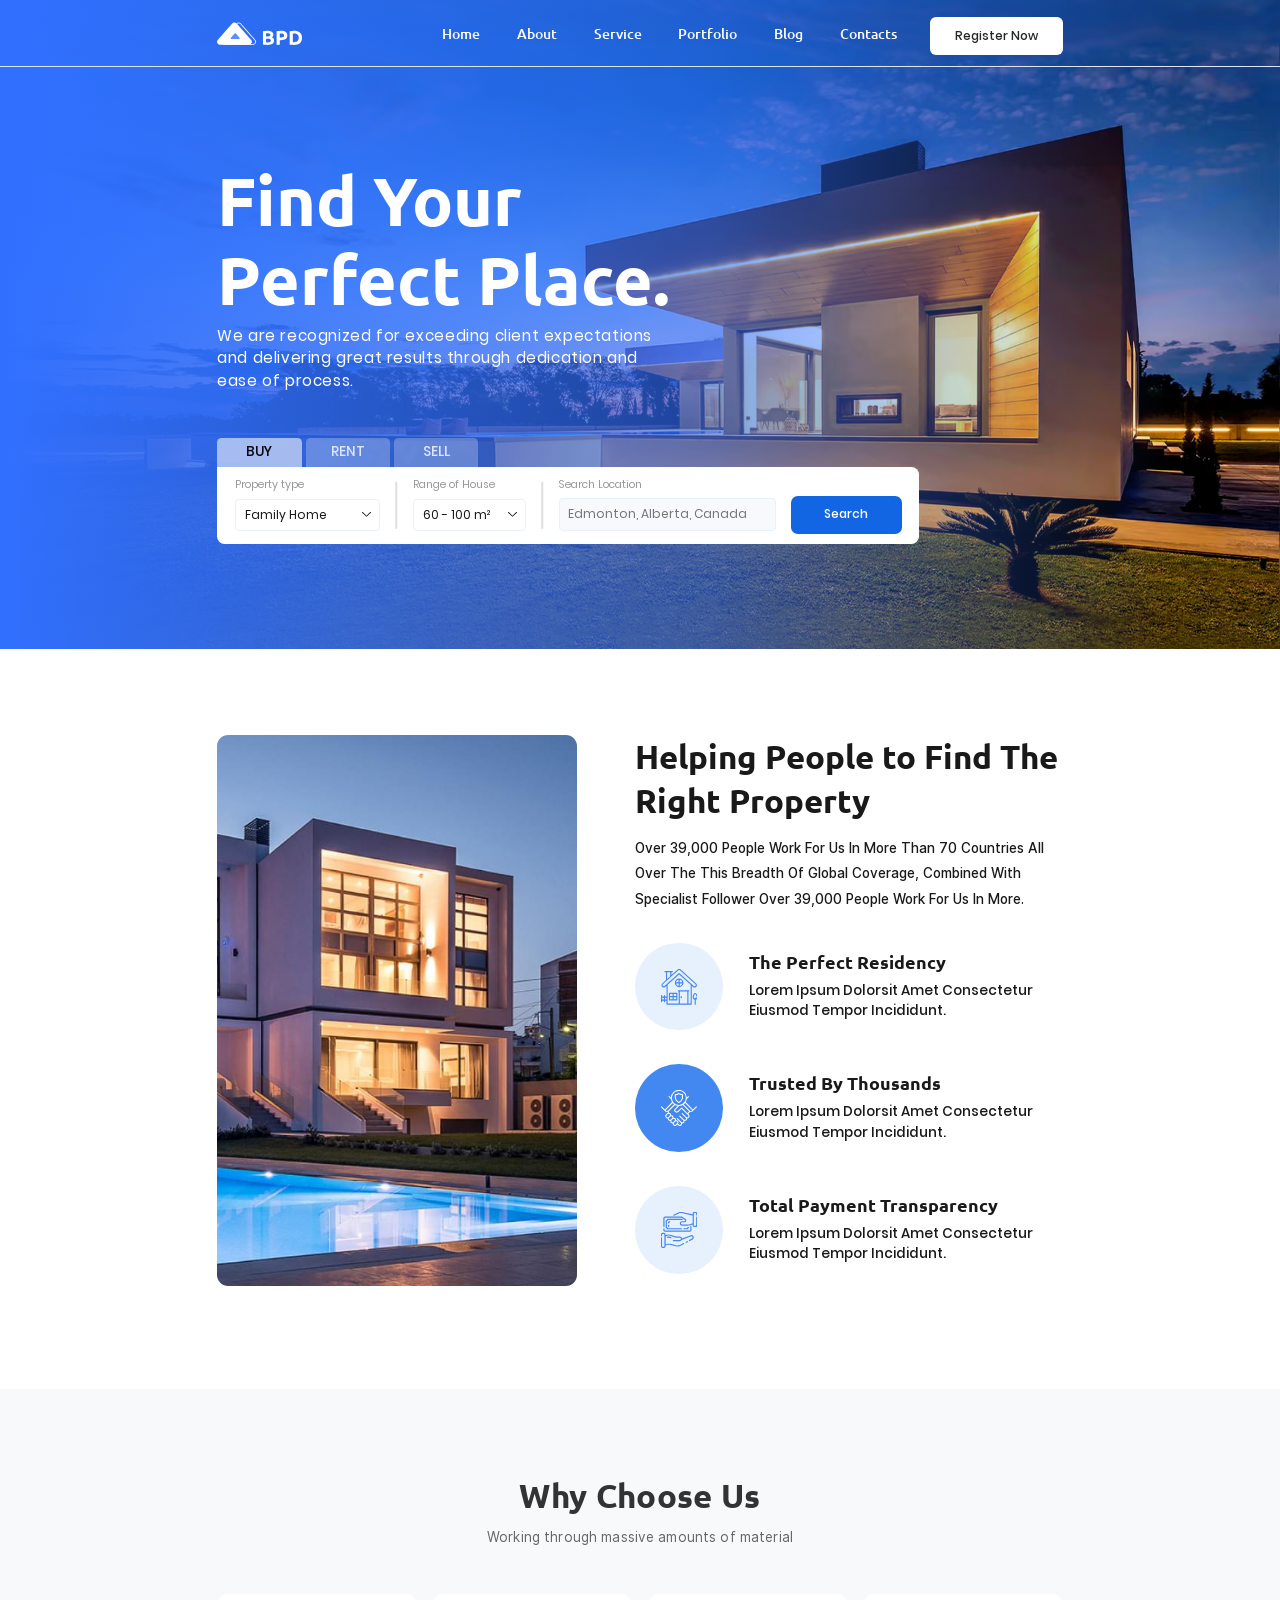
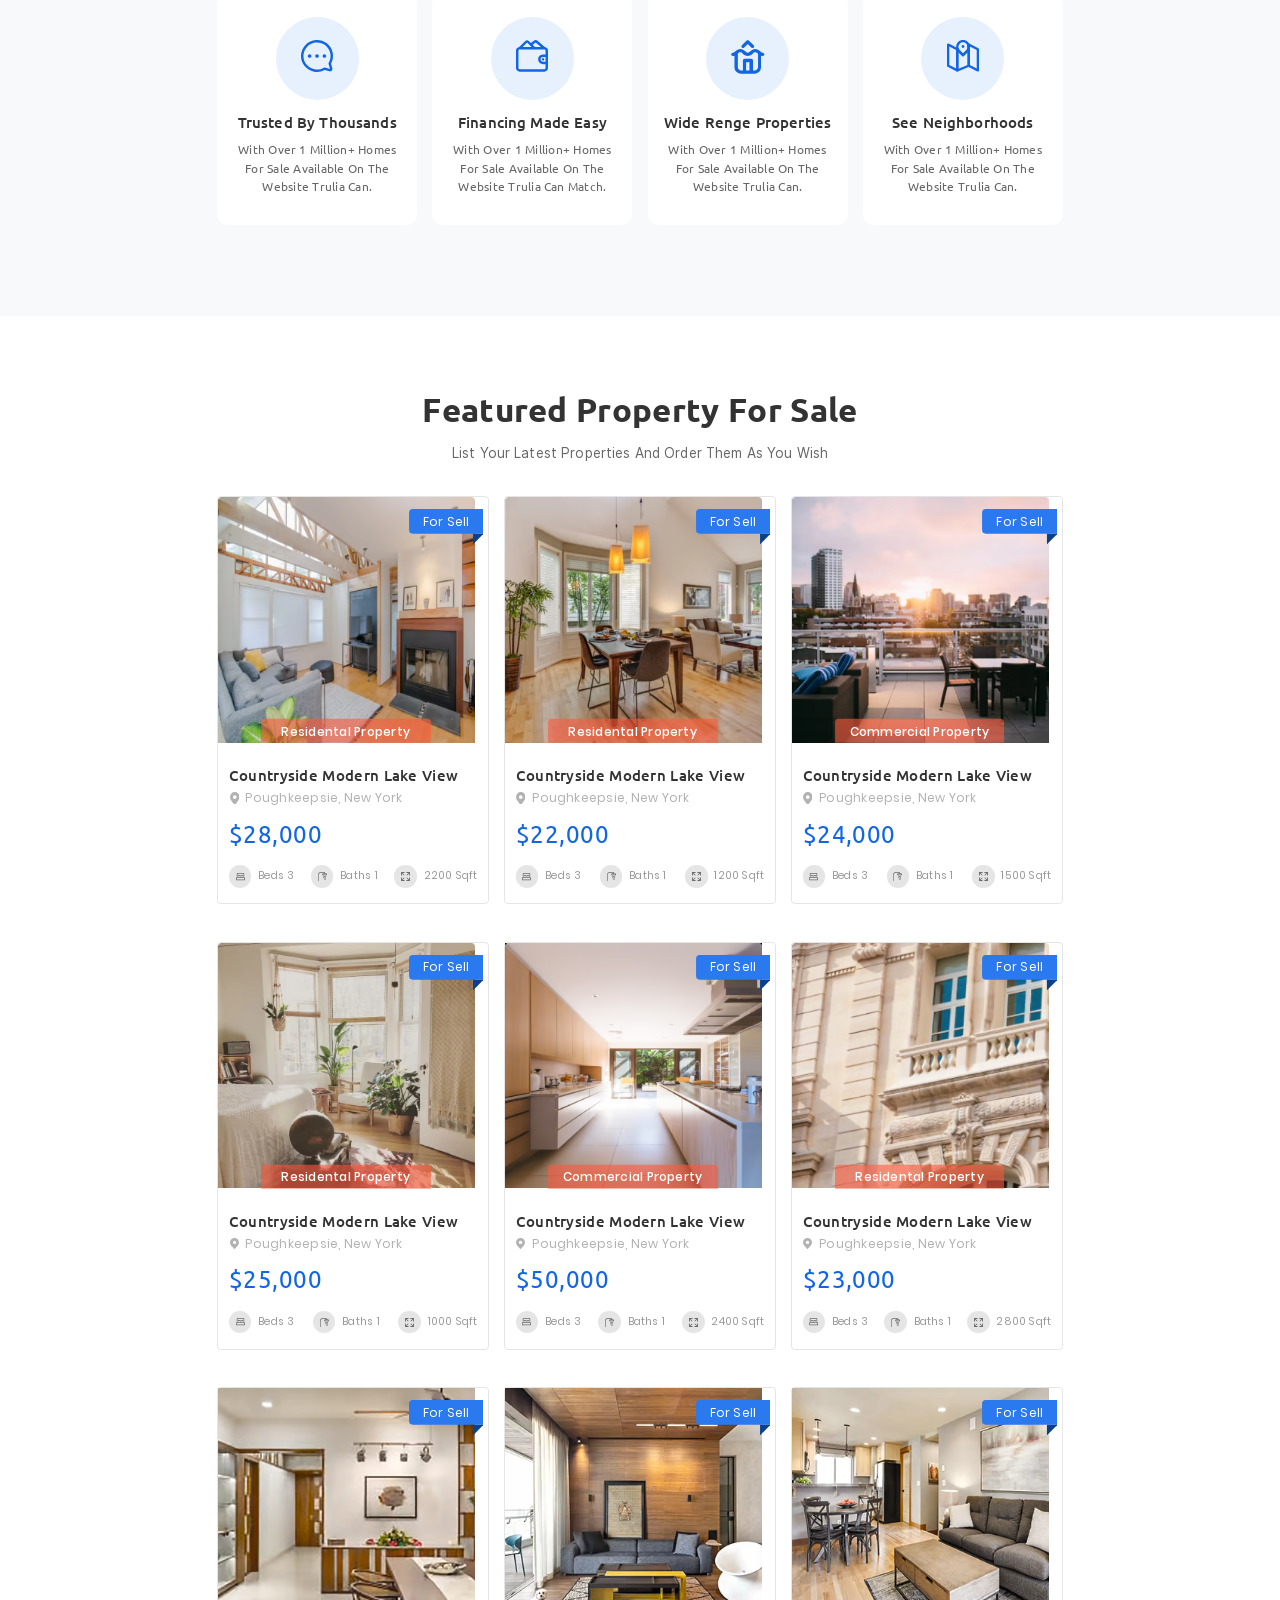
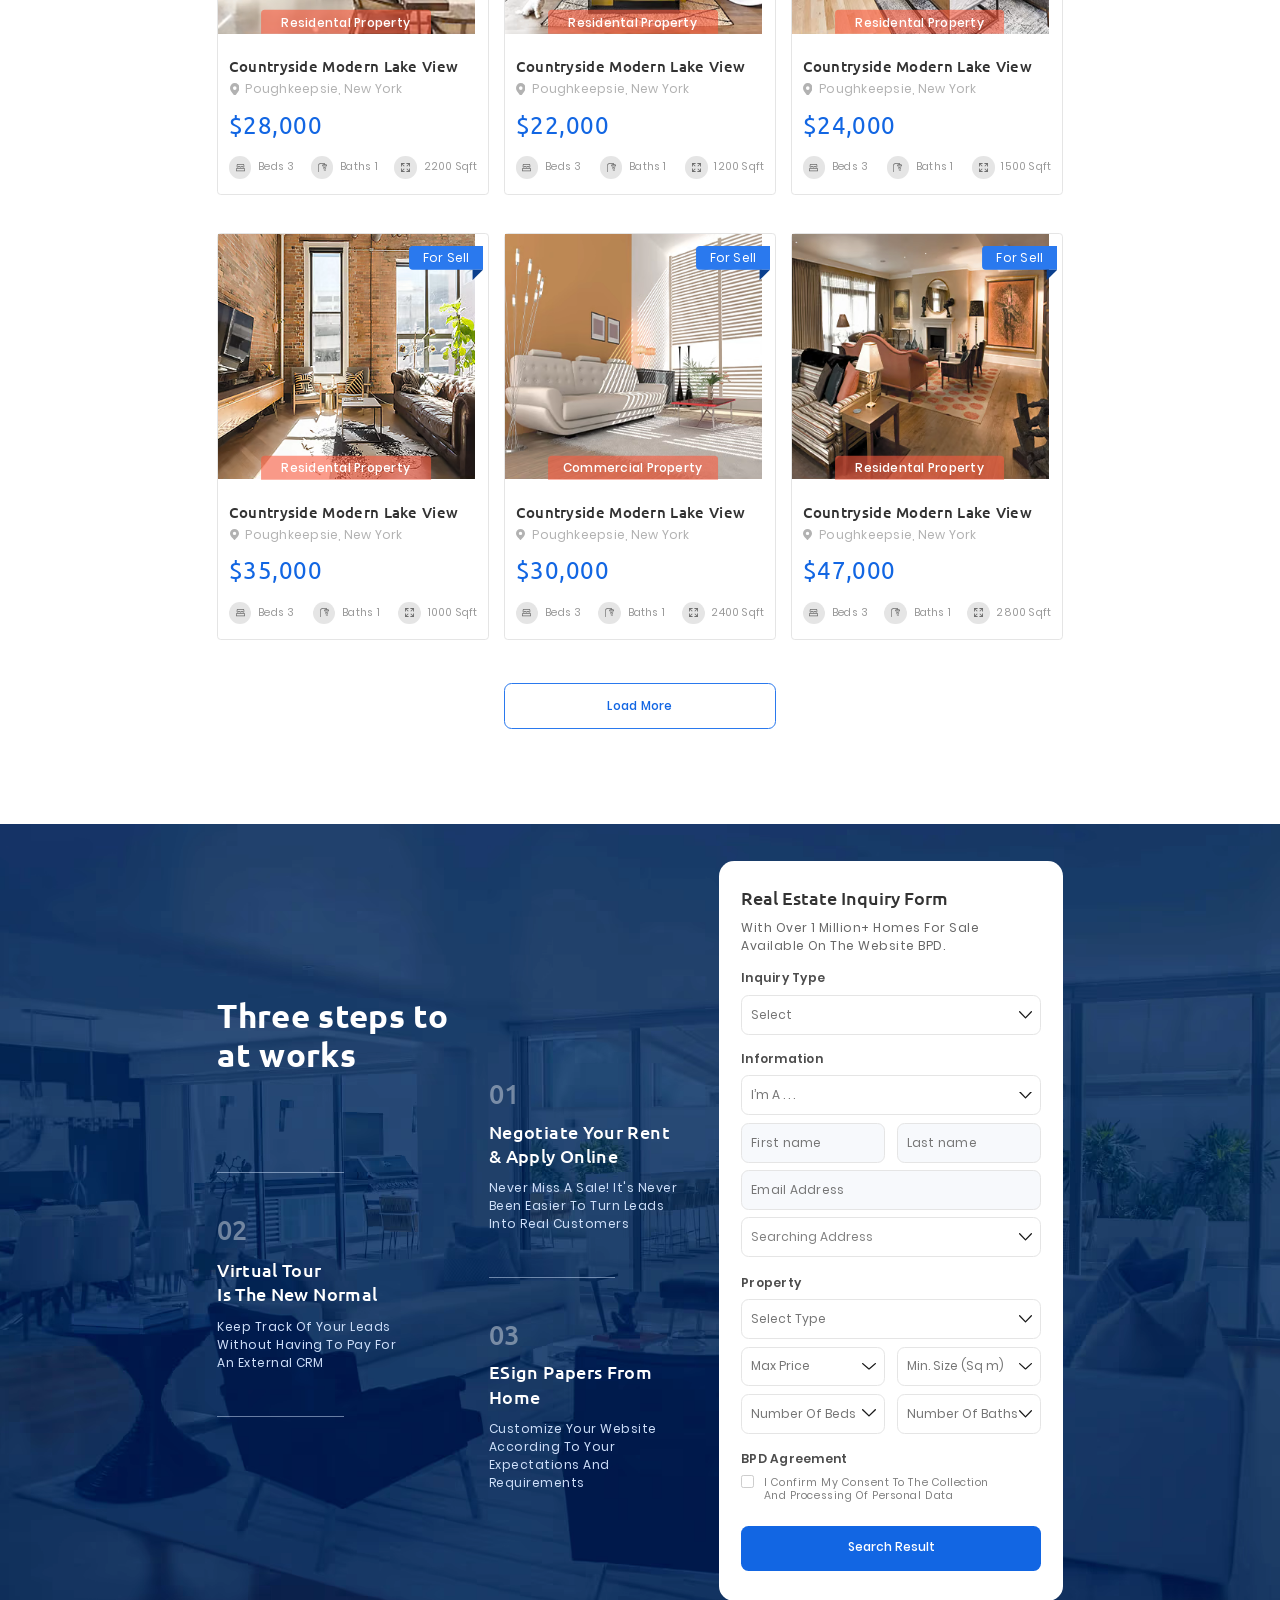
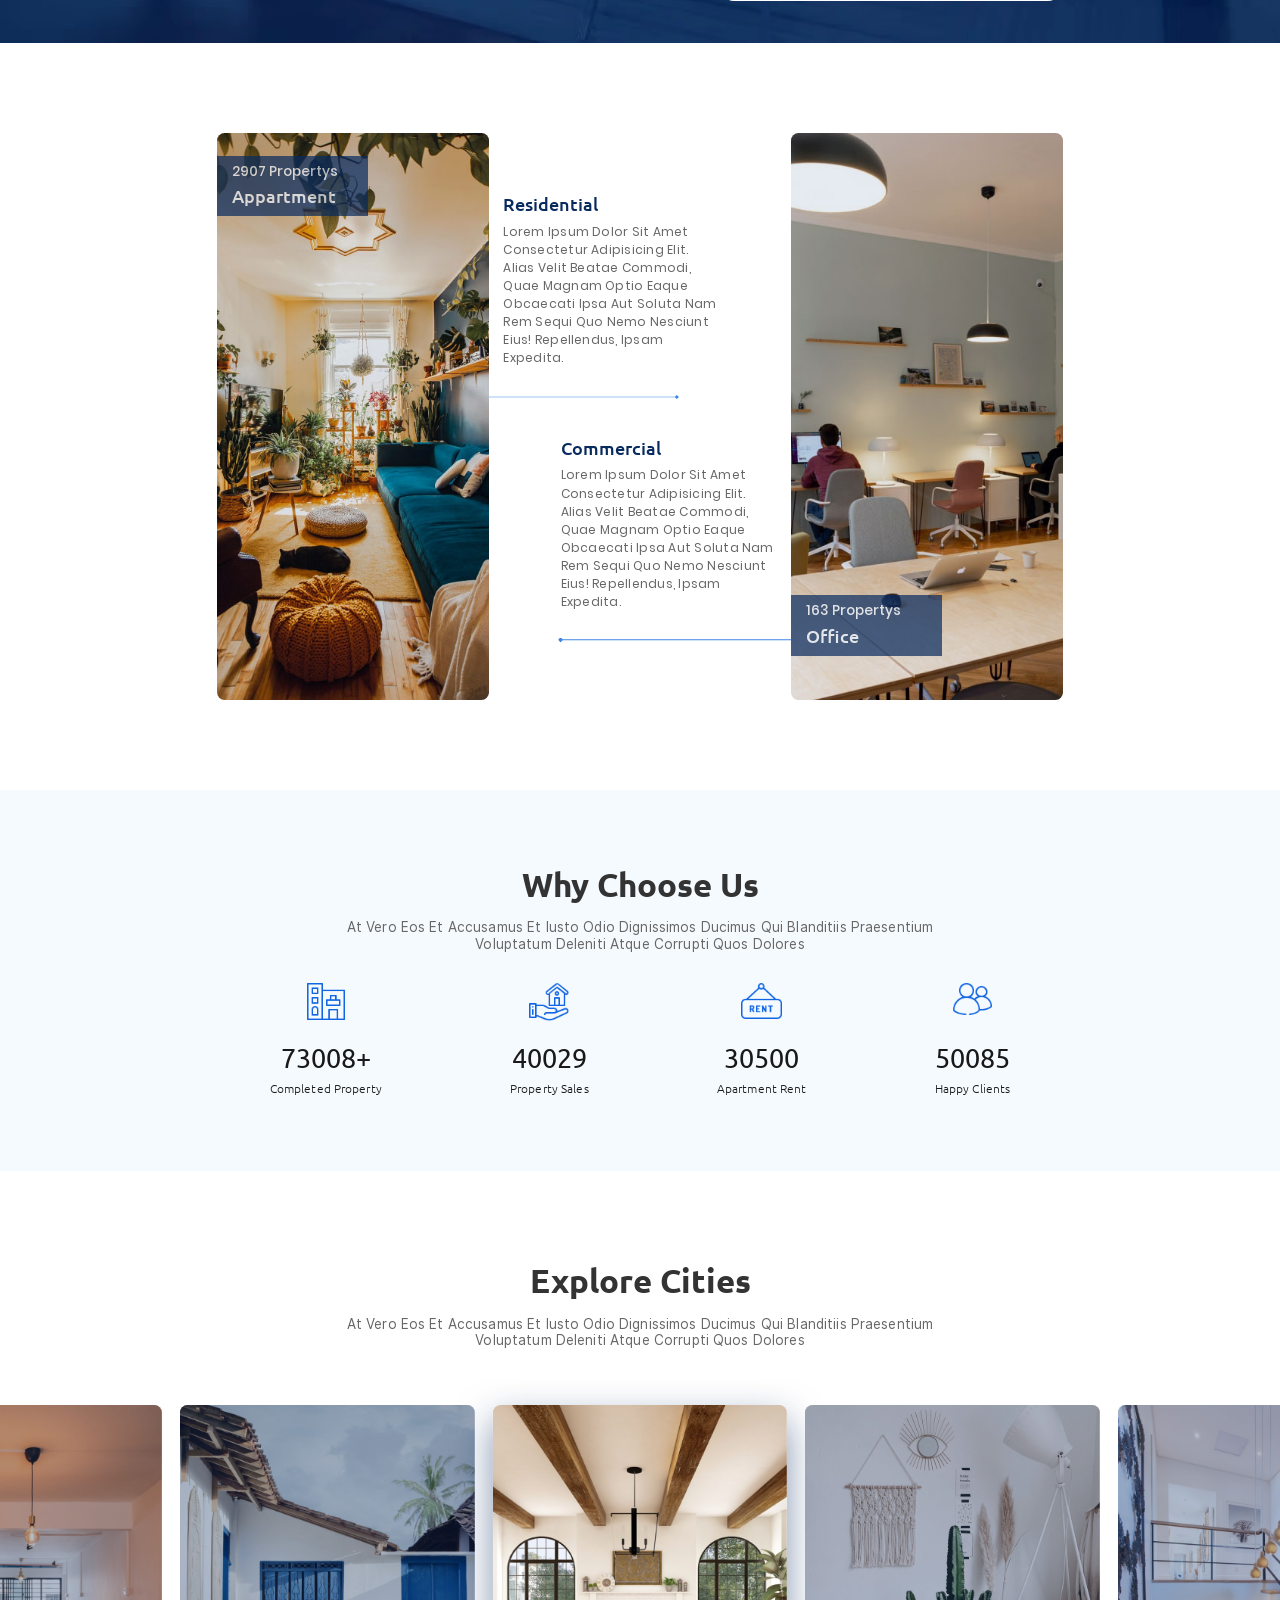
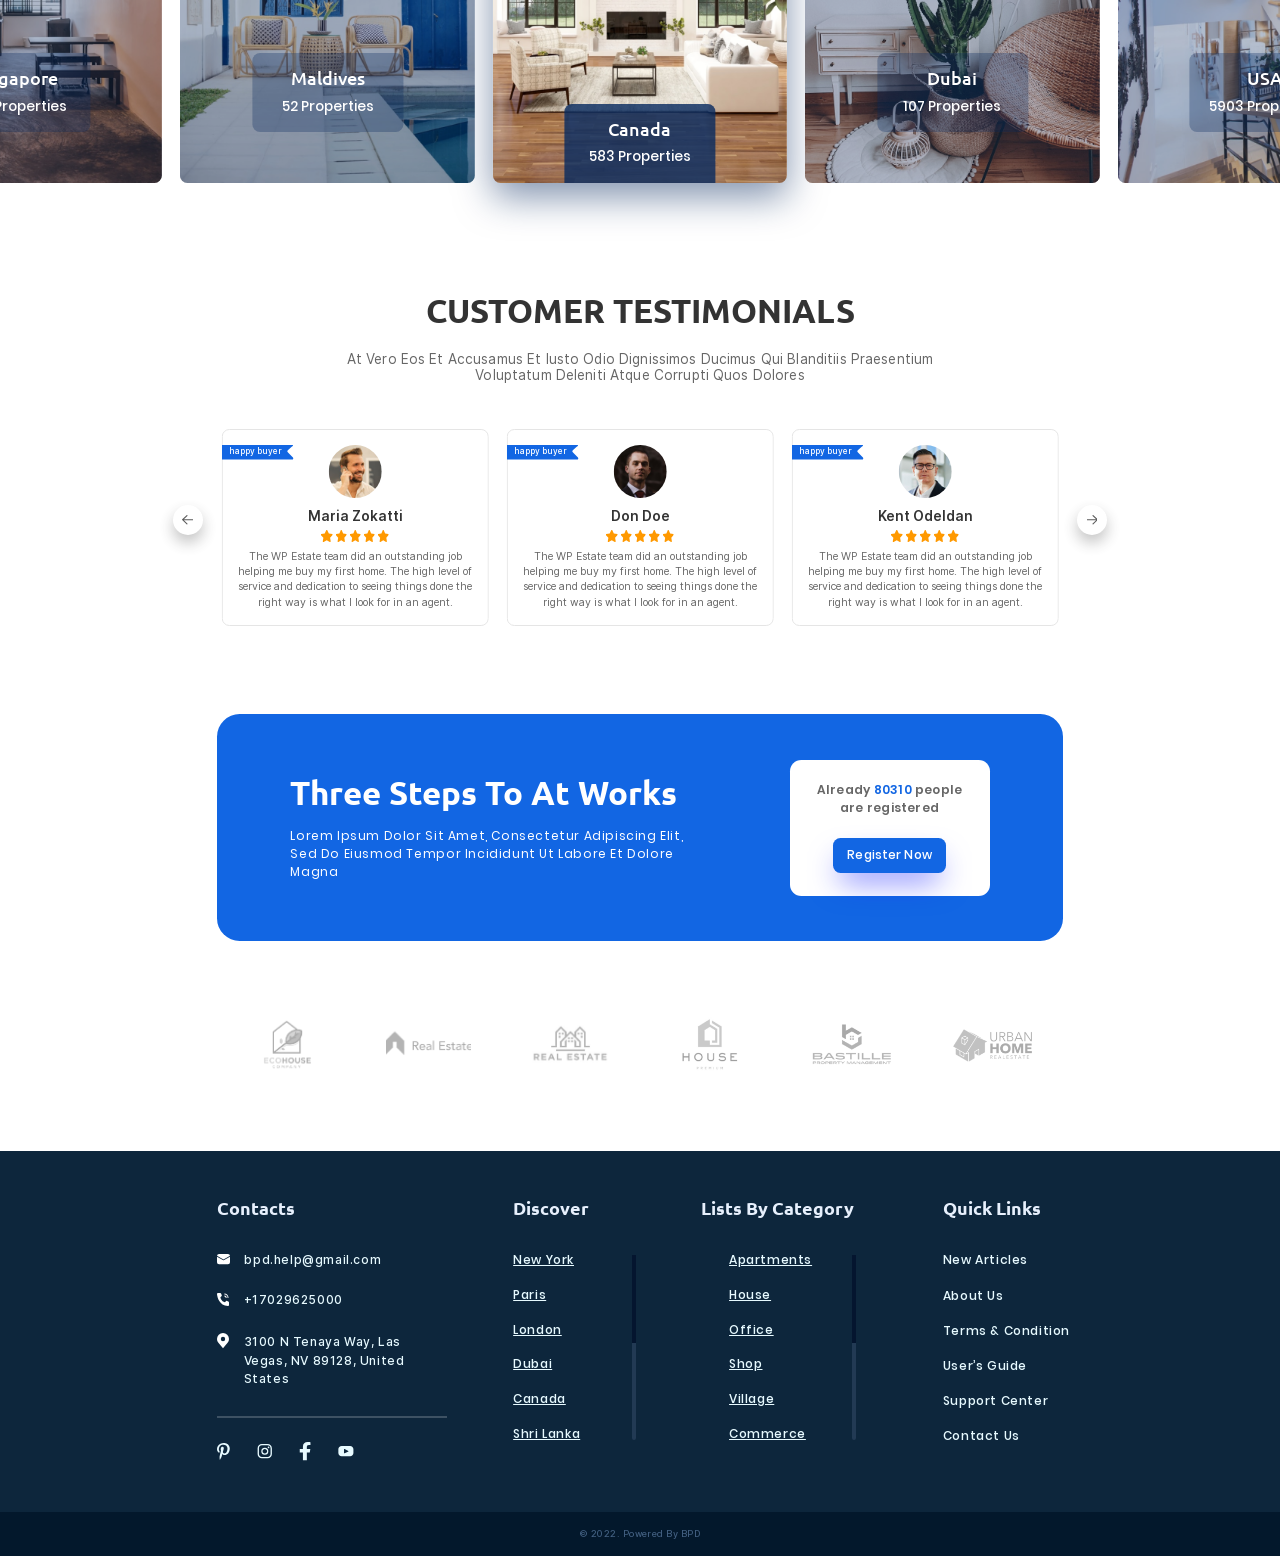
<file: index.html>
<!DOCTYPE html>
<html lang="en">
<head>
    <meta charset="UTF-8">
    <meta http-equiv="X-UA-Compatible" content="IE=edge">
    <meta name="viewport" content="width=device-width, initial-scale=1.0">
    <link rel="stylesheet" href="css/style.css">
    <link rel="stylesheet" href="css/swiper-bundle.min.css">
    <script defer src="js/script.min.js"></script> 
    <title>BPD</title>
</head>
<body>
    <nav class="header__line" id="header-line">
        <div class="container">
            <div class="header__wrapper">
                <div class="header__logo">
                    <img loading="lazy" src="img/header/bpd-logo.svg" alt="">
                </div>
                <div class="header__items">
                    <div class="header__mainmenu">
                        <a href="#" class="header__item header__item--style">Home</a>
                        <a href="#" class="header__item header__item--style">About</a>
                        <a href="#" class="header__item header__item--style">Service</a>
                        <a href="#" class="header__item header__item--style">Portfolio</a>
                        <a href="#" class="header__item header__item--style">Blog</a>
                        <a href="#" class="header__item header__item--last header__item--style">Contacts</a>
                    </div>
                    <div class="header__button header__button--style">
                        <button type="button">Register Now</button>
                    </div>
                </div>
                <div class="header__burger"></div>
            </div>
        </div> 
        <div class="mobile-menu">
            <div class="header__mainmenu-mob">
                <a href="#" class="header__item-mob header__item-mob--style">Home</a>
                <a href="#" class="header__item-mob header__item-mob--style">About</a>
                <a href="#" class="header__item-mob header__item-mob--style">Service</a>
                <a href="#" class="header__item-mob header__item-mob--style">Portfolio</a>
                <a href="#" class="header__item-mob header__item-mob--style">Blog</a>
                <a href="#" class="header__item-mob header__item-mob--style">Contacts</a>
            </div>
            <div class="header__button-2 header__button-2--style">
                <button type="button">Register Now</button>
            </div>
            <nav class="header__line">
                <div class="header__back-mob">
                    <div class="container"> 
                        <div class="header__back-mob--wrap">
                            <div class="header__logo">
                                <img loading="lazy" src="img/header/bpd-logo.svg" alt="">
                            </div>
                            <div class="header__cross">
                                <img loading="lazy" src="img/header/cross.svg" alt="">
                            </div>
                        </div>
                    </div> 
                </div>
            </nav>
        </div>
    </nav>
    <div class="header__imageback">
        <picture loading="lazy">
            <source media="(min-width: 55em)" srcset="img/header/building_big.avif" type="image/avif">
            <source media="(min-width: 55em)" srcset="img/header/building_big.webp" type="image/webp">
            <source media="(min-width: 55em)" srcset="img/header/building_big.jpg" type="image/jpg">
            <source media="(min-width: 35.5em) and (max-width: 54.99em)" srcset="img/header/building_tablets.avif" type="image/avif">
            <source media="(min-width: 35.5em) and (max-width: 54.99em)" srcset="img/header/building_tablets.webp" type="image/webp">
            <source media="(min-width: 35.5em) and (max-width: 54.99em)" srcset="img/header/building_tablets.jpg" type="image/jpg">
            <source media="(max-width: 35.49em)" srcset="img/header/building-mobile.avif" type="image/avif">
            <source media="(max-width: 35.49em)" srcset="img/header/building-mobile.jpg" type="image/jpg">
            <img src="img/header/building_big.jpg" alt="">
        </picture>
    </div>
    <header class="header">
        <div class="container"> 
            <h1 class="header__title header__title--style">Find Your Perfect Place.</h1>
            <p class="header__subtext header__subtext--style">
                We are recognized for exceeding client expectations and delivering 
                great results through dedication and ease of process.
            </p>
            <aside class="sales-block">
                <div class="sales-block__submenu">
                    <span class="sales-block__item sales-block__item--active">buy</span>
                    <span class="sales-block__item">rent</span>
                    <span class="sales-block__item">sell</span>
                </div>
                <div class="sales-block__wrapper">
                    <h4 class="sales-block__subscr order-i">Property type</h4>
                    <div class="select order-iv">
                        <div class="select__header select__header-1">
                            <span class="select__title">&nbsp;&nbsp;&nbsp;Family Home</span>
                            <img loading="lazy" src="img/header/arrowdown.svg" alt="">
                        </div>
                        <ul class="select__body">
                            <li class="select__item">&nbsp;&nbsp;&nbsp;Parking Place</li>
                            <li class="select__item">&nbsp;&nbsp;&nbsp;Willage</li>
                            <li class="select__item">&nbsp;&nbsp;&nbsp;Apartment</li>
                            <li class="select__item">&nbsp;&nbsp;&nbsp;Office</li>
                            <li class="select__item">&nbsp;&nbsp;&nbsp;Town House</li>
                            <li class="select__item">&nbsp;&nbsp;&nbsp;Family Home</li>
                        </ul>
                    </div>
                    <h4 class="sales-block__subscr sales-block__subscr-2 order-ii">Range of House</h4>
                    <div class="select order-v">
                        <div class="select__header select__header-2">
                            <div class="select__title-2">&nbsp;&nbsp;&nbsp;60 - 100 m&#178;</div>
                            <img loading="lazy" src="img/header/arrowdown.svg" alt="">
                        </div>
                        <ul class="select__body-2">
                            <li class="select__item-2">&nbsp;&nbsp;&nbsp;less 30 m&#178;</li>
                            <li class="select__item-2">&nbsp;&nbsp;&nbsp;30 - 60 m&#178;</li>
                            <li class="select__item-2">&nbsp;&nbsp;&nbsp;60 - 100 m&#178;</li>
                            <li class="select__item-2">&nbsp;&nbsp;&nbsp;100 - 200 m&#178;</li>
                            <li class="select__item-2">&nbsp;&nbsp;&nbsp;more of . . .</li>
                        </ul>
                    </div>
                    <h4 class="sales-block__subscr order-iii">Search Location</h4>
                    <div class="sales-block__search order-vi">
                        <input class="sales-block__search-input sales-block__search-input--style" type="text" placeholder="Edmonton, Alberta, Canada">
                    </div>
                    <div class="sales-block__button-1 order-vii">Search</div>
                    <div class="sales-block__button-2 order-viii">Register Now</div>
                </div> 
            </aside>
        </div>
    </header>
    <main>
        <section class="helping">
            <div class="container"> 
                <div class="helping__wrapper">
                    <div class="helping__imgwrap">
                        <div class="image-large">
                            <img loading="lazy" src="img/main/pool-large.jpg" alt="">
                        </div>
                        <div class="image-midle">
                            <img loading="lazy" src="img/main/pool-midle.jpg" alt="">
                        </div>
                        <div class="image-small">
                            <img loading="lazy" src="img/main/pool-small.jpg" alt="">
                        </div>
                        <div class="helping__texts">
                            <h2 class="helping__title">Helping People to Find The Right Property</h2>
                            <p class="helping__desc">Over 39,000 people work for us in more than 70 countries all over the This breadth of global coverage, combined with specialist follower <span>Over 39,000 people work for us in more.</span>
                            </p>
                            <ul class="helping__bonuses">
                                <li class="bonus">
                                    <div class="bonus__img">
                                        <img loading="lazy" src="img/main/home.svg" alt="">
                                    </div>
                                    <div class="bonus__subtexts">
                                        <h3 class="bonus__title">The Perfect Residency</h3>
                                        <p class="bonus__desc">Lorem ipsum dolorsit amet consectetur eiusmod tempor incididunt.</p>
                                    </div>
                                </li>
                                <li class="bonus">
                                    <div class="bonus__img bonus__img02">
                                        <img loading="lazy" src="img/main/deal.svg" alt="">
                                    </div>
                                    <div class="bonus__subtexts">
                                        <h3 class="bonus__title">Trusted By Thousands</h3>
                                        <p class="bonus__desc">Lorem ipsum dolorsit amet consectetur eiusmod tempor incididunt.</p>
                                    </div>
                                </li>
                                <li class="bonus">
                                    <div class="bonus__img">
                                        <img loading="lazy" src="img/main/pay.svg" alt="">
                                    </div>
                                    <div class="bonus__subtexts">
                                        <h3 class="bonus__title">Total Payment Transparency</h3>
                                        <p class="bonus__desc">Lorem ipsum dolorsit amet consectetur eiusmod tempor incididunt.</p>
                                    </div>
                                </li>
                            </ul>
                        </div>
                    </div>
                </div>
            </div> 
        </section>
        <section class="competencies">
            <div class="container">
                <h2 class="competencies__title">Why Choose Us</h2>
                <p class="competencies__desc">Working through massive amounts of material</p>
                <div class="container-2">
                    <ul class="competencies__wrapper">
                        <li class="reasons">
                            <div class="reasons__icon"></div>
                            <h3 class="reasons__title">Trusted By Thousands</h3>
                            <p class="reasons__desc">With over 1 million+ homes for sale available on the website Trulia can.</p>
                        </li>
                        <li class="reasons">
                            <div class="reasons__icon"></div>
                            <h3 class="reasons__title">Financing Made Easy</h3>
                            <p class="reasons__desc">With over 1 million+ homes for sale available on the website Trulia can match.</p>
                        </li>
                        <li class="reasons">
                            <div class="reasons__icon"></div>
                            <h3 class="reasons__title">Wide Renge Properties</h3>
                            <p class="reasons__desc">With over 1 million+ homes for sale available on the website Trulia can.</p>
                        </li>
                        <li class="reasons">
                            <div class="reasons__icon"></div>
                            <h3 class="reasons__title">See Neighborhoods</h3>
                            <p class="reasons__desc">With over 1 million+ homes for sale available on the website Trulia can.</p>
                        </li>
                    </ul>
                </div>
            </div>
        </section>
        <section class="offers">
            <div class="container"> 
                <h2 class="offers__title">Featured Property For Sale</h2>
                <p class="offers__desc">List your latest properties and order them as you wish</p>
                <div class="offers__wrapper">
                    <div class="card">
                        <div class="card__img">
                            <div class="card__for-sell">For Sell
                            </div>
                            <div class="card__hearth"></div>
                            <div class="card__comeback"></div>
                            <div class="card__type">Residental Property
                            </div>
                            <picture loading="lazy">
                                <source srcset="img/main/card/property-01.avif" type="image/avif">
                                <source srcset="img/main/card/property-01.jpg" type="image/jpg">
                                <img src="img/main/card/property-01.jpg" alt="">
                            </picture>
                        </div>
                        <h3 class="card__title">Countryside Modern Lake View</h3>
                        <div class="card__location">Poughkeepsie, New York</div>
                        <div class="card__price">$28,000</div>
                        <div class="card__conditions">
                            <div class="beds">
                                <div class="beds__icon"></div>
                                <div class="amount">Beds 3</div>
                                <div class="amount-mob">3</div>
                            </div>
                            <div class="baths">
                                <div class="baths__icon"></div>
                                <div class="amount">Baths 1</div>
                                <div class="amount-mob">1</div>
                            </div>
                            <div class="square">
                                <div class="square__icon"></div>
                                <div class="amount">2200 Sqft</div>
                                <div class="amount-mob">2200</div>
                            </div>
                        </div>
                    </div>
                    <div class="card">
                        <div class="card__img">
                            <div class="card__for-sell">For Sell
                            </div>
                            <div class="card__hearth"></div>
                            <div class="card__comeback"></div>
                            <div class="card__type">Residental Property
                            </div>
                            <picture loading="lazy">
                                <source srcset="img/main/card/property-02.avif" type="image/avif">
                                <source srcset="img/main/card/property-02.jpg" type="image/jpg">
                                <img src="img/main/card/property-02.jpg" alt="">
                            </picture>
                        </div>
                        <h3 class="card__title">Countryside Modern Lake View</h3>
                        <div class="card__location">Poughkeepsie, New York</div>
                        <div class="card__price">$22,000</div>
                        <div class="card__conditions">
                            <div class="beds">
                                <div class="beds__icon"></div>
                                <div class="amount">Beds 3</div>
                                <div class="amount-mob">3</div>
                            </div>
                            <div class="baths">
                                <div class="baths__icon"></div>
                                <div class="amount">Baths 1</div>
                                <div class="amount-mob">1</div>
                            </div>
                            <div class="square">
                                <div class="square__icon"></div>
                                <div class="amount">1200 Sqft</div>
                                <div class="amount-mob">1200</div>
                            </div>
                        </div>
                    </div>
                    <div class="card">
                        <div class="card__img">
                            <div class="card__for-sell">For Sell
                            </div>
                            <div class="card__hearth"></div>
                            <div class="card__comeback"></div>
                            <div class="card__type">Commercial Property
                            </div>
                            <picture loading="lazy">
                                <source srcset="img/main/card/property-03.avif" type="image/avif">
                                <source srcset="img/main/card/property-03.jpg" type="image/jpg">
                                <img src="img/main/card/property-03.jpg" alt="">
                            </picture>
                        </div>
                        <h3 class="card__title">Countryside Modern Lake View</h3>
                        <div class="card__location">Poughkeepsie, New York</div>
                        <div class="card__price">$24,000</div>
                        <div class="card__conditions">
                            <div class="beds">
                                <div class="beds__icon"></div>
                                <div class="amount">Beds 3</div>
                                <div class="amount-mob">3</div>
                            </div>
                            <div class="baths">
                                <div class="baths__icon"></div>
                                <div class="amount">Baths 1</div>
                                <div class="amount-mob">1</div>
                            </div>
                            <div class="square">
                                <div class="square__icon"></div>
                                <div class="amount">1500 Sqft</div>
                                <div class="amount-mob">1500</div>
                            </div>
                        </div>
                    </div>
                    <div class="card">
                        <div class="card__img">
                            <div class="card__for-sell">For Sell
                            </div>
                            <div class="card__hearth"></div>
                            <div class="card__comeback"></div>
                            <div class="card__type">Residental Property
                            </div>
                            <picture loading="lazy">
                                <source srcset="img/main/card/property-04.avif" type="image/avif">
                                <source srcset="img/main/card/property-04.jpg" type="image/jpg">
                                <img src="img/main/card/property-04.jpg" alt="">
                            </picture>
                            </div>
                        <h3 class="card__title">Countryside Modern Lake View</h3>
                        <div class="card__location">Poughkeepsie, New York</div>
                        <div class="card__price">$25,000</div>
                        <div class="card__conditions">
                            <div class="beds">
                                <div class="beds__icon"></div>
                                <div class="amount">Beds 3</div>
                                <div class="amount-mob">3</div>
                            </div>
                            <div class="baths">
                                <div class="baths__icon"></div>
                                <div class="amount">Baths 1</div>
                                <div class="amount-mob">1</div>
                            </div>
                            <div class="square">
                                <div class="square__icon"></div>
                                <div class="amount">1000 Sqft</div>
                                <div class="amount-mob">1000</div>
                            </div>
                        </div>
                    </div>
                    <div class="card">
                        <div class="card__img">
                            <div class="card__for-sell">For Sell
                            </div>
                            <div class="card__hearth"></div>
                            <div class="card__comeback"></div>
                            <div class="card__type">Commercial Property
                            </div>
                            <picture loading="lazy">
                                <source srcset="img/main/card/property-05.avif" type="image/avif">
                                <source srcset="img/main/card/property-05.jpg" type="image/jpg">
                                <img src="img/main/card/property-05.jpg" alt="">
                            </picture>
                            </div>
                        <h3 class="card__title">Countryside Modern Lake View</h3>
                        <div class="card__location">Poughkeepsie, New York</div>
                        <div class="card__price">$50,000</div>
                        <div class="card__conditions">
                            <div class="beds">
                                <div class="beds__icon"></div>
                                <div class="amount">Beds 3</div>
                                <div class="amount-mob">3</div>
                            </div>
                            <div class="baths">
                                <div class="baths__icon"></div>
                                <div class="amount">Baths 1</div>
                                <div class="amount-mob">1</div>
                            </div>
                            <div class="square">
                                <div class="square__icon"></div>
                                <div class="amount">2400 Sqft</div>
                                <div class="amount-mob">2400</div>
                            </div>
                        </div>
                    </div>
                    <div class="card">
                        <div class="card__img">
                            <div class="card__for-sell">For Sell
                            </div>
                            <div class="card__hearth"></div>
                            <div class="card__comeback"></div>
                            <div class="card__type">Residental Property
                            </div>
                            <picture loading="lazy">
                                <source srcset="img/main/card/property-06.avif" type="image/avif">
                                <source srcset="img/main/card/property-06.jpg" type="image/jpg">
                                <img src="img/main/card/property-06.jpg" alt="">
                            </picture>
                            </div>
                        <h3 class="card__title">Countryside Modern Lake View</h3>
                        <div class="card__location">Poughkeepsie, New York</div>
                        <div class="card__price">$23,000</div>
                        <div class="card__conditions">
                            <div class="beds">
                                <div class="beds__icon"></div>
                                <div class="amount">Beds 3</div>
                                <div class="amount-mob">3</div>
                            </div>
                            <div class="baths">
                                <div class="baths__icon"></div>
                                <div class="amount">Baths 1</div>
                                <div class="amount-mob">1</div>
                            </div>
                            <div class="square">
                                <div class="square__icon"></div>
                                <div class="amount">2800 Sqft</div>
                                <div class="amount-mob">2800</div>
                            </div>
                        </div>
                    </div>
                    <div class="card">
                        <div class="card__img">
                            <div class="card__for-sell">For Sell
                            </div>
                            <div class="card__hearth"></div>
                            <div class="card__comeback"></div>
                            <div class="card__type">Residental Property
                            </div>
                            <picture loading="lazy">
                                <source srcset="img/main/card/property-07.avif" type="image/avif">
                                <source srcset="img/main/card/property-07.jpg" type="image/jpg">
                                <img src="img/main/card/property-07.jpg" alt="">
                            </picture>
                            </div>
                        <h3 class="card__title">Countryside Modern Lake View</h3>
                        <div class="card__location">Poughkeepsie, New York</div>
                        <div class="card__price">$28,000</div>
                        <div class="card__conditions">
                            <div class="beds">
                                <div class="beds__icon"></div>
                                <div class="amount">Beds 3</div>
                                <div class="amount-mob">3</div>
                            </div>
                            <div class="baths">
                                <div class="baths__icon"></div>
                                <div class="amount">Baths 1</div>
                                <div class="amount-mob">1</div>
                            </div>
                            <div class="square">
                                <div class="square__icon"></div>
                                <div class="amount">2200 Sqft</div>
                                <div class="amount-mob">2200</div>
                            </div>
                        </div>
                    </div>
                    <div class="card">
                        <div class="card__img">
                            <div class="card__for-sell">For Sell
                            </div>
                            <div class="card__hearth"></div>
                            <div class="card__comeback"></div>
                            <div class="card__type">Residental Property
                            </div>
                            <picture loading="lazy">
                                <source srcset="img/main/card/property-08.avif" type="image/avif">
                                <source srcset="img/main/card/property-08.jpg" type="image/jpg">
                                <img src="img/main/card/property-08.jpg" alt="">
                            </picture>
                            </div>
                        <h3 class="card__title">Countryside Modern Lake View</h3>
                        <div class="card__location">Poughkeepsie, New York</div>
                        <div class="card__price">$22,000</div>
                        <div class="card__conditions">
                            <div class="beds">
                                <div class="beds__icon"></div>
                                <div class="amount">Beds 3</div>
                                <div class="amount-mob">3</div>
                            </div>
                            <div class="baths">
                                <div class="baths__icon"></div>
                                <div class="amount">Baths 1</div>
                                <div class="amount-mob">1</div>
                            </div>
                            <div class="square">
                                <div class="square__icon"></div>
                                <div class="amount">1200 Sqft</div>
                                <div class="amount-mob">1200</div>
                            </div>
                        </div>
                    </div>
                    <div class="card">
                        <div class="card__img">
                            <div class="card__for-sell">For Sell
                            </div>
                            <div class="card__hearth"></div>
                            <div class="card__comeback"></div>
                            <div class="card__type">Residental Property
                            </div>
                            <picture loading="lazy">
                                <source srcset="img/main/card/property-09.avif" type="image/avif">
                                <source srcset="img/main/card/property-09.jpg" type="image/jpg">
                                <img src="img/main/card/property-09.jpg" alt="">
                            </picture>
                            </div>
                        <h3 class="card__title">Countryside Modern Lake View</h3>
                        <div class="card__location">Poughkeepsie, New York</div>
                        <div class="card__price">$24,000</div>
                        <div class="card__conditions">
                            <div class="beds">
                                <div class="beds__icon"></div>
                                <div class="amount">Beds 3</div>
                                <div class="amount-mob">3</div>
                            </div>
                            <div class="baths">
                                <div class="baths__icon"></div>
                                <div class="amount">Baths 1</div>
                                <div class="amount-mob">1</div>
                            </div>
                            <div class="square">
                                <div class="square__icon"></div>
                                <div class="amount">1500 Sqft</div>
                                <div class="amount-mob">1500</div>
                            </div>
                        </div>
                    </div>
                    <div class="card">
                        <div class="card__img">
                            <div class="card__for-sell">For Sell
                            </div>
                            <div class="card__hearth"></div>
                            <div class="card__comeback"></div>
                            <div class="card__type">Residental Property
                            </div>
                            <picture loading="lazy">
                                <source srcset="img/main/card/property-10.avif" type="image/avif">
                                <source srcset="img/main/card/property-10.jpg" type="image/jpg">
                                <img src="img/main/card/property-10.jpg" alt="">
                            </picture>
                            </div>
                        <h3 class="card__title">Countryside Modern Lake View</h3>
                        <div class="card__location">Poughkeepsie, New York</div>
                        <div class="card__price">$35,000</div>
                        <div class="card__conditions">
                            <div class="beds">
                                <div class="beds__icon"></div>
                                <div class="amount">Beds 3</div>
                                <div class="amount-mob">3</div>
                            </div>
                            <div class="baths">
                                <div class="baths__icon"></div>
                                <div class="amount">Baths 1</div>
                                <div class="amount-mob">1</div>
                            </div>
                            <div class="square">
                                <div class="square__icon"></div>
                                <div class="amount">1000 Sqft</div>
                                <div class="amount-mob">1000</div>
                            </div>
                        </div>
                    </div>
                    <div class="card">
                        <div class="card__img">
                            <div class="card__for-sell">For Sell
                            </div>
                            <div class="card__hearth"></div>
                            <div class="card__comeback"></div>
                            <div class="card__type">Commercial Property
                            </div>
                            <picture loading="lazy">
                                <source srcset="img/main/card/property-11.avif" type="image/avif">
                                <source srcset="img/main/card/property-11.jpg" type="image/jpg">
                                <img src="img/main/card/property-11.jpg" alt="">
                            </picture>
                            </div>
                        <h3 class="card__title">Countryside Modern Lake View</h3>
                        <div class="card__location">Poughkeepsie, New York</div>
                        <div class="card__price">$30,000</div>
                        <div class="card__conditions">
                            <div class="beds">
                                <div class="beds__icon"></div>
                                <div class="amount">Beds 3</div>
                                <div class="amount-mob">3</div>
                            </div>
                            <div class="baths">
                                <div class="baths__icon"></div>
                                <div class="amount">Baths 1</div>
                                <div class="amount-mob">1</div>
                            </div>
                            <div class="square">
                                <div class="square__icon"></div>
                                <div class="amount">2400 Sqft</div>
                                <div class="amount-mob">2400</div>
                            </div>
                        </div>
                    </div>
                    <div class="card">
                        <div class="card__img">
                            <div class="card__for-sell">For Sell
                            </div>
                            <div class="card__hearth"></div>
                            <div class="card__comeback"></div>
                            <div class="card__type">Residental Property
                            </div>
                            <picture loading="lazy">
                                <source srcset="img/main/card/property-12.avif" type="image/avif">
                                <source srcset="img/main/card/property-12.jpg" type="image/jpg">
                                <img src="img/main/card/property-12.jpg" alt="">
                            </picture>
                            </div>
                        <h3 class="card__title">Countryside Modern Lake View</h3>
                        <div class="card__location">Poughkeepsie, New York</div>
                        <div class="card__price">$47,000</div>
                        <div class="card__conditions">
                            <div class="beds">
                                <div class="beds__icon"></div>
                                <div class="amount">Beds 3</div>
                                <div class="amount-mob">3</div>
                            </div>
                            <div class="baths">
                                <div class="baths__icon"></div>
                                <div class="amount">Baths 1</div>
                                <div class="amount-mob">1</div>
                            </div>
                            <div class="square">
                                <div class="square__icon"></div>
                                <div class="amount">2800 Sqft</div>
                                <div class="amount-mob">2800</div>
                            </div>
                        </div>
                    </div>
                </div>
                <div class="offers__button">
                    <button class="button" type="button">Load More</button>
                </div>
            </div>
        </section>
        <aside class="inquiry-form">
            <div class="inquiry-form__back">
                <picture loading="lazy">
                    <source media="(min-width: 55em)" srcset="img/main/form/form-big.avif" type="image/avif">
                    <source media="(min-width: 55em)" srcset="img/main/form/form-big.webp" type="image/webp">
                    <source media="(min-width: 55em)" srcset="img/main/form/form-big.jpg" type="image/jpg">
                    <source media="(min-width: 35.5em) and (max-width: 54.99em)" srcset="img/main/form/form-middle.avif" type="image/avif">
                    <source media="(min-width: 35.5em) and (max-width: 54.99em)" srcset="img/main/form/form-middle.webp" type="image/webp">
                    <source media="(min-width: 35.5em) and (max-width: 54.99em)" srcset="img/main/form/form-middle.jpg" type="image/jpg">
                    <source media="(max-width: 35.49em)" srcset="img/main/form/form-smile.avif" type="image/avif">
                    <source media="(max-width: 35.49em)" srcset="img/main/form/form-smile.jpg" type="image/jpg">
                    <img src="img/main/form/form-big.jpg" alt="">
                </picture>
                <div class="container">
                    <h2 class="inquiry-form__title2">Three steps to at works</h2>
                    <div class="inquiry-form__wrapper">
                        <div class="inquiry-form__texts">
                            <h2 class="inquiry-form__title">Three steps to at works</h2>
                            <ul class="inquiry-form__how-work">
                                <li class="steps s1">
                                    <div class="steps__line-first"></div>
                                    <div class="steps__number">01</div>
                                    <h3 class="steps__title">Negotiate your rent & apply online</h3>
                                    <p class="steps__desc">Never miss a sale! It's never been easier to turn leads into real customers</p>
                                    <div class="steps__line-last2"></div>
                                </li>
                                <li class="steps s2">
                                    <div class="steps__line"></div>
                                    <div class="steps__number">02</div>
                                    <h3 class="steps__title2">Virtual tour</h3>
                                    <h3 class="steps__title">is the new normal</h3>
                                    <p class="steps__desc">Keep track of your leads without having to pay for an external CRM</p>
                                    <div class="steps__line-last2"></div>
                                </li>
                                <li class="steps s3">
                                    <div class="steps__number">03</div>
                                    <h3 class="steps__title">eSign papers from home</h3>
                                    <p class="steps__desc">Customize your website according to your expectations and requirements</p>
                                    <div class="steps__line-last"></div>
                                </li>
                            </ul>
                        </div>
                        <form action="#" method="POST" class="form">
                            <div class="form__wrapper">
                                <h3 class="form__title">Real Estate Inquiry Form</h3>
                                <p class="form__subtext">With over 1 million+ homes for sale available on the website BPD.</p>
                                <div class="inquiry-type">
                                    <h4 class="form__subtitle">Inquiry Type</h4>
                                    <div class="inquiry-type__list">
                                        <div class="inquiry-type__header">
                                            <input class="inquiry-type__header-text" id="inquiry-type" type="text" name="inquiry-type" placeholder="&nbsp;&nbsp;&nbsp;Select" value="" readonly>
                                            <img loading="lazy" src="img/header/arrowdown.svg" alt="">
                                        </div>
                                        <ul class="inquiry-type__body">
                                            <li class="inquiry-type__item" value="1About My Last Appeal">&nbsp;&nbsp;&nbsp;About My Last Appeal</li>
                                            <li class="inquiry-type__item" value="1Buying Property">&nbsp;&nbsp;&nbsp;Buying Property</li>
                                            <li class="inquiry-type__item" value="1Rent Property">&nbsp;&nbsp;&nbsp;Rent Property</li>
                                            <li class="inquiry-type__item" value="1Property For Sale">&nbsp;&nbsp;&nbsp;Property For Sale</li>
                                            <li class="inquiry-type__item" value="1Common Questions">&nbsp;&nbsp;&nbsp;Common Questions</li>
                                        </ul>
                                    </div>
                                </div>
                                <div class="information">
                                    <h4 class="form__subtitle">Information</h4>
                                    <div class="user">
                                        <div class="user__list">
                                            <div class="user__header">
                                                <input class="user__text" id="user" type="text" name="user" placeholder="&nbsp;&nbsp;&nbsp;I’m A . . ." value="" readonly>
                                                <img loading="lazy" src="img/header/arrowdown.svg" alt="">
                                            </div>
                                            <ul class="user__body">
                                                <li class="user__item" value="1I'm a Customer">&nbsp;&nbsp;&nbsp;I'm a Customer</li>
                                                <li class="user__item" value="1I'm a Real Estate Specialist">&nbsp;&nbsp;&nbsp;I'm a Real Estate Specialist</li>
                                            </ul>
                                        </div>
                                    </div>
                                    <div class="username">
                                        <label for="firstname" class="username__firstname">
                                            <input class="username__firstname-input" type="text" name="first-name" id="firstname" placeholder="First name">
                                        </label>
                                        <label for="lastname" class="username__lastname">
                                            <input class="username__lastname-input" type="text" name="last-name" id="lastname" placeholder="Last name">
                                        </label>
                                    </div>
                                    <div class="email">
                                        <div class="email__address">
                                            <input inputmode="email" class="email__input" type="text" name="user-email" id="email" placeholder="Email Address">
                                        </div>
                                        <div class="email__list">
                                            <div class="email__header">
                                                <span class="email__text">&nbsp;&nbsp;&nbsp;Searching Address</span>
                                                <img loading="lazy" src="img/header/arrowdown.svg" alt="">
                                            </div>
                                            <ul class="email__body">
                                                <li class="email__item">&nbsp;&nbsp;&nbsp;johnsmitt@gmail.com</li>
                                                <li class="email__item">&nbsp;&nbsp;&nbsp;johnsmitt2@gmail.com</li>
                                                <li class="email__item">&nbsp;&nbsp;&nbsp;johnsmitt33@gmail.com</li>
                                            </ul>
                                        </div>
                                    </div>
                                </div>
                                <div class="property">
                                    <h4 class="form__subtitle">Property</h4>
                                    <div class="property__list">
                                        <div class="property__header">
                                            <input class="property__text" id="property" type="text" name="property" placeholder="&nbsp;&nbsp;&nbsp;Select Type" value="" readonly>
                                            <img loading="lazy" src="img/header/arrowdown.svg" alt="">
                                        </div>
                                        <ul class="property__body">
                                            <li class="property__item" value="1Parking Place">&nbsp;&nbsp;&nbsp;Parking Place</li>
                                            <li class="property__item" value="1Willage">&nbsp;&nbsp;&nbsp;Willage</li>
                                            <li class="property__item" value="1Apartment">&nbsp;&nbsp;&nbsp;Apartment</li>
                                            <li class="property__item" value="1Office">&nbsp;&nbsp;&nbsp;Office</li>
                                            <li class="property__item" value="1Town House">&nbsp;&nbsp;&nbsp;Town House</li>
                                            <li class="property__item" value="1Family Home">&nbsp;&nbsp;&nbsp;Family Home</li>
                                        </ul>
                                    </div>
                                    <div class="property-сhar">
                                        <div class="property-сhar__wrap">
                                            <div class="price">
                                                <div class="price__list">
                                                    <div class="price__header">
                                                        <input class="price__text" id="price" type="text" name="price" placeholder="&nbsp;&nbsp;&nbsp;Max Price" value="" readonly>
                                                        <img loading="lazy" src="img/header/arrowdown.svg" alt="">
                                                    </div>
                                                    <ul class="price__body">
                                                        <li class="price__item" value="1less of $10K">&nbsp;&nbsp;&nbsp;less of $10K</li>
                                                        <li class="price__item" value="1$10K - $30K">&nbsp;&nbsp;&nbsp;$10K - $30K</li>
                                                        <li class="price__item" value="1$30K - $50K">&nbsp;&nbsp;&nbsp;$30K - $50K</li>
                                                        <li class="price__item" value="1$50K - $100K">&nbsp;&nbsp;&nbsp;$50K - $100K</li>
                                                        <li class="price__item" value="1more of $100K">&nbsp;&nbsp;&nbsp;more of $100K</li>
                                                    </ul>
                                                </div>
                                            </div>
                                            <div class="size">
                                                <div class="size__list">
                                                    <div class="size__header">
                                                        <input class="size__text" id="size" type="text" name="size" placeholder="&nbsp;&nbsp;&nbsp;Min. Size (Sq m)" value="" readonly>
                                                        <img loading="lazy" src="img/header/arrowdown.svg" alt="">
                                                    </div>
                                                    <ul class="size__body">
                                                        <li class="size__item" value="30 - 60 m&#178;">&nbsp;&nbsp;&nbsp;30 - 60 m&#178;</li>
                                                        <li class="size__item" value="60 - 100 m&#178;">&nbsp;&nbsp;&nbsp;60 - 100 m&#178;</li>
                                                        <li class="size__item" value="100 - 200 m&#178;">&nbsp;&nbsp;&nbsp;100 - 200 m&#178;</li>
                                                        <li class="size__item" value="1more of 200 m&#178;">&nbsp;&nbsp;&nbsp;more of 200 m&#178;</li>
                                                        <li class="size__item" value="1less 30 m&#178;">&nbsp;&nbsp;&nbsp;less 30 m&#178;</li>
                                                    </ul>
                                                </div>
                                            </div>
                                            <div class="beds-num">
                                                <div class="beds-num__list">
                                                    <div class="beds-num__header">
                                                        <input class="beds-num__text" id="beds-num" type="text" name="beds-num" placeholder="&nbsp;&nbsp;&nbsp;Number Of Beds" value="" readonly>
                                                       <div class="num-img">
                                                         <img loading="lazy" src="img/header/arrowdown.svg" alt="">
                                                       </div>
                                                    </div>
                                                    <ul class="beds-num__body">
                                                        <li class="beds-num__item" value="1">&nbsp;&nbsp;&nbsp;&nbsp;1</li>
                                                        <li class="beds-num__item" value="2">&nbsp;&nbsp;&nbsp;2</li>
                                                        <li class="beds-num__item" value="3">&nbsp;&nbsp;&nbsp;3</li>
                                                        <li class="beds-num__item" value="4">&nbsp;&nbsp;&nbsp;4</li>
                                                    </ul>
                                                </div>
                                            </div>
                                            <div class="baths-num">
                                                <div class="baths-num__list">
                                                    <div class="baths-num__header">
                                                        <input class="baths-num__text" id="baths-num" type="text" name="baths-num" placeholder="&nbsp;&nbsp;&nbsp;Number Of Baths" value="" readonly>
                                                        <img loading="lazy" src="img/header/arrowdown.svg" alt="">
                                                    </div>
                                                    <ul class="baths-num__body">
                                                        <li class="baths-num__item" value="1">&nbsp;&nbsp;&nbsp;&nbsp;1</li>
                                                        <li class="baths-num__item" value="2">&nbsp;&nbsp;&nbsp;2</li>
                                                        <li class="baths-num__item" value="3">&nbsp;&nbsp;&nbsp;3</li>
                                                    </ul>
                                                </div>
                                            </div>
                                        </div>
                                    </div>
                                </div>
                                <div class="checkbox">
                                    <h4 class="form__subtitle">BPD Agreement</h4>
                                    <input type="checkbox" class="checkbox__input" id="check">
                                    <label for="check" class="checkbox__note" id="checkbox">
                                        <span>I confirm my consent to the collection and processing of personal data</span>
                                    </label>
                                    <div class="checkbox__confirm">Pleace confirm your consent to the collection and processing of personal data!</div>
                                </div>
                                <div class="form__button">
                                    <button class="button" type="submit">Search Result</button>
                                </div>
                            </div>
                        </form>
                    </div>
                </div>
            </div>
        </aside>
        <section class="amount-prop">
            <div class="amount-prop__mob">
                <div class="container">
                    <div class="amount-prop__wrapper">
                        <div class="amount-prop__appartment">
                            <div class="amount-prop__text">
                                <h3 class="amount-prop__title">Residential</h3>
                                <p class="amount-prop__subtext">Lorem ipsum dolor sit amet consectetur adipisicing elit. Alias velit beatae commodi, quae magnam optio eaque obcaecati ipsa aut soluta nam rem sequi quo nemo nesciunt eius! Repellendus, ipsam expedita.</p>
                                <div class="amount-prop__line">
                                </div>
                            </div>
                            <div class="amount-prop__backimg backimg-1">
                                <div class="backbar bb-1">
                                    <p class="backbar__amount">2907 Propertys</p>
                                    <p class="backbar__title">Appartment</p>
                                </div>
                            </div>
                        </div>
                        <div class="amount-prop__office">
                            <div class="amount-prop__text t-2">
                                <h3 class="amount-prop__title">Commercial</h3>
                                <p class="amount-prop__subtext">Lorem ipsum dolor sit amet consectetur adipisicing elit. Alias velit beatae commodi, quae magnam optio eaque obcaecati ipsa aut soluta nam rem sequi quo nemo nesciunt eius! Repellendus, ipsam expedita.</p>
                                <div class="amount-prop__line-2">
                                </div>
                            </div>
                            <div class="amount-prop__backimg backimg-2">
                                <div class="backbar bb-2">
                                    <p class="backbar__amount">163 Propertys</p>
                                    <p class="backbar__title">Office</p>
                                </div>
                            </div>
                        </div>
                    </div>
                </div>
            </div>
        </section>
        <section class="choose">
            <div class="choose__back">
                <div class="container">
                    <h2 class="choose__title">Why Choose Us</h2>
                    <p class="choose__desc">At vero eos et accusamus et iusto odio dignissimos ducimus qui blanditiis 
                        praesentium voluptatum deleniti atque corrupti quos dolores</p>
                    <div class="bonuses">
                        <div class="bonuses__wrapper">
                            <div class="bonuses__object">
                                <div class="bonuses__image">
                                    <img loading="lazy" src="img/main/bonuses/prop.png" alt="">
                                </div>
                                <div class="bonuses__number">73008+</div>
                                <p class="bonuses__text">Completed Property</p>
                            </div>
                            <div class="bonuses__object">
                                <div class="bonuses__image">
                                    <img loading="lazy" src="img/main/bonuses/sales.png" alt="">
                                </div>
                                <div class="bonuses__number">40029</div>
                                <p class="bonuses__text">Property Sales</p>
                            </div>
                            <div class="bonuses__object">
                                <div class="bonuses__image">
                                    <img loading="lazy" src="img/main/bonuses/rent.png" alt="">
                                </div>
                                <div class="bonuses__number">30500</div>
                                <p class="bonuses__text">Apartment Rent</p>
                            </div>
                            <div class="bonuses__object">
                                <div class="bonuses__image">
                                    <img loading="lazy" src="img/main/bonuses/clients.png" alt="">
                                </div>
                                <div class="bonuses__number">50085</div>
                                <p class="bonuses__text">Happy Clients</p>
                            </div>
                        </div>
                    </div>
                </div>
            </div>
        </section>
        <section class="cities">
            <h2 class="cities__title">Explore Cities</h2>
            <p class="cities__desc">At vero eos et accusamus et iusto odio dignissimos ducimus qui blanditiis praesentium voluptatum
                deleniti atque corrupti quos dolores</p>
                <div class="swiper slider-1">
                    <div class="swiper-wrapper">
                        <div class="swiper-slide slider-1__slide">
                            <div class="slider-1__image">
                                <img loading="lazy" src="img/main/cities/s0dhCw.png" alt="">
                                <div class="slider-1__bg"></div>
                                <div class="slider-1__bar">
                                    <p class="slider-1__title">Canada</p>
                                    <p class="slider-1__amount">583 Properties</p>
                                </div>
                            </div>
                        </div>
                        <div class="swiper-slide slider-1__slide">
                            <div class="slider-1__image">
                                <img loading="lazy" src="img/main/cities/RUsEU1Aw.png" alt="">
                                <div class="slider-1__bg"></div>
                                <div class="slider-1__bar">
                                    <p class="slider-1__title">Dubai</p>
                                    <p class="slider-1__amount">107 Properties</p>
                                </div>
                            </div>
                        </div>
                        <div class="swiper-slide slider-1__slide">
                            <div class="slider-1__image">
                                <img loading="lazy" src="img/main/cities/0oXXWQ.png" alt="">
                                <div class="slider-1__bg"></div>
                                <div class="slider-1__bar">
                                    <p class="slider-1__title">USA</p>
                                    <p class="slider-1__amount">5903 Properties</p>
                                </div>
                            </div>
                        </div>
                        <div class="swiper-slide slider-1__slide">
                            <div class="slider-1__image">
                                <img loading="lazy" src="img/main/cities/Xe8rB4.png" alt="">
                                <div class="slider-1__bg"></div>
                                <div class="slider-1__bar">
                                    <p class="slider-1__title">Singapore</p>
                                    <p class="slider-1__amount">369 Properties</p>
                                </div>
                            </div>
                        </div>
                        <div class="swiper-slide slider-1__slide">
                            <div class="slider-1__image">
                                <img loading="lazy" src="img/main/cities/Zo7_gQ.png" alt="">
                                <div class="slider-1__bg"></div>
                                <div class="slider-1__bar">
                                    <p class="slider-1__title">Maldives</p>
                                    <p class="slider-1__amount">52 Properties</p>
                                </div>
                            </div>
                        </div>
                        <div class="swiper-slide slider-1__slide">
                            <div class="slider-1__image">
                                <img loading="lazy" src="img/main/cities/s0dhCw.png" alt="">
                                <div class="slider-1__bg"></div>
                                <div class="slider-1__bar">
                                    <p class="slider-1__title">Canada</p>
                                    <p class="slider-1__amount">583 Properties</p>
                                </div>
                            </div>
                        </div>
                        <div class="swiper-slide slider-1__slide">
                            <div class="slider-1__image">
                                <img loading="lazy" src="img/main/cities/RUsEU1Aw.png" alt="">
                                <div class="slider-1__bg"></div>
                                <div class="slider-1__bar">
                                    <p class="slider-1__title">Dubai</p>
                                    <p class="slider-1__amount">107 Properties</p>
                                </div>
                            </div>
                        </div>
                        <div class="swiper-slide slider-1__slide">
                            <div class="slider-1__image">
                                <img loading="lazy" src="img/main/cities/0oXXWQ.png" alt="">
                                <div class="slider-1__bg"></div>
                                <div class="slider-1__bar">
                                    <p class="slider-1__title">USA</p>
                                    <p class="slider-1__amount">5903 Properties</p>
                                </div>
                            </div>
                        </div>
                        <div class="swiper-slide slider-1__slide">
                            <div class="slider-1__image">
                                <img loading="lazy" src="img/main/cities/Xe8rB4.png" alt="">
                                <div class="slider-1__bg"></div>
                                <div class="slider-1__bar">
                                    <p class="slider-1__title">Singapore</p>
                                    <p class="slider-1__amount">369 Properties</p>
                                </div>
                            </div>
                        </div>
                        <div class="swiper-slide slider-1__slide">
                            <div class="slider-1__image">
                                <img loading="lazy" src="img/main/cities/Zo7_gQ.png" alt="">
                                <div class="slider-1__bg"></div>
                                <div class="slider-1__bar">
                                    <p class="slider-1__title">Maldives</p>
                                    <p class="slider-1__amount">52 Properties</p>
                                </div>
                            </div>
                        </div>
                    </div>
                    <div class="slider-1__btnprev">
                        <img loading="lazy" src="img/main/cities/s1arrow2.svg" alt="">
                    </div>
                    <div class="slider-1__btnnext">
                        <img loading="lazy" src="img/main/cities/s1arrow.svg" alt="">
                    </div>
                </div>
        </section>
        <secton class="clients">
            <div class="container">
                <h2 class="clients__title">CUSTOMER TESTIMONIALS</h2>
                <p class="clients__desc">At vero eos et accusamus et iusto odio dignissimos 
                    ducimus qui blanditiis praesentium voluptatum deleniti atque corrupti quos dolores
                </p>
                <div class="slider-2__circle">
                    <div class="slider-2__circle-wrap">
                        <div class="slider-2__circle2"></div>
                        <div class="slider-2__arrowright"></div>
                        <div class="slider-2__arrowright"></div>
                    </div>
                </div>
                <span class="slider-2__btnprev">
                    <img loading="lazy" src="img/main/clients/s2arrow2.svg" alt="">
                </span>
                <span class="slider-2__btnnext">
                    <img loading="lazy" src="img/main/clients/s2arrow.svg" alt="">
                </span>
                <div class="swiper slider-2">
                    <div class="swiper-wrapper">
                        <div class="swiper-slide slider-2__slide">
                            <div class="slider-2__client">
                                <div class="slider-2__clientfase">
                                    <img loading="lazy" src="img/main/clients/client01.jfif" alt="">
                                </div>
                                <div class="slider-2__clientname">Maria Zokatti</div>
                                <div class="slider-2__stars">
                                    <span class="slider-2__star">
                                        <img loading="lazy" src="img/main/clients/star.svg" alt="">
                                    </span>
                                    <span class="slider-2__star">
                                        <img loading="lazy" src="img/main/clients/star.svg" alt="">
                                    </span>
                                    <span class="slider-2__star">
                                        <img loading="lazy" src="img/main/clients/star.svg" alt="">
                                    </span>
                                    <span class="slider-2__star">
                                        <img loading="lazy" src="img/main/clients/star.svg" alt="">
                                    </span>
                                    <span class="slider-2__star">
                                        <img loading="lazy" src="img/main/clients/star.svg" alt="">
                                    </span>
                                </div>
                                <p class="slider-2__experience">The WP Estate team did an outstanding 
                                    job helping me buy my first home. The high level of service and 
                                    dedication to seeing things done the right way is what I look for in an agent.</p>
                            </div>
                            <div class="slider-2__flag">
                                <img loading="lazy" src="img/main/clients/flag.svg" alt="">
                                <p class="slider-2__marc">happy buyer</p>
                            </div>
                            <div class="slider-2__flag2">
                                <img loading="lazy" src="img/main/clients/flag2.svg" alt="">
                                <p class="slider-2__marc">happy buyer</p>
                            </div>
                        </div>
                        <div class="swiper-slide slider-2__slide">
                            <div class="slider-2__client">
                                <div class="slider-2__clientfase">
                                    <img loading="lazy" src="img/main/clients/client02.jfif" alt="">
                                </div>
                                <div class="slider-2__clientname">Don Doe</div>
                                <div class="slider-2__stars">
                                    <span class="slider-2__star">
                                        <img loading="lazy" src="img/main/clients/star.svg" alt="">
                                    </span>
                                    <span class="slider-2__star">
                                        <img loading="lazy" src="img/main/clients/star.svg" alt="">
                                    </span>
                                    <span class="slider-2__star">
                                        <img loading="lazy" src="img/main/clients/star.svg" alt="">
                                    </span>
                                    <span class="slider-2__star">
                                        <img loading="lazy" src="img/main/clients/star.svg" alt="">
                                    </span>
                                    <span class="slider-2__star">
                                        <img loading="lazy" src="img/main/clients/star.svg" alt="">
                                    </span>
                                </div>
                                <p class="slider-2__experience">The WP Estate team did an outstanding 
                                    job helping me buy my first home. The high level of service and 
                                    dedication to seeing things done the right way is what I look for in an agent.</p>
                            </div>
                            <div class="slider-2__flag">
                                <img loading="lazy" src="img/main/clients/flag.svg" alt="">
                                <p class="slider-2__marc">happy buyer</p>
                            </div>
                            <div class="slider-2__flag2">
                                <img loading="lazy" src="img/main/clients/flag2.svg" alt="">
                                <p class="slider-2__marc">happy buyer</p>
                            </div>
                        </div>
                        <div class="swiper-slide slider-2__slide">
                            <div class="slider-2__client">
                                <div class="slider-2__clientfase">
                                    <img loading="lazy" src="img/main/clients/client03.jfif" alt="">
                                </div>
                                <div class="slider-2__clientname">Kent Odeldan</div>
                                <div class="slider-2__stars">
                                    <span class="slider-2__star">
                                        <img loading="lazy" src="img/main/clients/star.svg" alt="">
                                    </span>
                                    <span class="slider-2__star">
                                        <img loading="lazy" src="img/main/clients/star.svg" alt="">
                                    </span>
                                    <span class="slider-2__star">
                                        <img loading="lazy" src="img/main/clients/star.svg" alt="">
                                    </span>
                                    <span class="slider-2__star">
                                        <img loading="lazy" src="img/main/clients/star.svg" alt="">
                                    </span>
                                    <span class="slider-2__star">
                                        <img loading="lazy" src="img/main/clients/star.svg" alt="">
                                    </span>
                                </div>
                                <p class="slider-2__experience">The WP Estate team did an outstanding 
                                    job helping me buy my first home. The high level of service and 
                                    dedication to seeing things done the right way is what I look for in an agent.</p>
                            </div>
                            <div class="slider-2__flag">
                                <img loading="lazy" src="img/main/clients/flag.svg" alt="">
                                <p class="slider-2__marc">happy buyer</p>
                            </div>
                            <div class="slider-2__flag2">
                                <img loading="lazy" src="img/main/clients/flag2.svg" alt="">
                                <p class="slider-2__marc">happy buyer</p>
                            </div>
                        </div>
                        <div class="swiper-slide slider-2__slide">
                            <div class="slider-2__client">
                                <div class="slider-2__clientfase">
                                    <img loading="lazy" src="img/main/clients/client01.jfif" alt="">
                                </div>
                                <div class="slider-2__clientname">Maria Zokatti</div>
                                <div class="slider-2__stars">
                                    <span class="slider-2__star">
                                        <img loading="lazy" src="img/main/clients/star.svg" alt="">
                                    </span>
                                    <span class="slider-2__star">
                                        <img loading="lazy" src="img/main/clients/star.svg" alt="">
                                    </span>
                                    <span class="slider-2__star">
                                        <img loading="lazy" src="img/main/clients/star.svg" alt="">
                                    </span>
                                    <span class="slider-2__star">
                                        <img loading="lazy" src="img/main/clients/star.svg" alt="">
                                    </span>
                                    <span class="slider-2__star">
                                        <img loading="lazy" src="img/main/clients/star.svg" alt="">
                                    </span>
                                </div>
                                <p class="slider-2__experience">The WP Estate team did an outstanding 
                                    job helping me buy my first home. The high level of service and 
                                    dedication to seeing things done the right way is what I look for in an agent.</p>
                            </div>
                            <div class="slider-2__flag">
                                <img loading="lazy" src="img/main/clients/flag.svg" alt="">
                                <p class="slider-2__marc">happy buyer</p>
                            </div>
                            <div class="slider-2__flag2">
                                <img loading="lazy" src="img/main/clients/flag2.svg" alt="">
                                <p class="slider-2__marc">happy buyer</p>
                            </div>
                        </div>
                        <div class="swiper-slide slider-2__slide">
                            <div class="slider-2__client">
                                <div class="slider-2__clientfase">
                                    <img loading="lazy" src="img/main/clients/client02.jfif" alt="">
                                </div>
                                <div class="slider-2__clientname">Don Doe</div>
                                <div class="slider-2__stars">
                                    <span class="slider-2__star">
                                        <img loading="lazy" src="img/main/clients/star.svg" alt="">
                                    </span>
                                    <span class="slider-2__star">
                                        <img loading="lazy" src="img/main/clients/star.svg" alt="">
                                    </span>
                                    <span class="slider-2__star">
                                        <img loading="lazy" src="img/main/clients/star.svg" alt="">
                                    </span>
                                    <span class="slider-2__star">
                                        <img loading="lazy" src="img/main/clients/star.svg" alt="">
                                    </span>
                                    <span class="slider-2__star">
                                        <img loading="lazy" src="img/main/clients/star.svg" alt="">
                                    </span>
                                </div>
                                <p class="slider-2__experience">The WP Estate team did an outstanding 
                                    job helping me buy my first home. The high level of service and 
                                    dedication to seeing things done the right way is what I look for in an agent.</p>
                            </div>
                            <div class="slider-2__flag">
                                <img loading="lazy" src="img/main/clients/flag.svg" alt="">
                                <p class="slider-2__marc">happy buyer</p>
                            </div>
                            <div class="slider-2__flag2">
                                <img loading="lazy" src="img/main/clients/flag2.svg" alt="">
                                <p class="slider-2__marc">happy buyer</p>
                            </div>
                        </div>
                        <div class="swiper-slide slider-2__slide">
                            <div class="slider-2__client">
                                <div class="slider-2__clientfase">
                                    <img loading="lazy" src="img/main/clients/client03.jfif" alt="">
                                </div>
                                <div class="slider-2__clientname">Kent Odeldan</div>
                                <div class="slider-2__stars">
                                    <span class="slider-2__star">
                                        <img loading="lazy" src="img/main/clients/star.svg" alt="">
                                    </span>
                                    <span class="slider-2__star">
                                        <img loading="lazy" src="img/main/clients/star.svg" alt="">
                                    </span>
                                    <span class="slider-2__star">
                                        <img loading="lazy" src="img/main/clients/star.svg" alt="">
                                    </span>
                                    <span class="slider-2__star">
                                        <img loading="lazy" src="img/main/clients/star.svg" alt="">
                                    </span>
                                    <span class="slider-2__star">
                                        <img loading="lazy" src="img/main/clients/star.svg" alt="">
                                    </span>
                                </div>
                                <p class="slider-2__experience">The WP Estate team did an outstanding 
                                    job helping me buy my first home. The high level of service and 
                                    dedication to seeing things done the right way is what I look for in an agent.</p>
                            </div>
                            <div class="slider-2__flag">
                                <img loading="lazy" src="img/main/clients/flag.svg" alt="">
                                <p class="slider-2__marc">happy buyer</p>
                            </div>
                            <div class="slider-2__flag2">
                                <img loading="lazy" src="img/main/clients/flag2.svg" alt="">
                                <p class="slider-2__marc">happy buyer</p>
                            </div>
                        </div>
                        <div class="swiper-slide slider-2__slide">
                            <div class="slider-2__client">
                                <div class="slider-2__clientfase">
                                    <img loading="lazy" src="img/main/clients/client01.jfif" alt="">
                                </div>
                                <div class="slider-2__clientname">Maria Zokatti</div>
                                <div class="slider-2__stars">
                                    <span class="slider-2__star">
                                        <img loading="lazy" src="img/main/clients/star.svg" alt="">
                                    </span>
                                    <span class="slider-2__star">
                                        <img loading="lazy" src="img/main/clients/star.svg" alt="">
                                    </span>
                                    <span class="slider-2__star">
                                        <img loading="lazy" src="img/main/clients/star.svg" alt="">
                                    </span>
                                    <span class="slider-2__star">
                                        <img loading="lazy" src="img/main/clients/star.svg" alt="">
                                    </span>
                                    <span class="slider-2__star">
                                        <img loading="lazy" src="img/main/clients/star.svg" alt="">
                                    </span>
                                </div>
                                <p class="slider-2__experience">The WP Estate team did an outstanding 
                                    job helping me buy my first home. The high level of service and 
                                    dedication to seeing things done the right way is what I look for in an agent.</p>
                            </div>
                            <div class="slider-2__flag">
                                <img loading="lazy" src="img/main/clients/flag.svg" alt="">
                                <p class="slider-2__marc">happy buyer</p>
                            </div>
                            <div class="slider-2__flag2">
                                <img loading="lazy" src="img/main/clients/flag2.svg" alt="">
                                <p class="slider-2__marc">happy buyer</p>
                            </div>
                        </div>
                        <div class="swiper-slide slider-2__slide">
                            <div class="slider-2__client">
                                <div class="slider-2__clientfase">
                                    <img loading="lazy" src="img/main/clients/client02.jfif" alt="">
                                </div>
                                <div class="slider-2__clientname">Don Doe</div>
                                <div class="slider-2__stars">
                                    <span class="slider-2__star">
                                        <img loading="lazy" src="img/main/clients/star.svg" alt="">
                                    </span>
                                    <span class="slider-2__star">
                                        <img loading="lazy" src="img/main/clients/star.svg" alt="">
                                    </span>
                                    <span class="slider-2__star">
                                        <img loading="lazy" src="img/main/clients/star.svg" alt="">
                                    </span>
                                    <span class="slider-2__star">
                                        <img loading="lazy" src="img/main/clients/star.svg" alt="">
                                    </span>
                                    <span class="slider-2__star">
                                        <img loading="lazy" src="img/main/clients/star.svg" alt="">
                                    </span>
                                </div>
                                <p class="slider-2__experience">The WP Estate team did an outstanding 
                                    job helping me buy my first home. The high level of service and 
                                    dedication to seeing things done the right way is what I look for in an agent.</p>
                            </div>
                            <div class="slider-2__flag">
                                <img loading="lazy" src="img/main/clients/flag.svg" alt="">
                                <p class="slider-2__marc">happy buyer</p>
                            </div>
                            <div class="slider-2__flag2">
                                <img loading="lazy" src="img/main/clients/flag2.svg" alt="">
                                <p class="slider-2__marc">happy buyer</p>
                            </div>
                        </div>
                        <div class="swiper-slide slider-2__slide">
                            <div class="slider-2__client">
                                <div class="slider-2__clientfase">
                                    <img loading="lazy" src="img/main/clients/client03.jfif" alt="">
                                </div>
                                <div class="slider-2__clientname">Kent Odeldan</div>
                                <div class="slider-2__stars">
                                    <span class="slider-2__star">
                                        <img loading="lazy" src="img/main/clients/star.svg" alt="">
                                    </span>
                                    <span class="slider-2__star">
                                        <img loading="lazy" src="img/main/clients/star.svg" alt="">
                                    </span>
                                    <span class="slider-2__star">
                                        <img loading="lazy" src="img/main/clients/star.svg" alt="">
                                    </span>
                                    <span class="slider-2__star">
                                        <img loading="lazy" src="img/main/clients/star.svg" alt="">
                                    </span>
                                    <span class="slider-2__star">
                                        <img loading="lazy" src="img/main/clients/star.svg" alt="">
                                    </span>
                                </div>
                                <p class="slider-2__experience">The WP Estate team did an outstanding 
                                    job helping me buy my first home. The high level of service and 
                                    dedication to seeing things done the right way is what I look for in an agent.</p>
                            </div>
                            <div class="slider-2__flag">
                                <img loading="lazy" src="img/main/clients/flag.svg" alt="">
                                <p class="slider-2__marc">happy buyer</p>
                            </div>
                            <div class="slider-2__flag2">
                                <img loading="lazy" src="img/main/clients/flag2.svg" alt="">
                                <p class="slider-2__marc">happy buyer</p>
                            </div>
                        </div>
                    </div>
                </div>
            </div>
        </secton>
        <aside class="register">
            <div class="register__back">
                <div class="register__wrapper">
                    <div class="register__texts">
                        <div class="register__title">Three steps to at works</div>
                        <p class="register__desc">Lorem ipsum dolor sit amet, consectetur adipiscing elit, 
                            sed do eiusmod tempor incididunt ut labore et dolore magna</p>
                    </div>
                    <div class="calculator">
                        <div class="calculator__bar">
                            <div class="calculator__text">
                                <span class="calculator__desc">Already </span>
                                <span class="calculator__desc calculator__number"> 80310 </span>
                                <span class="calculator__desc"> people</span>
                                <div class="calculator__desc">are registered</div>
                            </div>
                            <button class="register__button">Register Now</button>
                        </div>
                    </div>
                </div>
            </div>
        </aside>
        <section class="logos">
            <div class="container">
                <div class="logos__wrapper">
                    <div class="logos__img logos__range-1">
                        <img loading="lazy" src="img/main/logos/52.png" alt="">
                    </div>
                    <div class="logos__img logos__range-2">
                        <img loading="lazy" src="img/main/logos/53.png" alt="">
                    </div>
                    <div class="logos__img logos__range-3">
                        <img loading="lazy" src="img/main/logos/54.png" alt="">
                    </div>
                    <div class="logos__img logos__range-4">
                        <img loading="lazy" src="img/main/logos/55.png" alt="">
                    </div>
                    <div class="logos__img logos__range-5">
                        <img loading="lazy" src="img/main/logos/56.png" alt="">
                    </div>
                    <div class="logos__img logos__range-6">
                        <img loading="lazy" src="img/main/logos/57.png" alt="">
                    </div>
                </div>
            </div>
        </section>
    </main> 
    <footer>
        <div class="footer__background">
            <div class="container">
                <div class="footer__wrapper">
                    <section class="contacts footer__label--1">
                        <h3 class="contacts__title">Contacts</h3>
                        <div class="contacts__wrap e-mail">
                            <div class="e-mail__img">
                                <img loading="lazy" src="img/footer/e-mail.svg" alt="">
                            </div>
                            <a class="e-mail__text" href="mailto:bpd.help@gmail.com">bpd.help@gmail.com</a>
                        </div>
                        <div class="contacts__wrap phone">
                            <div class="phone__img">
                                <img loading="lazy" src="img/footer/call.svg" alt="">
                            </div>
                            <a class="phone__text" href="tel:+17029625000">+17029625000</a>
                        </div>
                        <div class="contacts__wrap address">
                            <div class="address__img">
                                <img loading="lazy" src="img/footer/address.svg" alt="">
                            </div>
                            <a class="address__text" href="http://goo.gl/maps/D4rRAsRQtrXEHTuW9">3100 N Tenaya Way, Las Vegas, NV 89128, United States</a>
                        </div>
                        <div class="contacts__line"></div>
                        <div class="contacts__socials">
                            <a class="contacts__link" href="https://pinterest.com/">
                                <img loading="lazy" src="img/footer/pinterest.svg" alt="">
                            </a>
                            <a class="contacts__link" href="https://www.instagram.com/">
                                <img loading="lazy" src="img/footer/instagram.svg" alt="">
                            </a>
                            <a class="contacts__link" href="https://facebook.com/">
                                <img loading="lazy" src="img/footer/facebook.svg" alt="">
                            </a>
                            <a class="contacts__link" href="https://www.youtube.com/">
                                <img loading="lazy" src="img/footer/youtube.svg" alt="">
                            </a>
                        </div>
                    </section>
                    <section class="discover footer__label--2">
                        <h3 class="discover__title">Discover</h3>
                        <div class="swiper slider-3" data-mobile="false">
                            <ul class="swiper-wrapper discover__items">
                                <li class="swiper-slide discover__item">New York</li>
                                <li class="swiper-slide discover__item">Paris</li>
                                <li class="swiper-slide discover__item">London</li>
                                <li class="swiper-slide discover__item">Dubai</li>
                                <li class="swiper-slide discover__item">Canada</li>
                                <li class="swiper-slide discover__item">Shri Lanka</li>
                                <li class="swiper-slide discover__item">Rome</li>
                                <li class="swiper-slide discover__item">Berlin</li>
                                <li class="swiper-slide discover__item">Edmonton</li>
                                <li class="swiper-slide discover__item">Boston</li>
                                <li class="swiper-slide discover__item">New Zeland</li>
                                <li class="swiper-slide discover__item">Las Vegas</li>
                            </ul>
                            <div class="swiper-scrollbar"></div>
                        </div>
                    </section>
                    <section class="lists footer__label--3">
                        <h3 class="lists__title">Lists by Category</h3>
                        <div class="swiper slider-4" data-mobile="false">
                            <ul class="swiper-wrapper lists__items">
                                <li class="swiper-slide lists__item">Apartments</li>
                                <li class="swiper-slide lists__item">House</li>
                                <li class="swiper-slide lists__item">Office</li>
                                <li class="swiper-slide lists__item">Shop</li>
                                <li class="swiper-slide lists__item">Village</li>
                                <li class="swiper-slide lists__item">Commerce</li>
                                <li class="swiper-slide lists__item">Parking Place</li>
                                <li class="swiper-slide lists__item">Townhouse</li>
                                <li class="swiper-slide lists__item">Warehouse</li>
                                <li class="swiper-slide lists__item">Fabric Place</li>
                                <li class="swiper-slide lists__item">Camping</li>
                                <li class="swiper-slide lists__item">Hotel</li>
                            </ul>
                            <div class="swiper-scrollbar"></div>
                        </div>
                    </section>
                    <section class="links footer__label--4">
                        <h3 class="links__title">Quick Links</h3>
                        <ul class="links__items">
                            <li class="links__item">New Articles</li>
                            <li class="links__item">about us</li>
                            <li class="links__item">terms & Condition</li>
                            <li class="links__item">user’s guide</li>
                            <li class="links__item">support center</li>
                            <li class="links__item">Contact us</li>
                        </ul>
                    </section>
                </div>
            </div>
            <div class="footer__line"></div>
        </div>
        <div class="footer__copyright">© 2022. Powered By BPD</div>
    </footer>
</body>
</html>
</file>
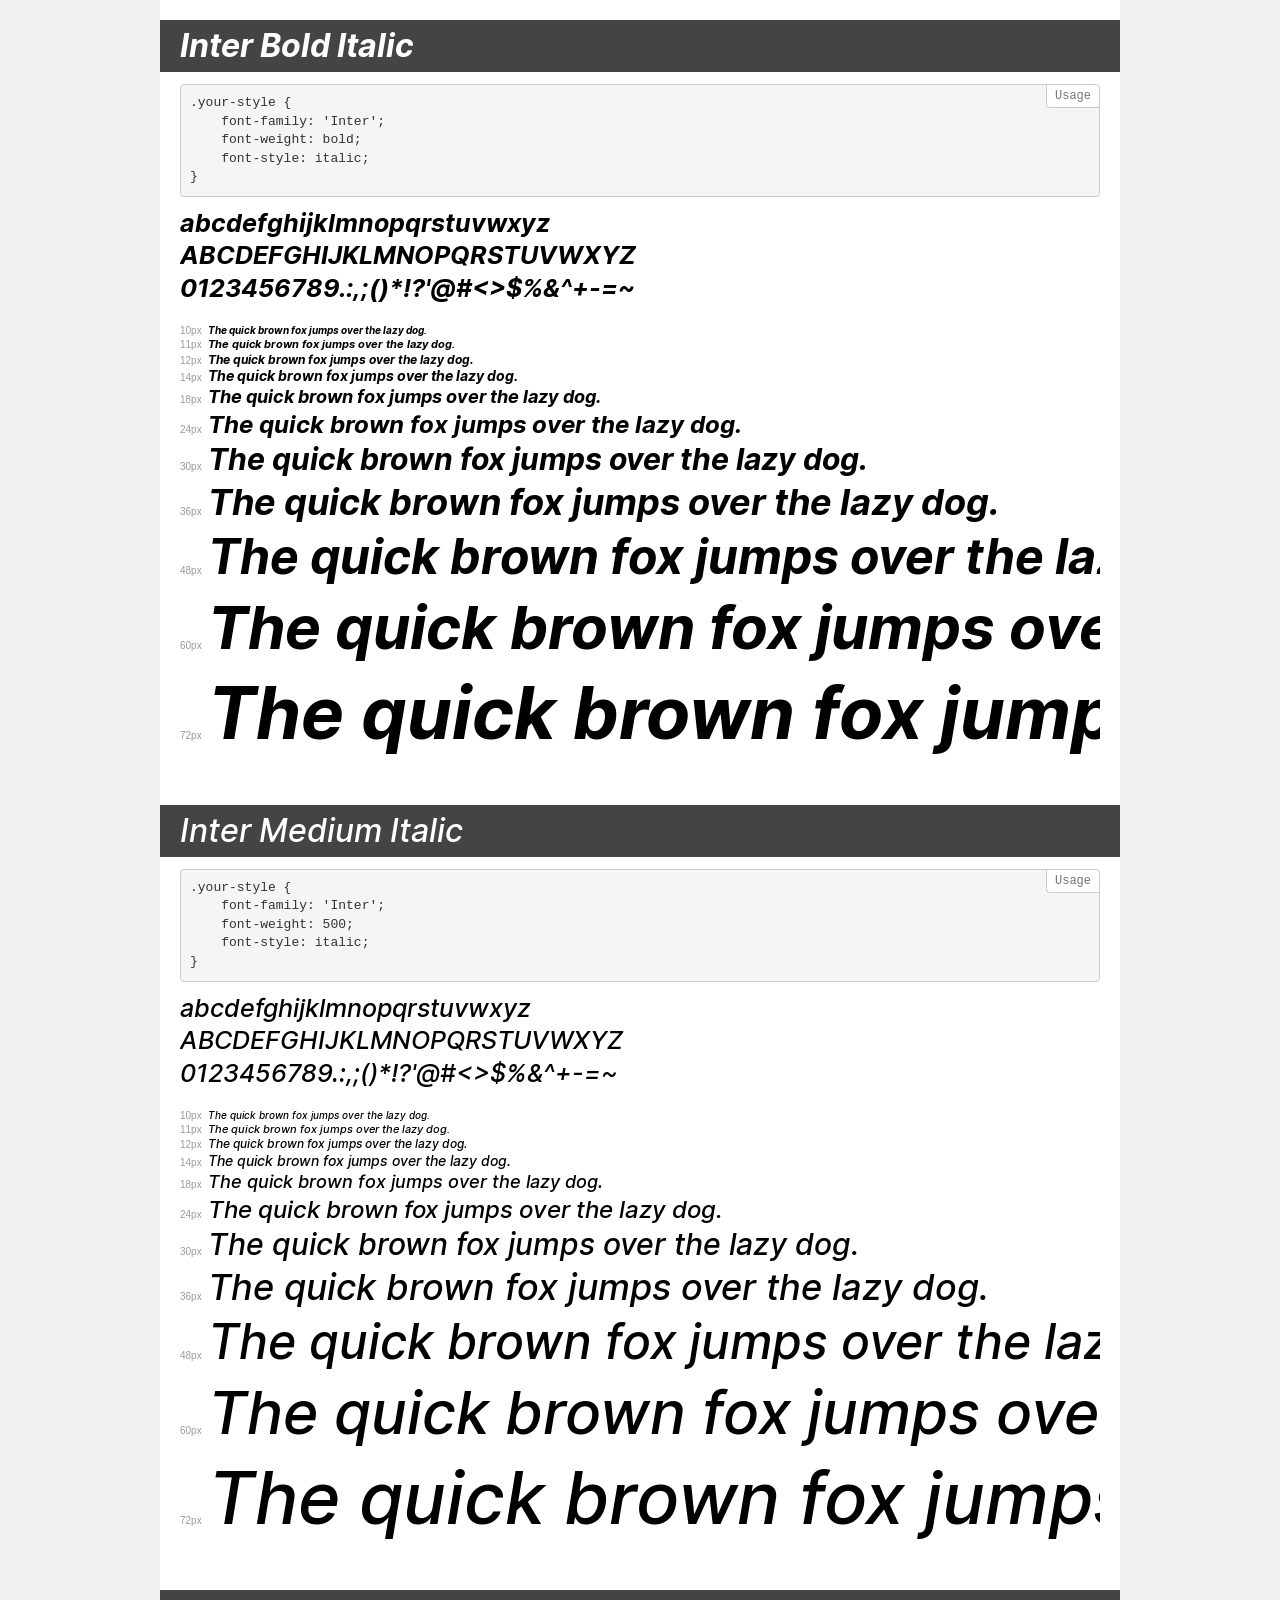
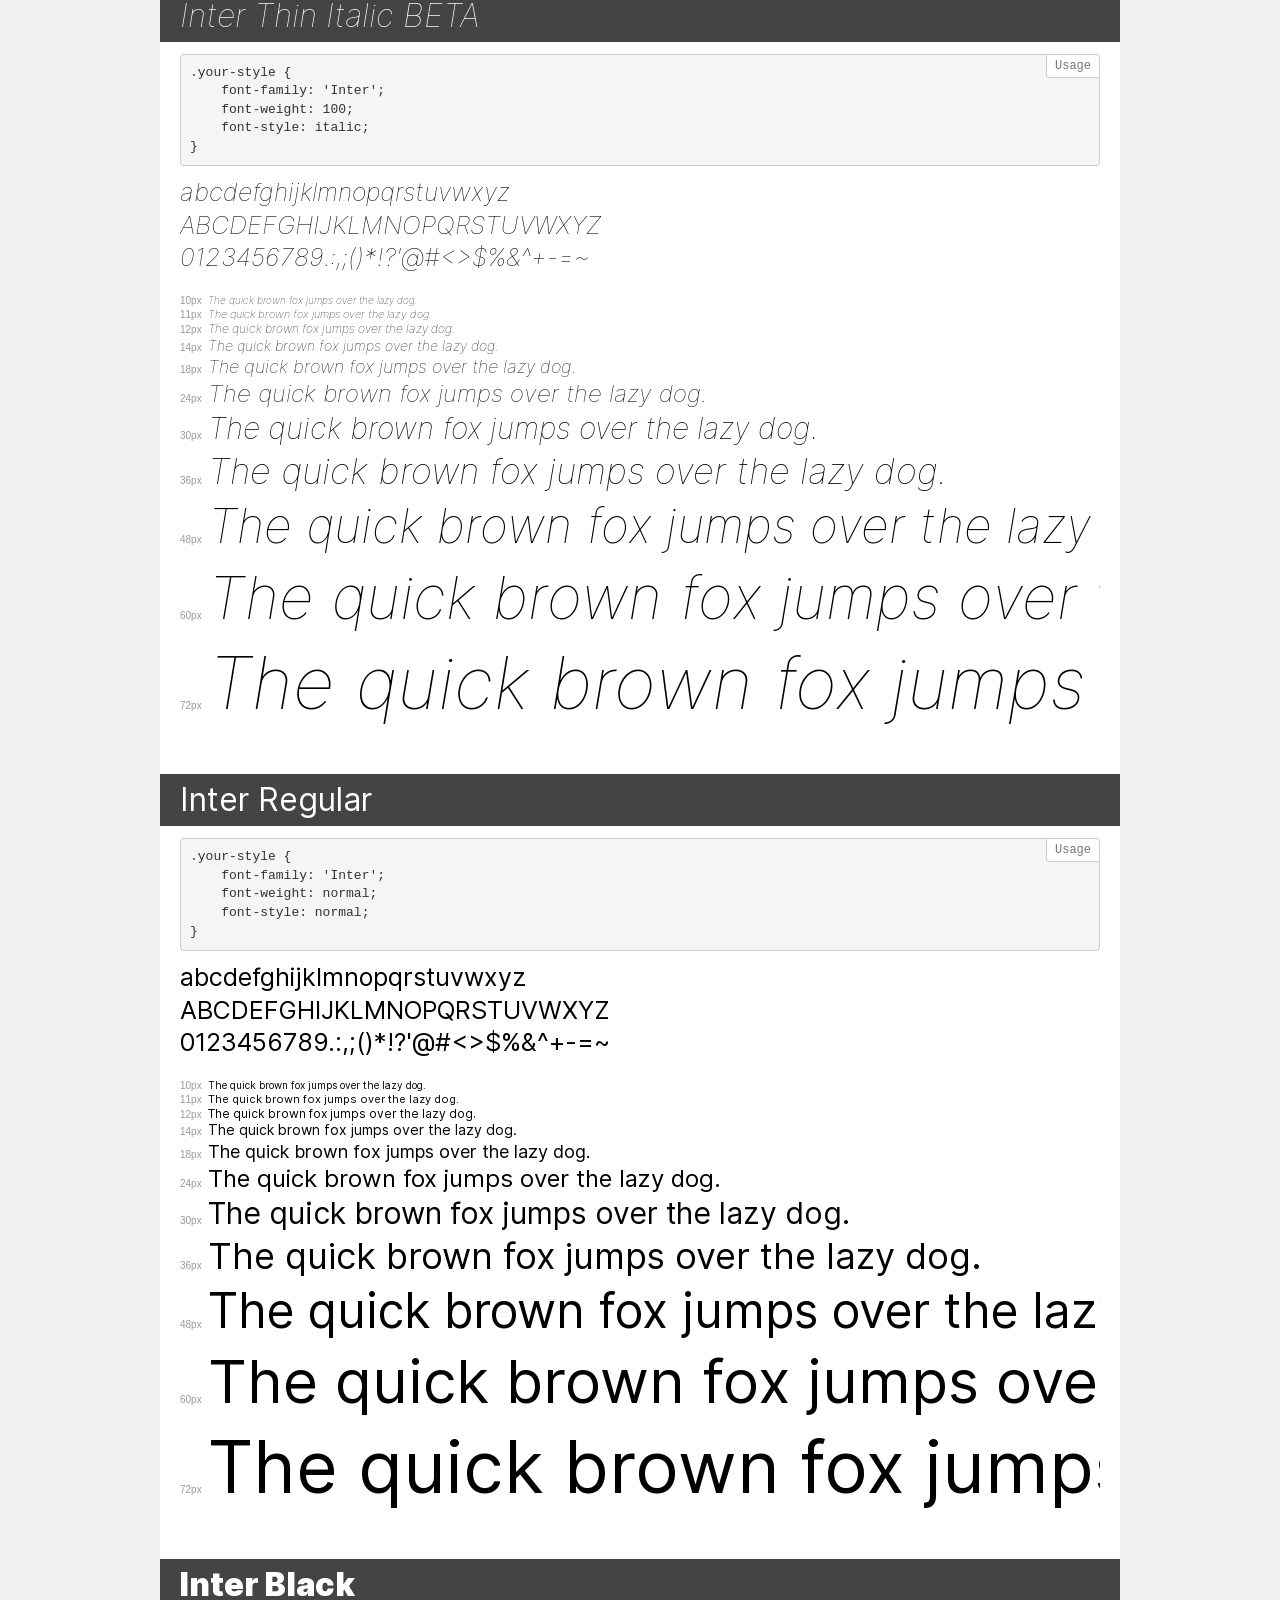
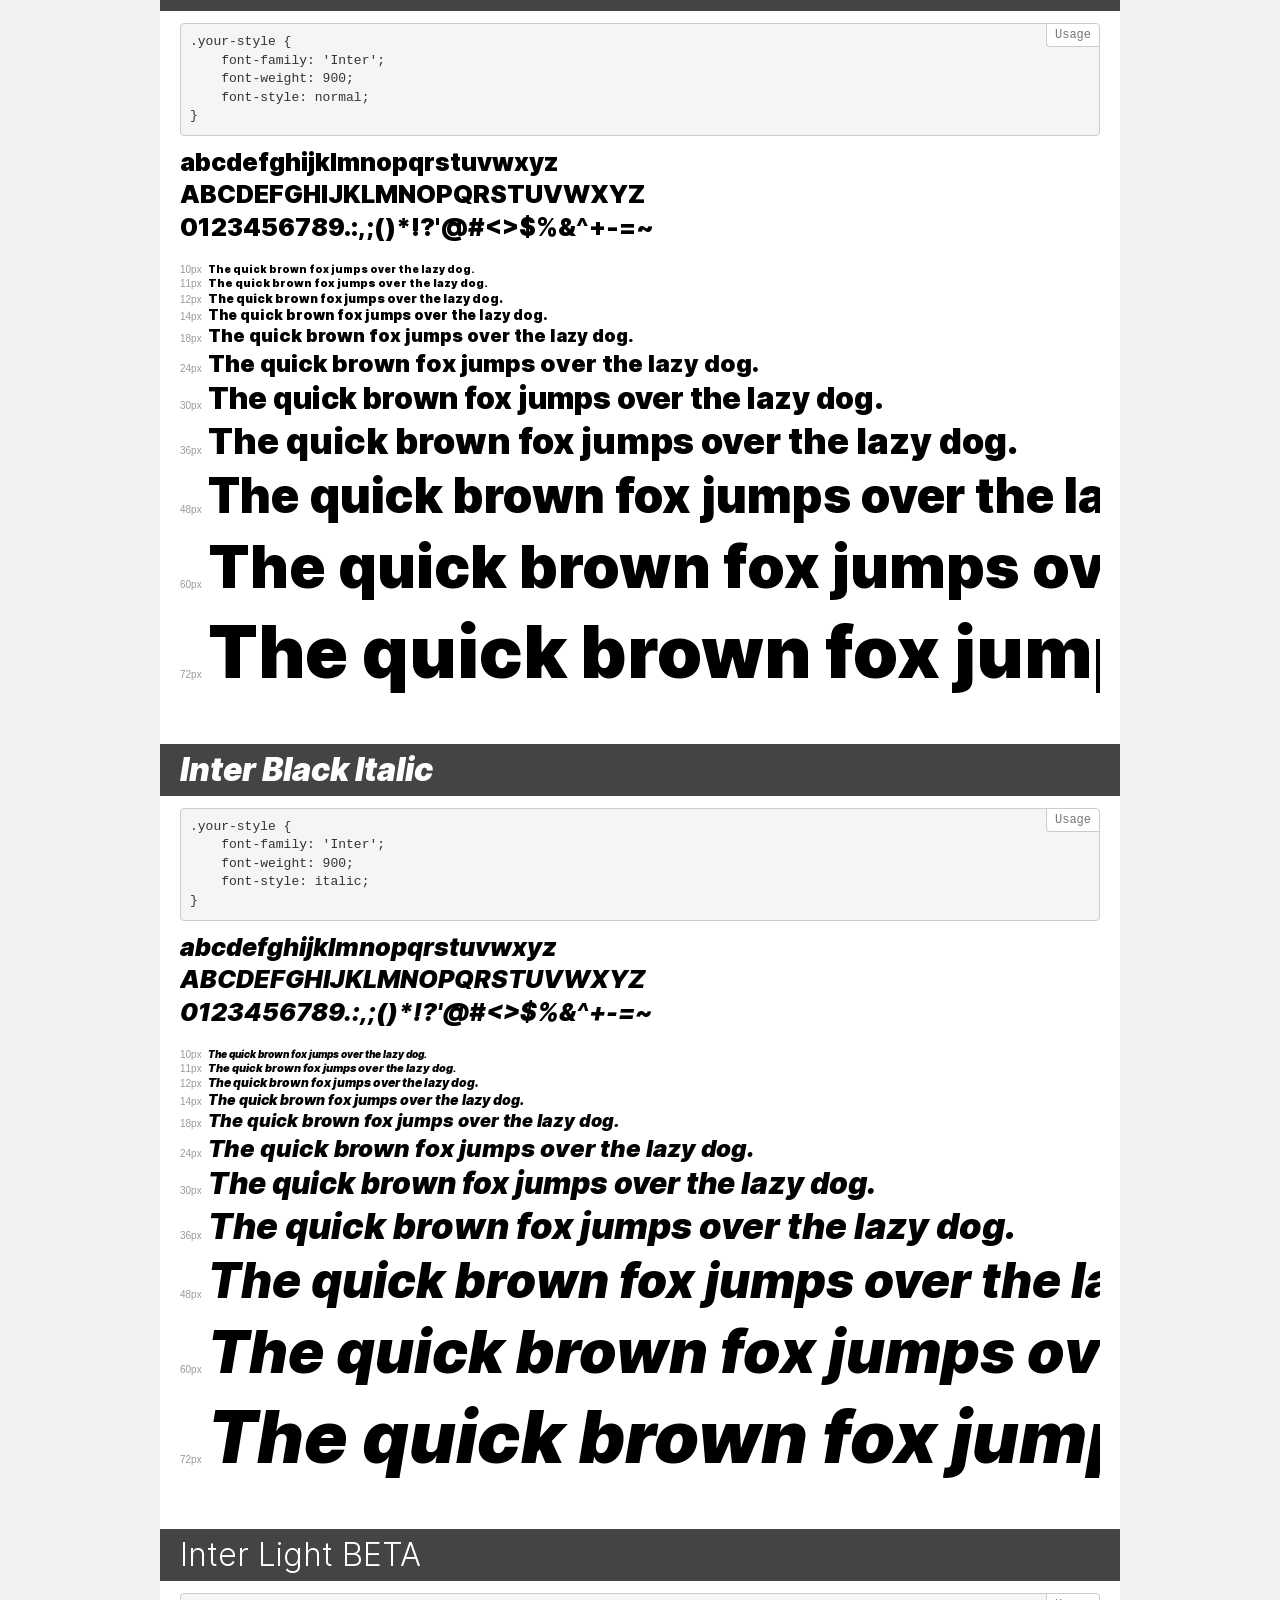
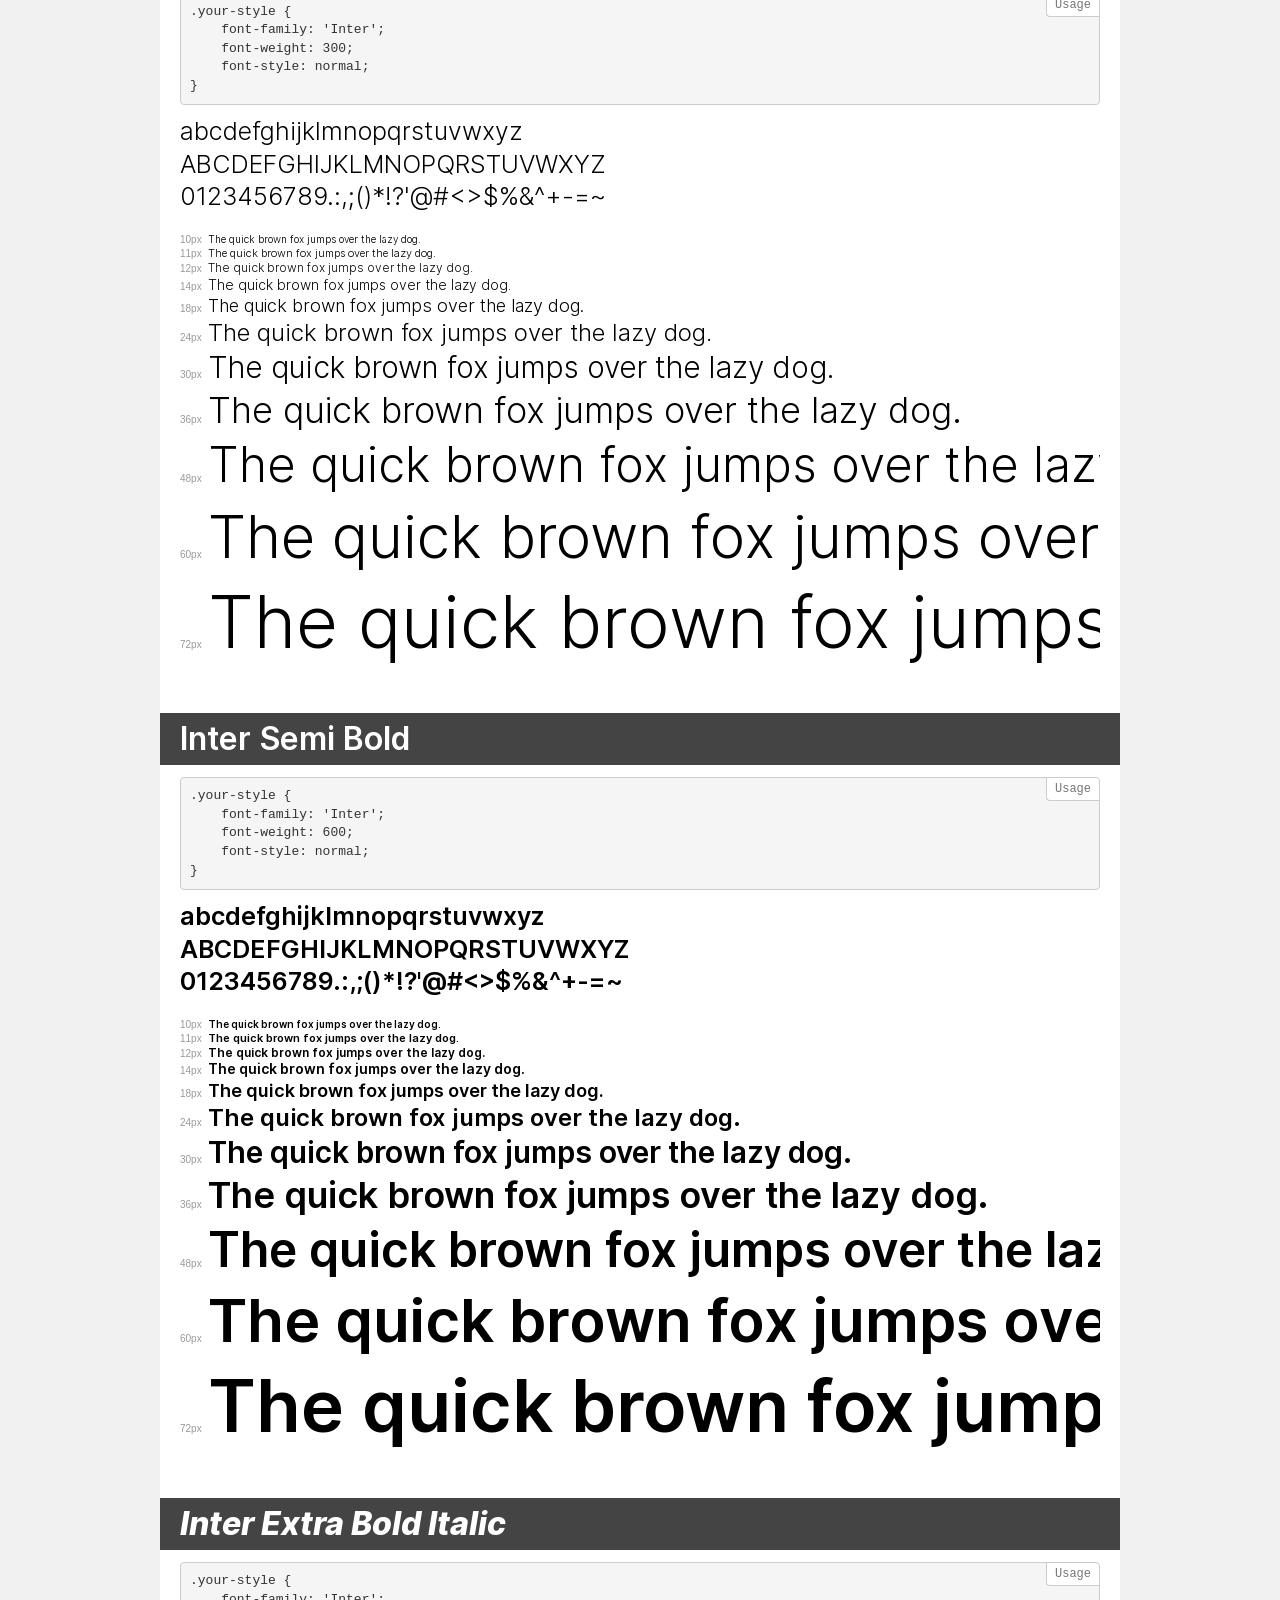
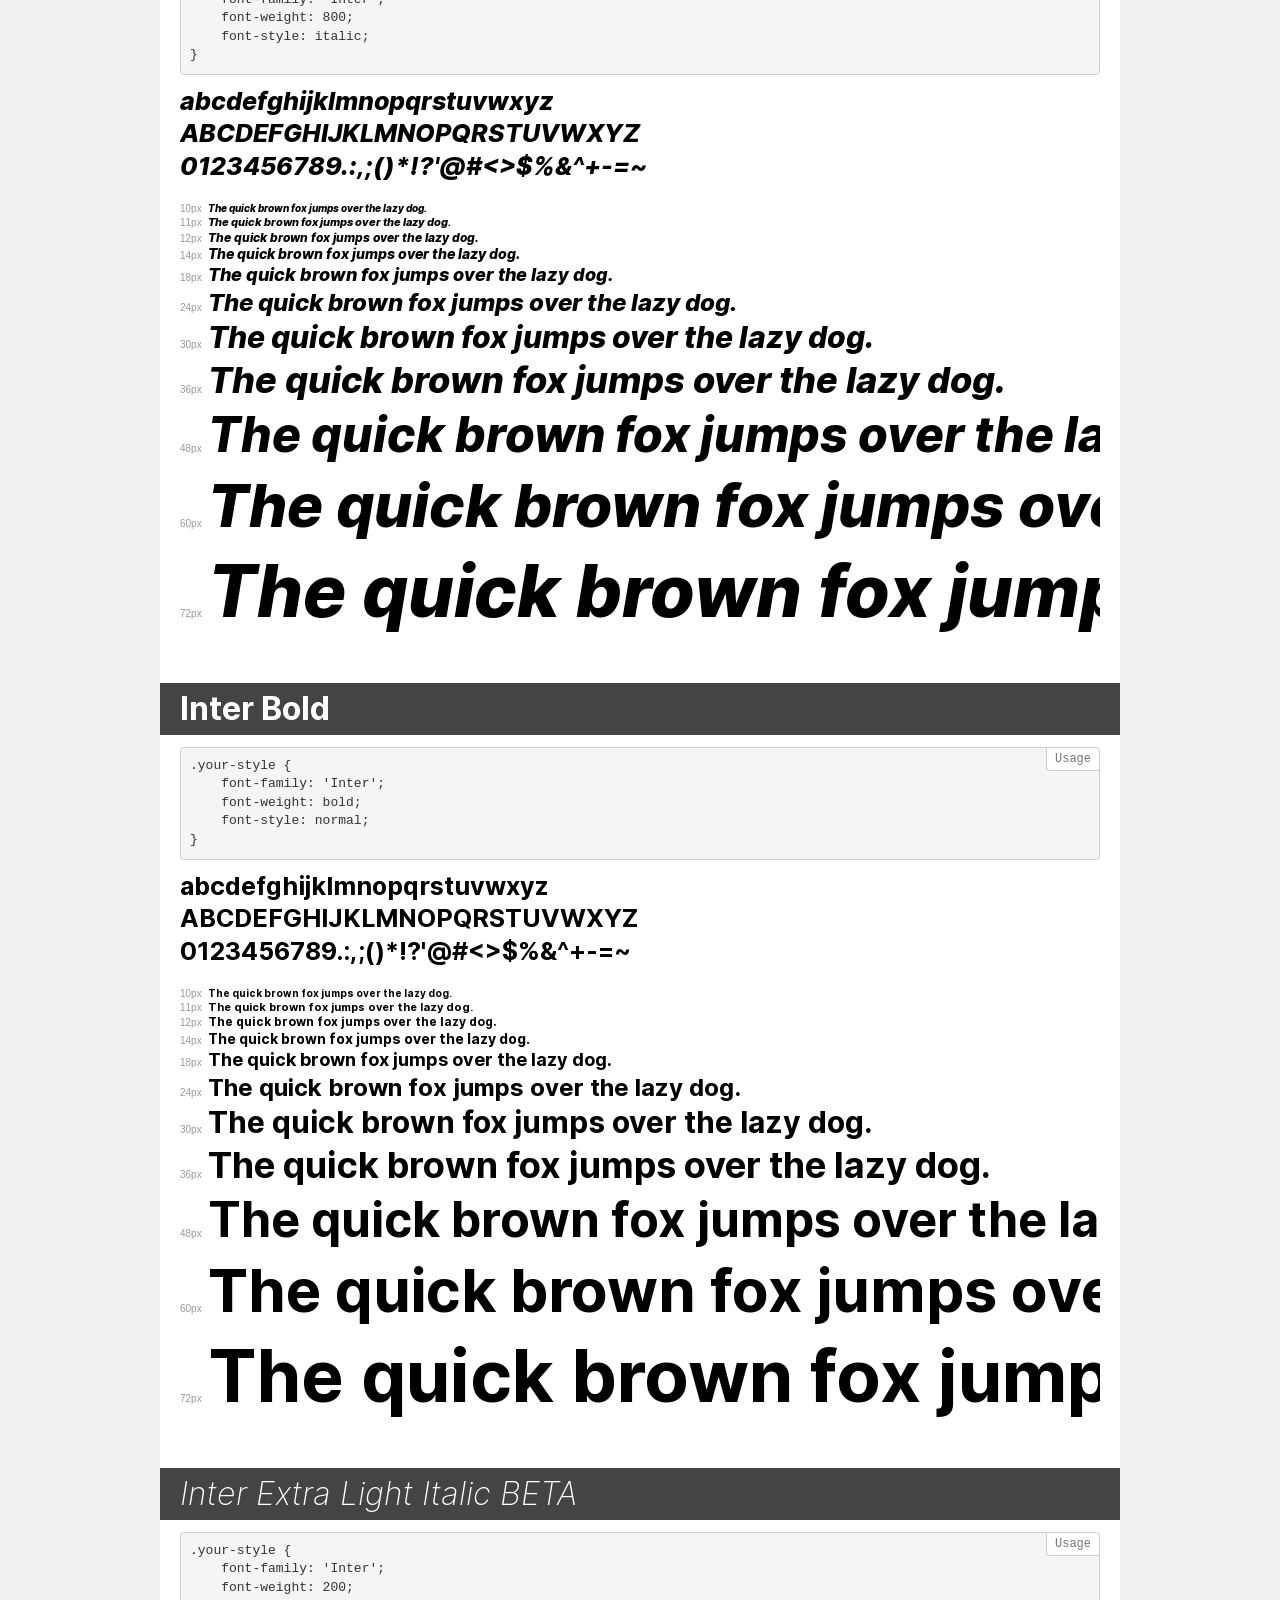
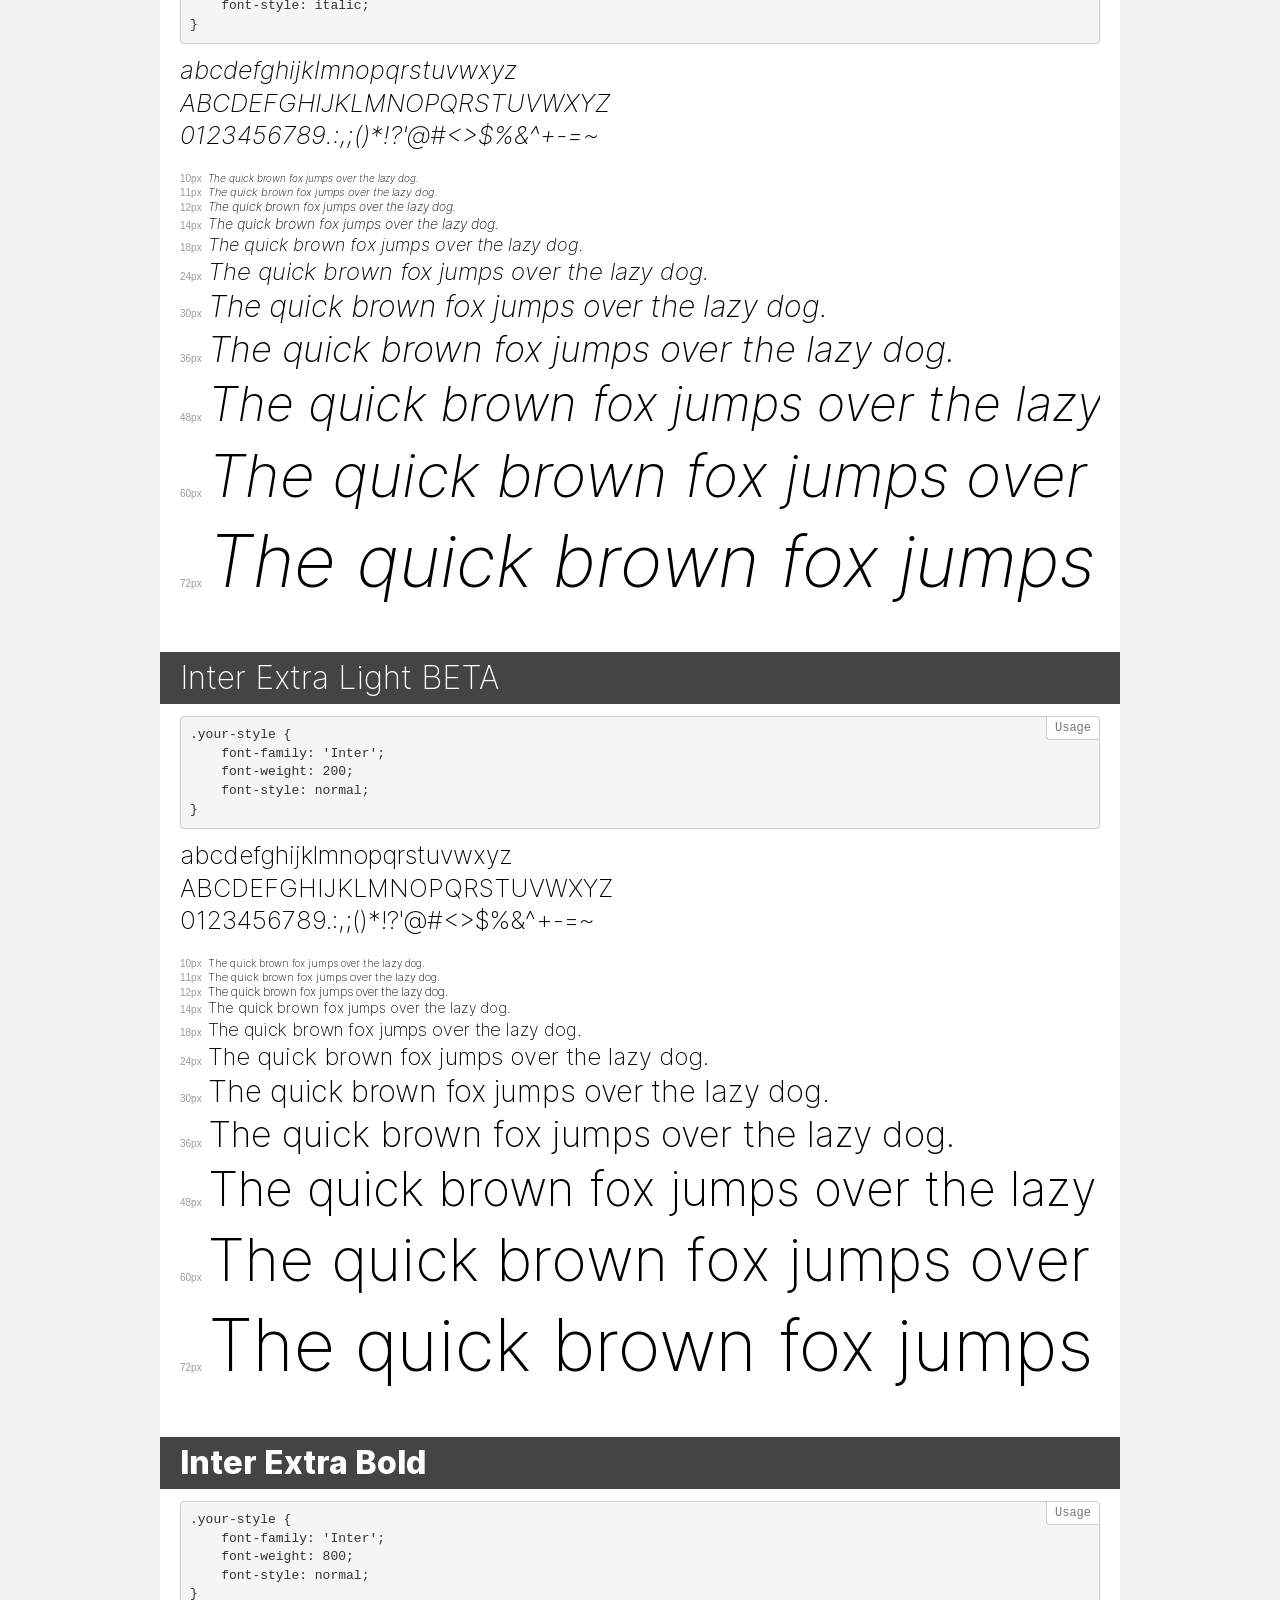
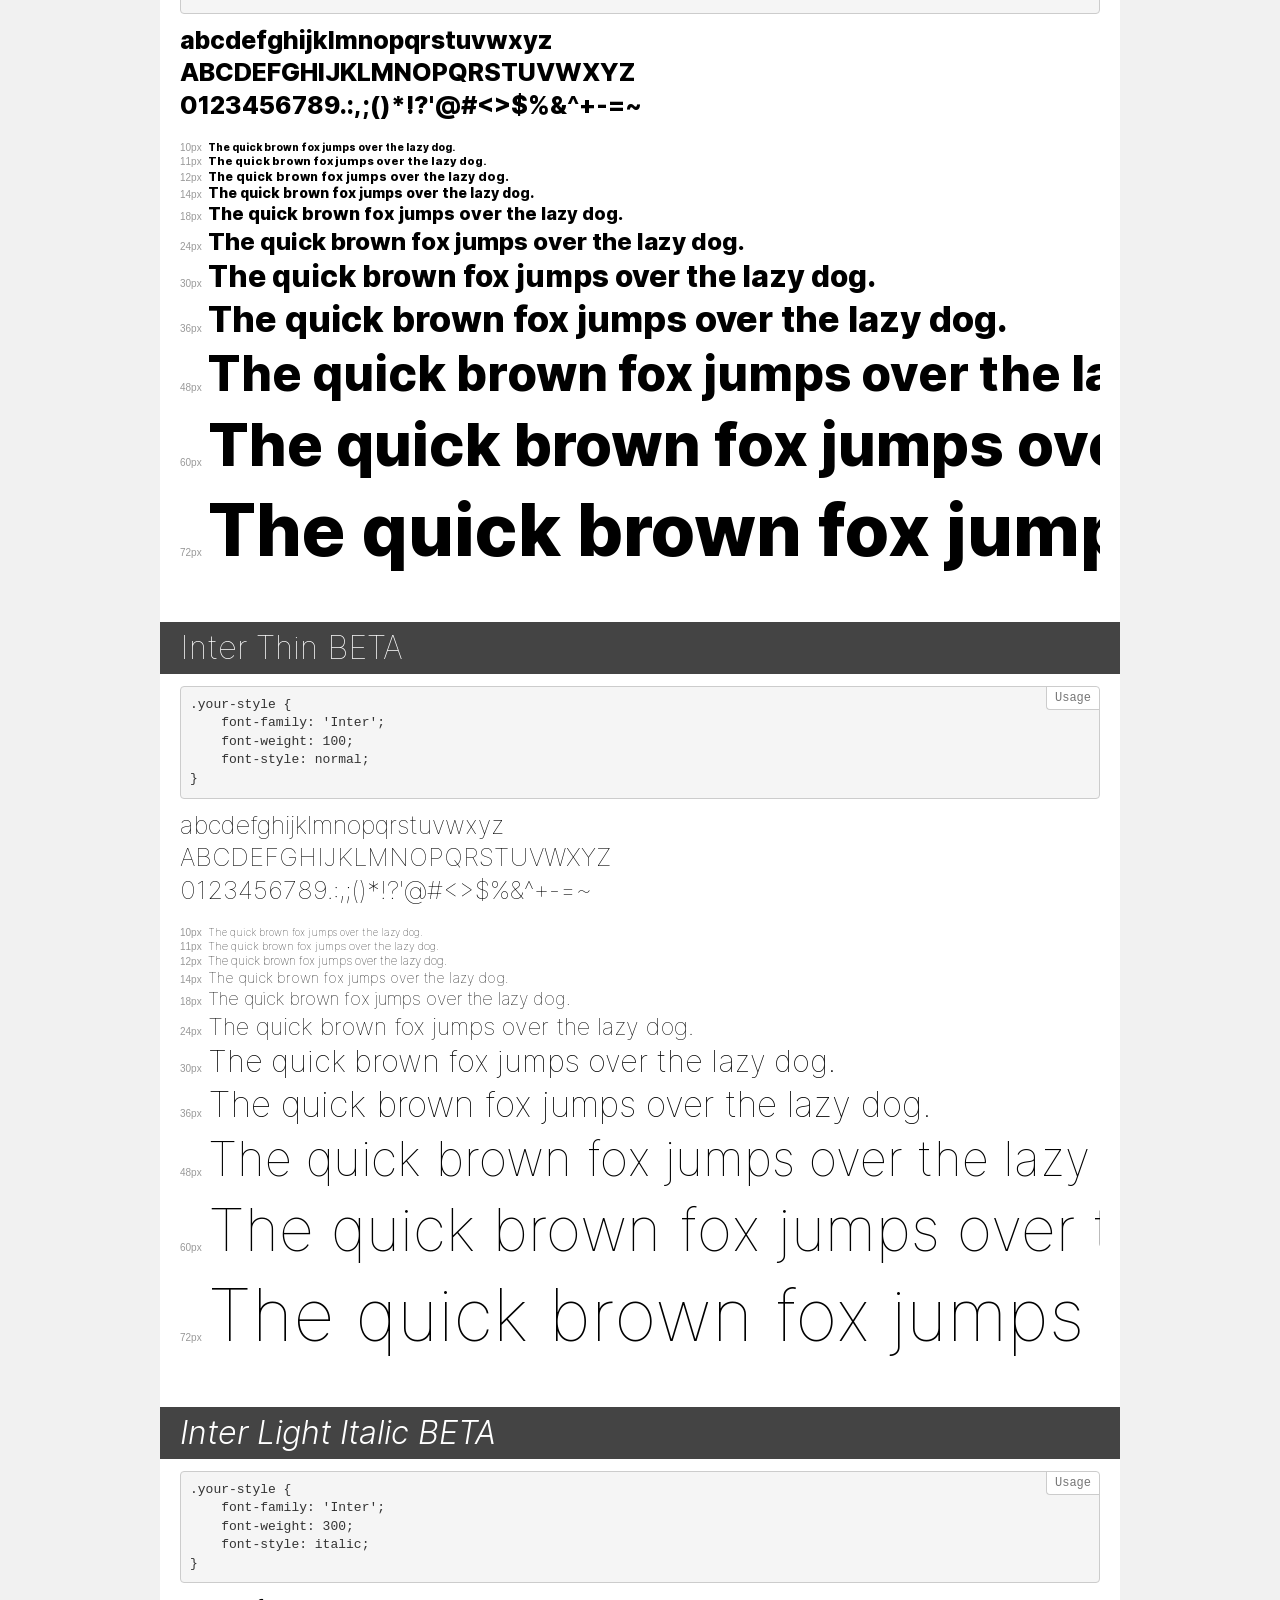
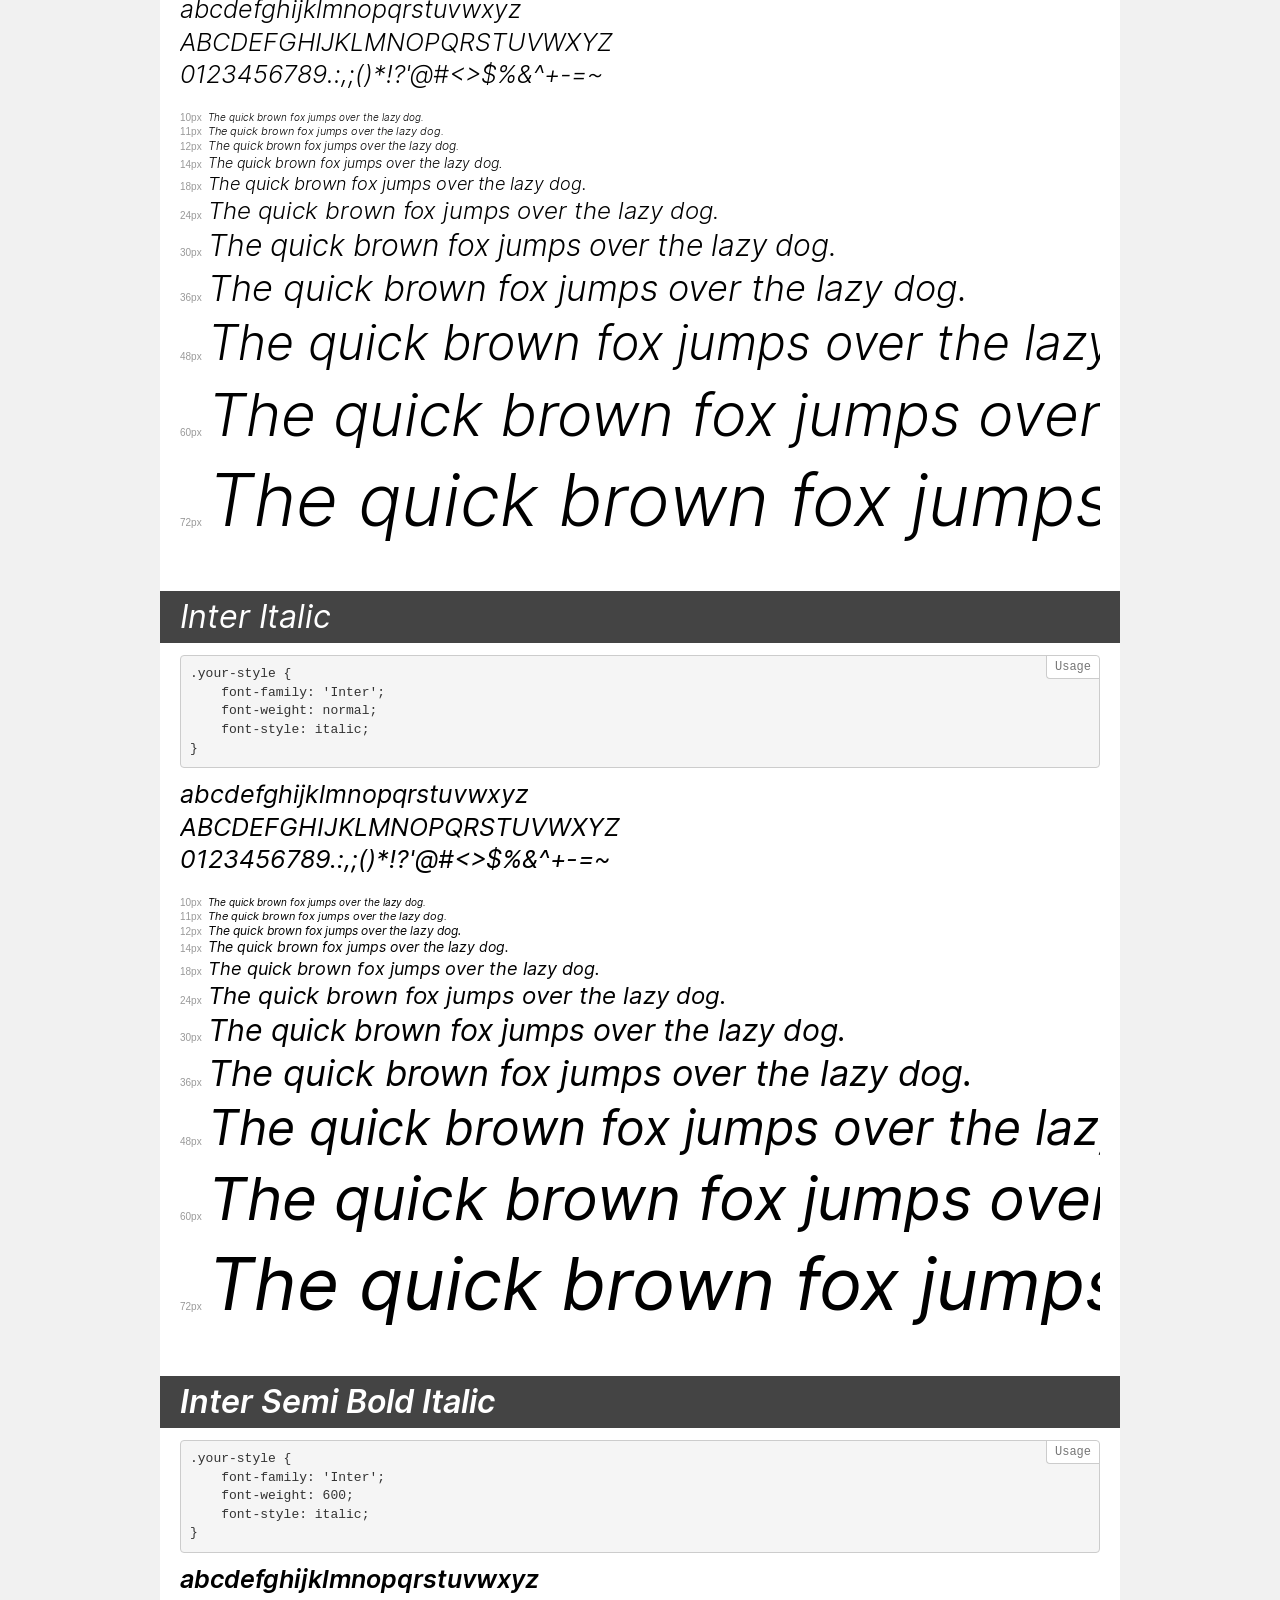
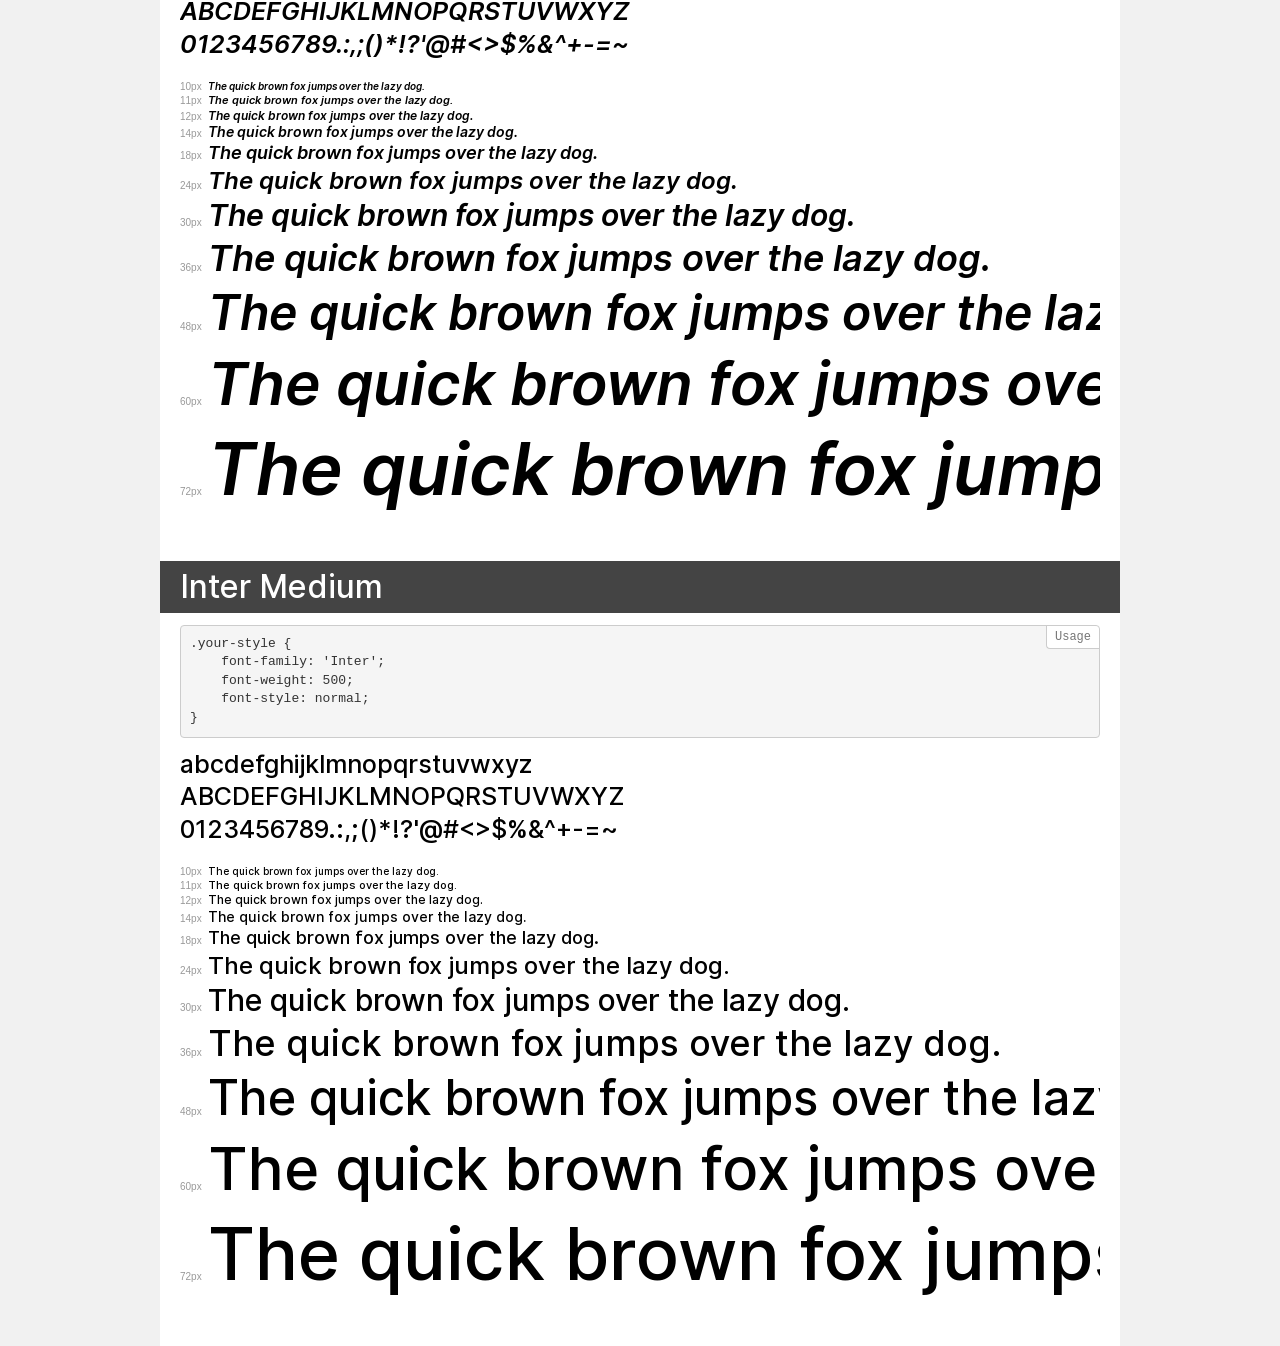
<file: fonts/Inter/demo.html>
<!DOCTYPE html>
<html>
<head>
    <meta charset="utf-8">
    <meta http-equiv="X-UA-Compatible" content="IE=edge">
    <meta name="viewport" content="width=device-width, initial-scale=1">
    <meta name="robots" content="noindex, noarchive">
    <meta name="format-detection" content="telephone=no">
    <title>Transfonter demo</title>
    <link href="stylesheet.css" rel="stylesheet">
    <style>
        /*
        http://meyerweb.com/eric/tools/css/reset/
        v2.0 | 20110126
        License: none (public domain)
        */
        html, body, div, span, applet, object, iframe,
        h1, h2, h3, h4, h5, h6, p, blockquote, pre,
        a, abbr, acronym, address, big, cite, code,
        del, dfn, em, img, ins, kbd, q, s, samp,
        small, strike, strong, sub, sup, tt, var,
        b, u, i, center,
        dl, dt, dd, ol, ul, li,
        fieldset, form, label, legend,
        table, caption, tbody, tfoot, thead, tr, th, td,
        article, aside, canvas, details, embed,
        figure, figcaption, footer, header, hgroup,
        menu, nav, output, ruby, section, summary,
        time, mark, audio, video {
            margin: 0;
            padding: 0;
            border: 0;
            font-size: 100%;
            font: inherit;
            vertical-align: baseline;
        }
        /* HTML5 display-role reset for older browsers */
        article, aside, details, figcaption, figure,
        footer, header, hgroup, menu, nav, section {
            display: block;
        }
        body {
            line-height: 1;
        }
        ol, ul {
            list-style: none;
        }
        blockquote, q {
            quotes: none;
        }
        blockquote:before, blockquote:after,
        q:before, q:after {
            content: '';
            content: none;
        }
        table {
            border-collapse: collapse;
            border-spacing: 0;
        }
        /* common styles */
        body {
            background: #f1f1f1;
            color: #000;
        }
        .page {
            background: #fff;
            width: 920px;
            margin: 0 auto;
            padding: 20px 20px 0 20px;
            overflow: hidden;
        }
        .font-container {
            overflow-x: auto;
            overflow-y: hidden;
            margin-bottom: 40px;
            line-height: 1.3;
            white-space: nowrap;
            padding-bottom: 5px;
        }
        h1 {
            position: relative;
            background: #444;
            font-size: 32px;
            color: #fff;
            padding: 10px 20px;
            margin: 0 -20px 12px -20px;
        }
        .letters {
            font-size: 25px;
            margin-bottom: 20px;
        }
        .s10:before {
            content: '10px';
        }
        .s11:before {
            content: '11px';
        }
        .s12:before {
            content: '12px';
        }
        .s14:before {
            content: '14px';
        }
        .s18:before {
            content: '18px';
        }
        .s24:before {
            content: '24px';
        }
        .s30:before {
            content: '30px';
        }
        .s36:before {
            content: '36px';
        }
        .s48:before {
            content: '48px';
        }
        .s60:before {
            content: '60px';
        }
        .s72:before {
            content: '72px';
        }
        .s10:before, .s11:before, .s12:before, .s14:before,
        .s18:before, .s24:before, .s30:before, .s36:before,
        .s48:before, .s60:before, .s72:before {
            font-family: Arial, sans-serif;
            font-size: 10px;
            font-weight: normal;
            font-style: normal;
            color: #999;
            padding-right: 6px;
        }
        pre {
            display: block;
            position: relative;
            padding: 9px;
            margin: 0 0 10px;
            font-family: Monaco, Menlo, Consolas, "Courier New", monospace !important;
            font-size: 13px;
            line-height: 1.428571429;
            color: #333;
            font-weight: normal !important;
            font-style: normal !important;
            background-color: #f5f5f5;
            border: 1px solid #ccc;
            overflow-x: auto;
            border-radius: 4px;
        }
        pre:after {
            display: block;
            position: absolute;
            right: 0;
            top: 0;
            content: 'Usage';
            line-height: 1;
            padding: 5px 8px;
            font-size: 12px;
            color: #767676;
            background-color: #fff;
            border: 1px solid #ccc;
            border-right: none;
            border-top: none;
            border-radius: 0 4px 0 4px;
            z-index: 10;
        }
        /* responsive */
        @media (max-width: 959px) {
            .page {
                width: auto;
                margin: 0;
            }
        }
    </style>
</head>
<body>
<div class="page">
    <div class="demo" style="font-family: 'Inter'; font-weight: bold; font-style: italic;">
        <h1>Inter Bold Italic</h1>
        <pre>.your-style {
    font-family: 'Inter';
    font-weight: bold;
    font-style: italic;
}</pre>
        <div class="font-container">
            <p class="letters">
                abcdefghijklmnopqrstuvwxyz<br>
ABCDEFGHIJKLMNOPQRSTUVWXYZ<br>
                0123456789.:,;()*!?'@#<>$%&^+-=~
            </p>
            <p class="s10" style="font-size: 10px;">The quick brown fox jumps over the lazy dog.</p>
            <p class="s11" style="font-size: 11px;">The quick brown fox jumps over the lazy dog.</p>
            <p class="s12" style="font-size: 12px;">The quick brown fox jumps over the lazy dog.</p>
            <p class="s14" style="font-size: 14px;">The quick brown fox jumps over the lazy dog.</p>
            <p class="s18" style="font-size: 18px;">The quick brown fox jumps over the lazy dog.</p>
            <p class="s24" style="font-size: 24px;">The quick brown fox jumps over the lazy dog.</p>
            <p class="s30" style="font-size: 30px;">The quick brown fox jumps over the lazy dog.</p>
            <p class="s36" style="font-size: 36px;">The quick brown fox jumps over the lazy dog.</p>
            <p class="s48" style="font-size: 48px;">The quick brown fox jumps over the lazy dog.</p>
            <p class="s60" style="font-size: 60px;">The quick brown fox jumps over the lazy dog.</p>
            <p class="s72" style="font-size: 72px;">The quick brown fox jumps over the lazy dog.</p>
        </div>
    </div>
    <div class="demo" style="font-family: 'Inter'; font-weight: 500; font-style: italic;">
        <h1>Inter Medium Italic</h1>
        <pre>.your-style {
    font-family: 'Inter';
    font-weight: 500;
    font-style: italic;
}</pre>
        <div class="font-container">
            <p class="letters">
                abcdefghijklmnopqrstuvwxyz<br>
ABCDEFGHIJKLMNOPQRSTUVWXYZ<br>
                0123456789.:,;()*!?'@#<>$%&^+-=~
            </p>
            <p class="s10" style="font-size: 10px;">The quick brown fox jumps over the lazy dog.</p>
            <p class="s11" style="font-size: 11px;">The quick brown fox jumps over the lazy dog.</p>
            <p class="s12" style="font-size: 12px;">The quick brown fox jumps over the lazy dog.</p>
            <p class="s14" style="font-size: 14px;">The quick brown fox jumps over the lazy dog.</p>
            <p class="s18" style="font-size: 18px;">The quick brown fox jumps over the lazy dog.</p>
            <p class="s24" style="font-size: 24px;">The quick brown fox jumps over the lazy dog.</p>
            <p class="s30" style="font-size: 30px;">The quick brown fox jumps over the lazy dog.</p>
            <p class="s36" style="font-size: 36px;">The quick brown fox jumps over the lazy dog.</p>
            <p class="s48" style="font-size: 48px;">The quick brown fox jumps over the lazy dog.</p>
            <p class="s60" style="font-size: 60px;">The quick brown fox jumps over the lazy dog.</p>
            <p class="s72" style="font-size: 72px;">The quick brown fox jumps over the lazy dog.</p>
        </div>
    </div>
    <div class="demo" style="font-family: 'Inter'; font-weight: 100; font-style: italic;">
        <h1>Inter Thin Italic BETA</h1>
        <pre>.your-style {
    font-family: 'Inter';
    font-weight: 100;
    font-style: italic;
}</pre>
        <div class="font-container">
            <p class="letters">
                abcdefghijklmnopqrstuvwxyz<br>
ABCDEFGHIJKLMNOPQRSTUVWXYZ<br>
                0123456789.:,;()*!?'@#<>$%&^+-=~
            </p>
            <p class="s10" style="font-size: 10px;">The quick brown fox jumps over the lazy dog.</p>
            <p class="s11" style="font-size: 11px;">The quick brown fox jumps over the lazy dog.</p>
            <p class="s12" style="font-size: 12px;">The quick brown fox jumps over the lazy dog.</p>
            <p class="s14" style="font-size: 14px;">The quick brown fox jumps over the lazy dog.</p>
            <p class="s18" style="font-size: 18px;">The quick brown fox jumps over the lazy dog.</p>
            <p class="s24" style="font-size: 24px;">The quick brown fox jumps over the lazy dog.</p>
            <p class="s30" style="font-size: 30px;">The quick brown fox jumps over the lazy dog.</p>
            <p class="s36" style="font-size: 36px;">The quick brown fox jumps over the lazy dog.</p>
            <p class="s48" style="font-size: 48px;">The quick brown fox jumps over the lazy dog.</p>
            <p class="s60" style="font-size: 60px;">The quick brown fox jumps over the lazy dog.</p>
            <p class="s72" style="font-size: 72px;">The quick brown fox jumps over the lazy dog.</p>
        </div>
    </div>
    <div class="demo" style="font-family: 'Inter'; font-weight: normal; font-style: normal;">
        <h1>Inter Regular</h1>
        <pre>.your-style {
    font-family: 'Inter';
    font-weight: normal;
    font-style: normal;
}</pre>
        <div class="font-container">
            <p class="letters">
                abcdefghijklmnopqrstuvwxyz<br>
ABCDEFGHIJKLMNOPQRSTUVWXYZ<br>
                0123456789.:,;()*!?'@#<>$%&^+-=~
            </p>
            <p class="s10" style="font-size: 10px;">The quick brown fox jumps over the lazy dog.</p>
            <p class="s11" style="font-size: 11px;">The quick brown fox jumps over the lazy dog.</p>
            <p class="s12" style="font-size: 12px;">The quick brown fox jumps over the lazy dog.</p>
            <p class="s14" style="font-size: 14px;">The quick brown fox jumps over the lazy dog.</p>
            <p class="s18" style="font-size: 18px;">The quick brown fox jumps over the lazy dog.</p>
            <p class="s24" style="font-size: 24px;">The quick brown fox jumps over the lazy dog.</p>
            <p class="s30" style="font-size: 30px;">The quick brown fox jumps over the lazy dog.</p>
            <p class="s36" style="font-size: 36px;">The quick brown fox jumps over the lazy dog.</p>
            <p class="s48" style="font-size: 48px;">The quick brown fox jumps over the lazy dog.</p>
            <p class="s60" style="font-size: 60px;">The quick brown fox jumps over the lazy dog.</p>
            <p class="s72" style="font-size: 72px;">The quick brown fox jumps over the lazy dog.</p>
        </div>
    </div>
    <div class="demo" style="font-family: 'Inter'; font-weight: 900; font-style: normal;">
        <h1>Inter Black</h1>
        <pre>.your-style {
    font-family: 'Inter';
    font-weight: 900;
    font-style: normal;
}</pre>
        <div class="font-container">
            <p class="letters">
                abcdefghijklmnopqrstuvwxyz<br>
ABCDEFGHIJKLMNOPQRSTUVWXYZ<br>
                0123456789.:,;()*!?'@#<>$%&^+-=~
            </p>
            <p class="s10" style="font-size: 10px;">The quick brown fox jumps over the lazy dog.</p>
            <p class="s11" style="font-size: 11px;">The quick brown fox jumps over the lazy dog.</p>
            <p class="s12" style="font-size: 12px;">The quick brown fox jumps over the lazy dog.</p>
            <p class="s14" style="font-size: 14px;">The quick brown fox jumps over the lazy dog.</p>
            <p class="s18" style="font-size: 18px;">The quick brown fox jumps over the lazy dog.</p>
            <p class="s24" style="font-size: 24px;">The quick brown fox jumps over the lazy dog.</p>
            <p class="s30" style="font-size: 30px;">The quick brown fox jumps over the lazy dog.</p>
            <p class="s36" style="font-size: 36px;">The quick brown fox jumps over the lazy dog.</p>
            <p class="s48" style="font-size: 48px;">The quick brown fox jumps over the lazy dog.</p>
            <p class="s60" style="font-size: 60px;">The quick brown fox jumps over the lazy dog.</p>
            <p class="s72" style="font-size: 72px;">The quick brown fox jumps over the lazy dog.</p>
        </div>
    </div>
    <div class="demo" style="font-family: 'Inter'; font-weight: 900; font-style: italic;">
        <h1>Inter Black Italic</h1>
        <pre>.your-style {
    font-family: 'Inter';
    font-weight: 900;
    font-style: italic;
}</pre>
        <div class="font-container">
            <p class="letters">
                abcdefghijklmnopqrstuvwxyz<br>
ABCDEFGHIJKLMNOPQRSTUVWXYZ<br>
                0123456789.:,;()*!?'@#<>$%&^+-=~
            </p>
            <p class="s10" style="font-size: 10px;">The quick brown fox jumps over the lazy dog.</p>
            <p class="s11" style="font-size: 11px;">The quick brown fox jumps over the lazy dog.</p>
            <p class="s12" style="font-size: 12px;">The quick brown fox jumps over the lazy dog.</p>
            <p class="s14" style="font-size: 14px;">The quick brown fox jumps over the lazy dog.</p>
            <p class="s18" style="font-size: 18px;">The quick brown fox jumps over the lazy dog.</p>
            <p class="s24" style="font-size: 24px;">The quick brown fox jumps over the lazy dog.</p>
            <p class="s30" style="font-size: 30px;">The quick brown fox jumps over the lazy dog.</p>
            <p class="s36" style="font-size: 36px;">The quick brown fox jumps over the lazy dog.</p>
            <p class="s48" style="font-size: 48px;">The quick brown fox jumps over the lazy dog.</p>
            <p class="s60" style="font-size: 60px;">The quick brown fox jumps over the lazy dog.</p>
            <p class="s72" style="font-size: 72px;">The quick brown fox jumps over the lazy dog.</p>
        </div>
    </div>
    <div class="demo" style="font-family: 'Inter'; font-weight: 300; font-style: normal;">
        <h1>Inter Light BETA</h1>
        <pre>.your-style {
    font-family: 'Inter';
    font-weight: 300;
    font-style: normal;
}</pre>
        <div class="font-container">
            <p class="letters">
                abcdefghijklmnopqrstuvwxyz<br>
ABCDEFGHIJKLMNOPQRSTUVWXYZ<br>
                0123456789.:,;()*!?'@#<>$%&^+-=~
            </p>
            <p class="s10" style="font-size: 10px;">The quick brown fox jumps over the lazy dog.</p>
            <p class="s11" style="font-size: 11px;">The quick brown fox jumps over the lazy dog.</p>
            <p class="s12" style="font-size: 12px;">The quick brown fox jumps over the lazy dog.</p>
            <p class="s14" style="font-size: 14px;">The quick brown fox jumps over the lazy dog.</p>
            <p class="s18" style="font-size: 18px;">The quick brown fox jumps over the lazy dog.</p>
            <p class="s24" style="font-size: 24px;">The quick brown fox jumps over the lazy dog.</p>
            <p class="s30" style="font-size: 30px;">The quick brown fox jumps over the lazy dog.</p>
            <p class="s36" style="font-size: 36px;">The quick brown fox jumps over the lazy dog.</p>
            <p class="s48" style="font-size: 48px;">The quick brown fox jumps over the lazy dog.</p>
            <p class="s60" style="font-size: 60px;">The quick brown fox jumps over the lazy dog.</p>
            <p class="s72" style="font-size: 72px;">The quick brown fox jumps over the lazy dog.</p>
        </div>
    </div>
    <div class="demo" style="font-family: 'Inter'; font-weight: 600; font-style: normal;">
        <h1>Inter Semi Bold</h1>
        <pre>.your-style {
    font-family: 'Inter';
    font-weight: 600;
    font-style: normal;
}</pre>
        <div class="font-container">
            <p class="letters">
                abcdefghijklmnopqrstuvwxyz<br>
ABCDEFGHIJKLMNOPQRSTUVWXYZ<br>
                0123456789.:,;()*!?'@#<>$%&^+-=~
            </p>
            <p class="s10" style="font-size: 10px;">The quick brown fox jumps over the lazy dog.</p>
            <p class="s11" style="font-size: 11px;">The quick brown fox jumps over the lazy dog.</p>
            <p class="s12" style="font-size: 12px;">The quick brown fox jumps over the lazy dog.</p>
            <p class="s14" style="font-size: 14px;">The quick brown fox jumps over the lazy dog.</p>
            <p class="s18" style="font-size: 18px;">The quick brown fox jumps over the lazy dog.</p>
            <p class="s24" style="font-size: 24px;">The quick brown fox jumps over the lazy dog.</p>
            <p class="s30" style="font-size: 30px;">The quick brown fox jumps over the lazy dog.</p>
            <p class="s36" style="font-size: 36px;">The quick brown fox jumps over the lazy dog.</p>
            <p class="s48" style="font-size: 48px;">The quick brown fox jumps over the lazy dog.</p>
            <p class="s60" style="font-size: 60px;">The quick brown fox jumps over the lazy dog.</p>
            <p class="s72" style="font-size: 72px;">The quick brown fox jumps over the lazy dog.</p>
        </div>
    </div>
    <div class="demo" style="font-family: 'Inter'; font-weight: 800; font-style: italic;">
        <h1>Inter Extra Bold Italic</h1>
        <pre>.your-style {
    font-family: 'Inter';
    font-weight: 800;
    font-style: italic;
}</pre>
        <div class="font-container">
            <p class="letters">
                abcdefghijklmnopqrstuvwxyz<br>
ABCDEFGHIJKLMNOPQRSTUVWXYZ<br>
                0123456789.:,;()*!?'@#<>$%&^+-=~
            </p>
            <p class="s10" style="font-size: 10px;">The quick brown fox jumps over the lazy dog.</p>
            <p class="s11" style="font-size: 11px;">The quick brown fox jumps over the lazy dog.</p>
            <p class="s12" style="font-size: 12px;">The quick brown fox jumps over the lazy dog.</p>
            <p class="s14" style="font-size: 14px;">The quick brown fox jumps over the lazy dog.</p>
            <p class="s18" style="font-size: 18px;">The quick brown fox jumps over the lazy dog.</p>
            <p class="s24" style="font-size: 24px;">The quick brown fox jumps over the lazy dog.</p>
            <p class="s30" style="font-size: 30px;">The quick brown fox jumps over the lazy dog.</p>
            <p class="s36" style="font-size: 36px;">The quick brown fox jumps over the lazy dog.</p>
            <p class="s48" style="font-size: 48px;">The quick brown fox jumps over the lazy dog.</p>
            <p class="s60" style="font-size: 60px;">The quick brown fox jumps over the lazy dog.</p>
            <p class="s72" style="font-size: 72px;">The quick brown fox jumps over the lazy dog.</p>
        </div>
    </div>
    <div class="demo" style="font-family: 'Inter'; font-weight: bold; font-style: normal;">
        <h1>Inter Bold</h1>
        <pre>.your-style {
    font-family: 'Inter';
    font-weight: bold;
    font-style: normal;
}</pre>
        <div class="font-container">
            <p class="letters">
                abcdefghijklmnopqrstuvwxyz<br>
ABCDEFGHIJKLMNOPQRSTUVWXYZ<br>
                0123456789.:,;()*!?'@#<>$%&^+-=~
            </p>
            <p class="s10" style="font-size: 10px;">The quick brown fox jumps over the lazy dog.</p>
            <p class="s11" style="font-size: 11px;">The quick brown fox jumps over the lazy dog.</p>
            <p class="s12" style="font-size: 12px;">The quick brown fox jumps over the lazy dog.</p>
            <p class="s14" style="font-size: 14px;">The quick brown fox jumps over the lazy dog.</p>
            <p class="s18" style="font-size: 18px;">The quick brown fox jumps over the lazy dog.</p>
            <p class="s24" style="font-size: 24px;">The quick brown fox jumps over the lazy dog.</p>
            <p class="s30" style="font-size: 30px;">The quick brown fox jumps over the lazy dog.</p>
            <p class="s36" style="font-size: 36px;">The quick brown fox jumps over the lazy dog.</p>
            <p class="s48" style="font-size: 48px;">The quick brown fox jumps over the lazy dog.</p>
            <p class="s60" style="font-size: 60px;">The quick brown fox jumps over the lazy dog.</p>
            <p class="s72" style="font-size: 72px;">The quick brown fox jumps over the lazy dog.</p>
        </div>
    </div>
    <div class="demo" style="font-family: 'Inter'; font-weight: 200; font-style: italic;">
        <h1>Inter Extra Light Italic BETA</h1>
        <pre>.your-style {
    font-family: 'Inter';
    font-weight: 200;
    font-style: italic;
}</pre>
        <div class="font-container">
            <p class="letters">
                abcdefghijklmnopqrstuvwxyz<br>
ABCDEFGHIJKLMNOPQRSTUVWXYZ<br>
                0123456789.:,;()*!?'@#<>$%&^+-=~
            </p>
            <p class="s10" style="font-size: 10px;">The quick brown fox jumps over the lazy dog.</p>
            <p class="s11" style="font-size: 11px;">The quick brown fox jumps over the lazy dog.</p>
            <p class="s12" style="font-size: 12px;">The quick brown fox jumps over the lazy dog.</p>
            <p class="s14" style="font-size: 14px;">The quick brown fox jumps over the lazy dog.</p>
            <p class="s18" style="font-size: 18px;">The quick brown fox jumps over the lazy dog.</p>
            <p class="s24" style="font-size: 24px;">The quick brown fox jumps over the lazy dog.</p>
            <p class="s30" style="font-size: 30px;">The quick brown fox jumps over the lazy dog.</p>
            <p class="s36" style="font-size: 36px;">The quick brown fox jumps over the lazy dog.</p>
            <p class="s48" style="font-size: 48px;">The quick brown fox jumps over the lazy dog.</p>
            <p class="s60" style="font-size: 60px;">The quick brown fox jumps over the lazy dog.</p>
            <p class="s72" style="font-size: 72px;">The quick brown fox jumps over the lazy dog.</p>
        </div>
    </div>
    <div class="demo" style="font-family: 'Inter'; font-weight: 200; font-style: normal;">
        <h1>Inter Extra Light BETA</h1>
        <pre>.your-style {
    font-family: 'Inter';
    font-weight: 200;
    font-style: normal;
}</pre>
        <div class="font-container">
            <p class="letters">
                abcdefghijklmnopqrstuvwxyz<br>
ABCDEFGHIJKLMNOPQRSTUVWXYZ<br>
                0123456789.:,;()*!?'@#<>$%&^+-=~
            </p>
            <p class="s10" style="font-size: 10px;">The quick brown fox jumps over the lazy dog.</p>
            <p class="s11" style="font-size: 11px;">The quick brown fox jumps over the lazy dog.</p>
            <p class="s12" style="font-size: 12px;">The quick brown fox jumps over the lazy dog.</p>
            <p class="s14" style="font-size: 14px;">The quick brown fox jumps over the lazy dog.</p>
            <p class="s18" style="font-size: 18px;">The quick brown fox jumps over the lazy dog.</p>
            <p class="s24" style="font-size: 24px;">The quick brown fox jumps over the lazy dog.</p>
            <p class="s30" style="font-size: 30px;">The quick brown fox jumps over the lazy dog.</p>
            <p class="s36" style="font-size: 36px;">The quick brown fox jumps over the lazy dog.</p>
            <p class="s48" style="font-size: 48px;">The quick brown fox jumps over the lazy dog.</p>
            <p class="s60" style="font-size: 60px;">The quick brown fox jumps over the lazy dog.</p>
            <p class="s72" style="font-size: 72px;">The quick brown fox jumps over the lazy dog.</p>
        </div>
    </div>
    <div class="demo" style="font-family: 'Inter'; font-weight: 800; font-style: normal;">
        <h1>Inter Extra Bold</h1>
        <pre>.your-style {
    font-family: 'Inter';
    font-weight: 800;
    font-style: normal;
}</pre>
        <div class="font-container">
            <p class="letters">
                abcdefghijklmnopqrstuvwxyz<br>
ABCDEFGHIJKLMNOPQRSTUVWXYZ<br>
                0123456789.:,;()*!?'@#<>$%&^+-=~
            </p>
            <p class="s10" style="font-size: 10px;">The quick brown fox jumps over the lazy dog.</p>
            <p class="s11" style="font-size: 11px;">The quick brown fox jumps over the lazy dog.</p>
            <p class="s12" style="font-size: 12px;">The quick brown fox jumps over the lazy dog.</p>
            <p class="s14" style="font-size: 14px;">The quick brown fox jumps over the lazy dog.</p>
            <p class="s18" style="font-size: 18px;">The quick brown fox jumps over the lazy dog.</p>
            <p class="s24" style="font-size: 24px;">The quick brown fox jumps over the lazy dog.</p>
            <p class="s30" style="font-size: 30px;">The quick brown fox jumps over the lazy dog.</p>
            <p class="s36" style="font-size: 36px;">The quick brown fox jumps over the lazy dog.</p>
            <p class="s48" style="font-size: 48px;">The quick brown fox jumps over the lazy dog.</p>
            <p class="s60" style="font-size: 60px;">The quick brown fox jumps over the lazy dog.</p>
            <p class="s72" style="font-size: 72px;">The quick brown fox jumps over the lazy dog.</p>
        </div>
    </div>
    <div class="demo" style="font-family: 'Inter'; font-weight: 100; font-style: normal;">
        <h1>Inter Thin BETA</h1>
        <pre>.your-style {
    font-family: 'Inter';
    font-weight: 100;
    font-style: normal;
}</pre>
        <div class="font-container">
            <p class="letters">
                abcdefghijklmnopqrstuvwxyz<br>
ABCDEFGHIJKLMNOPQRSTUVWXYZ<br>
                0123456789.:,;()*!?'@#<>$%&^+-=~
            </p>
            <p class="s10" style="font-size: 10px;">The quick brown fox jumps over the lazy dog.</p>
            <p class="s11" style="font-size: 11px;">The quick brown fox jumps over the lazy dog.</p>
            <p class="s12" style="font-size: 12px;">The quick brown fox jumps over the lazy dog.</p>
            <p class="s14" style="font-size: 14px;">The quick brown fox jumps over the lazy dog.</p>
            <p class="s18" style="font-size: 18px;">The quick brown fox jumps over the lazy dog.</p>
            <p class="s24" style="font-size: 24px;">The quick brown fox jumps over the lazy dog.</p>
            <p class="s30" style="font-size: 30px;">The quick brown fox jumps over the lazy dog.</p>
            <p class="s36" style="font-size: 36px;">The quick brown fox jumps over the lazy dog.</p>
            <p class="s48" style="font-size: 48px;">The quick brown fox jumps over the lazy dog.</p>
            <p class="s60" style="font-size: 60px;">The quick brown fox jumps over the lazy dog.</p>
            <p class="s72" style="font-size: 72px;">The quick brown fox jumps over the lazy dog.</p>
        </div>
    </div>
    <div class="demo" style="font-family: 'Inter'; font-weight: 300; font-style: italic;">
        <h1>Inter Light Italic BETA</h1>
        <pre>.your-style {
    font-family: 'Inter';
    font-weight: 300;
    font-style: italic;
}</pre>
        <div class="font-container">
            <p class="letters">
                abcdefghijklmnopqrstuvwxyz<br>
ABCDEFGHIJKLMNOPQRSTUVWXYZ<br>
                0123456789.:,;()*!?'@#<>$%&^+-=~
            </p>
            <p class="s10" style="font-size: 10px;">The quick brown fox jumps over the lazy dog.</p>
            <p class="s11" style="font-size: 11px;">The quick brown fox jumps over the lazy dog.</p>
            <p class="s12" style="font-size: 12px;">The quick brown fox jumps over the lazy dog.</p>
            <p class="s14" style="font-size: 14px;">The quick brown fox jumps over the lazy dog.</p>
            <p class="s18" style="font-size: 18px;">The quick brown fox jumps over the lazy dog.</p>
            <p class="s24" style="font-size: 24px;">The quick brown fox jumps over the lazy dog.</p>
            <p class="s30" style="font-size: 30px;">The quick brown fox jumps over the lazy dog.</p>
            <p class="s36" style="font-size: 36px;">The quick brown fox jumps over the lazy dog.</p>
            <p class="s48" style="font-size: 48px;">The quick brown fox jumps over the lazy dog.</p>
            <p class="s60" style="font-size: 60px;">The quick brown fox jumps over the lazy dog.</p>
            <p class="s72" style="font-size: 72px;">The quick brown fox jumps over the lazy dog.</p>
        </div>
    </div>
    <div class="demo" style="font-family: 'Inter'; font-weight: normal; font-style: italic;">
        <h1>Inter Italic</h1>
        <pre>.your-style {
    font-family: 'Inter';
    font-weight: normal;
    font-style: italic;
}</pre>
        <div class="font-container">
            <p class="letters">
                abcdefghijklmnopqrstuvwxyz<br>
ABCDEFGHIJKLMNOPQRSTUVWXYZ<br>
                0123456789.:,;()*!?'@#<>$%&^+-=~
            </p>
            <p class="s10" style="font-size: 10px;">The quick brown fox jumps over the lazy dog.</p>
            <p class="s11" style="font-size: 11px;">The quick brown fox jumps over the lazy dog.</p>
            <p class="s12" style="font-size: 12px;">The quick brown fox jumps over the lazy dog.</p>
            <p class="s14" style="font-size: 14px;">The quick brown fox jumps over the lazy dog.</p>
            <p class="s18" style="font-size: 18px;">The quick brown fox jumps over the lazy dog.</p>
            <p class="s24" style="font-size: 24px;">The quick brown fox jumps over the lazy dog.</p>
            <p class="s30" style="font-size: 30px;">The quick brown fox jumps over the lazy dog.</p>
            <p class="s36" style="font-size: 36px;">The quick brown fox jumps over the lazy dog.</p>
            <p class="s48" style="font-size: 48px;">The quick brown fox jumps over the lazy dog.</p>
            <p class="s60" style="font-size: 60px;">The quick brown fox jumps over the lazy dog.</p>
            <p class="s72" style="font-size: 72px;">The quick brown fox jumps over the lazy dog.</p>
        </div>
    </div>
    <div class="demo" style="font-family: 'Inter'; font-weight: 600; font-style: italic;">
        <h1>Inter Semi Bold Italic</h1>
        <pre>.your-style {
    font-family: 'Inter';
    font-weight: 600;
    font-style: italic;
}</pre>
        <div class="font-container">
            <p class="letters">
                abcdefghijklmnopqrstuvwxyz<br>
ABCDEFGHIJKLMNOPQRSTUVWXYZ<br>
                0123456789.:,;()*!?'@#<>$%&^+-=~
            </p>
            <p class="s10" style="font-size: 10px;">The quick brown fox jumps over the lazy dog.</p>
            <p class="s11" style="font-size: 11px;">The quick brown fox jumps over the lazy dog.</p>
            <p class="s12" style="font-size: 12px;">The quick brown fox jumps over the lazy dog.</p>
            <p class="s14" style="font-size: 14px;">The quick brown fox jumps over the lazy dog.</p>
            <p class="s18" style="font-size: 18px;">The quick brown fox jumps over the lazy dog.</p>
            <p class="s24" style="font-size: 24px;">The quick brown fox jumps over the lazy dog.</p>
            <p class="s30" style="font-size: 30px;">The quick brown fox jumps over the lazy dog.</p>
            <p class="s36" style="font-size: 36px;">The quick brown fox jumps over the lazy dog.</p>
            <p class="s48" style="font-size: 48px;">The quick brown fox jumps over the lazy dog.</p>
            <p class="s60" style="font-size: 60px;">The quick brown fox jumps over the lazy dog.</p>
            <p class="s72" style="font-size: 72px;">The quick brown fox jumps over the lazy dog.</p>
        </div>
    </div>
    <div class="demo" style="font-family: 'Inter'; font-weight: 500; font-style: normal;">
        <h1>Inter Medium</h1>
        <pre>.your-style {
    font-family: 'Inter';
    font-weight: 500;
    font-style: normal;
}</pre>
        <div class="font-container">
            <p class="letters">
                abcdefghijklmnopqrstuvwxyz<br>
ABCDEFGHIJKLMNOPQRSTUVWXYZ<br>
                0123456789.:,;()*!?'@#<>$%&^+-=~
            </p>
            <p class="s10" style="font-size: 10px;">The quick brown fox jumps over the lazy dog.</p>
            <p class="s11" style="font-size: 11px;">The quick brown fox jumps over the lazy dog.</p>
            <p class="s12" style="font-size: 12px;">The quick brown fox jumps over the lazy dog.</p>
            <p class="s14" style="font-size: 14px;">The quick brown fox jumps over the lazy dog.</p>
            <p class="s18" style="font-size: 18px;">The quick brown fox jumps over the lazy dog.</p>
            <p class="s24" style="font-size: 24px;">The quick brown fox jumps over the lazy dog.</p>
            <p class="s30" style="font-size: 30px;">The quick brown fox jumps over the lazy dog.</p>
            <p class="s36" style="font-size: 36px;">The quick brown fox jumps over the lazy dog.</p>
            <p class="s48" style="font-size: 48px;">The quick brown fox jumps over the lazy dog.</p>
            <p class="s60" style="font-size: 60px;">The quick brown fox jumps over the lazy dog.</p>
            <p class="s72" style="font-size: 72px;">The quick brown fox jumps over the lazy dog.</p>
        </div>
    </div>
</div>
</body>
</html>
</file>
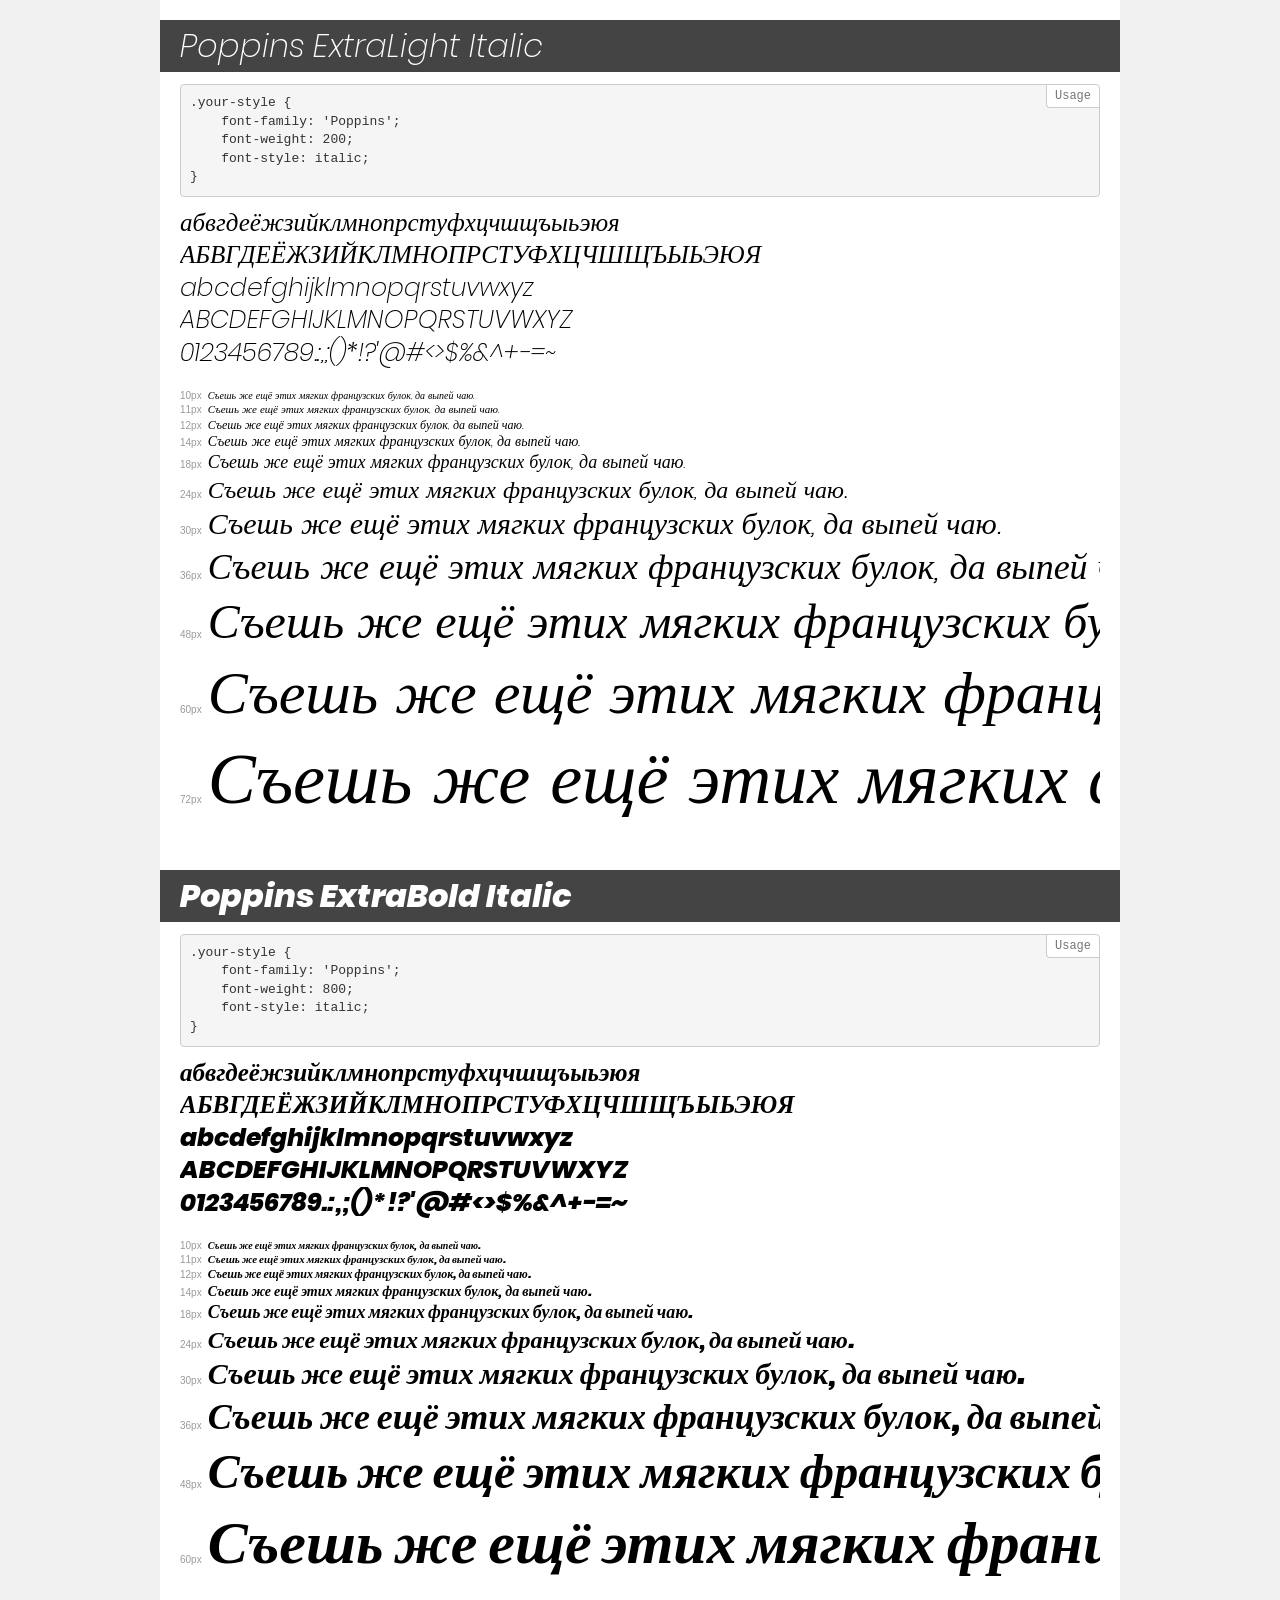
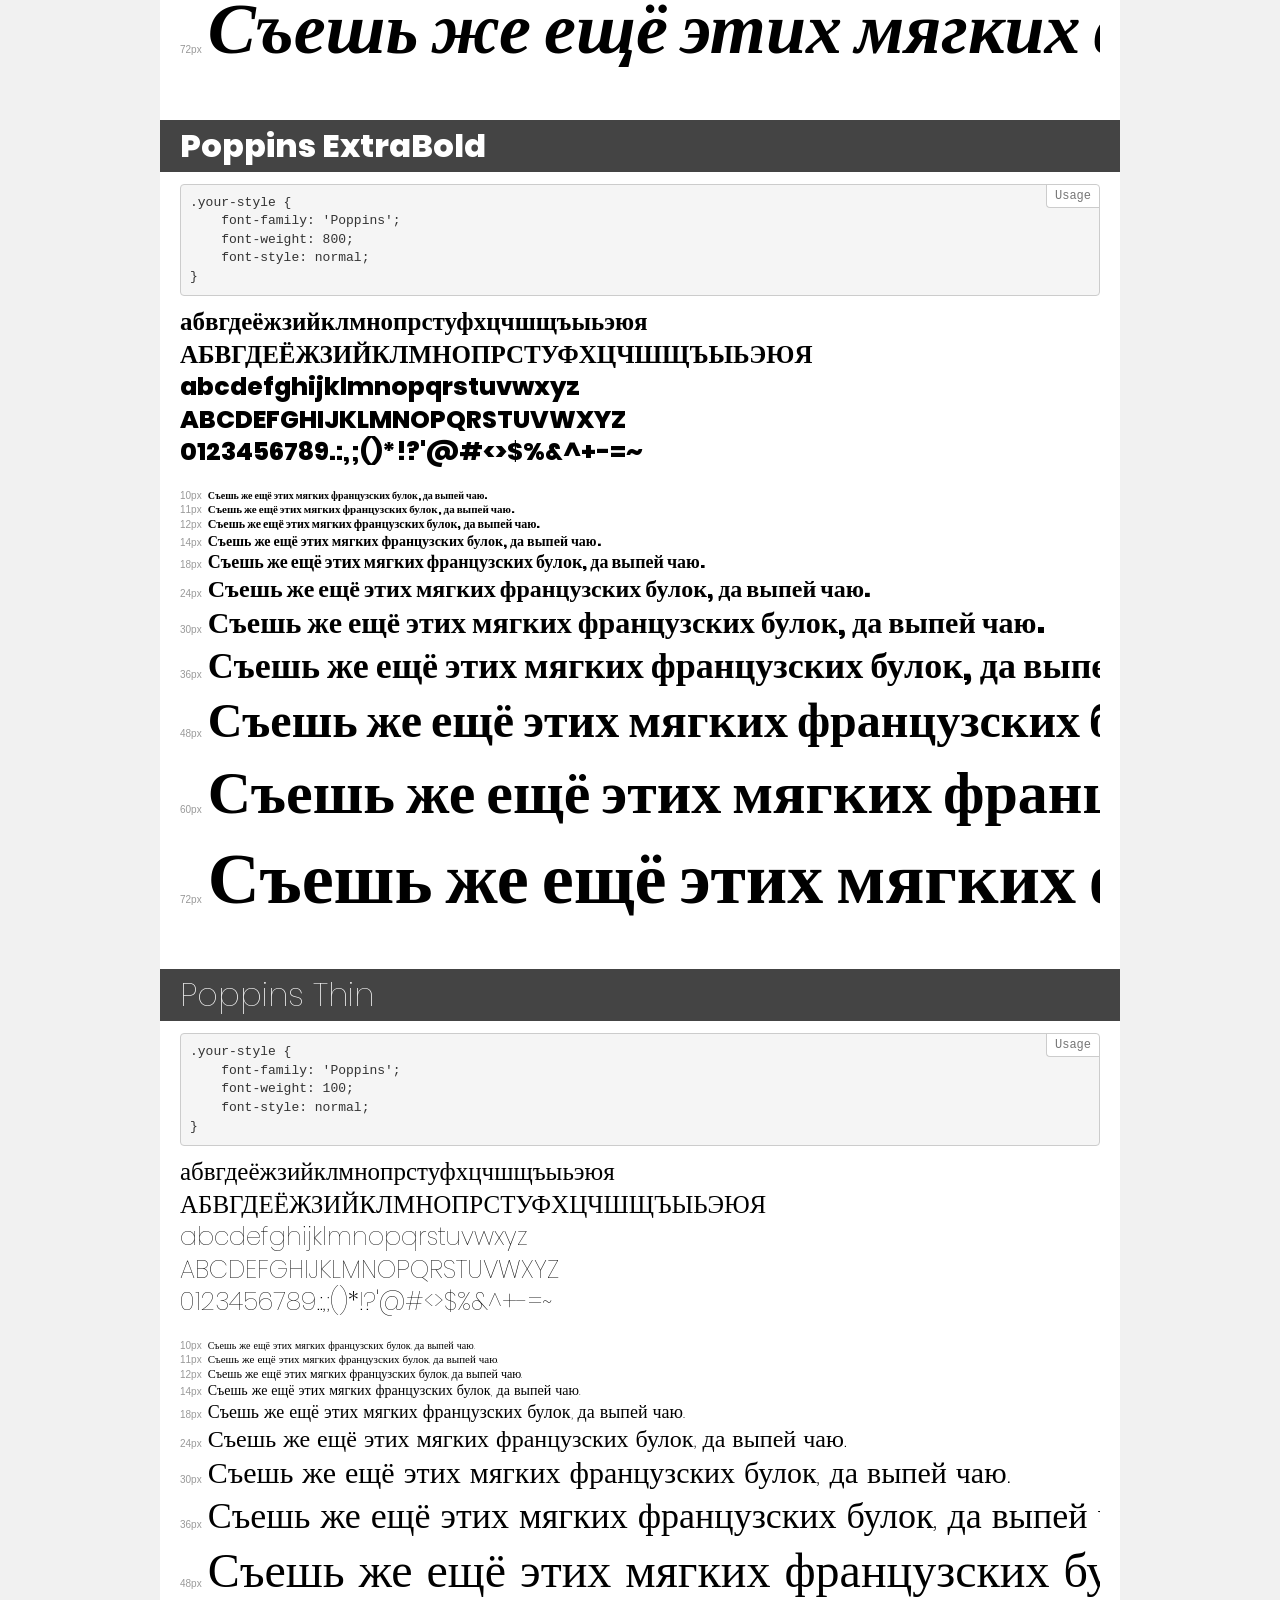
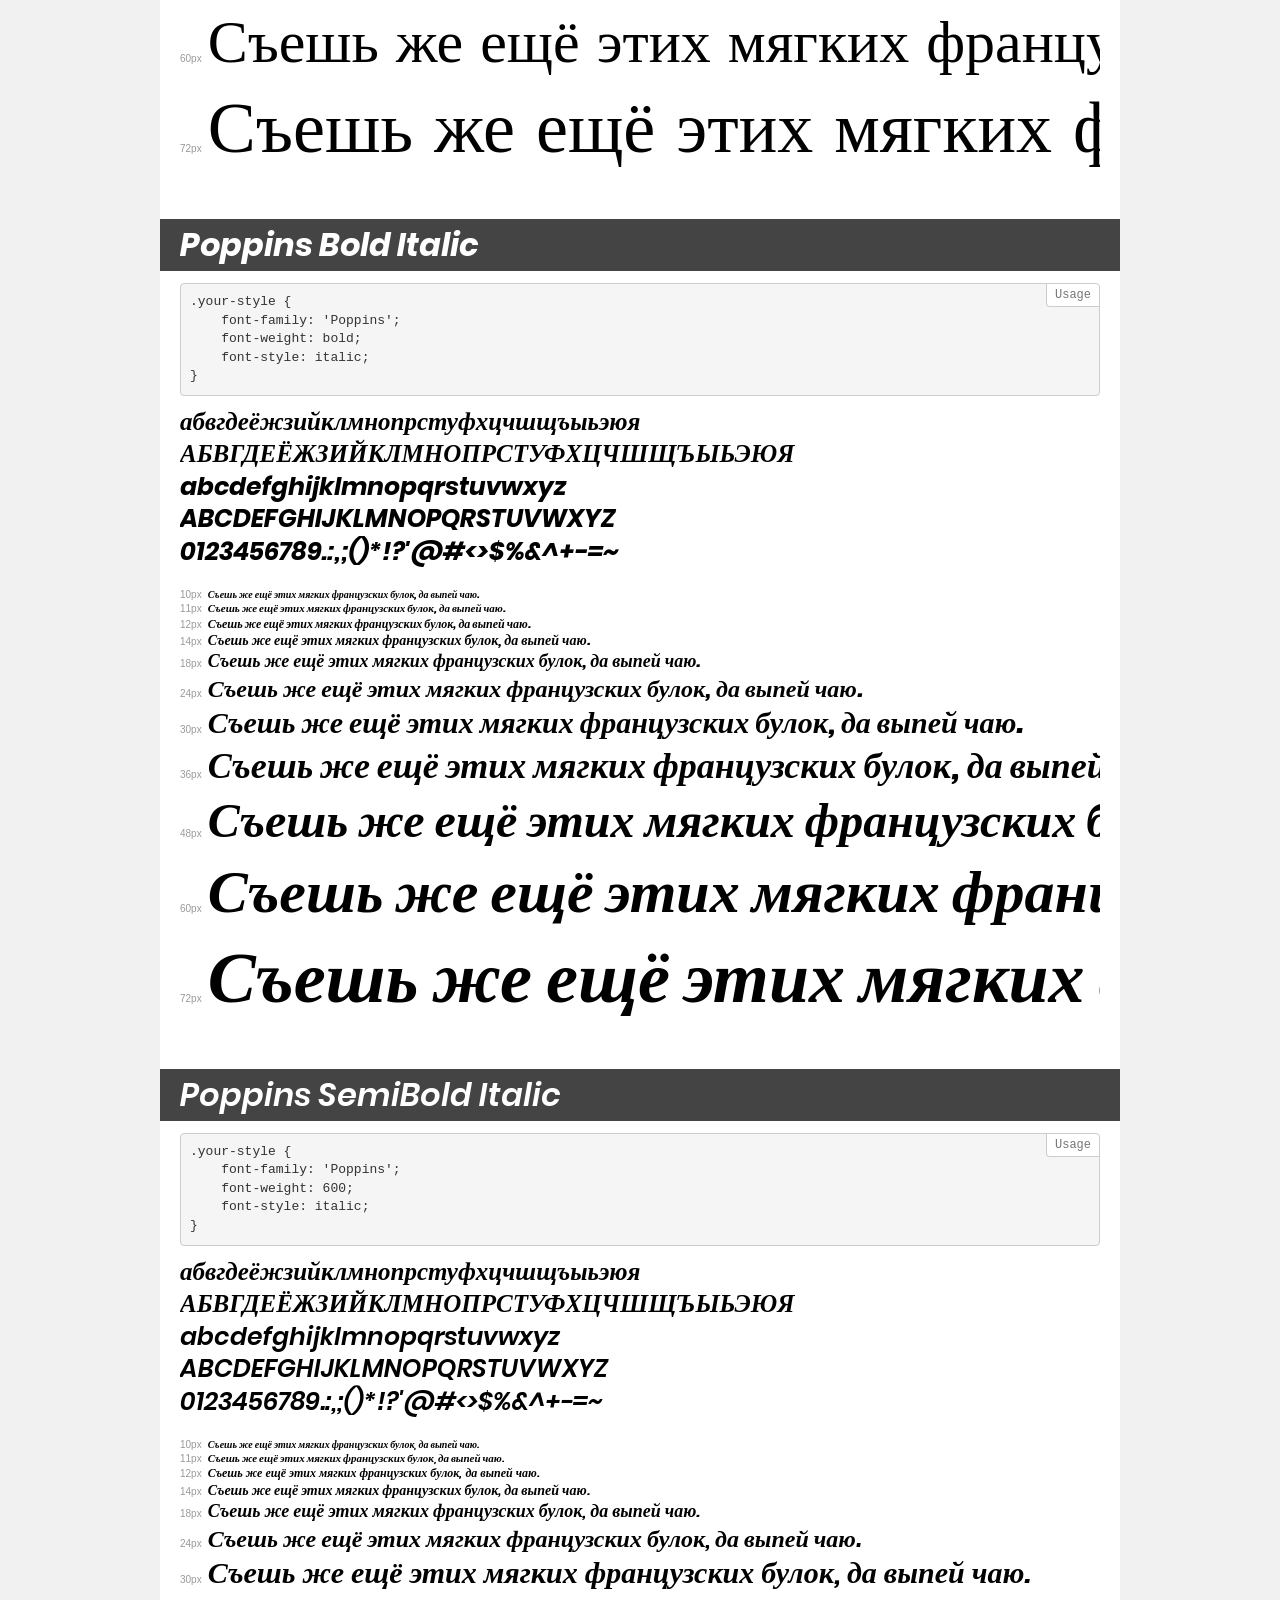
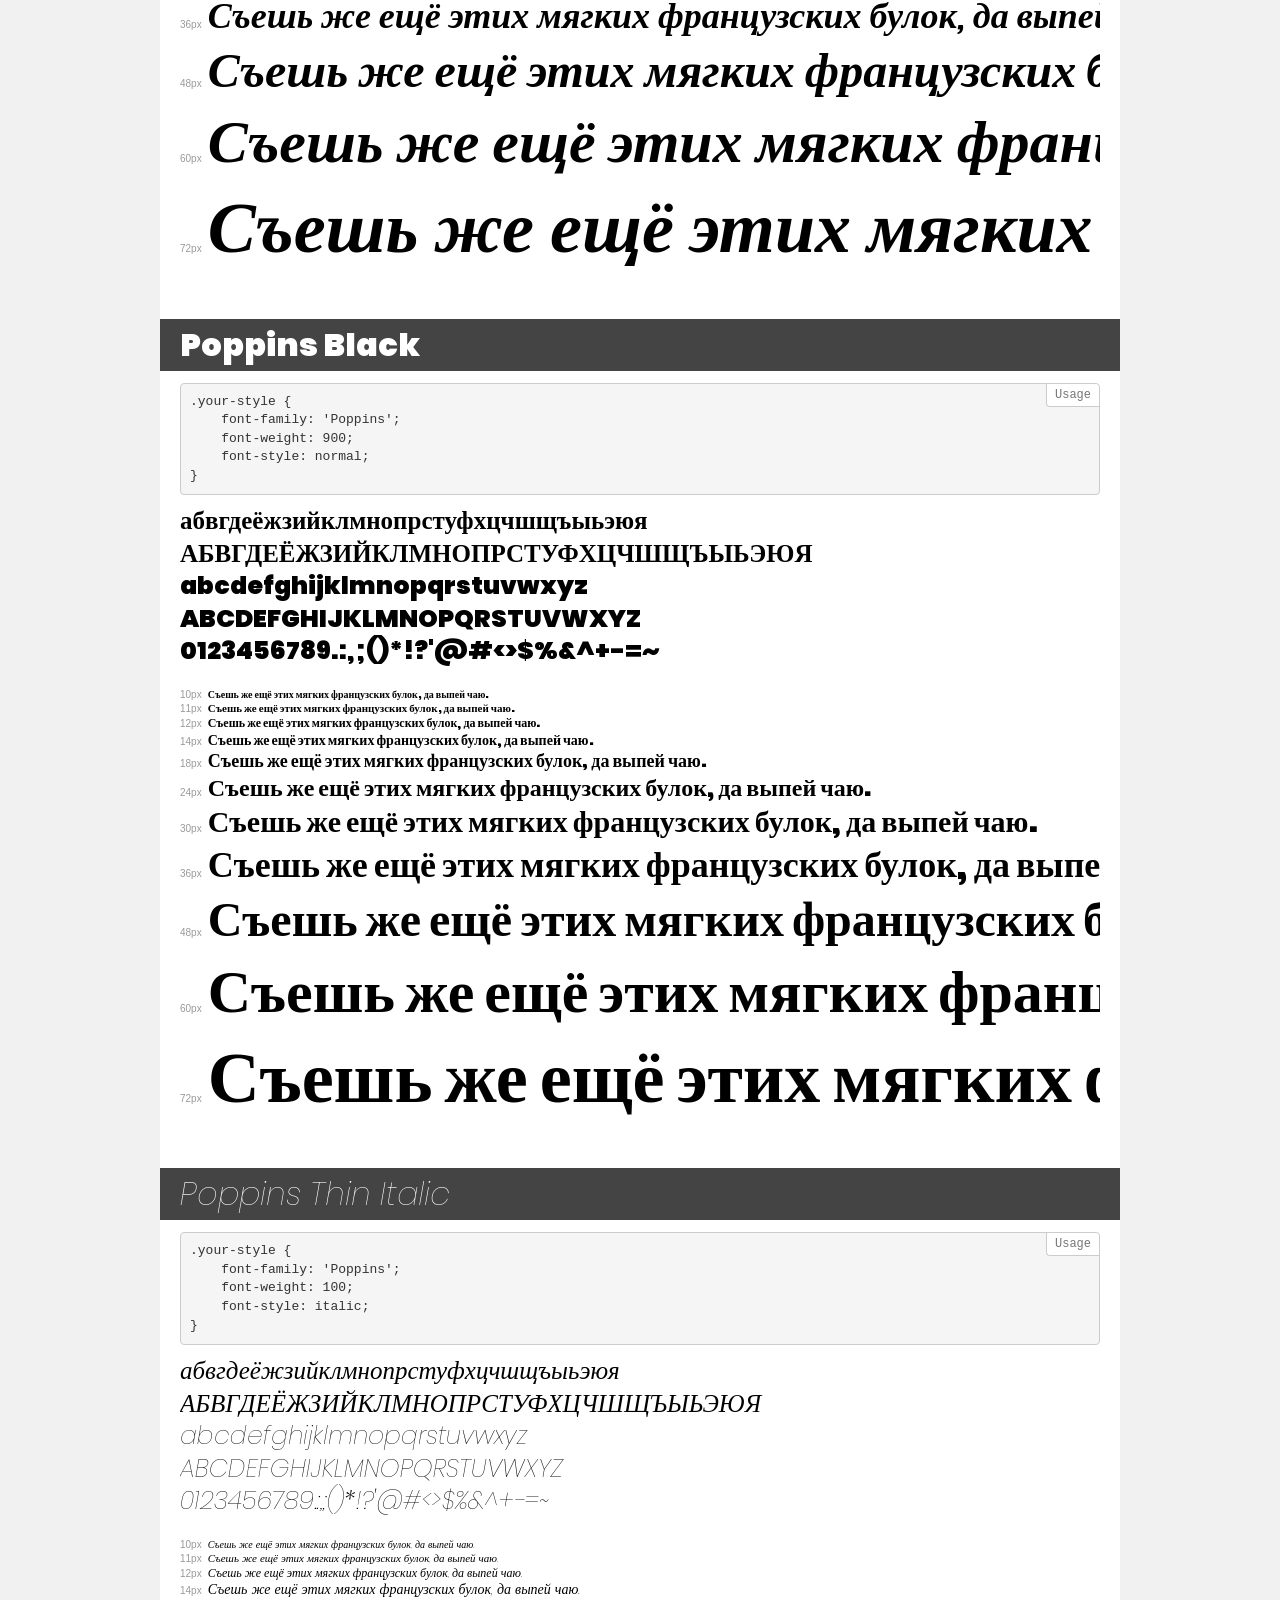
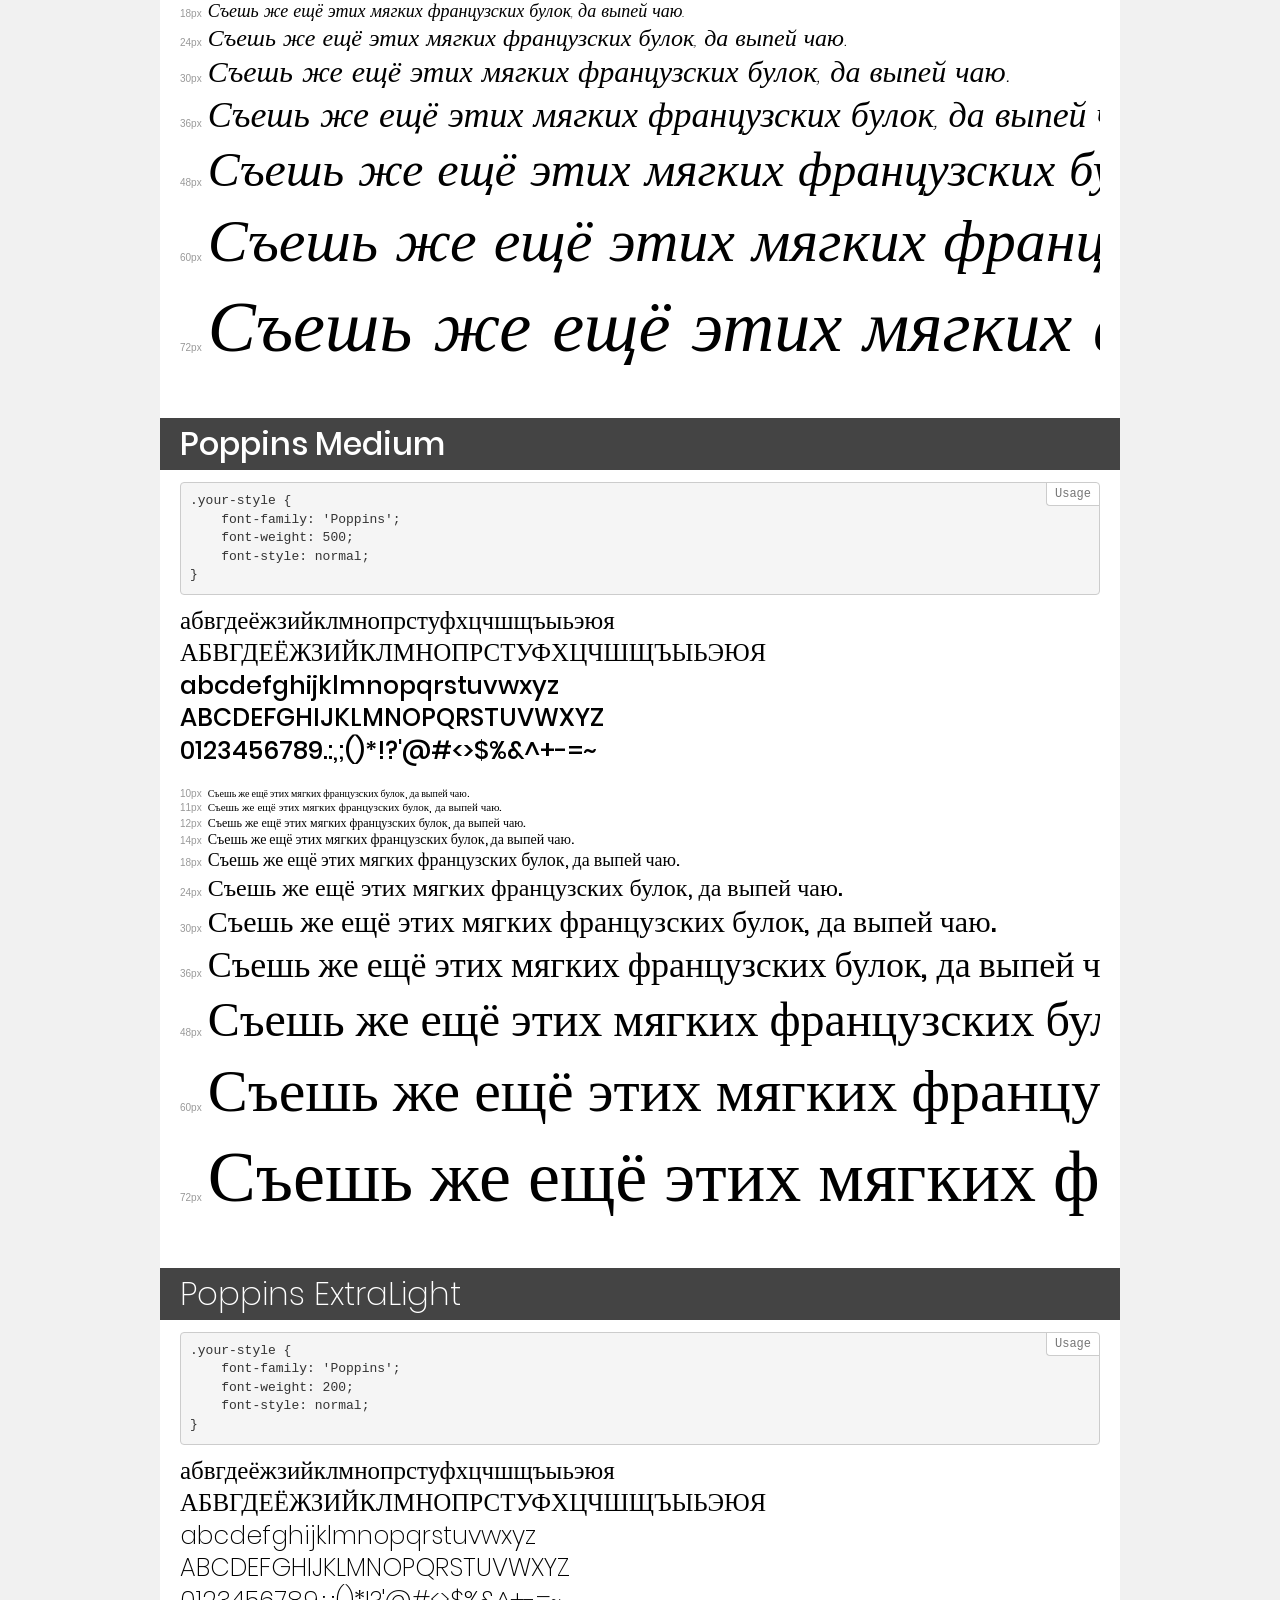
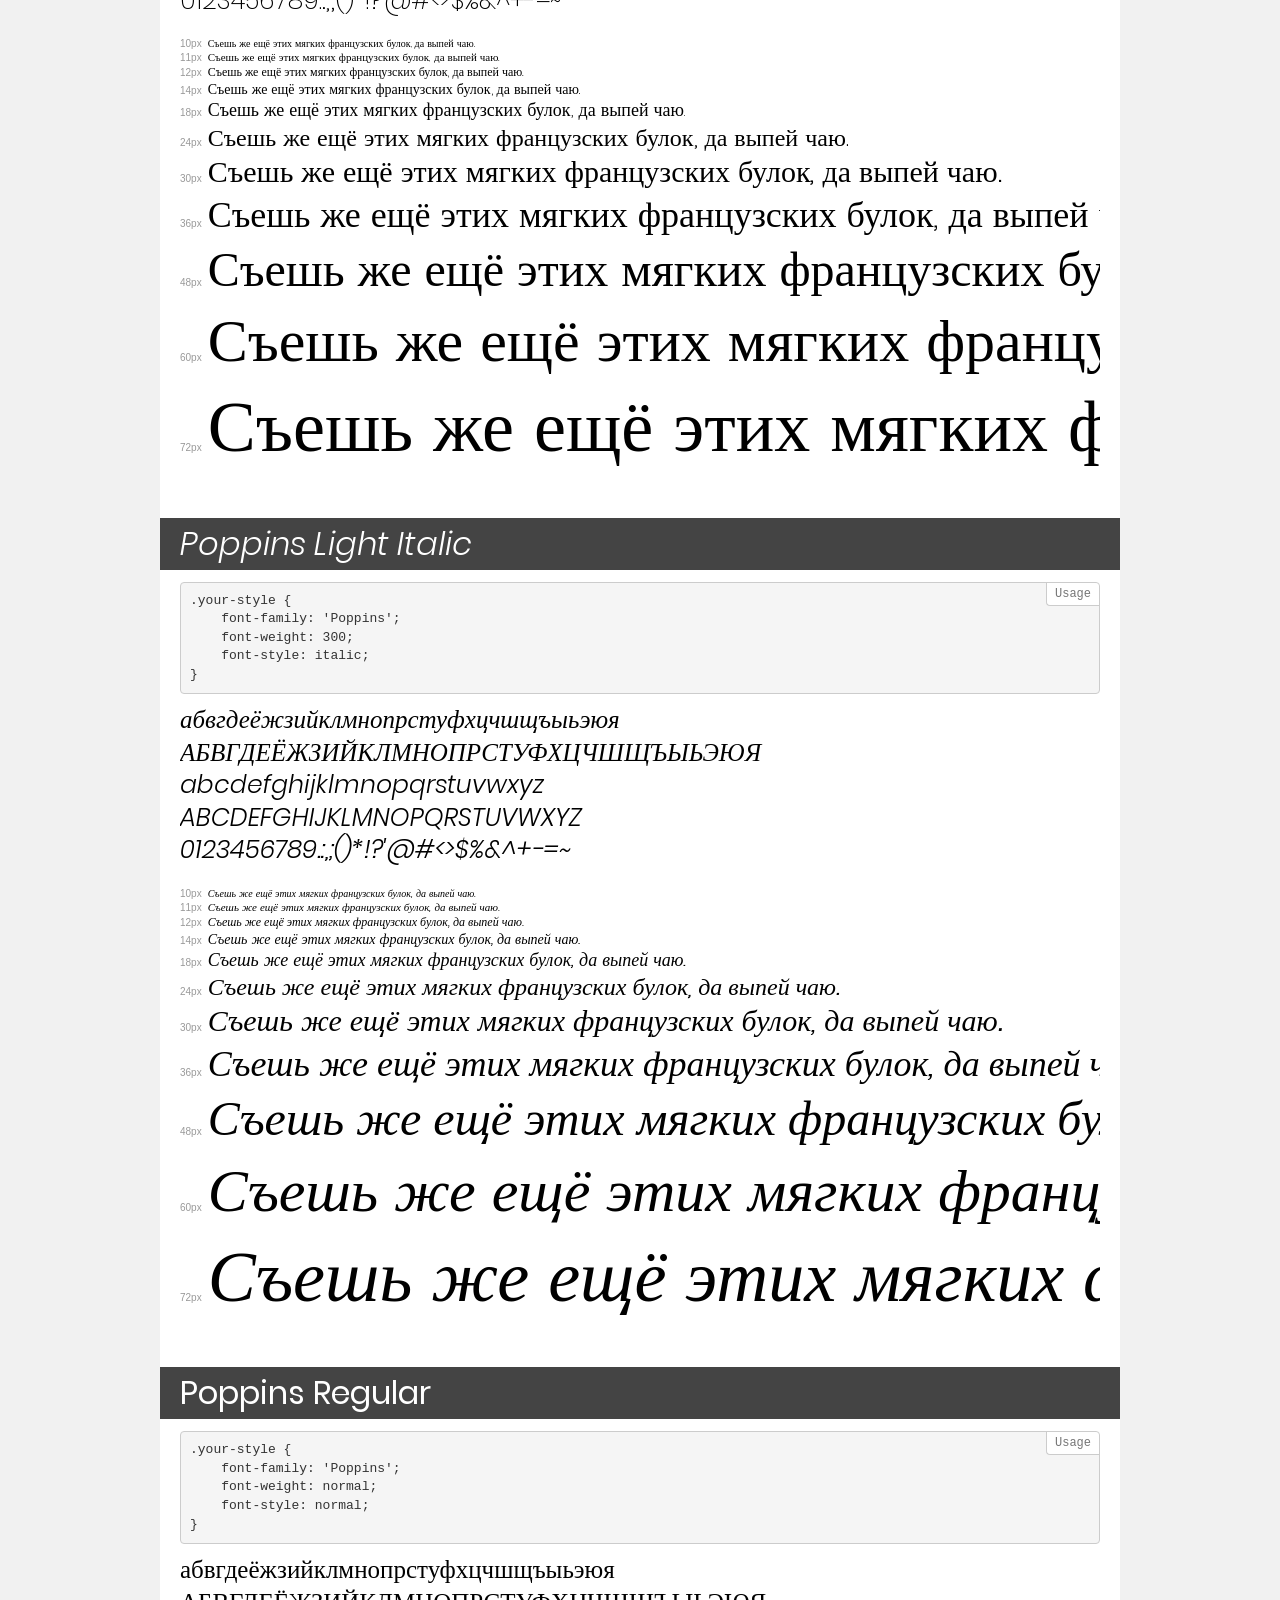
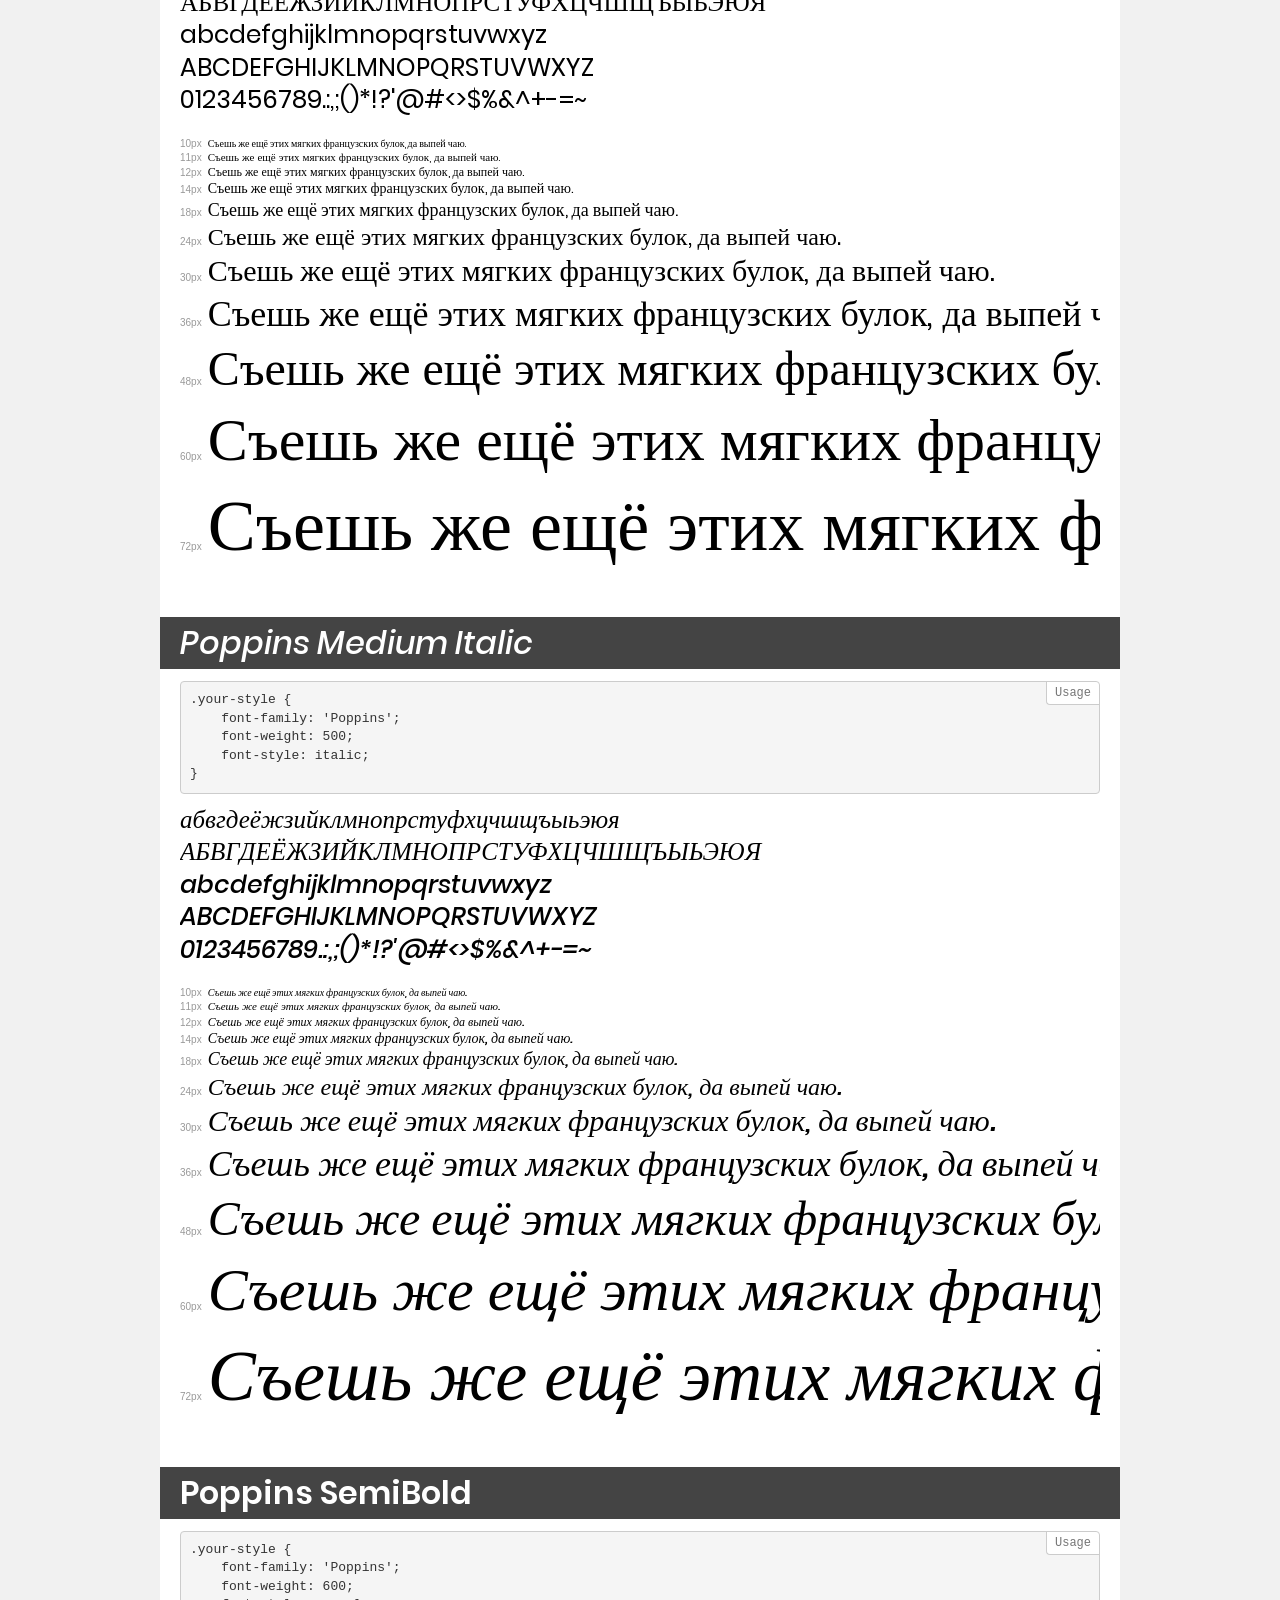
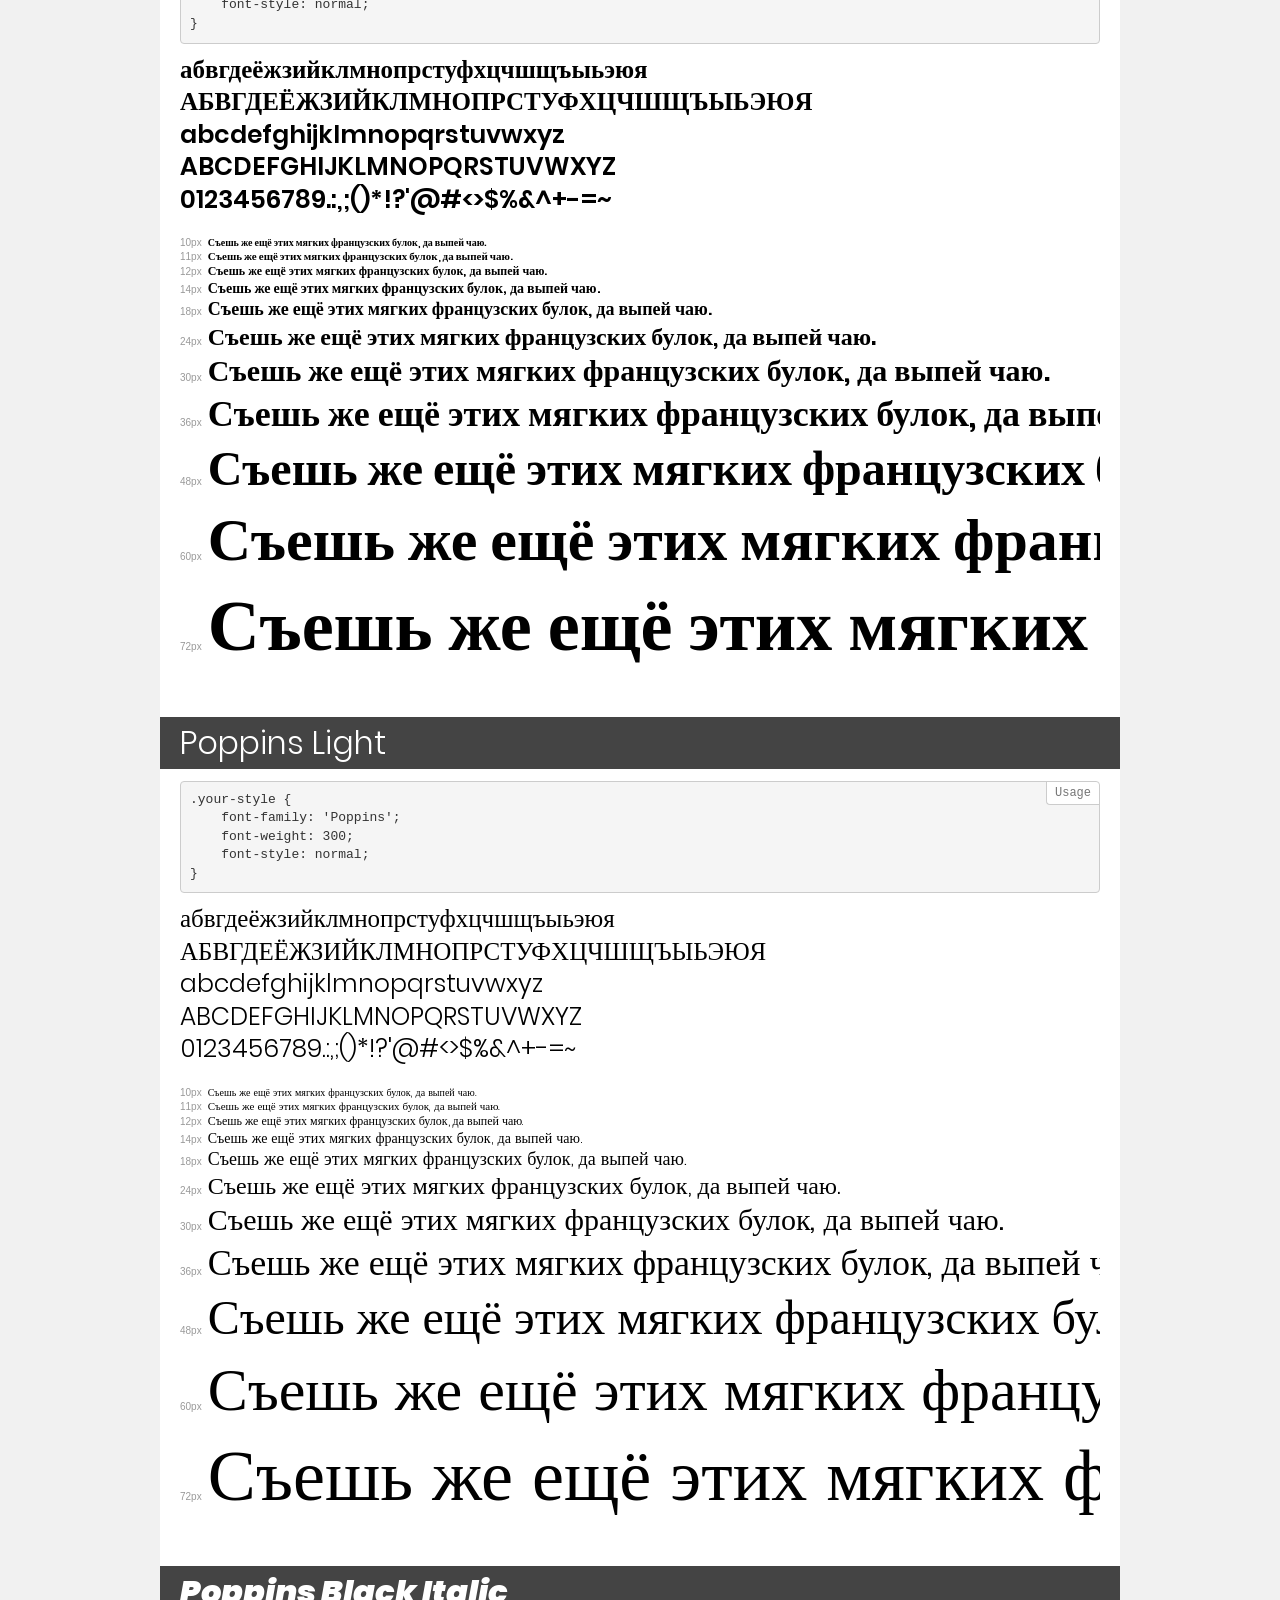
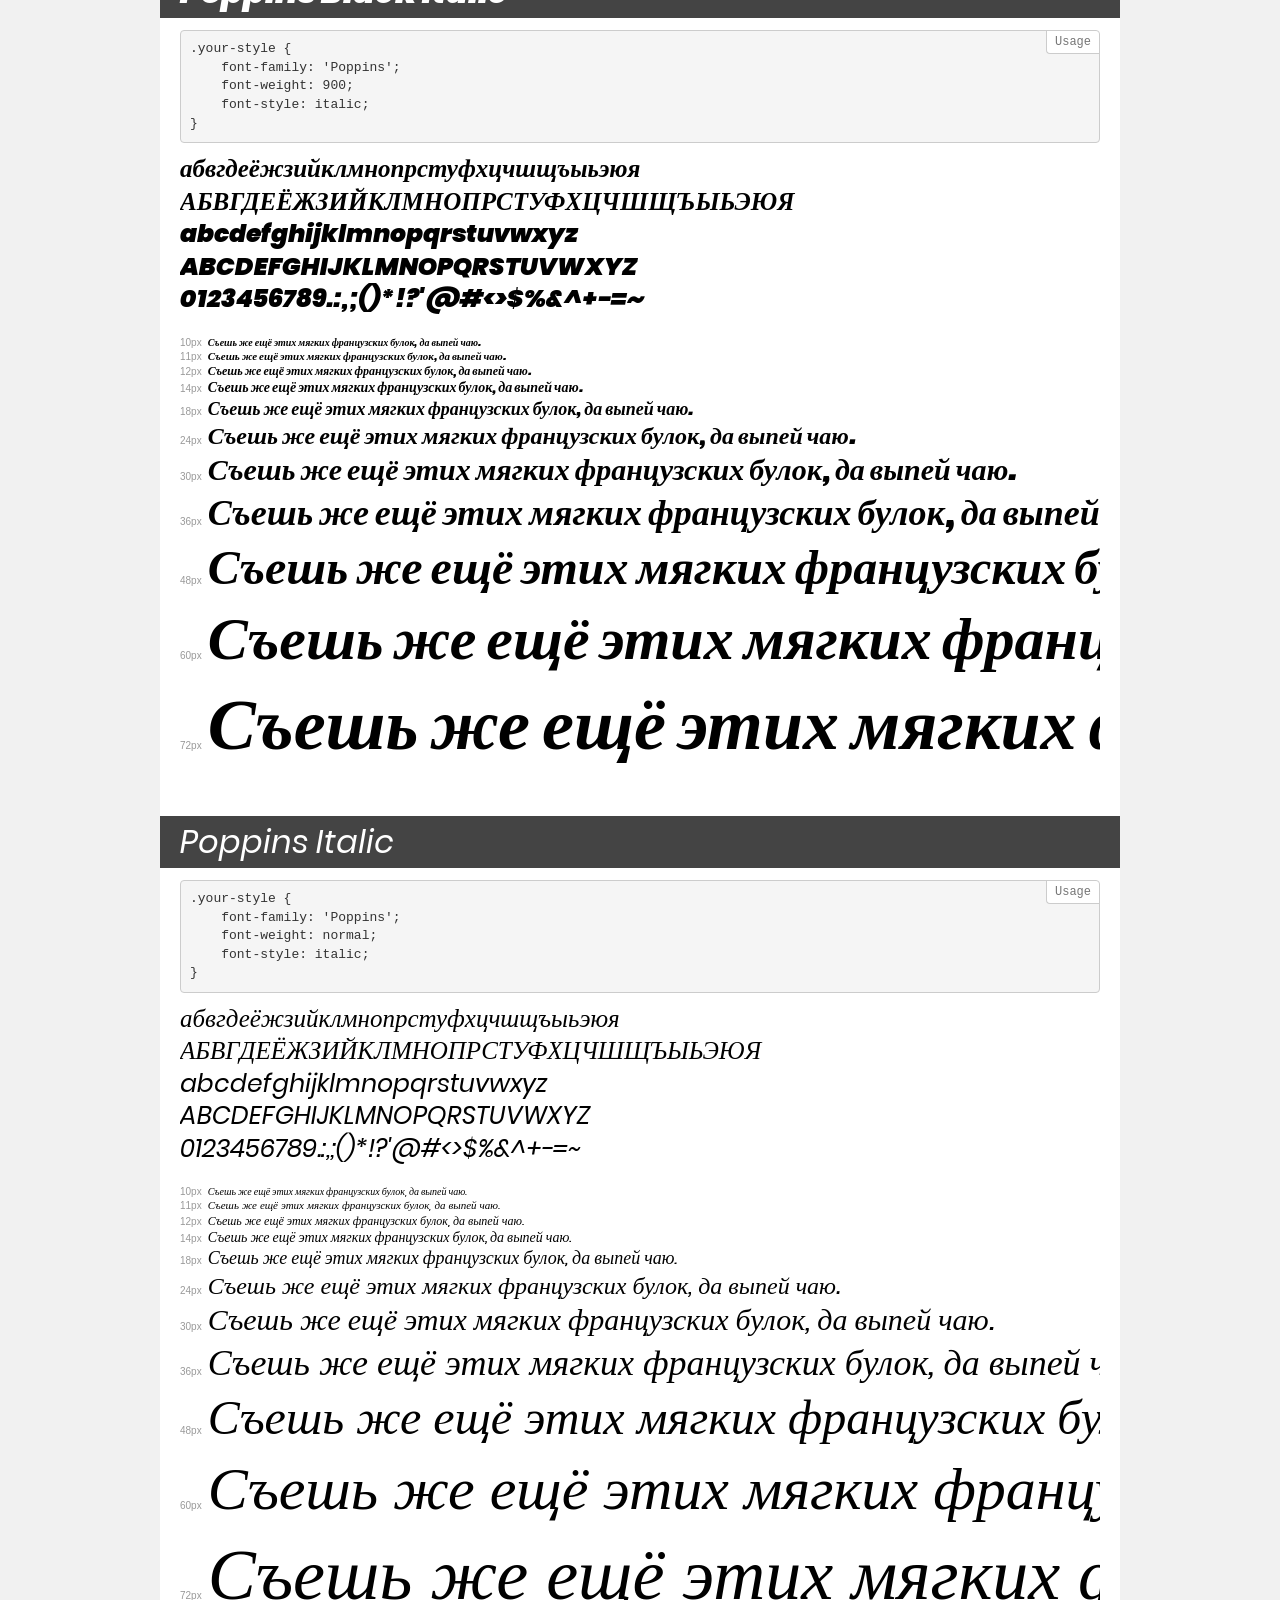
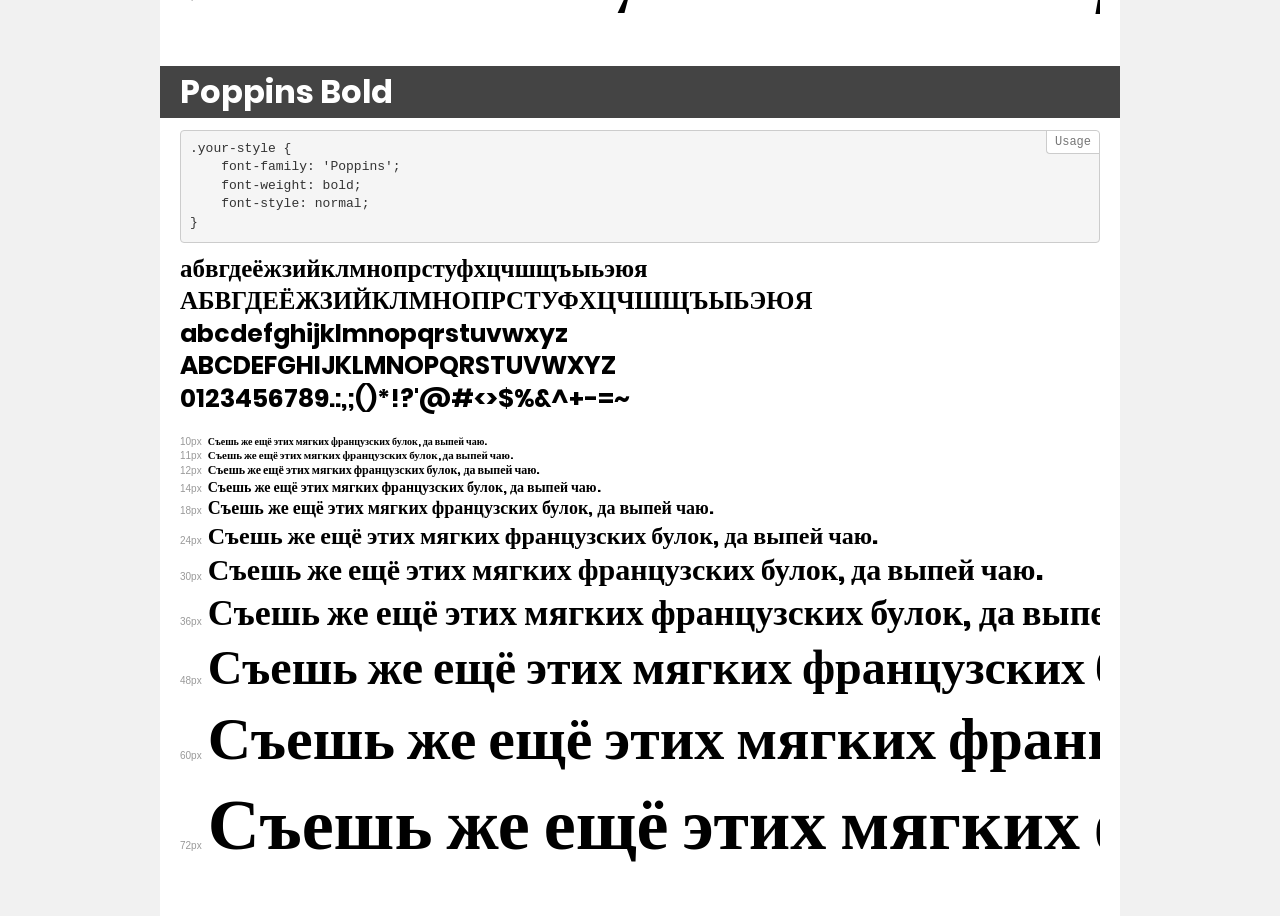
<file: fonts/Poppins/demo.html>
<!DOCTYPE html>
<html>
<head>
    <meta charset="utf-8">
    <meta http-equiv="X-UA-Compatible" content="IE=edge">
    <meta name="viewport" content="width=device-width, initial-scale=1">
    <meta name="robots" content="noindex, noarchive">
    <title>Transfonter demo</title>
    <link href="stylesheet.css" rel="stylesheet">
    <style>
        /*
        http://meyerweb.com/eric/tools/css/reset/
        v2.0 | 20110126
        License: none (public domain)
        */
        html, body, div, span, applet, object, iframe,
        h1, h2, h3, h4, h5, h6, p, blockquote, pre,
        a, abbr, acronym, address, big, cite, code,
        del, dfn, em, img, ins, kbd, q, s, samp,
        small, strike, strong, sub, sup, tt, var,
        b, u, i, center,
        dl, dt, dd, ol, ul, li,
        fieldset, form, label, legend,
        table, caption, tbody, tfoot, thead, tr, th, td,
        article, aside, canvas, details, embed,
        figure, figcaption, footer, header, hgroup,
        menu, nav, output, ruby, section, summary,
        time, mark, audio, video {
            margin: 0;
            padding: 0;
            border: 0;
            font-size: 100%;
            font: inherit;
            vertical-align: baseline;
        }
        /* HTML5 display-role reset for older browsers */
        article, aside, details, figcaption, figure,
        footer, header, hgroup, menu, nav, section {
            display: block;
        }
        body {
            line-height: 1;
        }
        ol, ul {
            list-style: none;
        }
        blockquote, q {
            quotes: none;
        }
        blockquote:before, blockquote:after,
        q:before, q:after {
            content: '';
            content: none;
        }
        table {
            border-collapse: collapse;
            border-spacing: 0;
        }
        /* common styles */
        body {
            background: #f1f1f1;
            color: #000;
        }
        .page {
            background: #fff;
            width: 920px;
            margin: 0 auto;
            padding: 20px 20px 0 20px;
            overflow: hidden;
        }
        .font-container {
            overflow-x: auto;
            overflow-y: hidden;
            margin-bottom: 40px;
            line-height: 1.3;
            white-space: nowrap;
            padding-bottom: 5px;
        }
        h1 {
            position: relative;
            background: #444;
            font-size: 32px;
            color: #fff;
            padding: 10px 20px;
            margin: 0 -20px 12px -20px;
        }
        .letters {
            font-size: 25px;
            margin-bottom: 20px;
        }
        .s10:before {
            content: '10px';
        }
        .s11:before {
            content: '11px';
        }
        .s12:before {
            content: '12px';
        }
        .s14:before {
            content: '14px';
        }
        .s18:before {
            content: '18px';
        }
        .s24:before {
            content: '24px';
        }
        .s30:before {
            content: '30px';
        }
        .s36:before {
            content: '36px';
        }
        .s48:before {
            content: '48px';
        }
        .s60:before {
            content: '60px';
        }
        .s72:before {
            content: '72px';
        }
        .s10:before, .s11:before, .s12:before, .s14:before,
        .s18:before, .s24:before, .s30:before, .s36:before,
        .s48:before, .s60:before, .s72:before {
            font-family: Arial, sans-serif;
            font-size: 10px;
            font-weight: normal;
            font-style: normal;
            color: #999;
            padding-right: 6px;
        }
        pre {
            display: block;
            position: relative;
            padding: 9px;
            margin: 0 0 10px;
            font-family: Monaco, Menlo, Consolas, "Courier New", monospace !important;
            font-size: 13px;
            line-height: 1.428571429;
            color: #333;
            font-weight: normal !important;
            font-style: normal !important;
            background-color: #f5f5f5;
            border: 1px solid #ccc;
            overflow-x: auto;
            border-radius: 4px;
        }
        pre:after {
            display: block;
            position: absolute;
            right: 0;
            top: 0;
            content: 'Usage';
            line-height: 1;
            padding: 5px 8px;
            font-size: 12px;
            color: #767676;
            background-color: #fff;
            border: 1px solid #ccc;
            border-right: none;
            border-top: none;
            border-radius: 0 4px 0 4px;
            z-index: 10;
        }
        /* responsive */
        @media (max-width: 959px) {
            .page {
                width: auto;
                margin: 0;
            }
        }
    </style>
</head>
<body>
<div class="page">
    <div class="demo" style="font-family: 'Poppins'; font-weight: 200; font-style: italic;">
        <h1>Poppins ExtraLight Italic</h1>
        <pre>.your-style {
    font-family: 'Poppins';
    font-weight: 200;
    font-style: italic;
}</pre>
        <div class="font-container">
            <p class="letters">
                абвгдеёжзийклмнопрстуфхцчшщъыьэюя<br>
АБВГДЕЁЖЗИЙКЛМНОПРСТУФХЦЧШЩЪЫЬЭЮЯ<br>
abcdefghijklmnopqrstuvwxyz<br>
ABCDEFGHIJKLMNOPQRSTUVWXYZ<br>
                0123456789.:,;()*!?'@#<>$%&^+-=~
            </p>
            <p class="s10" style="font-size: 10px;">Съешь же ещё этих мягких французских булок, да выпей чаю.</p>
            <p class="s11" style="font-size: 11px;">Съешь же ещё этих мягких французских булок, да выпей чаю.</p>
            <p class="s12" style="font-size: 12px;">Съешь же ещё этих мягких французских булок, да выпей чаю.</p>
            <p class="s14" style="font-size: 14px;">Съешь же ещё этих мягких французских булок, да выпей чаю.</p>
            <p class="s18" style="font-size: 18px;">Съешь же ещё этих мягких французских булок, да выпей чаю.</p>
            <p class="s24" style="font-size: 24px;">Съешь же ещё этих мягких французских булок, да выпей чаю.</p>
            <p class="s30" style="font-size: 30px;">Съешь же ещё этих мягких французских булок, да выпей чаю.</p>
            <p class="s36" style="font-size: 36px;">Съешь же ещё этих мягких французских булок, да выпей чаю.</p>
            <p class="s48" style="font-size: 48px;">Съешь же ещё этих мягких французских булок, да выпей чаю.</p>
            <p class="s60" style="font-size: 60px;">Съешь же ещё этих мягких французских булок, да выпей чаю.</p>
            <p class="s72" style="font-size: 72px;">Съешь же ещё этих мягких французских булок, да выпей чаю.</p>
        </div>
    </div>
    <div class="demo" style="font-family: 'Poppins'; font-weight: 800; font-style: italic;">
        <h1>Poppins ExtraBold Italic</h1>
        <pre>.your-style {
    font-family: 'Poppins';
    font-weight: 800;
    font-style: italic;
}</pre>
        <div class="font-container">
            <p class="letters">
                абвгдеёжзийклмнопрстуфхцчшщъыьэюя<br>
АБВГДЕЁЖЗИЙКЛМНОПРСТУФХЦЧШЩЪЫЬЭЮЯ<br>
abcdefghijklmnopqrstuvwxyz<br>
ABCDEFGHIJKLMNOPQRSTUVWXYZ<br>
                0123456789.:,;()*!?'@#<>$%&^+-=~
            </p>
            <p class="s10" style="font-size: 10px;">Съешь же ещё этих мягких французских булок, да выпей чаю.</p>
            <p class="s11" style="font-size: 11px;">Съешь же ещё этих мягких французских булок, да выпей чаю.</p>
            <p class="s12" style="font-size: 12px;">Съешь же ещё этих мягких французских булок, да выпей чаю.</p>
            <p class="s14" style="font-size: 14px;">Съешь же ещё этих мягких французских булок, да выпей чаю.</p>
            <p class="s18" style="font-size: 18px;">Съешь же ещё этих мягких французских булок, да выпей чаю.</p>
            <p class="s24" style="font-size: 24px;">Съешь же ещё этих мягких французских булок, да выпей чаю.</p>
            <p class="s30" style="font-size: 30px;">Съешь же ещё этих мягких французских булок, да выпей чаю.</p>
            <p class="s36" style="font-size: 36px;">Съешь же ещё этих мягких французских булок, да выпей чаю.</p>
            <p class="s48" style="font-size: 48px;">Съешь же ещё этих мягких французских булок, да выпей чаю.</p>
            <p class="s60" style="font-size: 60px;">Съешь же ещё этих мягких французских булок, да выпей чаю.</p>
            <p class="s72" style="font-size: 72px;">Съешь же ещё этих мягких французских булок, да выпей чаю.</p>
        </div>
    </div>
    <div class="demo" style="font-family: 'Poppins'; font-weight: 800; font-style: normal;">
        <h1>Poppins ExtraBold</h1>
        <pre>.your-style {
    font-family: 'Poppins';
    font-weight: 800;
    font-style: normal;
}</pre>
        <div class="font-container">
            <p class="letters">
                абвгдеёжзийклмнопрстуфхцчшщъыьэюя<br>
АБВГДЕЁЖЗИЙКЛМНОПРСТУФХЦЧШЩЪЫЬЭЮЯ<br>
abcdefghijklmnopqrstuvwxyz<br>
ABCDEFGHIJKLMNOPQRSTUVWXYZ<br>
                0123456789.:,;()*!?'@#<>$%&^+-=~
            </p>
            <p class="s10" style="font-size: 10px;">Съешь же ещё этих мягких французских булок, да выпей чаю.</p>
            <p class="s11" style="font-size: 11px;">Съешь же ещё этих мягких французских булок, да выпей чаю.</p>
            <p class="s12" style="font-size: 12px;">Съешь же ещё этих мягких французских булок, да выпей чаю.</p>
            <p class="s14" style="font-size: 14px;">Съешь же ещё этих мягких французских булок, да выпей чаю.</p>
            <p class="s18" style="font-size: 18px;">Съешь же ещё этих мягких французских булок, да выпей чаю.</p>
            <p class="s24" style="font-size: 24px;">Съешь же ещё этих мягких французских булок, да выпей чаю.</p>
            <p class="s30" style="font-size: 30px;">Съешь же ещё этих мягких французских булок, да выпей чаю.</p>
            <p class="s36" style="font-size: 36px;">Съешь же ещё этих мягких французских булок, да выпей чаю.</p>
            <p class="s48" style="font-size: 48px;">Съешь же ещё этих мягких французских булок, да выпей чаю.</p>
            <p class="s60" style="font-size: 60px;">Съешь же ещё этих мягких французских булок, да выпей чаю.</p>
            <p class="s72" style="font-size: 72px;">Съешь же ещё этих мягких французских булок, да выпей чаю.</p>
        </div>
    </div>
    <div class="demo" style="font-family: 'Poppins'; font-weight: 100; font-style: normal;">
        <h1>Poppins Thin</h1>
        <pre>.your-style {
    font-family: 'Poppins';
    font-weight: 100;
    font-style: normal;
}</pre>
        <div class="font-container">
            <p class="letters">
                абвгдеёжзийклмнопрстуфхцчшщъыьэюя<br>
АБВГДЕЁЖЗИЙКЛМНОПРСТУФХЦЧШЩЪЫЬЭЮЯ<br>
abcdefghijklmnopqrstuvwxyz<br>
ABCDEFGHIJKLMNOPQRSTUVWXYZ<br>
                0123456789.:,;()*!?'@#<>$%&^+-=~
            </p>
            <p class="s10" style="font-size: 10px;">Съешь же ещё этих мягких французских булок, да выпей чаю.</p>
            <p class="s11" style="font-size: 11px;">Съешь же ещё этих мягких французских булок, да выпей чаю.</p>
            <p class="s12" style="font-size: 12px;">Съешь же ещё этих мягких французских булок, да выпей чаю.</p>
            <p class="s14" style="font-size: 14px;">Съешь же ещё этих мягких французских булок, да выпей чаю.</p>
            <p class="s18" style="font-size: 18px;">Съешь же ещё этих мягких французских булок, да выпей чаю.</p>
            <p class="s24" style="font-size: 24px;">Съешь же ещё этих мягких французских булок, да выпей чаю.</p>
            <p class="s30" style="font-size: 30px;">Съешь же ещё этих мягких французских булок, да выпей чаю.</p>
            <p class="s36" style="font-size: 36px;">Съешь же ещё этих мягких французских булок, да выпей чаю.</p>
            <p class="s48" style="font-size: 48px;">Съешь же ещё этих мягких французских булок, да выпей чаю.</p>
            <p class="s60" style="font-size: 60px;">Съешь же ещё этих мягких французских булок, да выпей чаю.</p>
            <p class="s72" style="font-size: 72px;">Съешь же ещё этих мягких французских булок, да выпей чаю.</p>
        </div>
    </div>
    <div class="demo" style="font-family: 'Poppins'; font-weight: bold; font-style: italic;">
        <h1>Poppins Bold Italic</h1>
        <pre>.your-style {
    font-family: 'Poppins';
    font-weight: bold;
    font-style: italic;
}</pre>
        <div class="font-container">
            <p class="letters">
                абвгдеёжзийклмнопрстуфхцчшщъыьэюя<br>
АБВГДЕЁЖЗИЙКЛМНОПРСТУФХЦЧШЩЪЫЬЭЮЯ<br>
abcdefghijklmnopqrstuvwxyz<br>
ABCDEFGHIJKLMNOPQRSTUVWXYZ<br>
                0123456789.:,;()*!?'@#<>$%&^+-=~
            </p>
            <p class="s10" style="font-size: 10px;">Съешь же ещё этих мягких французских булок, да выпей чаю.</p>
            <p class="s11" style="font-size: 11px;">Съешь же ещё этих мягких французских булок, да выпей чаю.</p>
            <p class="s12" style="font-size: 12px;">Съешь же ещё этих мягких французских булок, да выпей чаю.</p>
            <p class="s14" style="font-size: 14px;">Съешь же ещё этих мягких французских булок, да выпей чаю.</p>
            <p class="s18" style="font-size: 18px;">Съешь же ещё этих мягких французских булок, да выпей чаю.</p>
            <p class="s24" style="font-size: 24px;">Съешь же ещё этих мягких французских булок, да выпей чаю.</p>
            <p class="s30" style="font-size: 30px;">Съешь же ещё этих мягких французских булок, да выпей чаю.</p>
            <p class="s36" style="font-size: 36px;">Съешь же ещё этих мягких французских булок, да выпей чаю.</p>
            <p class="s48" style="font-size: 48px;">Съешь же ещё этих мягких французских булок, да выпей чаю.</p>
            <p class="s60" style="font-size: 60px;">Съешь же ещё этих мягких французских булок, да выпей чаю.</p>
            <p class="s72" style="font-size: 72px;">Съешь же ещё этих мягких французских булок, да выпей чаю.</p>
        </div>
    </div>
    <div class="demo" style="font-family: 'Poppins'; font-weight: 600; font-style: italic;">
        <h1>Poppins SemiBold Italic</h1>
        <pre>.your-style {
    font-family: 'Poppins';
    font-weight: 600;
    font-style: italic;
}</pre>
        <div class="font-container">
            <p class="letters">
                абвгдеёжзийклмнопрстуфхцчшщъыьэюя<br>
АБВГДЕЁЖЗИЙКЛМНОПРСТУФХЦЧШЩЪЫЬЭЮЯ<br>
abcdefghijklmnopqrstuvwxyz<br>
ABCDEFGHIJKLMNOPQRSTUVWXYZ<br>
                0123456789.:,;()*!?'@#<>$%&^+-=~
            </p>
            <p class="s10" style="font-size: 10px;">Съешь же ещё этих мягких французских булок, да выпей чаю.</p>
            <p class="s11" style="font-size: 11px;">Съешь же ещё этих мягких французских булок, да выпей чаю.</p>
            <p class="s12" style="font-size: 12px;">Съешь же ещё этих мягких французских булок, да выпей чаю.</p>
            <p class="s14" style="font-size: 14px;">Съешь же ещё этих мягких французских булок, да выпей чаю.</p>
            <p class="s18" style="font-size: 18px;">Съешь же ещё этих мягких французских булок, да выпей чаю.</p>
            <p class="s24" style="font-size: 24px;">Съешь же ещё этих мягких французских булок, да выпей чаю.</p>
            <p class="s30" style="font-size: 30px;">Съешь же ещё этих мягких французских булок, да выпей чаю.</p>
            <p class="s36" style="font-size: 36px;">Съешь же ещё этих мягких французских булок, да выпей чаю.</p>
            <p class="s48" style="font-size: 48px;">Съешь же ещё этих мягких французских булок, да выпей чаю.</p>
            <p class="s60" style="font-size: 60px;">Съешь же ещё этих мягких французских булок, да выпей чаю.</p>
            <p class="s72" style="font-size: 72px;">Съешь же ещё этих мягких французских булок, да выпей чаю.</p>
        </div>
    </div>
    <div class="demo" style="font-family: 'Poppins'; font-weight: 900; font-style: normal;">
        <h1>Poppins Black</h1>
        <pre>.your-style {
    font-family: 'Poppins';
    font-weight: 900;
    font-style: normal;
}</pre>
        <div class="font-container">
            <p class="letters">
                абвгдеёжзийклмнопрстуфхцчшщъыьэюя<br>
АБВГДЕЁЖЗИЙКЛМНОПРСТУФХЦЧШЩЪЫЬЭЮЯ<br>
abcdefghijklmnopqrstuvwxyz<br>
ABCDEFGHIJKLMNOPQRSTUVWXYZ<br>
                0123456789.:,;()*!?'@#<>$%&^+-=~
            </p>
            <p class="s10" style="font-size: 10px;">Съешь же ещё этих мягких французских булок, да выпей чаю.</p>
            <p class="s11" style="font-size: 11px;">Съешь же ещё этих мягких французских булок, да выпей чаю.</p>
            <p class="s12" style="font-size: 12px;">Съешь же ещё этих мягких французских булок, да выпей чаю.</p>
            <p class="s14" style="font-size: 14px;">Съешь же ещё этих мягких французских булок, да выпей чаю.</p>
            <p class="s18" style="font-size: 18px;">Съешь же ещё этих мягких французских булок, да выпей чаю.</p>
            <p class="s24" style="font-size: 24px;">Съешь же ещё этих мягких французских булок, да выпей чаю.</p>
            <p class="s30" style="font-size: 30px;">Съешь же ещё этих мягких французских булок, да выпей чаю.</p>
            <p class="s36" style="font-size: 36px;">Съешь же ещё этих мягких французских булок, да выпей чаю.</p>
            <p class="s48" style="font-size: 48px;">Съешь же ещё этих мягких французских булок, да выпей чаю.</p>
            <p class="s60" style="font-size: 60px;">Съешь же ещё этих мягких французских булок, да выпей чаю.</p>
            <p class="s72" style="font-size: 72px;">Съешь же ещё этих мягких французских булок, да выпей чаю.</p>
        </div>
    </div>
    <div class="demo" style="font-family: 'Poppins'; font-weight: 100; font-style: italic;">
        <h1>Poppins Thin Italic</h1>
        <pre>.your-style {
    font-family: 'Poppins';
    font-weight: 100;
    font-style: italic;
}</pre>
        <div class="font-container">
            <p class="letters">
                абвгдеёжзийклмнопрстуфхцчшщъыьэюя<br>
АБВГДЕЁЖЗИЙКЛМНОПРСТУФХЦЧШЩЪЫЬЭЮЯ<br>
abcdefghijklmnopqrstuvwxyz<br>
ABCDEFGHIJKLMNOPQRSTUVWXYZ<br>
                0123456789.:,;()*!?'@#<>$%&^+-=~
            </p>
            <p class="s10" style="font-size: 10px;">Съешь же ещё этих мягких французских булок, да выпей чаю.</p>
            <p class="s11" style="font-size: 11px;">Съешь же ещё этих мягких французских булок, да выпей чаю.</p>
            <p class="s12" style="font-size: 12px;">Съешь же ещё этих мягких французских булок, да выпей чаю.</p>
            <p class="s14" style="font-size: 14px;">Съешь же ещё этих мягких французских булок, да выпей чаю.</p>
            <p class="s18" style="font-size: 18px;">Съешь же ещё этих мягких французских булок, да выпей чаю.</p>
            <p class="s24" style="font-size: 24px;">Съешь же ещё этих мягких французских булок, да выпей чаю.</p>
            <p class="s30" style="font-size: 30px;">Съешь же ещё этих мягких французских булок, да выпей чаю.</p>
            <p class="s36" style="font-size: 36px;">Съешь же ещё этих мягких французских булок, да выпей чаю.</p>
            <p class="s48" style="font-size: 48px;">Съешь же ещё этих мягких французских булок, да выпей чаю.</p>
            <p class="s60" style="font-size: 60px;">Съешь же ещё этих мягких французских булок, да выпей чаю.</p>
            <p class="s72" style="font-size: 72px;">Съешь же ещё этих мягких французских булок, да выпей чаю.</p>
        </div>
    </div>
    <div class="demo" style="font-family: 'Poppins'; font-weight: 500; font-style: normal;">
        <h1>Poppins Medium</h1>
        <pre>.your-style {
    font-family: 'Poppins';
    font-weight: 500;
    font-style: normal;
}</pre>
        <div class="font-container">
            <p class="letters">
                абвгдеёжзийклмнопрстуфхцчшщъыьэюя<br>
АБВГДЕЁЖЗИЙКЛМНОПРСТУФХЦЧШЩЪЫЬЭЮЯ<br>
abcdefghijklmnopqrstuvwxyz<br>
ABCDEFGHIJKLMNOPQRSTUVWXYZ<br>
                0123456789.:,;()*!?'@#<>$%&^+-=~
            </p>
            <p class="s10" style="font-size: 10px;">Съешь же ещё этих мягких французских булок, да выпей чаю.</p>
            <p class="s11" style="font-size: 11px;">Съешь же ещё этих мягких французских булок, да выпей чаю.</p>
            <p class="s12" style="font-size: 12px;">Съешь же ещё этих мягких французских булок, да выпей чаю.</p>
            <p class="s14" style="font-size: 14px;">Съешь же ещё этих мягких французских булок, да выпей чаю.</p>
            <p class="s18" style="font-size: 18px;">Съешь же ещё этих мягких французских булок, да выпей чаю.</p>
            <p class="s24" style="font-size: 24px;">Съешь же ещё этих мягких французских булок, да выпей чаю.</p>
            <p class="s30" style="font-size: 30px;">Съешь же ещё этих мягких французских булок, да выпей чаю.</p>
            <p class="s36" style="font-size: 36px;">Съешь же ещё этих мягких французских булок, да выпей чаю.</p>
            <p class="s48" style="font-size: 48px;">Съешь же ещё этих мягких французских булок, да выпей чаю.</p>
            <p class="s60" style="font-size: 60px;">Съешь же ещё этих мягких французских булок, да выпей чаю.</p>
            <p class="s72" style="font-size: 72px;">Съешь же ещё этих мягких французских булок, да выпей чаю.</p>
        </div>
    </div>
    <div class="demo" style="font-family: 'Poppins'; font-weight: 200; font-style: normal;">
        <h1>Poppins ExtraLight</h1>
        <pre>.your-style {
    font-family: 'Poppins';
    font-weight: 200;
    font-style: normal;
}</pre>
        <div class="font-container">
            <p class="letters">
                абвгдеёжзийклмнопрстуфхцчшщъыьэюя<br>
АБВГДЕЁЖЗИЙКЛМНОПРСТУФХЦЧШЩЪЫЬЭЮЯ<br>
abcdefghijklmnopqrstuvwxyz<br>
ABCDEFGHIJKLMNOPQRSTUVWXYZ<br>
                0123456789.:,;()*!?'@#<>$%&^+-=~
            </p>
            <p class="s10" style="font-size: 10px;">Съешь же ещё этих мягких французских булок, да выпей чаю.</p>
            <p class="s11" style="font-size: 11px;">Съешь же ещё этих мягких французских булок, да выпей чаю.</p>
            <p class="s12" style="font-size: 12px;">Съешь же ещё этих мягких французских булок, да выпей чаю.</p>
            <p class="s14" style="font-size: 14px;">Съешь же ещё этих мягких французских булок, да выпей чаю.</p>
            <p class="s18" style="font-size: 18px;">Съешь же ещё этих мягких французских булок, да выпей чаю.</p>
            <p class="s24" style="font-size: 24px;">Съешь же ещё этих мягких французских булок, да выпей чаю.</p>
            <p class="s30" style="font-size: 30px;">Съешь же ещё этих мягких французских булок, да выпей чаю.</p>
            <p class="s36" style="font-size: 36px;">Съешь же ещё этих мягких французских булок, да выпей чаю.</p>
            <p class="s48" style="font-size: 48px;">Съешь же ещё этих мягких французских булок, да выпей чаю.</p>
            <p class="s60" style="font-size: 60px;">Съешь же ещё этих мягких французских булок, да выпей чаю.</p>
            <p class="s72" style="font-size: 72px;">Съешь же ещё этих мягких французских булок, да выпей чаю.</p>
        </div>
    </div>
    <div class="demo" style="font-family: 'Poppins'; font-weight: 300; font-style: italic;">
        <h1>Poppins Light Italic</h1>
        <pre>.your-style {
    font-family: 'Poppins';
    font-weight: 300;
    font-style: italic;
}</pre>
        <div class="font-container">
            <p class="letters">
                абвгдеёжзийклмнопрстуфхцчшщъыьэюя<br>
АБВГДЕЁЖЗИЙКЛМНОПРСТУФХЦЧШЩЪЫЬЭЮЯ<br>
abcdefghijklmnopqrstuvwxyz<br>
ABCDEFGHIJKLMNOPQRSTUVWXYZ<br>
                0123456789.:,;()*!?'@#<>$%&^+-=~
            </p>
            <p class="s10" style="font-size: 10px;">Съешь же ещё этих мягких французских булок, да выпей чаю.</p>
            <p class="s11" style="font-size: 11px;">Съешь же ещё этих мягких французских булок, да выпей чаю.</p>
            <p class="s12" style="font-size: 12px;">Съешь же ещё этих мягких французских булок, да выпей чаю.</p>
            <p class="s14" style="font-size: 14px;">Съешь же ещё этих мягких французских булок, да выпей чаю.</p>
            <p class="s18" style="font-size: 18px;">Съешь же ещё этих мягких французских булок, да выпей чаю.</p>
            <p class="s24" style="font-size: 24px;">Съешь же ещё этих мягких французских булок, да выпей чаю.</p>
            <p class="s30" style="font-size: 30px;">Съешь же ещё этих мягких французских булок, да выпей чаю.</p>
            <p class="s36" style="font-size: 36px;">Съешь же ещё этих мягких французских булок, да выпей чаю.</p>
            <p class="s48" style="font-size: 48px;">Съешь же ещё этих мягких французских булок, да выпей чаю.</p>
            <p class="s60" style="font-size: 60px;">Съешь же ещё этих мягких французских булок, да выпей чаю.</p>
            <p class="s72" style="font-size: 72px;">Съешь же ещё этих мягких французских булок, да выпей чаю.</p>
        </div>
    </div>
    <div class="demo" style="font-family: 'Poppins'; font-weight: normal; font-style: normal;">
        <h1>Poppins Regular</h1>
        <pre>.your-style {
    font-family: 'Poppins';
    font-weight: normal;
    font-style: normal;
}</pre>
        <div class="font-container">
            <p class="letters">
                абвгдеёжзийклмнопрстуфхцчшщъыьэюя<br>
АБВГДЕЁЖЗИЙКЛМНОПРСТУФХЦЧШЩЪЫЬЭЮЯ<br>
abcdefghijklmnopqrstuvwxyz<br>
ABCDEFGHIJKLMNOPQRSTUVWXYZ<br>
                0123456789.:,;()*!?'@#<>$%&^+-=~
            </p>
            <p class="s10" style="font-size: 10px;">Съешь же ещё этих мягких французских булок, да выпей чаю.</p>
            <p class="s11" style="font-size: 11px;">Съешь же ещё этих мягких французских булок, да выпей чаю.</p>
            <p class="s12" style="font-size: 12px;">Съешь же ещё этих мягких французских булок, да выпей чаю.</p>
            <p class="s14" style="font-size: 14px;">Съешь же ещё этих мягких французских булок, да выпей чаю.</p>
            <p class="s18" style="font-size: 18px;">Съешь же ещё этих мягких французских булок, да выпей чаю.</p>
            <p class="s24" style="font-size: 24px;">Съешь же ещё этих мягких французских булок, да выпей чаю.</p>
            <p class="s30" style="font-size: 30px;">Съешь же ещё этих мягких французских булок, да выпей чаю.</p>
            <p class="s36" style="font-size: 36px;">Съешь же ещё этих мягких французских булок, да выпей чаю.</p>
            <p class="s48" style="font-size: 48px;">Съешь же ещё этих мягких французских булок, да выпей чаю.</p>
            <p class="s60" style="font-size: 60px;">Съешь же ещё этих мягких французских булок, да выпей чаю.</p>
            <p class="s72" style="font-size: 72px;">Съешь же ещё этих мягких французских булок, да выпей чаю.</p>
        </div>
    </div>
    <div class="demo" style="font-family: 'Poppins'; font-weight: 500; font-style: italic;">
        <h1>Poppins Medium Italic</h1>
        <pre>.your-style {
    font-family: 'Poppins';
    font-weight: 500;
    font-style: italic;
}</pre>
        <div class="font-container">
            <p class="letters">
                абвгдеёжзийклмнопрстуфхцчшщъыьэюя<br>
АБВГДЕЁЖЗИЙКЛМНОПРСТУФХЦЧШЩЪЫЬЭЮЯ<br>
abcdefghijklmnopqrstuvwxyz<br>
ABCDEFGHIJKLMNOPQRSTUVWXYZ<br>
                0123456789.:,;()*!?'@#<>$%&^+-=~
            </p>
            <p class="s10" style="font-size: 10px;">Съешь же ещё этих мягких французских булок, да выпей чаю.</p>
            <p class="s11" style="font-size: 11px;">Съешь же ещё этих мягких французских булок, да выпей чаю.</p>
            <p class="s12" style="font-size: 12px;">Съешь же ещё этих мягких французских булок, да выпей чаю.</p>
            <p class="s14" style="font-size: 14px;">Съешь же ещё этих мягких французских булок, да выпей чаю.</p>
            <p class="s18" style="font-size: 18px;">Съешь же ещё этих мягких французских булок, да выпей чаю.</p>
            <p class="s24" style="font-size: 24px;">Съешь же ещё этих мягких французских булок, да выпей чаю.</p>
            <p class="s30" style="font-size: 30px;">Съешь же ещё этих мягких французских булок, да выпей чаю.</p>
            <p class="s36" style="font-size: 36px;">Съешь же ещё этих мягких французских булок, да выпей чаю.</p>
            <p class="s48" style="font-size: 48px;">Съешь же ещё этих мягких французских булок, да выпей чаю.</p>
            <p class="s60" style="font-size: 60px;">Съешь же ещё этих мягких французских булок, да выпей чаю.</p>
            <p class="s72" style="font-size: 72px;">Съешь же ещё этих мягких французских булок, да выпей чаю.</p>
        </div>
    </div>
    <div class="demo" style="font-family: 'Poppins'; font-weight: 600; font-style: normal;">
        <h1>Poppins SemiBold</h1>
        <pre>.your-style {
    font-family: 'Poppins';
    font-weight: 600;
    font-style: normal;
}</pre>
        <div class="font-container">
            <p class="letters">
                абвгдеёжзийклмнопрстуфхцчшщъыьэюя<br>
АБВГДЕЁЖЗИЙКЛМНОПРСТУФХЦЧШЩЪЫЬЭЮЯ<br>
abcdefghijklmnopqrstuvwxyz<br>
ABCDEFGHIJKLMNOPQRSTUVWXYZ<br>
                0123456789.:,;()*!?'@#<>$%&^+-=~
            </p>
            <p class="s10" style="font-size: 10px;">Съешь же ещё этих мягких французских булок, да выпей чаю.</p>
            <p class="s11" style="font-size: 11px;">Съешь же ещё этих мягких французских булок, да выпей чаю.</p>
            <p class="s12" style="font-size: 12px;">Съешь же ещё этих мягких французских булок, да выпей чаю.</p>
            <p class="s14" style="font-size: 14px;">Съешь же ещё этих мягких французских булок, да выпей чаю.</p>
            <p class="s18" style="font-size: 18px;">Съешь же ещё этих мягких французских булок, да выпей чаю.</p>
            <p class="s24" style="font-size: 24px;">Съешь же ещё этих мягких французских булок, да выпей чаю.</p>
            <p class="s30" style="font-size: 30px;">Съешь же ещё этих мягких французских булок, да выпей чаю.</p>
            <p class="s36" style="font-size: 36px;">Съешь же ещё этих мягких французских булок, да выпей чаю.</p>
            <p class="s48" style="font-size: 48px;">Съешь же ещё этих мягких французских булок, да выпей чаю.</p>
            <p class="s60" style="font-size: 60px;">Съешь же ещё этих мягких французских булок, да выпей чаю.</p>
            <p class="s72" style="font-size: 72px;">Съешь же ещё этих мягких французских булок, да выпей чаю.</p>
        </div>
    </div>
    <div class="demo" style="font-family: 'Poppins'; font-weight: 300; font-style: normal;">
        <h1>Poppins Light</h1>
        <pre>.your-style {
    font-family: 'Poppins';
    font-weight: 300;
    font-style: normal;
}</pre>
        <div class="font-container">
            <p class="letters">
                абвгдеёжзийклмнопрстуфхцчшщъыьэюя<br>
АБВГДЕЁЖЗИЙКЛМНОПРСТУФХЦЧШЩЪЫЬЭЮЯ<br>
abcdefghijklmnopqrstuvwxyz<br>
ABCDEFGHIJKLMNOPQRSTUVWXYZ<br>
                0123456789.:,;()*!?'@#<>$%&^+-=~
            </p>
            <p class="s10" style="font-size: 10px;">Съешь же ещё этих мягких французских булок, да выпей чаю.</p>
            <p class="s11" style="font-size: 11px;">Съешь же ещё этих мягких французских булок, да выпей чаю.</p>
            <p class="s12" style="font-size: 12px;">Съешь же ещё этих мягких французских булок, да выпей чаю.</p>
            <p class="s14" style="font-size: 14px;">Съешь же ещё этих мягких французских булок, да выпей чаю.</p>
            <p class="s18" style="font-size: 18px;">Съешь же ещё этих мягких французских булок, да выпей чаю.</p>
            <p class="s24" style="font-size: 24px;">Съешь же ещё этих мягких французских булок, да выпей чаю.</p>
            <p class="s30" style="font-size: 30px;">Съешь же ещё этих мягких французских булок, да выпей чаю.</p>
            <p class="s36" style="font-size: 36px;">Съешь же ещё этих мягких французских булок, да выпей чаю.</p>
            <p class="s48" style="font-size: 48px;">Съешь же ещё этих мягких французских булок, да выпей чаю.</p>
            <p class="s60" style="font-size: 60px;">Съешь же ещё этих мягких французских булок, да выпей чаю.</p>
            <p class="s72" style="font-size: 72px;">Съешь же ещё этих мягких французских булок, да выпей чаю.</p>
        </div>
    </div>
    <div class="demo" style="font-family: 'Poppins'; font-weight: 900; font-style: italic;">
        <h1>Poppins Black Italic</h1>
        <pre>.your-style {
    font-family: 'Poppins';
    font-weight: 900;
    font-style: italic;
}</pre>
        <div class="font-container">
            <p class="letters">
                абвгдеёжзийклмнопрстуфхцчшщъыьэюя<br>
АБВГДЕЁЖЗИЙКЛМНОПРСТУФХЦЧШЩЪЫЬЭЮЯ<br>
abcdefghijklmnopqrstuvwxyz<br>
ABCDEFGHIJKLMNOPQRSTUVWXYZ<br>
                0123456789.:,;()*!?'@#<>$%&^+-=~
            </p>
            <p class="s10" style="font-size: 10px;">Съешь же ещё этих мягких французских булок, да выпей чаю.</p>
            <p class="s11" style="font-size: 11px;">Съешь же ещё этих мягких французских булок, да выпей чаю.</p>
            <p class="s12" style="font-size: 12px;">Съешь же ещё этих мягких французских булок, да выпей чаю.</p>
            <p class="s14" style="font-size: 14px;">Съешь же ещё этих мягких французских булок, да выпей чаю.</p>
            <p class="s18" style="font-size: 18px;">Съешь же ещё этих мягких французских булок, да выпей чаю.</p>
            <p class="s24" style="font-size: 24px;">Съешь же ещё этих мягких французских булок, да выпей чаю.</p>
            <p class="s30" style="font-size: 30px;">Съешь же ещё этих мягких французских булок, да выпей чаю.</p>
            <p class="s36" style="font-size: 36px;">Съешь же ещё этих мягких французских булок, да выпей чаю.</p>
            <p class="s48" style="font-size: 48px;">Съешь же ещё этих мягких французских булок, да выпей чаю.</p>
            <p class="s60" style="font-size: 60px;">Съешь же ещё этих мягких французских булок, да выпей чаю.</p>
            <p class="s72" style="font-size: 72px;">Съешь же ещё этих мягких французских булок, да выпей чаю.</p>
        </div>
    </div>
    <div class="demo" style="font-family: 'Poppins'; font-weight: normal; font-style: italic;">
        <h1>Poppins Italic</h1>
        <pre>.your-style {
    font-family: 'Poppins';
    font-weight: normal;
    font-style: italic;
}</pre>
        <div class="font-container">
            <p class="letters">
                абвгдеёжзийклмнопрстуфхцчшщъыьэюя<br>
АБВГДЕЁЖЗИЙКЛМНОПРСТУФХЦЧШЩЪЫЬЭЮЯ<br>
abcdefghijklmnopqrstuvwxyz<br>
ABCDEFGHIJKLMNOPQRSTUVWXYZ<br>
                0123456789.:,;()*!?'@#<>$%&^+-=~
            </p>
            <p class="s10" style="font-size: 10px;">Съешь же ещё этих мягких французских булок, да выпей чаю.</p>
            <p class="s11" style="font-size: 11px;">Съешь же ещё этих мягких французских булок, да выпей чаю.</p>
            <p class="s12" style="font-size: 12px;">Съешь же ещё этих мягких французских булок, да выпей чаю.</p>
            <p class="s14" style="font-size: 14px;">Съешь же ещё этих мягких французских булок, да выпей чаю.</p>
            <p class="s18" style="font-size: 18px;">Съешь же ещё этих мягких французских булок, да выпей чаю.</p>
            <p class="s24" style="font-size: 24px;">Съешь же ещё этих мягких французских булок, да выпей чаю.</p>
            <p class="s30" style="font-size: 30px;">Съешь же ещё этих мягких французских булок, да выпей чаю.</p>
            <p class="s36" style="font-size: 36px;">Съешь же ещё этих мягких французских булок, да выпей чаю.</p>
            <p class="s48" style="font-size: 48px;">Съешь же ещё этих мягких французских булок, да выпей чаю.</p>
            <p class="s60" style="font-size: 60px;">Съешь же ещё этих мягких французских булок, да выпей чаю.</p>
            <p class="s72" style="font-size: 72px;">Съешь же ещё этих мягких французских булок, да выпей чаю.</p>
        </div>
    </div>
    <div class="demo" style="font-family: 'Poppins'; font-weight: bold; font-style: normal;">
        <h1>Poppins Bold</h1>
        <pre>.your-style {
    font-family: 'Poppins';
    font-weight: bold;
    font-style: normal;
}</pre>
        <div class="font-container">
            <p class="letters">
                абвгдеёжзийклмнопрстуфхцчшщъыьэюя<br>
АБВГДЕЁЖЗИЙКЛМНОПРСТУФХЦЧШЩЪЫЬЭЮЯ<br>
abcdefghijklmnopqrstuvwxyz<br>
ABCDEFGHIJKLMNOPQRSTUVWXYZ<br>
                0123456789.:,;()*!?'@#<>$%&^+-=~
            </p>
            <p class="s10" style="font-size: 10px;">Съешь же ещё этих мягких французских булок, да выпей чаю.</p>
            <p class="s11" style="font-size: 11px;">Съешь же ещё этих мягких французских булок, да выпей чаю.</p>
            <p class="s12" style="font-size: 12px;">Съешь же ещё этих мягких французских булок, да выпей чаю.</p>
            <p class="s14" style="font-size: 14px;">Съешь же ещё этих мягких французских булок, да выпей чаю.</p>
            <p class="s18" style="font-size: 18px;">Съешь же ещё этих мягких французских булок, да выпей чаю.</p>
            <p class="s24" style="font-size: 24px;">Съешь же ещё этих мягких французских булок, да выпей чаю.</p>
            <p class="s30" style="font-size: 30px;">Съешь же ещё этих мягких французских булок, да выпей чаю.</p>
            <p class="s36" style="font-size: 36px;">Съешь же ещё этих мягких французских булок, да выпей чаю.</p>
            <p class="s48" style="font-size: 48px;">Съешь же ещё этих мягких французских булок, да выпей чаю.</p>
            <p class="s60" style="font-size: 60px;">Съешь же ещё этих мягких французских булок, да выпей чаю.</p>
            <p class="s72" style="font-size: 72px;">Съешь же ещё этих мягких французских булок, да выпей чаю.</p>
        </div>
    </div>
</div>
</body>
</html>
</file>
<file: css/style.css>
@charset "UTF-8";@font-face{font-family:Inter;src:url(../fonts/Inter/Inter-BoldItalic.eot);src:local("Inter Bold Italic"),local("Inter-BoldItalic"),url(../fonts/Inter/Inter-BoldItalic.eot?#iefix) format("embedded-opentype"),url(../fonts/Inter/Inter-BoldItalic.woff2) format("woff2"),url(../fonts/Inter/Inter-BoldItalic.woff) format("woff"),url(../fonts/Inter/Inter-BoldItalic.ttf) format("truetype");font-weight:700;font-style:italic}@font-face{font-family:Inter;src:url(../fonts/Inter/Inter-MediumItalic.eot);src:local("Inter Medium Italic"),local("Inter-MediumItalic"),url(../fonts/Inter/Inter-MediumItalic.eot?#iefix) format("embedded-opentype"),url(../fonts/Inter/Inter-MediumItalic.woff2) format("woff2"),url(../fonts/Inter/Inter-MediumItalic.woff) format("woff"),url(../fonts/Inter/Inter-MediumItalic.ttf) format("truetype");font-weight:500;font-style:italic}@font-face{font-family:Inter;src:url(../fonts/Inter/Inter-ThinItalicBETA.eot);src:local("Inter Thin Italic BETA"),local("Inter-ThinItalicBETA"),url(../fonts/Inter/Inter-ThinItalicBETA.eot?#iefix) format("embedded-opentype"),url(../fonts/Inter/Inter-ThinItalicBETA.woff2) format("woff2"),url(../fonts/Inter/Inter-ThinItalicBETA.woff) format("woff"),url(../fonts/Inter/Inter-ThinItalicBETA.ttf) format("truetype");font-weight:100;font-style:italic}@font-face{font-family:Inter;src:url(../fonts/Inter/Inter-Regular.eot);src:local("Inter Regular"),local("Inter-Regular"),url(../fonts/Inter/Inter-Regular.eot?#iefix) format("embedded-opentype"),url(../fonts/Inter/Inter-Regular.woff2) format("woff2"),url(../fonts/Inter/Inter-Regular.woff) format("woff"),url(../fonts/Inter/Inter-Regular.ttf) format("truetype");font-weight:400;font-style:normal}@font-face{font-family:Inter;src:url(../fonts/Inter/Inter-Black.eot);src:local("Inter Black"),local("Inter-Black"),url(../fonts/Inter/Inter-Black.eot?#iefix) format("embedded-opentype"),url(../fonts/Inter/Inter-Black.woff2) format("woff2"),url(../fonts/Inter/Inter-Black.woff) format("woff"),url(../fonts/Inter/Inter-Black.ttf) format("truetype");font-weight:900;font-style:normal}@font-face{font-family:Inter;src:url(../fonts/Inter/Inter-BlackItalic.eot);src:local("Inter Black Italic"),local("Inter-BlackItalic"),url(../fonts/Inter/Inter-BlackItalic.eot?#iefix) format("embedded-opentype"),url(../fonts/Inter/Inter-BlackItalic.woff2) format("woff2"),url(../fonts/Inter/Inter-BlackItalic.woff) format("woff"),url(../fonts/Inter/Inter-BlackItalic.ttf) format("truetype");font-weight:900;font-style:italic}@font-face{font-family:Inter;src:url(../fonts/Inter/Inter-LightBETA.eot);src:local("Inter Light BETA"),local("Inter-LightBETA"),url(../fonts/Inter/Inter-LightBETA.eot?#iefix) format("embedded-opentype"),url(../fonts/Inter/Inter-LightBETA.woff2) format("woff2"),url(../fonts/Inter/Inter-LightBETA.woff) format("woff"),url(../fonts/Inter/Inter-LightBETA.ttf) format("truetype");font-weight:300;font-style:normal}@font-face{font-family:Inter;src:url(../fonts/Inter/Inter-SemiBold.eot);src:local("Inter Semi Bold"),local("Inter-SemiBold"),url(../fonts/Inter/Inter-SemiBold.eot?#iefix) format("embedded-opentype"),url(../fonts/Inter/Inter-SemiBold.woff2) format("woff2"),url(../fonts/Inter/Inter-SemiBold.woff) format("woff"),url(../fonts/Inter/Inter-SemiBold.ttf) format("truetype");font-weight:600;font-style:normal}@font-face{font-family:Inter;src:url(../fonts/Inter/Inter-ExtraBoldItalic.eot);src:local("Inter Extra Bold Italic"),local("Inter-ExtraBoldItalic"),url(../fonts/Inter/Inter-ExtraBoldItalic.eot?#iefix) format("embedded-opentype"),url(../fonts/Inter/Inter-ExtraBoldItalic.woff2) format("woff2"),url(../fonts/Inter/Inter-ExtraBoldItalic.woff) format("woff"),url(../fonts/Inter/Inter-ExtraBoldItalic.ttf) format("truetype");font-weight:800;font-style:italic}@font-face{font-family:Inter;src:url(../fonts/Inter/Inter-Bold.eot);src:local("Inter Bold"),local("Inter-Bold"),url(../fonts/Inter/Inter-Bold.eot?#iefix) format("embedded-opentype"),url(../fonts/Inter/Inter-Bold.woff2) format("woff2"),url(../fonts/Inter/Inter-Bold.woff) format("woff"),url(../fonts/Inter/Inter-Bold.ttf) format("truetype");font-weight:700;font-style:normal}@font-face{font-family:Inter;src:url(../fonts/Inter/Inter-ExtraLightItalicBETA.eot);src:local("Inter Extra Light Italic BETA"),local("Inter-ExtraLightItalicBETA"),url(../fonts/Inter/Inter-ExtraLightItalicBETA.eot?#iefix) format("embedded-opentype"),url(../fonts/Inter/Inter-ExtraLightItalicBETA.woff2) format("woff2"),url(../fonts/Inter/Inter-ExtraLightItalicBETA.woff) format("woff"),url(../fonts/Inter/Inter-ExtraLightItalicBETA.ttf) format("truetype");font-weight:200;font-style:italic}@font-face{font-family:Inter;src:url(../fonts/Inter/Inter-ExtraLightBETA.eot);src:local("Inter Extra Light BETA"),local("Inter-ExtraLightBETA"),url(../fonts/Inter/Inter-ExtraLightBETA.eot?#iefix) format("embedded-opentype"),url(../fonts/Inter/Inter-ExtraLightBETA.woff2) format("woff2"),url(../fonts/Inter/Inter-ExtraLightBETA.woff) format("woff"),url(../fonts/Inter/Inter-ExtraLightBETA.ttf) format("truetype");font-weight:200;font-style:normal}@font-face{font-family:Inter;src:url(../fonts/Inter/Inter-ExtraBold.eot);src:local("Inter Extra Bold"),local("Inter-ExtraBold"),url(../fonts/Inter/Inter-ExtraBold.eot?#iefix) format("embedded-opentype"),url(../fonts/Inter/Inter-ExtraBold.woff2) format("woff2"),url(../fonts/Inter/Inter-ExtraBold.woff) format("woff"),url(../fonts/Inter/Inter-ExtraBold.ttf) format("truetype");font-weight:800;font-style:normal}@font-face{font-family:Inter;src:url(../fonts/Inter/Inter-ThinBETA.eot);src:local("Inter Thin BETA"),local("Inter-ThinBETA"),url(../fonts/Inter/Inter-ThinBETA.eot?#iefix) format("embedded-opentype"),url(../fonts/Inter/Inter-ThinBETA.woff2) format("woff2"),url(../fonts/Inter/Inter-ThinBETA.woff) format("woff"),url(../fonts/Inter/Inter-ThinBETA.ttf) format("truetype");font-weight:100;font-style:normal}@font-face{font-family:Inter;src:url(../fonts/Inter/Inter-LightItalicBETA.eot);src:local("Inter Light Italic BETA"),local("Inter-LightItalicBETA"),url(../fonts/Inter/Inter-LightItalicBETA.eot?#iefix) format("embedded-opentype"),url(../fonts/Inter/Inter-LightItalicBETA.woff2) format("woff2"),url(../fonts/Inter/Inter-LightItalicBETA.woff) format("woff"),url(../fonts/Inter/Inter-LightItalicBETA.ttf) format("truetype");font-weight:300;font-style:italic}@font-face{font-family:Inter;src:url(../fonts/Inter/Inter-Italic.eot);src:local("Inter Italic"),local("Inter-Italic"),url(../fonts/Inter/Inter-Italic.eot?#iefix) format("embedded-opentype"),url(../fonts/Inter/Inter-Italic.woff2) format("woff2"),url(../fonts/Inter/Inter-Italic.woff) format("woff"),url(../fonts/Inter/Inter-Italic.ttf) format("truetype");font-weight:400;font-style:italic}@font-face{font-family:Inter;src:url(../fonts/Inter/Inter-SemiBoldItalic.eot);src:local("Inter Semi Bold Italic"),local("Inter-SemiBoldItalic"),url(../fonts/Inter/Inter-SemiBoldItalic.eot?#iefix) format("embedded-opentype"),url(../fonts/Inter/Inter-SemiBoldItalic.woff2) format("woff2"),url(../fonts/Inter/Inter-SemiBoldItalic.woff) format("woff"),url(../fonts/Inter/Inter-SemiBoldItalic.ttf) format("truetype");font-weight:600;font-style:italic}@font-face{font-family:Inter;src:url(../fonts/Inter/Inter-Medium.eot);src:local("Inter Medium"),local("Inter-Medium"),url(../fonts/Inter/Inter-Medium.eot?#iefix) format("embedded-opentype"),url(../fonts/Inter/Inter-Medium.woff2) format("woff2"),url(../fonts/Inter/Inter-Medium.woff) format("woff"),url(../fonts/Inter/Inter-Medium.ttf) format("truetype");font-weight:500;font-style:normal}@font-face{font-family:Poppins;src:url(../fonts/Poppins/Poppins-ExtraLightItalic.eot);src:local("Poppins ExtraLight Italic"),local("Poppins-ExtraLightItalic"),url(../fonts/Poppins/Poppins-ExtraLightItalic.eot?#iefix) format("embedded-opentype"),url(../fonts/Poppins/Poppins-ExtraLightItalic.woff) format("woff"),url(../fonts/Poppins/Poppins-ExtraLightItalic.ttf) format("truetype");font-weight:200;font-style:italic}@font-face{font-family:Poppins;src:url(../fonts/Poppins/Poppins-ExtraBoldItalic.eot);src:local("Poppins ExtraBold Italic"),local("Poppins-ExtraBoldItalic"),url(../fonts/Poppins/Poppins-ExtraBoldItalic.eot?#iefix) format("embedded-opentype"),url(../fonts/Poppins/Poppins-ExtraBoldItalic.woff) format("woff"),url(../fonts/Poppins/Poppins-ExtraBoldItalic.ttf) format("truetype");font-weight:800;font-style:italic}@font-face{font-family:Poppins;src:url(../fonts/Poppins/Poppins-ExtraBold.eot);src:local("Poppins ExtraBold"),local("Poppins-ExtraBold"),url(../fonts/Poppins/Poppins-ExtraBold.eot?#iefix) format("embedded-opentype"),url(../fonts/Poppins/Poppins-ExtraBold.woff) format("woff"),url(../fonts/Poppins/Poppins-ExtraBold.ttf) format("truetype");font-weight:800;font-style:normal}@font-face{font-family:Poppins;src:url(../fonts/Poppins/Poppins-Thin.eot);src:local("Poppins Thin"),local("Poppins-Thin"),url(../fonts/Poppins/Poppins-Thin.eot?#iefix) format("embedded-opentype"),url(../fonts/Poppins/Poppins-Thin.woff) format("woff"),url(../fonts/Poppins/Poppins-Thin.ttf) format("truetype");font-weight:100;font-style:normal}@font-face{font-family:Poppins;src:url(../fonts/Poppins/Poppins-BoldItalic.eot);src:local("Poppins Bold Italic"),local("Poppins-BoldItalic"),url(../fonts/Poppins/Poppins-BoldItalic.eot?#iefix) format("embedded-opentype"),url(../fonts/Poppins/Poppins-BoldItalic.woff) format("woff"),url(../fonts/Poppins/Poppins-BoldItalic.ttf) format("truetype");font-weight:700;font-style:italic}@font-face{font-family:Poppins;src:url(../fonts/Poppins/Poppins-SemiBoldItalic.eot);src:local("Poppins SemiBold Italic"),local("Poppins-SemiBoldItalic"),url(../fonts/Poppins/Poppins-SemiBoldItalic.eot?#iefix) format("embedded-opentype"),url(../fonts/Poppins/Poppins-SemiBoldItalic.woff) format("woff"),url(../fonts/Poppins/Poppins-SemiBoldItalic.ttf) format("truetype");font-weight:600;font-style:italic}@font-face{font-family:Poppins;src:url(../fonts/Poppins/Poppins-Black.eot);src:local("Poppins Black"),local("Poppins-Black"),url(../fonts/Poppins/Poppins-Black.eot?#iefix) format("embedded-opentype"),url(../fonts/Poppins/Poppins-Black.woff) format("woff"),url(../fonts/Poppins/Poppins-Black.ttf) format("truetype");font-weight:900;font-style:normal}@font-face{font-family:Poppins;src:url(../fonts/Poppins/Poppins-ThinItalic.eot);src:local("Poppins Thin Italic"),local("Poppins-ThinItalic"),url(../fonts/Poppins/Poppins-ThinItalic.eot?#iefix) format("embedded-opentype"),url(../fonts/Poppins/Poppins-ThinItalic.woff) format("woff"),url(../fonts/Poppins/Poppins-ThinItalic.ttf) format("truetype");font-weight:100;font-style:italic}@font-face{font-family:Poppins;src:url(../fonts/Poppins/Poppins-Medium.eot);src:local("Poppins Medium"),local("Poppins-Medium"),url(../fonts/Poppins/Poppins-Medium.eot?#iefix) format("embedded-opentype"),url(../fonts/Poppins/Poppins-Medium.woff) format("woff"),url(../fonts/Poppins/Poppins-Medium.ttf) format("truetype");font-weight:500;font-style:normal}@font-face{font-family:Poppins;src:url(../fonts/Poppins/Poppins-ExtraLight.eot);src:local("Poppins ExtraLight"),local("Poppins-ExtraLight"),url(../fonts/Poppins/Poppins-ExtraLight.eot?#iefix) format("embedded-opentype"),url(../fonts/Poppins/Poppins-ExtraLight.woff) format("woff"),url(../fonts/Poppins/Poppins-ExtraLight.ttf) format("truetype");font-weight:200;font-style:normal}@font-face{font-family:Poppins;src:url(../fonts/Poppins/Poppins-LightItalic.eot);src:local("Poppins Light Italic"),local("Poppins-LightItalic"),url(../fonts/Poppins/Poppins-LightItalic.eot?#iefix) format("embedded-opentype"),url(../fonts/Poppins/Poppins-LightItalic.woff) format("woff"),url(../fonts/Poppins/Poppins-LightItalic.ttf) format("truetype");font-weight:300;font-style:italic}@font-face{font-family:Poppins;src:url(../fonts/Poppins/Poppins-Regular.eot);src:local("Poppins Regular"),local("Poppins-Regular"),url(../fonts/Poppins/Poppins-Regular.eot?#iefix) format("embedded-opentype"),url(../fonts/Poppins/Poppins-Regular.woff) format("woff"),url(../fonts/Poppins/Poppins-Regular.ttf) format("truetype");font-weight:400;font-style:normal}@font-face{font-family:Poppins;src:url(../fonts/Poppins/Poppins-MediumItalic.eot);src:local("Poppins Medium Italic"),local("Poppins-MediumItalic"),url(../fonts/Poppins/Poppins-MediumItalic.eot?#iefix) format("embedded-opentype"),url(../fonts/Poppins/Poppins-MediumItalic.woff) format("woff"),url(../fonts/Poppins/Poppins-MediumItalic.ttf) format("truetype");font-weight:500;font-style:italic}@font-face{font-family:Poppins;src:url(../fonts/Poppins/Poppins-SemiBold.eot);src:local("Poppins SemiBold"),local("Poppins-SemiBold"),url(../fonts/Poppins/Poppins-SemiBold.eot?#iefix) format("embedded-opentype"),url(../fonts/Poppins/Poppins-SemiBold.woff) format("woff"),url(../fonts/Poppins/Poppins-SemiBold.ttf) format("truetype");font-weight:600;font-style:normal}@font-face{font-family:Poppins;src:url(../fonts/Poppins/Poppins-Light.eot);src:local("Poppins Light"),local("Poppins-Light"),url(../fonts/Poppins/Poppins-Light.eot?#iefix) format("embedded-opentype"),url(../fonts/Poppins/Poppins-Light.woff) format("woff"),url(../fonts/Poppins/Poppins-Light.ttf) format("truetype");font-weight:300;font-style:normal}@font-face{font-family:Poppins;src:url(../fonts/Poppins/Poppins-BlackItalic.eot);src:local("Poppins Black Italic"),local("Poppins-BlackItalic"),url(../fonts/Poppins/Poppins-BlackItalic.eot?#iefix) format("embedded-opentype"),url(../fonts/Poppins/Poppins-BlackItalic.woff) format("woff"),url(../fonts/Poppins/Poppins-BlackItalic.ttf) format("truetype");font-weight:900;font-style:italic}@font-face{font-family:Poppins;src:url(../fonts/Poppins/Poppins-Italic.eot);src:local("Poppins Italic"),local("Poppins-Italic"),url(../fonts/Poppins/Poppins-Italic.eot?#iefix) format("embedded-opentype"),url(../fonts/Poppins/Poppins-Italic.woff) format("woff"),url(../fonts/Poppins/Poppins-Italic.ttf) format("truetype");font-weight:400;font-style:italic}@font-face{font-family:Poppins;src:url(../fonts/Poppins/Poppins-Bold.eot);src:local("Poppins Bold"),local("Poppins-Bold"),url(../fonts/Poppins/Poppins-Bold.eot?#iefix) format("embedded-opentype"),url(../fonts/Poppins/Poppins-Bold.woff) format("woff"),url(../fonts/Poppins/Poppins-Bold.ttf) format("truetype");font-weight:700;font-style:normal}@font-face{font-family:Ubuntu;src:url(../fonts/Ubuntu/Ubuntu-Regular.eot);src:local("Ubuntu Regular"),local("Ubuntu-Regular"),url(../fonts/Ubuntu/Ubuntu-Regular.eot?#iefix) format("embedded-opentype"),url(../fonts/Ubuntu/Ubuntu-Regular.woff) format("woff"),url(../fonts/Ubuntu/Ubuntu-Regular.ttf) format("truetype");font-weight:400;font-style:normal}@font-face{font-family:Ubuntu;src:url(../fonts/Ubuntu/Ubuntu-Light.eot);src:local("Ubuntu Light"),local("Ubuntu-Light"),url(../fonts/Ubuntu/Ubuntu-Light.eot?#iefix) format("embedded-opentype"),url(../fonts/Ubuntu/Ubuntu-Light.woff) format("woff"),url(../fonts/Ubuntu/Ubuntu-Light.ttf) format("truetype");font-weight:300;font-style:normal}@font-face{font-family:Ubuntu;src:url(../fonts/Ubuntu/Ubuntu-LightItalic.eot);src:local("Ubuntu Light Italic"),local("Ubuntu-LightItalic"),url(../fonts/Ubuntu/Ubuntu-LightItalic.eot?#iefix) format("embedded-opentype"),url(../fonts/Ubuntu/Ubuntu-LightItalic.woff) format("woff"),url(../fonts/Ubuntu/Ubuntu-LightItalic.ttf) format("truetype");font-weight:300;font-style:italic}@font-face{font-family:Ubuntu;src:url(../fonts/Ubuntu/Ubuntu-Medium.eot);src:local("Ubuntu Medium"),local("Ubuntu-Medium"),url(../fonts/Ubuntu/Ubuntu-Medium.eot?#iefix) format("embedded-opentype"),url(../fonts/Ubuntu/Ubuntu-Medium.woff) format("woff"),url(../fonts/Ubuntu/Ubuntu-Medium.ttf) format("truetype");font-weight:500;font-style:normal}@font-face{font-family:Ubuntu;src:url(../fonts/Ubuntu/Ubuntu-Italic.eot);src:local("Ubuntu Italic"),local("Ubuntu-Italic"),url(../fonts/Ubuntu/Ubuntu-Italic.eot?#iefix) format("embedded-opentype"),url(../fonts/Ubuntu/Ubuntu-Italic.woff) format("woff"),url(../fonts/Ubuntu/Ubuntu-Italic.ttf) format("truetype");font-weight:400;font-style:italic}@font-face{font-family:Ubuntu;src:url(../fonts/Ubuntu/Ubuntu-Bold.eot);src:local("Ubuntu Bold"),local("Ubuntu-Bold"),url(../fonts/Ubuntu/Ubuntu-Bold.eot?#iefix) format("embedded-opentype"),url(../fonts/Ubuntu/Ubuntu-Bold.woff) format("woff"),url(../fonts/Ubuntu/Ubuntu-Bold.ttf) format("truetype");font-weight:700;font-style:normal}@font-face{font-family:Ubuntu;src:url(../fonts/Ubuntu/Ubuntu-BoldItalic.eot);src:local("Ubuntu Bold Italic"),local("Ubuntu-BoldItalic"),url(../fonts/Ubuntu/Ubuntu-BoldItalic.eot?#iefix) format("embedded-opentype"),url(../fonts/Ubuntu/Ubuntu-BoldItalic.woff) format("woff"),url(../fonts/Ubuntu/Ubuntu-BoldItalic.ttf) format("truetype");font-weight:700;font-style:italic}@font-face{font-family:Ubuntu;src:url(../fonts/Ubuntu/Ubuntu-MediumItalic.eot);src:local("Ubuntu Medium Italic"),local("Ubuntu-MediumItalic"),url(../fonts/Ubuntu/Ubuntu-MediumItalic.eot?#iefix) format("embedded-opentype"),url(../fonts/Ubuntu/Ubuntu-MediumItalic.woff) format("woff"),url(../fonts/Ubuntu/Ubuntu-MediumItalic.ttf) format("truetype");font-weight:500;font-style:italic}*{-webkit-box-sizing:border-box;box-sizing:border-box;margin:0;padding:0}body,html{font-size:10px;font-family:Poppins,sans-serif;font-style:normal;font-weight:400;text-rendering:auto;margin:0;padding:0;color:#191919}body{background-color:#fff;position:relative}.container{width:112rem;margin:0 auto}li{list-style-type:none;padding-left:0}a,a:hover{text-decoration:none}button,input{border:none;outline:0;cursor:pointer}img{width:100%;height:100%;-o-object-fit:cover;object-fit:cover}@media only screen and (min-width:101.01em) and (max-width:120em){html{font-size:.5208vw}}@media only screen and (min-width:85.01em) and (max-width:101em){html{font-size:9px}}@media only screen and (min-width:64.01em) and (max-width:85em){html{font-size:7.55px}}@media only screen and (min-width:55em) and (max-width:64em){html{font-size:6.5px}}@media only screen and (min-width:48.01em) and (max-width:54.99em){html{font-size:10px}.container{width:65rem;margin:0 auto}.container-2{width:52.3rem}}@media only screen and (min-width:35.5em) and (max-width:48em){html{font-size:1.30208vw}.container{width:100%;padding:0 5.9rem}.container-2{width:52.3rem}}@media only screen and (max-width:35.49em){html{font-size:1.75vw}.container{padding:0 3.4rem;width:100%}}.remarcable{position:absolute;left:0;top:50%;-webkit-transform:translate(0,-50%);-ms-transform:translate(0,-50%);transform:translate(0,-50%);font-weight:400;font-size:1.6rem;font-family:Poppins;font-style:normal;letter-spacing:.02em;color:#00f}.amount-prop__appartment{display:-webkit-box;display:-ms-flexbox;display:flex}@media only screen and (max-width:35.49em){.amount-prop__appartment{display:block;margin:0 auto}}.amount-prop__backimg{width:36rem;height:75rem;background-repeat:no-repeat;background-size:cover;background-position:0;border-radius:1rem;-ms-flex-negative:0;flex-shrink:0;position:relative}@media only screen and (min-width:35.5em) and (max-width:54.99em){.amount-prop__backimg{width:31.4rem;height:65.3rem}}@media only screen and (max-width:35.49em){.amount-prop__backimg{width:57.1rem;height:100rem;margin:0 -3.4rem;border-radius:0}}.backimg-1{-webkit-box-ordinal-group:0;-ms-flex-order:-1;order:-1;background-image:url(../img/main/unsplash_w.jpg)}@media only screen and (max-width:35.49em){.backimg-1{background-position-y:0}}.backimg-2{background-image:url(../img/main/unsplash_4.jpg)}@media only screen and (max-width:35.49em){.backimg-2{background-position-y:0}}.amount-prop__box-1{position:absolute;right:0;top:0;-webkit-transform:translate(50%,50%);-ms-transform:translate(50%,50%);transform:translate(50%,50%);width:.4rem;height:.4rem;background:#4185e9;-webkit-transform:rotate(-45deg);-ms-transform:rotate(-45deg);transform:rotate(-45deg)}.amount-prop__box-2{position:absolute;left:0;top:0;-webkit-transform:translate(50%,50%);-ms-transform:translate(50%,50%);transform:translate(50%,50%);width:.4rem;height:.4rem;background:#4185e9;-webkit-transform:rotate(-45deg);-ms-transform:rotate(-45deg);transform:rotate(-45deg)}.amount-prop__line{background-image:url(../img/main/line.svg);background-repeat:no-repeat;background-size:cover;background-position-x:-3.5rem;margin-left:-1.9rem;width:28.6rem;height:.6rem}@media only screen and (min-width:35.5em) and (max-width:54.99em){.amount-prop__line{width:33.8rem;margin-left:-7rem}}@media only screen and (max-width:35.49em){.amount-prop__line{display:none}}.amount-prop__line-2{background-image:url(../img/main/line.svg);background-repeat:no-repeat;background-size:cover;background-position-x:0;margin-left:-.3rem;-webkit-transform:rotate(180deg);-ms-transform:rotate(180deg);transform:rotate(180deg);width:31.8rem;height:.6rem}@media only screen and (min-width:35.5em) and (max-width:54.99em){.amount-prop__line-2{width:34.8rem}}@media only screen and (max-width:35.49em){.amount-prop__line-2{display:none}}.amount-prop__mob{display:block;height:0;background-color:#fff;width:112rem;margin:0 auto}@media only screen and (min-width:35.5em) and (max-width:54.99em){.amount-prop__mob{width:100%;padding:0}}@media only screen and (max-width:35.49em){.amount-prop__mob{width:100%;height:auto;background-color:#516a8f}}.amount-prop__office{margin-right:0;margin-left:auto;margin-top:-75rem;display:-webkit-box;display:-ms-flexbox;display:flex;-webkit-box-pack:end;-ms-flex-pack:end;justify-content:flex-end;-webkit-box-align:end;-ms-flex-align:end;align-items:flex-end}@media only screen and (min-width:35.5em) and (max-width:54.99em){.amount-prop__office{margin-top:-24.7rem}}@media only screen and (max-width:35.49em){.amount-prop__office{display:block;margin:0 auto}}.amount-prop__subtext{text-align:left;font-weight:400;font-size:1.6rem;line-height:150%;color:#666;font-family:Poppins;margin-bottom:3.6rem;letter-spacing:.02em;text-transform:capitalize}@media only screen and (min-width:35.5em) and (max-width:54.99em){.amount-prop__subtext{font-weight:400;font-size:1.6rem;line-height:150%}}@media only screen and (max-width:35.49em){.amount-prop__subtext{font-weight:400;font-size:2.8rem;line-height:150%;color:#fff;padding-bottom:8rem}}.amount-prop__text{margin-left:1.9rem;margin-top:8rem;width:28.6rem}@media only screen and (min-width:35.5em) and (max-width:54.99em){.amount-prop__text{margin-left:6.4rem}}@media only screen and (max-width:35.49em){.amount-prop__text{width:100%;margin-top:0}}.t-2{margin-bottom:7.5rem;margin-right:1.9rem}@media only screen and (min-width:35.5em) and (max-width:54.99em){.t-2{margin-right:5.2rem}}@media only screen and (max-width:35.49em){.t-2{margin-bottom:4.5rem;margin-right:0}}.amount-prop__title{text-align:left;font-weight:500;font-size:2.4rem;line-height:117%;color:#072a5f;font-family:Ubuntu;margin-bottom:1rem}@media only screen and (min-width:35.5em) and (max-width:54.99em){.amount-prop__title{font-weight:500;font-size:2.2rem;line-height:114%}}@media only screen and (max-width:35.49em){.amount-prop__title{font-weight:500;font-size:4.2rem;line-height:117%;color:#fff;padding-top:11.9rem;padding-bottom:1.8rem;margin-bottom:0}}.amount-prop__wrapper{height:75rem;margin-bottom:12rem}@media only screen and (min-width:35.5em) and (max-width:54.99em){.amount-prop__wrapper{margin-top:9rem;margin-bottom:39rem}}@media only screen and (max-width:35.49em){.amount-prop__wrapper{margin-top:192rem;width:100%;height:auto;margin-bottom:39rem}}.backbar{position:absolute;left:0;-webkit-transform:translate(0,0);-ms-transform:translate(0,0);transform:translate(0,0);width:20rem;padding:.8rem 3.4rem 1.2rem 2rem;background:#072a5f;opacity:.7}@media only screen and (max-width:35.49em){.backbar{background:#e7eeff;opacity:.67;border-radius:1.8rem;left:50%;width:35.6rem;-webkit-transform:translate(-50%,0);-ms-transform:translate(-50%,0);transform:translate(-50%,0);padding:2.8rem 4.9rem 4rem}}.bb-1{top:3rem}@media only screen and (max-width:35.49em){.bb-1{top:8.5rem}}.bb-2{bottom:5.8rem}@media only screen and (max-width:35.49em){.bb-2{top:8.5rem;bottom:auto}}.backbar__amount{text-align:left;font-weight:500;font-size:1.8rem;line-height:150%;color:#e7f0fd;font-family:Poppins;margin-bottom:.5rem}@media only screen and (min-width:35.5em) and (max-width:54.99em){.backbar__amount{font-weight:500;font-size:1.8rem;line-height:150%}}@media only screen and (max-width:35.49em){.backbar__amount{font-weight:500;font-size:3.2rem;line-height:150%;color:#191919;text-align:center}}.backbar__title{text-align:left;font-weight:500;font-size:2.4rem;line-height:117%;color:#e7f0fd;font-family:Ubuntu}@media only screen and (min-width:35.5em) and (max-width:54.99em){.backbar__title{font-weight:500;font-size:2.2rem;line-height:114%}}@media only screen and (max-width:35.49em){.backbar__title{font-weight:500;font-size:4.2rem;line-height:116%;color:#191919;text-align:center}}.choose__back{margin-top:87rem;width:100%;height:50.5rem;padding-top:10rem;background-color:#f5fafe;margin-bottom:12rem}@media only screen and (min-width:35.5em) and (max-width:54.99em){.choose__back{height:44.6rem;margin-top:115rem;padding-top:6rem;margin-bottom:6.9rem}}@media only screen and (max-width:35.49em){.choose__back{margin-top:-39rem;padding-top:10.5rem;height:166rem}}.choose__desc{text-align:center;font-weight:400;font-size:1.8rem;line-height:122%;color:#666;font-family:Inter;letter-spacing:.01em;width:86.9rem;margin:0 auto;margin-bottom:4rem;text-transform:capitalize}@media only screen and (min-width:35.5em) and (max-width:54.99em){.choose__desc{width:100%;font-weight:400;font-size:1.6rem;line-height:119%;margin-bottom:5.4rem}}@media only screen and (max-width:35.49em){.choose__desc{width:100%;font-weight:400;font-size:2.5rem;line-height:155%;margin-bottom:10.7rem}}.choose__title{margin:0 auto;width:86.9rem;text-align:center;font-weight:700;font-size:4.4rem;line-height:116%;color:#333;font-family:Ubuntu;margin-bottom:2rem}@media only screen and (min-width:35.5em) and (max-width:54.99em){.choose__title{width:100%;font-weight:700;font-size:3rem;line-height:113%}}@media only screen and (max-width:35.49em){.choose__title{width:100%;font-weight:700;font-size:4.6rem;line-height:115%;margin-bottom:3.6rem}}.bonuses__image{width:5rem;height:5rem;margin:0 auto;margin-bottom:3rem;-ms-flex-negative:0;flex-shrink:0}.bonuses__wrapper .bonuses__object:nth-child(2) .bonuses__image{width:5.3rem;height:5.1rem;margin-bottom:2.9rem}.bonuses__wrapper .bonuses__object:nth-child(3) .bonuses__image{width:5.5rem;height:4.8rem;margin-bottom:3.2rem}.bonuses__wrapper .bonuses__object:nth-child(4) .bonuses__image{width:5.2rem;height:4.3rem;margin-bottom:3.7rem}@media only screen and (max-width:35.49em){.bonuses__image{width:7.6rem;height:7.6rem;margin-bottom:4.6rem}.bonuses__wrapper .bonuses__object:nth-child(2) .bonuses__image{width:8.1rem;height:7.8rem;margin-bottom:4.4rem}.bonuses__wrapper .bonuses__object:nth-child(3) .bonuses__image{width:8.4rem;height:7.3rem;margin-bottom:4.3rem}.bonuses__wrapper .bonuses__object:nth-child(4) .bonuses__image{width:7.9rem;height:6.6rem;margin-bottom:5.6rem}}.bonuses__number{text-align:center;font-weight:400;font-size:3.6rem;line-height:114%;color:#191919;font-family:Ubuntu;margin-bottom:1rem}@media only screen and (min-width:35.5em) and (max-width:54.99em){.bonuses__number{font-weight:400;font-size:3rem;line-height:113%;margin-bottom:1.7rem}}@media only screen and (max-width:35.49em){.bonuses__number{font-weight:400;font-size:5.5rem;line-height:114%;margin-bottom:1.5rem}}.bonuses__text{text-align:center;font-weight:300;font-size:1.6rem;line-height:112%;color:#191919;font-family:Ubuntu;letter-spacing:.01em}@media only screen and (max-width:35.49em){.bonuses__text{font-weight:300;font-size:2.4rem;line-height:117%;margin-bottom:6.5rem}}.bonuses__wrapper{display:-webkit-box;display:-ms-flexbox;display:flex;-webkit-box-align:center;-ms-flex-align:center;align-items:center;-webkit-box-pack:justify;-ms-flex-pack:justify;justify-content:space-between;width:98.1rem;margin:0 auto}@media only screen and (min-width:35.5em) and (max-width:54.99em){.bonuses__wrapper{width:100%}}@media only screen and (max-width:35.49em){.bonuses__wrapper{display:block;width:100%}}.cities__desc{text-align:center;font-weight:400;font-size:1.8rem;line-height:122%;color:#666;font-family:Inter;letter-spacing:.01em;width:86.9rem;margin:0 auto;margin-bottom:4rem;text-transform:capitalize}@media only screen and (min-width:35.5em) and (max-width:54.99em){.cities__desc{width:58rem;font-weight:400;font-size:1.6rem;line-height:119%;margin-bottom:.8rem}}@media only screen and (max-width:35.49em){.cities__desc{width:100%;font-weight:400;font-size:2.5rem;line-height:155%;margin-bottom:5.5rem}}.cities__title{margin:0 auto;width:86.9rem;text-align:center;font-weight:700;font-size:4.4rem;line-height:116%;color:#333;font-family:Ubuntu;margin-bottom:2rem}@media only screen and (min-width:35.5em) and (max-width:54.99em){.cities__title{width:100%;font-weight:700;font-size:3rem;line-height:113%}}@media only screen and (max-width:35.49em){.cities__title{width:100%;font-weight:700;font-size:4.6rem;line-height:115%;margin-bottom:3.6rem}}.clients__desc{text-align:center;font-weight:400;font-size:1.8rem;line-height:122%;color:#666;font-family:Inter;letter-spacing:.01em;width:86.9rem;margin:0 auto;margin-bottom:2rem;text-transform:capitalize}@media only screen and (min-width:35.5em) and (max-width:54.99em){.clients__desc{width:58rem;font-weight:400;font-size:1.6rem;line-height:119%;margin-bottom:4rem}}@media only screen and (max-width:35.49em){.clients__desc{width:100%;font-weight:400;font-size:2.5rem;line-height:155%;margin-bottom:5.5rem}}.clients__title{margin:0 auto;width:86.9rem;text-align:center;font-weight:700;font-size:4.4rem;line-height:116%;color:#333;font-family:Ubuntu;margin-bottom:2.6rem;text-transform:uppercase}@media only screen and (min-width:35.5em) and (max-width:54.99em){.clients__title{width:100%;font-weight:700;font-size:3rem;line-height:113%}}@media only screen and (max-width:35.49em){.clients__title{width:100%;font-weight:700;font-size:4.6rem;line-height:115%;margin-bottom:3.6rem}}.competencies{width:100%;height:69.8rem;background-color:#f8f9fb;padding-top:11.2rem}@media only screen and (min-width:35.5em) and (max-width:54.99em){.competencies{padding-top:5rem;height:89.3rem}}@media only screen and (max-width:35.49em){.competencies{padding-top:5.9rem;height:224.7rem}}.competencies__desc{font-weight:400;font-size:1.8rem;line-height:122%;font-family:Inter;color:#666;margin-bottom:6.4rem;text-align:center;letter-spacing:.01em}@media only screen and (min-width:35.5em) and (max-width:54.99em){.competencies__desc{margin-bottom:4.6rem}}@media only screen and (max-width:35.49em){.competencies__desc{font-weight:400;font-size:2.8rem;line-height:122%;margin:auto 5.4rem 5.8rem;text-align:center}}.competencies__title{font-weight:700;font-size:4.4rem;line-height:134%;font-family:Ubuntu;color:#333;margin-bottom:1.4rem;text-align:center;text-align:center;letter-spacing:.01em}@media only screen and (min-width:35.5em) and (max-width:54.99em){.competencies__title{font-weight:700;font-size:3.2rem;line-height:134%}}@media only screen and (max-width:35.49em){.competencies__title{font-weight:700;font-size:4.6rem;line-height:228%;margin-bottom:0}}.competencies__wrapper{width:100%;display:-webkit-box;display:-ms-flexbox;display:flex;-webkit-box-align:center;-ms-flex-align:center;align-items:center;-webkit-box-pack:justify;-ms-flex-pack:justify;justify-content:space-between}@media only screen and (min-width:35.5em) and (max-width:54.99em){.competencies__wrapper{height:61.9rem;-ms-flex-wrap:wrap;flex-wrap:wrap;margin:auto 6rem}}@media only screen and (max-width:35.49em){.competencies__wrapper{-ms-flex-wrap:wrap;flex-wrap:wrap}}.reasons{width:26.5rem;height:30.7rem;background:#fff;border-radius:1.5rem;-webkit-box-align:center;-ms-flex-align:center;align-items:center;cursor:pointer}.reasons:hover{border:.1rem solid #1266e3;-webkit-box-shadow:.3rem .7rem 5rem rgba(4,21,47,.15);box-shadow:.3rem .7rem 5rem rgba(4,21,47,.15)}.reasons:hover .reasons__icon{background-color:#4288f0;background-image:url(../img/main/reasons/reasons01-white.svg);background-size:4.3rem}.competencies__wrapper .reasons:nth-child(2):hover .reasons__icon{background-image:url(../img/main/reasons/reasons02-white.svg);background-size:4.3rem}.competencies__wrapper .reasons:nth-child(3):hover .reasons__icon{background-image:url(../img/main/reasons/reasons03-white.svg);background-size:4.5rem}.competencies__wrapper .reasons:nth-child(4):hover .reasons__icon{background-image:url(../img/main/reasons/reasons04-white.svg);background-size:4.3rem}@media only screen and (min-width:35.5em) and (max-width:54.99em){.reasons{width:25.1rem;height:29.1rem}}@media only screen and (max-width:35.49em){.reasons{width:44.1rem;height:44.1rem}.reasons:nth-child(2){margin-left:auto}.reasons:nth-child(4){margin-left:auto}.reasons:not(:last-child){margin-bottom:3.4rem}}.reasons__desc{font-weight:400;font-size:1.6rem;line-height:150%;font-family:Ubuntu;color:#666;text-align:center;margin:0 2.1rem 1.3rem 2.1rem;letter-spacing:.02em;text-transform:capitalize}@media only screen and (min-width:35.5em) and (max-width:54.99em){.reasons__desc{font-weight:400;font-size:1.4rem;line-height:150%}}@media only screen and (max-width:35.49em){.reasons__desc{font-weight:400;font-size:2.5rem;line-height:148%;margin:auto 4.3rem}}.reasons__icon{width:11rem;height:11rem;border-radius:50%;background-color:#e7f0fd;margin:3.1rem auto 1.9rem auto;background-image:url(../img/main/reasons/reasons01-blue.svg);background-repeat:no-repeat;background-size:4.3rem;background-position-x:center;background-position-y:3.1rem}.competencies__wrapper .reasons:nth-child(2) .reasons__icon{background-image:url(../img/main/reasons/reasons02-blue.svg);background-size:4.3rem}.competencies__wrapper .reasons:nth-child(3) .reasons__icon{background-image:url(../img/main/reasons/reasons03-blue.svg);background-size:4.5rem}.competencies__wrapper .reasons:nth-child(4) .reasons__icon{background-image:url(../img/main/reasons/reasons04-blue.svg);background-size:4.3rem}@media only screen and (max-width:35.49em){.reasons__icon{width:11.5rem;height:11.5rem;margin-top:6rem;margin-bottom:3.9rem;background-position-y:3.4rem}}.reasons__title{font-weight:500;font-size:2rem;line-height:115%;font-family:Ubuntu;color:#333;text-align:center;margin-bottom:1.3rem;letter-spacing:.01em}@media only screen and (min-width:35.5em) and (max-width:54.99em){.reasons__title{font-weight:500;font-size:1.9rem;line-height:115%;margin-bottom:1.2rem}}@media only screen and (max-width:35.49em){.reasons__title{font-weight:500;font-size:3.5rem;line-height:117%;margin-bottom:1.9rem}}.footer__background{width:100%;height:auto;min-height:44.3rem;padding-top:6.3rem;padding-bottom:6rem;background:#0d263c;position:relative}@media only screen and (min-width:35.5em) and (max-width:54.99em){.footer__background{height:91rem;padding-top:5.4rem;padding-bottom:5.9rem;padding-left:7rem;padding-right:7rem}}@media only screen and (max-width:35.49em){.footer__background{height:auto;padding-top:7.3rem;padding-bottom:4.1rem}}.footer__copyright{width:100%;padding-top:2.3rem;padding-bottom:2.2rem;font-weight:500;font-size:1.2rem;line-height:116%;letter-spacing:.05em;font-family:Inter;text-align:center;color:#425f80;background:#03182c}@media only screen and (max-width:35.49em){.footer__copyright{font-weight:500;font-size:1.8rem;line-height:116%;padding-top:4rem;padding-bottom:4.5rem}}.footer__label--1{grid-area:a}.footer__label--2{grid-area:b}.footer__label--3{grid-area:c}.footer__label--4{grid-area:d}.footer__line{position:absolute;left:0;top:46rem;-webkit-transform:translate(0,0);-ms-transform:translate(0,0);transform:translate(0,0);width:100%;opacity:.2;border:.1rem solid #fff;display:none}@media only screen and (min-width:35.5em) and (max-width:54.99em){.footer__line{display:block}}@media only screen and (max-width:35.49em){.footer__line{display:none}}.footer__wrapper{display:grid;grid-template:repeat(1,1fr)/repeat(4,1fr);margin:0 auto;grid-template-areas:"a b c d"}@media only screen and (min-width:35.5em) and (max-width:54.99em){.footer__wrapper{position:absolute;top:0;left:50%;-webkit-transform:translate(-45%,6rem);-ms-transform:translate(-45%,6rem);transform:translate(-45%,6rem);grid-template:repeat(2,1fr)/repeat(2,1fr);grid-template-areas:"a d" "b c"}}@media only screen and (max-width:35.49em){.footer__wrapper{display:block}}.contacts__line{width:100%;opacity:.2;border:.1rem solid #fff;margin-bottom:3.2rem}@media only screen and (min-width:35.5em) and (max-width:54.99em){.contacts__line{margin-bottom:2.3rem}}@media only screen and (max-width:35.49em){.contacts__line{width:43.2rem;border:.13rem solid #fff;margin-bottom:3.2rem;margin-left:3.6rem}}.contacts__link{width:1.7rem;margin-right:3.6rem;-ms-flex-negative:0;flex-shrink:0}.contacts__link:nth-child(2){width:2rem}.contacts__link:nth-child(3){width:1.5rem}.contacts__link:nth-child(4){width:2.1rem}@media only screen and (max-width:35.49em){.contacts__link{width:2.4rem;height:3.1rem;margin-right:6.4rem;-ms-flex-negative:0;flex-shrink:0}.contacts__link:nth-child(2){width:3rem}.contacts__link:nth-child(3){width:2.2rem;height:4.1rem}.contacts__link:nth-child(4){width:2.8rem;height:2rem}}.contacts__socials{min-width:16.7rem;display:-webkit-box;display:-ms-flexbox;display:flex;-webkit-box-align:center;-ms-flex-align:center;align-items:center}@media only screen and (max-width:35.49em){.contacts__socials{text-align:center;-webkit-box-pack:center;-ms-flex-pack:center;justify-content:center;margin-left:5rem;min-width:29.7rem;margin-bottom:10.2rem}}.contacts__title{text-align:left;color:#e7f0fd;font-weight:700;font-size:2.4rem;line-height:117%;font-family:Ubuntu;text-transform:capitalize;margin-bottom:4.5rem}@media only screen and (min-width:35.5em) and (max-width:54.99em){.contacts__title{text-align:left;font-weight:700;font-size:2.2rem;line-height:114%;margin-bottom:6.3rem}}@media only screen and (max-width:35.49em){.contacts__title{text-align:center;font-weight:700;font-size:3.2rem;line-height:116%;margin-bottom:7.1rem}}.contacts__wrap{display:-webkit-box;display:-ms-flexbox;display:flex}@media only screen and (max-width:35.49em){.contacts__wrap{margin-left:3.6rem}}.address__img{width:1.6rem;height:2rem;margin-right:1.9rem;-ms-flex-negative:0;flex-shrink:0}@media only screen and (max-width:35.49em){.address__img{width:2.3rem;height:2.9rem;margin-right:2.9rem}}.address__text{text-align:left;color:#e7faff;font-weight:500;font-size:1.6rem;line-height:150%;font-family:Inter;letter-spacing:.05em;text-transform:capitalize;margin-bottom:3.7rem}@media only screen and (max-width:35.49em){.address__text{font-weight:500;font-size:2.5rem;line-height:150%}}.e-mail__img{width:1.7rem;height:1.6rem;margin-right:1.9rem;-ms-flex-negative:0;flex-shrink:0}.e-mail__img img{-o-object-fit:contain;object-fit:contain}@media only screen and (max-width:35.49em){.e-mail__img{width:2.3rem;height:2.3rem;margin-right:2.9rem}}.e-mail__text{text-align:left;color:#e7faff;font-weight:500;font-size:1.6rem;line-height:119%;font-family:Inter;letter-spacing:.05em;text-transform:lowercase;margin-bottom:3.4rem}@media only screen and (max-width:35.49em){.e-mail__text{font-weight:500;font-size:2.5rem;line-height:120%}}.phone__img{width:1.6rem;height:1.6rem;margin-right:1.9rem;-ms-flex-negative:0;flex-shrink:0}@media only screen and (max-width:35.49em){.phone__img{width:2.3rem;height:2.3rem;margin-right:2.9rem}}.phone__text{text-align:left;color:#e7faff;font-weight:500;font-size:1.6rem;line-height:119%;font-family:Inter;letter-spacing:.05em;text-transform:lowercase;margin-bottom:3.4rem}@media only screen and (max-width:35.49em){.phone__text{font-weight:500;font-size:2.5rem;line-height:120%}}.contacts{min-width:30.4rem;margin-right:8.8rem}@media only screen and (min-width:35.5em) and (max-width:54.99em){.contacts{min-width:22.3rem;margin-right:12.5rem}}@media only screen and (max-width:35.49em){.contacts{width:100%;margin-right:1rem}}.discover{min-width:16.8rem;margin-right:8.1rem}@media only screen and (min-width:35.5em) and (max-width:54.99em){.discover{min-width:16.8rem;margin-right:16.5rem}}@media only screen and (max-width:35.49em){.discover{width:100%;margin:0 auto}}.discover__item{display:block;text-align:left;color:#e7faff;font-weight:500;font-size:1.6rem;line-height:116%;font-family:Poppins;text-transform:capitalize;text-decoration-line:underline;letter-spacing:.05em;cursor:pointer}.slider-3 .swiper-slide{border-radius:1rem}@media only screen and (min-width:35.5em) and (max-width:54.99em){.discover__item{text-align:left;font-weight:700;font-size:1.6rem;line-height:116%}}@media only screen and (max-width:35.49em){.discover__item{display:none}.slider-3 .swiper-slide{display:none}}.discover__items{display:block}@media only screen and (max-width:35.49em){.discover__items{display:none}}.discover__title{text-align:left;color:#e7f0fd;font-weight:700;font-size:2.4rem;line-height:117%;font-family:Ubuntu;text-transform:capitalize;margin-bottom:4.5rem}@media only screen and (min-width:35.5em) and (max-width:54.99em){.discover__title{text-align:left;font-weight:700;font-size:2.2rem;line-height:114%;margin-top:5.8rem;margin-bottom:6.3rem}}@media only screen and (max-width:35.49em){.discover__title{text-align:center;font-weight:700;font-size:3.2rem;line-height:116%;margin-bottom:4.4rem}}.links{min-width:17.7rem}@media only screen and (min-width:35.5em) and (max-width:54.99em){.links{min-width:14.7rem;margin-right:1.7rem}}@media only screen and (max-width:35.49em){.links{width:100%;margin:0 auto}}.links__item{text-align:left;color:#e7faff;font-weight:500;font-size:1.6rem;line-height:116%;letter-spacing:.05em;font-family:Poppins;text-transform:capitalize;cursor:pointer}.links__items .links__item:not(:last-child){margin-bottom:2.8rem}@media only screen and (min-width:35.5em) and (max-width:54.99em){.links__item{text-align:left;font-weight:700;font-size:1.6rem;line-height:116%}.links__items .links__item:not(:last-child){margin-bottom:3rem}}.links__items{display:block}@media only screen and (max-width:35.49em){.links__items{display:none}}.links__title{text-align:left;color:#e7f0fd;font-weight:700;font-size:2.4rem;line-height:117%;font-family:Ubuntu;text-transform:capitalize;margin-bottom:4.5rem}@media only screen and (min-width:35.5em) and (max-width:54.99em){.links__title{text-align:left;font-weight:700;font-size:2.2rem;line-height:114%;margin-bottom:6.3rem}}@media only screen and (max-width:35.49em){.links__title{text-align:center;font-weight:700;font-size:3.2rem;line-height:116%;margin-bottom:4.4rem}}.lists{width:21.4rem;margin-right:10.6rem}@media only screen and (min-width:35.5em) and (max-width:54.99em){.lists{min-width:18.5rem;margin-right:0}}@media only screen and (max-width:35.49em){.lists{width:100%;margin:0 auto}}.lists__item{text-align:left;color:#e7faff;font-weight:500;font-size:1.6rem;line-height:116%;font-family:Poppins;text-transform:capitalize;text-decoration-line:underline;letter-spacing:.05em;cursor:pointer}.lists__items .lists__item:not(:last-child){margin-bottom:2.7rem}@media only screen and (min-width:35.5em) and (max-width:54.99em){.lists__item{text-align:left;font-weight:700;font-size:1.6rem;line-height:116%}.lists__items .lists__item:not(:last-child){margin-bottom:3rem}}@media only screen and (max-width:35.49em){.lists__item{display:none}}.lists__items{display:block;margin-left:3.4rem}@media only screen and (min-width:35.5em) and (max-width:54.99em){.lists__items{display:block;margin-left:0}}@media only screen and (max-width:35.49em){.lists__items{display:none}}.lists__title{text-align:left;color:#e7f0fd;font-weight:700;font-size:2.4rem;line-height:117%;font-family:Ubuntu;text-transform:capitalize;margin-bottom:4.5rem}@media only screen and (min-width:35.5em) and (max-width:54.99em){.lists__title{text-align:left;font-weight:700;font-size:2.2rem;line-height:114%;margin-top:5.8rem;margin-bottom:6.3rem}}@media only screen and (max-width:35.49em){.lists__title{text-align:center;font-weight:700;font-size:3.2rem;line-height:116%;margin-bottom:4.4rem}}.header{width:100%;height:100%;position:relative;top:0;left:50%;-webkit-transform:translate(-50%,0);-ms-transform:translate(-50%,0);transform:translate(-50%,0)}.header__active{position:relative}.header__active::after{content:"";position:absolute;width:6px;height:6px;background:#dce6ff;border-radius:50%;border:.2rem solid #5f8eed;bottom:-160%;left:30%;-webkit-transform:translate(-70%,-50%);-ms-transform:translate(-70%,-50%);transform:translate(-70%,-50%)}@media only screen and (min-width:35.5em) and (max-width:54.99em){.header__active::after{content:"";width:5px;height:5px;border:.2rem solid #5f8eed;bottom:-150%;-webkit-transform:translate(-90%,-25%);-ms-transform:translate(-90%,-25%);transform:translate(-90%,-25%)}.header__active::after(:last-child){content:"";border:.3rem solid #5c93f7;-webkit-transform:translate(80%,-25%);-ms-transform:translate(80%,-25%);transform:translate(80%,-25%)}}.header__active2{position:relative}.header__active2::after{content:"";position:absolute;width:6px;height:6px;background:#dce6ff;border-radius:50%;border:.2rem solid #5f8eed;bottom:-160%;left:30%;-webkit-transform:translate(-70%,-50%);-ms-transform:translate(-70%,-50%);transform:translate(-70%,-50%)}@media only screen and (min-width:35.5em) and (max-width:54.99em){.header__active2{position:relative}.header__active2::after{content:"";position:absolute;width:5px;height:5px;border:.2rem solid #5f8eed;bottom:-150%;-webkit-transform:translate(90%,-25%);-ms-transform:translate(90%,-25%);transform:translate(90%,-25%)}}.header__back{position:relative}@media only screen and (max-width:35.49em){.header__back-mob{height:74rem;background-color:rgba(2,31,81,.96);background-size:100%;background-position-x:0;background-position-y:0}}.header__back-mob--wrap{display:-webkit-box;display:-ms-flexbox;display:flex;-webkit-box-align:center;-ms-flex-align:center;align-items:center;-webkit-box-pack:justify;-ms-flex-pack:justify;justify-content:space-between}@media only screen and (min-width:35.5em) and (max-width:54.99em){.header__back-mob--wrap{margin-top:1.8rem;margin-bottom:1.5rem}}@media only screen and (max-width:35.49em){.header__back-mob--wrap{border-bottom:.2rem solid #dce6ff;padding-right:3.4rem;padding-left:3.4rem;padding-top:1.75rem;padding-bottom:1.75rem;margin-left:-3.26rem;margin-right:-3.26rem}}.header__burger{display:none}@media only screen and (min-width:35.5em) and (max-width:54.99em){.header__burger{display:none}}@media only screen and (max-width:35.49em){.header__burger{display:block;width:4rem;height:2.8rem;background-image:url(../img/header/burger.svg);background-repeat:no-repeat;background-size:100%}.header__burger:active{background-image:url(../img/header/burger-act.svg)}}@media only screen and (max-width:57.5em){.header__button-2--style{z-index:1002;padding-top:1.8rem}.header__button-2--style button{font-weight:500;font-size:2.4rem;line-height:150%;font-family:Poppins;color:#272727;background:#dce6ff;width:27.3rem;height:7.46rem;text-align:center;margin:0 auto;margin-bottom:3.76rem;border-radius:1.3rem;cursor:pointer}}@media only screen and (max-width:57.5em){.header__button-2{position:absolute;left:50%;bottom:21.53rem;-webkit-transform:translate(-50%,0);-ms-transform:translate(-50%,0);transform:translate(-50%,0)}}.header__button--style button{font-weight:500;font-size:1.6rem;line-height:150%;font-family:Poppins;color:#272727;background:#fff;margin-top:1.55rem;margin-bottom:1.55rem;border-radius:.8rem;cursor:pointer}.header__button button{padding-left:3.3rem;padding-right:3.3rem;padding-top:1.3rem;padding-bottom:1.3rem}@media only screen and (max-width:54.99em){.header__button{display:none}}.header__cross{display:none}@media only screen and (max-width:35.49em){.header__cross{display:block;cursor:pointer;width:2.85rem}}.header__imageback{position:relative;top:-19rem;left:0;-webkit-transform:translate(0,0);-ms-transform:translate(0,0);transform:translate(0,0);z-index:-1;width:100%;height:86rem;margin-bottom:-83.5rem}.header__imageback:after{content:"";width:100%;height:86rem;position:absolute;top:0;left:0;-webkit-transform:translate(0,0);-ms-transform:translate(0,0);transform:translate(0,0);z-index:2;background:-o-linear-gradient(179.68deg,rgba(49,112,255,0) 8.73%,rgba(49,112,255,.6) 44.2%,#3170ff);background:linear-gradient(270.32deg,rgba(49,112,255,0) 8.73%,rgba(49,112,255,.6) 44.2%,#3170ff)}@media only screen and (min-width:35.5em) and (max-width:54.99em){.header__imageback{width:100%;height:32.7rem;top:-8.6rem;z-index:-1;margin-bottom:-32.5rem}.header__imageback:after{content:"";width:100%;height:32.7rem;position:absolute;top:0;left:0;-webkit-transform:translate(0,0);-ms-transform:translate(0,0);transform:translate(0,0);z-index:2;background:-o-linear-gradient(176.18deg,rgba(49,112,255,0) 10.38%,rgba(49,112,255,.6) 43.47%,rgba(49,112,255,.94));background:linear-gradient(273.82deg,rgba(49,112,255,0) 10.38%,rgba(49,112,255,.6) 43.47%,rgba(49,112,255,.94))}}@media only screen and (max-width:35.49em){.header__imageback{top:-21.8rem;width:100%;height:65.2rem;z-index:-1;margin-bottom:-61.5rem}.header__imageback:after{content:"";width:100%;height:65.2rem;position:absolute;top:0;left:0;-webkit-transform:translate(0,0);-ms-transform:translate(0,0);transform:translate(0,0);z-index:2;background:-o-linear-gradient(183.31deg,rgba(49,112,255,0),rgba(49,112,255,0),#3170ff);background:linear-gradient(266.69deg,rgba(49,112,255,0),rgba(49,112,255,0),#3170ff)}}.header__item{cursor:pointer}.header__item:not(:last-child){padding-right:4.6rem}.header__item:last-child{padding-right:4.4rem}@media only screen and (min-width:35.5em) and (max-width:54.99em){.header__item:not(:last-child){padding-right:4rem}.header__item:last-child{padding-right:0}}.header__item--last{cursor:pointer;padding-right:4.4rem}@media only screen and (min-width:35.5em) and (max-width:54.99em){.header__item--last{padding-right:0}}.header__item--style{font-weight:500;font-size:1.8rem;line-height:116%;font-family:Ubuntu;color:#fff}.header__item--style:active{color:#000}@media only screen and (min-width:35.5em) and (max-width:54.99em){.header__item--style{font-weight:500;font-size:1.4rem;line-height:115%}}@media only screen and (max-width:35.49em){.header__item-mob{width:27.3rem;height:5rem;text-align:center;padding-top:.8rem}.header__item-mob:not(:last-child){margin-bottom:1.84rem}.header__item-mob:last-child{margin-bottom:2.12rem}}@media only screen and (max-width:35.49em){.header__item-mob--style{font-weight:500;font-size:2.5rem;line-height:110%;font-family:Ubuntu;color:#dce6ff}.header__item-mob--style:active{color:#000}.header__item-mob--style:hover{border:.08rem solid #dce6ff;border-radius:.9rem}}.header__items{display:-webkit-box;display:-ms-flexbox;display:flex;-webkit-box-align:center;-ms-flex-align:center;align-items:center}@media only screen and (max-width:35.49em){.header__items{display:none}}.header__line{position:sticky;top:0;z-index:1001;border-bottom:.2rem solid #dce6ff;margin-bottom:10rem;padding-top:.7rem}@media only screen and (min-width:35.5em) and (max-width:54.99em){.header__line{position:sticky;top:0;border-bottom:.15rem solid #dce6ff;margin-bottom:2rem;padding-top:.1rem}}@media only screen and (max-width:35.49em){.header__line{position:sticky;top:0;padding-top:0;border-bottom:.15rem solid #dce6ff;margin-bottom:13.9rem}}.header__line--start{background:-o-linear-gradient(179.68deg,rgba(29,70,134,0) 1%,rgba(36,96,204,0) 22.73%,rgba(49,112,255,0));background:linear-gradient(270.32deg,rgba(29,70,134,0) 1%,rgba(36,96,204,0) 22.73%,rgba(49,112,255,0));padding-top:.7rem;-webkit-animation:move3 .4s;animation:move3 .4s;margin-bottom:10rem;-webkit-animation-timing-function:linear;animation-timing-function:linear}@-webkit-keyframes move3{from{background:linear-gradient(270.32deg,rgba(29,70,134,.2) 1%,rgba(36,96,204,.8) 22.73%,#3170ff);padding-top:0;margin-bottom:10.7rem}to{background:linear-gradient(270.32deg,rgba(29,70,134,0) 1%,rgba(36,96,204,0) 22.73%,rgba(49,112,255,0));padding-top:.7rem;margin-bottom:10rem}}@keyframes move3{from{background:-o-linear-gradient(179.68deg,rgba(29,70,134,.2) 1%,rgba(36,96,204,.8) 22.73%,#3170ff);background:linear-gradient(270.32deg,rgba(29,70,134,.2) 1%,rgba(36,96,204,.8) 22.73%,#3170ff);padding-top:0;margin-bottom:10.7rem}to{background:-o-linear-gradient(179.68deg,rgba(29,70,134,0) 1%,rgba(36,96,204,0) 22.73%,rgba(49,112,255,0));background:linear-gradient(270.32deg,rgba(29,70,134,0) 1%,rgba(36,96,204,0) 22.73%,rgba(49,112,255,0));padding-top:.7rem;margin-bottom:10rem}}@media only screen and (min-width:35.5em) and (max-width:54.99em){.header__line--start{background:-o-linear-gradient(179.68deg,rgba(36,96,204,0),rgba(49,112,255,0),rgba(49,112,255,0));background:linear-gradient(270.32deg,rgba(36,96,204,0),rgba(49,112,255,0),rgba(49,112,255,0));padding-top:.1rem;margin-bottom:2rem;-webkit-animation:move3 .2s;animation:move3 .2s;-webkit-animation-timing-function:linear;animation-timing-function:linear}@-webkit-keyframes move3{from{background:linear-gradient(270.32deg,rgba(29,70,134,.6) 1%,rgba(36,96,204,.9) 22.73%,#3170ff);padding-top:.1rem;margin-bottom:3.6rem}to{background:linear-gradient(270.32deg,rgba(36,96,204,0),rgba(49,112,255,0),rgba(49,112,255,0));padding-top:.1rem;margin-bottom:2rem}}@keyframes move3{from{background:-o-linear-gradient(179.68deg,rgba(29,70,134,.6) 1%,rgba(36,96,204,.9) 22.73%,#3170ff);background:linear-gradient(270.32deg,rgba(29,70,134,.6) 1%,rgba(36,96,204,.9) 22.73%,#3170ff);padding-top:.1rem;margin-bottom:3.6rem}to{background:-o-linear-gradient(179.68deg,rgba(36,96,204,0),rgba(49,112,255,0),rgba(49,112,255,0));background:linear-gradient(270.32deg,rgba(36,96,204,0),rgba(49,112,255,0),rgba(49,112,255,0));padding-top:.1rem;margin-bottom:2rem}}}@media only screen and (max-width:35.49em){.header__line--start{background:-o-linear-gradient(179.68deg,rgba(36,96,204,0),rgba(49,112,255,0),rgba(49,112,255,0));background:linear-gradient(270.32deg,rgba(36,96,204,0),rgba(49,112,255,0),rgba(49,112,255,0));padding-top:0;-webkit-animation:move3 .1s;animation:move3 .1s;-webkit-animation-timing-function:linear;animation-timing-function:linear}@-webkit-keyframes move3{from{background:linear-gradient(270.32deg,rgba(29,70,134,.6) 1%,rgba(36,96,204,.9) 22.73%,#3170ff);padding-top:0}to{background:linear-gradient(270.32deg,rgba(36,96,204,0),rgba(49,112,255,0),rgba(49,112,255,0));padding-top:0}}@keyframes move3{from{background:-o-linear-gradient(179.68deg,rgba(29,70,134,.6) 1%,rgba(36,96,204,.9) 22.73%,#3170ff);background:linear-gradient(270.32deg,rgba(29,70,134,.6) 1%,rgba(36,96,204,.9) 22.73%,#3170ff);padding-top:0}to{background:-o-linear-gradient(179.68deg,rgba(36,96,204,0),rgba(49,112,255,0),rgba(49,112,255,0));background:linear-gradient(270.32deg,rgba(36,96,204,0),rgba(49,112,255,0),rgba(49,112,255,0));padding-top:0}}}.header__line--finish{background:-o-linear-gradient(179.68deg,rgba(29,70,134,.2) 1%,rgba(36,96,204,.8) 22.73%,#3170ff);background:linear-gradient(270.32deg,rgba(29,70,134,.2) 1%,rgba(36,96,204,.8) 22.73%,#3170ff);padding-top:0;margin-bottom:10.7rem;-webkit-animation:move4 .4s;animation:move4 .4s;-webkit-animation-timing-function:linear;animation-timing-function:linear}@-webkit-keyframes move4{from{background:linear-gradient(270.32deg,rgba(29,70,134,0) 1%,rgba(36,96,204,0) 22.73%,rgba(49,112,255,0));padding-top:.7rem;margin-bottom:10rem}to{background:linear-gradient(270.32deg,rgba(29,70,134,.2) 1%,rgba(36,96,204,.8) 22.73%,#3170ff);padding-top:0;margin-bottom:10.7rem}}@keyframes move4{from{background:-o-linear-gradient(179.68deg,rgba(29,70,134,0) 1%,rgba(36,96,204,0) 22.73%,rgba(49,112,255,0));background:linear-gradient(270.32deg,rgba(29,70,134,0) 1%,rgba(36,96,204,0) 22.73%,rgba(49,112,255,0));padding-top:.7rem;margin-bottom:10rem}to{background:-o-linear-gradient(179.68deg,rgba(29,70,134,.2) 1%,rgba(36,96,204,.8) 22.73%,#3170ff);background:linear-gradient(270.32deg,rgba(29,70,134,.2) 1%,rgba(36,96,204,.8) 22.73%,#3170ff);padding-top:0;margin-bottom:10.7rem}}@media only screen and (min-width:35.5em) and (max-width:54.99em){.header__line--finish{background:-o-linear-gradient(179.68deg,rgba(36,96,204,.6),rgba(49,112,255,.9),#3170ff);background:linear-gradient(270.32deg,rgba(36,96,204,.6),rgba(49,112,255,.9),#3170ff);padding-top:.1rem;margin-bottom:3.6rem;-webkit-animation:move4 .2s;animation:move4 .2s;-webkit-animation-timing-function:linear;animation-timing-function:linear}@-webkit-keyframes move4{from{background:linear-gradient(270.32deg,rgba(29,70,134,0) 1%,rgba(36,96,204,0) 22.73%,rgba(49,112,255,0));padding-top:.1rem;margin-bottom:2rem}to{background:linear-gradient(270.32deg,rgba(36,96,204,.6),rgba(49,112,255,.9),#3170ff);padding-top:.1rem;margin-bottom:3.6rem}}@keyframes move4{from{background:-o-linear-gradient(179.68deg,rgba(29,70,134,0) 1%,rgba(36,96,204,0) 22.73%,rgba(49,112,255,0));background:linear-gradient(270.32deg,rgba(29,70,134,0) 1%,rgba(36,96,204,0) 22.73%,rgba(49,112,255,0));padding-top:.1rem;margin-bottom:2rem}to{background:-o-linear-gradient(179.68deg,rgba(36,96,204,.6),rgba(49,112,255,.9),#3170ff);background:linear-gradient(270.32deg,rgba(36,96,204,.6),rgba(49,112,255,.9),#3170ff);padding-top:.1rem;margin-bottom:3.6rem}}}@media only screen and (max-width:35.49em){.header__line--finish{background:-o-linear-gradient(179.68deg,rgba(36,96,204,.6),rgba(49,112,255,.9),#3170ff);background:linear-gradient(270.32deg,rgba(36,96,204,.6),rgba(49,112,255,.9),#3170ff);padding-top:0;-webkit-animation:move4 .1s;animation:move4 .1s;-webkit-animation-timing-function:linear;animation-timing-function:linear}@-webkit-keyframes move4{from{background:linear-gradient(270.32deg,rgba(29,70,134,0) 1%,rgba(36,96,204,0) 22.73%,rgba(49,112,255,0));padding-top:0}to{background:linear-gradient(270.32deg,rgba(36,96,204,.6),rgba(49,112,255,.9),#3170ff);padding-top:0}}@keyframes move4{from{background:-o-linear-gradient(179.68deg,rgba(29,70,134,0) 1%,rgba(36,96,204,0) 22.73%,rgba(49,112,255,0));background:linear-gradient(270.32deg,rgba(29,70,134,0) 1%,rgba(36,96,204,0) 22.73%,rgba(49,112,255,0));padding-top:0}to{background:-o-linear-gradient(179.68deg,rgba(36,96,204,.6),rgba(49,112,255,.9),#3170ff);background:linear-gradient(270.32deg,rgba(36,96,204,.6),rgba(49,112,255,.9),#3170ff);padding-top:0}}}.header__logo{width:11.2rem}@media only screen and (min-width:35.5em) and (max-width:54.99em){.header__logo{width:9.5rem}}@media only screen and (max-width:35.49em){.header__logo{width:12.5rem}}@media only screen and (max-width:35.49em){.header__mainmenu-mob{z-index:1002;display:-webkit-box;display:-ms-flexbox;display:flex;-webkit-box-orient:vertical;-webkit-box-direction:normal;-ms-flex-direction:column;flex-direction:column;-webkit-box-pack:center;-ms-flex-pack:center;justify-content:center;position:absolute;left:50%;top:12rem;-webkit-transform:translate(-50%,0);-ms-transform:translate(-50%,0);transform:translate(-50%,0)}}.header__subtext{display:block;width:57.8rem;margin-bottom:6rem}@media only screen and (min-width:35.5em) and (max-width:54.99em){.header__subtext{width:35.4rem;margin-bottom:7.3rem}}@media only screen and (max-width:35.49em){.header__subtext{width:45.8rem;margin-bottom:13.2rem}}.header__subtext--style{font-weight:400;font-size:2rem;line-height:150%;font-family:Poppins;color:#fff;letter-spacing:.04em}@media only screen and (min-width:35.5em) and (max-width:54.99em){.header__subtext--style{font-weight:400;font-size:1.4rem;line-height:150%}}@media only screen and (max-width:35.49em){.header__subtext--style{font-weight:400;font-size:2.5rem;line-height:150%}}.header__title{display:block;width:64rem;margin-bottom:.7rem}@media only screen and (min-width:35.5em) and (max-width:54.99em){.header__title{width:31.5rem;margin-bottom:1.3rem}}@media only screen and (max-width:35.49em){.header__title{width:45.7rem;margin-bottom:2.8rem}}.header__title--style{font-weight:700;font-size:9rem;line-height:116%;font-family:Ubuntu;color:#fff}@media only screen and (min-width:35.5em) and (max-width:54.99em){.header__title--style{font-weight:700;font-size:4.6rem;line-height:116%}}@media only screen and (max-width:35.49em){.header__title--style{font-weight:700;font-size:6.4rem;line-height:116%}}.header__wrapper{display:-webkit-box;display:-ms-flexbox;display:flex;-webkit-box-align:center;-ms-flex-align:center;align-items:center;-webkit-box-pack:justify;-ms-flex-pack:justify;justify-content:space-between}@media only screen and (min-width:35.5em) and (max-width:54.99em){.header__wrapper{margin-top:1.8rem;margin-bottom:1.5rem}}@media only screen and (max-width:35.49em){.header__wrapper{border-bottom:.15rem solid #fff;padding-right:3.4rem;padding-left:3.4rem;padding-top:1.75rem;padding-bottom:1.75rem;margin-left:-3.26rem;margin-right:-3.26rem}}@media only screen and (min-width:35.5em) and (max-width:54.99em){.header__wrapper--finish{margin-top:.85rem;margin-bottom:.87rem;-webkit-animation:move6 .2s;animation:move6 .2s;-webkit-animation-timing-function:linear;animation-timing-function:linear}@-webkit-keyframes move6{from{margin-top:1.8rem;margin-bottom:1.5rem}to{margin-top:.85rem;margin-bottom:.87rem}}@keyframes move6{from{margin-top:1.8rem;margin-bottom:1.5rem}to{margin-top:.85rem;margin-bottom:.87rem}}}@media only screen and (min-width:35.5em) and (max-width:54.99em){.header__wrapper--start{margin-top:1.8rem;margin-bottom:1.5rem;-webkit-animation:move5 .2s;animation:move5 .2s;-webkit-animation-timing-function:linear;animation-timing-function:linear}@-webkit-keyframes move5{from{margin-top:.85rem;margin-bottom:.87rem}to{margin-top:1.8rem;margin-bottom:1.5rem}}@keyframes move5{from{margin-top:.85rem;margin-bottom:.87rem}to{margin-top:1.8rem;margin-bottom:1.5rem}}}.helping__desc{font-weight:500;font-size:1.8rem;line-height:189%;font-family:Inter;font-weight:500;margin-bottom:4rem;text-transform:capitalize}@media only screen and (min-width:35.5em) and (max-width:54.99em){.helping__desc{font-weight:500;font-size:1.6rem;line-height:175%}}@media only screen and (max-width:35.49em){.helping__desc{font-weight:500;font-size:2.8rem;line-height:160%;text-align:center;margin-bottom:6.9rem}.helping__desc span{display:none}}.helping__imgwrap{display:-webkit-box;display:-ms-flexbox;display:flex;-webkit-box-align:start;-ms-flex-align:start;align-items:start;-webkit-box-pack:justify;-ms-flex-pack:justify;justify-content:space-between}@media only screen and (min-width:35.5em) and (max-width:54.99em){.helping__imgwrap{display:block;padding:0 6.6rem}}@media only screen and (max-width:35.49em){.helping__imgwrap{display:block;padding:0}}.image-large img{display:block;width:47.6rem;height:73rem;border-radius:1.5rem}@media only screen and (min-width:35.5em) and (max-width:54.99em){.image-large img{display:none}}@media only screen and (max-width:35.49em){.image-large img{display:none}}.image-midle img{display:none}@media only screen and (min-width:35.5em) and (max-width:54.99em){.image-midle img{display:block;width:100%;border-radius:.8rem;-ms-flex-negative:0;flex-shrink:0;margin-bottom:5.4rem}}@media only screen and (max-width:35.49em){.image-midle img{display:none}}.image-small img{display:none}@media only screen and (min-width:35.5em) and (max-width:54.99em){.image-small img{display:none}}@media only screen and (max-width:35.49em){.image-small img{display:block;width:113.5%;margin-left:-3.4rem;margin-bottom:7.1rem}}.helping__texts{width:56.6rem}@media only screen and (min-width:35.5em) and (max-width:54.99em){.helping__texts{width:100%}}@media only screen and (max-width:35.49em){.helping__texts{width:100%;padding:0 4.1rem}}.helping__title{font-weight:700;font-size:4.4rem;line-height:134%;font-family:Ubuntu;margin-bottom:1.6rem}@media only screen and (min-width:35.5em) and (max-width:54.99em){.helping__title{font-weight:700;font-size:3.2rem;line-height:135%;width:36rem}}@media only screen and (max-width:35.49em){.helping__title{font-weight:700;font-size:4.6rem;line-height:126%;text-align:center;padding:0 1.6rem;margin-bottom:3.15rem}}.helping__wrapper{width:100%;padding-top:25.3rem;padding-bottom:10.8rem}@media only screen and (min-width:35.5em) and (max-width:54.99em){.helping__wrapper{padding-top:7.4rem;padding-bottom:1.4rem}}@media only screen and (max-width:35.49em){.helping__wrapper{padding-top:0;padding-bottom:0}}.bonus{display:-webkit-box;display:-ms-flexbox;display:flex;-webkit-box-align:center;-ms-flex-align:center;align-items:center;-webkit-box-pack:justify;-ms-flex-pack:justify;justify-content:space-between;width:56.6rem}@media only screen and (min-width:35.5em) and (max-width:54.99em){.bonus{width:100%}}@media only screen and (max-width:35.49em){.bonus{display:block;text-align:center;width:100%}}.bonus__desc{font-weight:500;font-size:1.8rem;line-height:150%;font-family:Poppins;padding-bottom:4.5rem;text-transform:capitalize}@media only screen and (min-width:35.5em) and (max-width:54.99em){.bonus__desc{font-weight:500;font-size:1.4rem;line-height:150%;padding-right:5rem}}@media only screen and (max-width:35.49em){.bonus__desc{font-weight:500;font-size:2.5rem;line-height:152%;padding-bottom:6.9rem}}.bonus__img{position:relative;width:11.6rem;height:11.6rem;margin-right:3.4rem;background-color:#e7f0fd;border-radius:50%;-ms-flex-negative:0;flex-shrink:0;margin-bottom:4.5rem}.bonus__img img{width:4.8rem;height:4.8rem;-o-object-fit:cover;object-fit:cover;position:absolute;left:50%;top:50%;-webkit-transform:translate(-50%,-50%);-ms-transform:translate(-50%,-50%);transform:translate(-50%,-50%)}@media only screen and (min-width:35.5em) and (max-width:54.99em){.bonus__img{width:8rem;height:8rem;margin-right:4.1rem}.bonus__img img{width:4.2rem;height:4.2rem;-webkit-transform:translate(-50%,-52%);-ms-transform:translate(-50%,-52%);transform:translate(-50%,-52%)}}@media only screen and (max-width:35.49em){.bonus__img{width:11.9rem;height:11.9rem;margin:0 auto;margin-bottom:3rem}.bonus__img img{width:4.8rem;height:4.8rem;-webkit-transform:translate(-50%,-52%);-ms-transform:translate(-50%,-52%);transform:translate(-50%,-52%)}}.bonus__img02{background-color:#4288f0}.bonus__title{font-weight:700;font-size:2.4rem;line-height:117%;font-family:Ubuntu;margin-bottom:1rem}@media only screen and (min-width:35.5em) and (max-width:54.99em){.bonus__title{font-weight:700;font-size:2.2rem;line-height:114%}}@media only screen and (max-width:35.49em){.bonus__title{font-weight:700;font-size:3.5rem;line-height:117%;margin-bottom:1.2rem}}.inquiry-form__back{width:100%;height:120.5rem;padding-bottom:12rem;position:relative}@media only screen and (min-width:35.5em) and (max-width:54.99em){.inquiry-form__back{height:115rem;padding-bottom:0}}@media only screen and (max-width:35.49em){.inquiry-form__back{height:166rem;top:0;padding-bottom:0}}@media only screen and (max-width:35.49em){.inquiry-form__how-work{padding:0 2.3rem}}.inquiry-form__texts{width:62.2rem;position:absolute;top:23rem;-webkit-transform:translate(0,0);-ms-transform:translate(0,0);transform:translate(0,0)}@media only screen and (min-width:35.5em) and (max-width:54.99em){.inquiry-form__texts{position:absolute;top:15rem}}@media only screen and (max-width:35.49em){.inquiry-form__texts{position:absolute;width:50.1rem;padding-left:0;padding-right:0}}.inquiry-form__title{font-weight:700;font-size:4.4rem;line-height:116%;font-family:Ubuntu;color:#fff;letter-spacing:.01em;margin-bottom:.6rem;width:32rem}@media only screen and (min-width:35.5em) and (max-width:54.99em){.inquiry-form__title{display:none}}@media only screen and (max-width:35.49em){.inquiry-form__title{display:none}}.inquiry-form__title2{display:none;text-align:center;font-weight:700;font-size:4.4rem;line-height:116%;font-family:Ubuntu;color:#fff;letter-spacing:.01em;margin-bottom:.6rem;text-transform:capitalize}@media only screen and (min-width:35.5em) and (max-width:54.99em){.inquiry-form__title2{display:block;position:absolute;top:0;left:50%;-webkit-transform:translate(-50%,0);-ms-transform:translate(-50%,0);transform:translate(-50%,0);font-weight:700;font-size:3rem;line-height:113%;padding-top:7rem;padding-bottom:4.5rem}}@media only screen and (max-width:35.49em){.inquiry-form__title2{position:absolute;top:0;left:50%;-webkit-transform:translate(-50%,0);-ms-transform:translate(-50%,0);transform:translate(-50%,0);width:27.4rem;display:block;font-weight:700;font-size:4.6rem;line-height:115%;padding-top:7.9rem;padding-bottom:5.2rem}}.form{margin-left:66.5rem;position:absolute;width:45.5rem;height:120.5rem;top:5rem}@media only screen and (min-width:35.5em) and (max-width:54.99em){.form{position:absolute;margin-left:-5.8rem;top:0;width:45.5rem;height:120.5rem}}@media only screen and (max-width:35.49em){.form{top:2rem;margin-left:0;position:relative;width:auto;height:164rem;padding-left:0}}.form__button button{width:100%;font-weight:500;font-size:1.6rem;line-height:150%;color:#fff;font-family:Poppins;background:#1266e3;border-radius:1rem;padding-top:1.5rem;padding-bottom:2rem;text-align:center;cursor:pointer}@media only screen and (min-width:35.5em) and (max-width:54.99em){.form__button button{font-weight:500;font-size:1.6rem;line-height:150%}}@media only screen and (max-width:35.49em){.form__button button{font-weight:500;font-size:2.8rem;line-height:150%;padding-top:1.9rem;padding-bottom:2.1rem;border-radius:1.8rem;margin-bottom:7.1rem}}.form__desc{font-weight:400;font-size:1.6rem;line-height:150%;font-family:Poppins;color:#666;letter-spacing:.02em;text-transform:capitalize;margin-bottom:1.9rem}@media only screen and (min-width:35.5em) and (max-width:54.99em){.form__desc{font-weight:400;font-size:1.4rem;line-height:150%}}@media only screen and (max-width:35.49em){.form__desc{font-weight:400;font-size:2.5rem;line-height:148%}}.form__subtext{font-weight:400;font-size:1.6rem;line-height:150%;font-family:Poppins;color:#666;letter-spacing:.04em;text-transform:capitalize;margin-bottom:1.9rem}@media only screen and (min-width:35.5em) and (max-width:54.99em){.form__subtext{font-weight:400;font-size:1.4rem;line-height:150%}}@media only screen and (max-width:35.49em){.form__subtext{font-weight:400;font-size:2.6rem;line-height:150%;margin-bottom:3.7rem}}.form__subtitle{font-weight:600;font-size:1.6rem;line-height:150%;font-family:Poppins;color:#4c4c4c;letter-spacing:.02em;text-transform:capitalize;margin-bottom:1rem}@media only screen and (min-width:35.5em) and (max-width:54.99em){.form__subtitle{font-weight:600;font-size:1.4rem;line-height:150%}}@media only screen and (max-width:35.49em){.form__subtitle{font-weight:600;font-size:2.8rem;line-height:150%;margin-bottom:1.7rem}}.form__title{text-align:left;font-weight:500;font-size:2.4rem;line-height:117%;color:#333;font-family:Ubuntu;margin-bottom:1.3rem}@media only screen and (min-width:35.5em) and (max-width:54.99em){.form__title{font-weight:500;font-size:2.2rem;line-height:114%}}@media only screen and (max-width:35.49em){.form__title{font-weight:500;font-size:4rem;line-height:115%;margin-bottom:2.7rem}}.form__wrapper{position:inherit;margin-left:auto;margin-right:0;width:45.5rem;height:98rem;padding:3.5rem 2.9rem 4.2rem;background:#fff;border-radius:2rem}@media only screen and (min-width:35.5em) and (max-width:54.99em){.form__wrapper{position:absolute;left:28.9rem;top:15.3rem;width:43.9rem;padding:3.1rem 2.2rem 3.3rem;height:92.5rem;-webkit-transform:translate(0,0);-ms-transform:translate(0,0);transform:translate(0,0)}}@media only screen and (max-width:35.49em){.form__wrapper{position:absolute;left:-2.2rem;top:0;width:55.1rem;border-radius:0;background:0 0}}.baths-num__body{position:absolute;z-index:200;left:23.5rem;top:76.7rem;-webkit-transform:translate(0,0);-ms-transform:translate(0,0);transform:translate(0,0);width:19rem;display:none;border:.1rem solid #c3d3e9;border-top:0;background-color:#fff;-webkit-box-shadow:0 .5rem 1.1rem rgba(0,0,0,.06);box-shadow:0 .5rem 1.1rem rgba(0,0,0,.06);border-radius:0 0 1rem 1rem;cursor:pointer}@media only screen and (min-width:35.5em) and (max-width:54.99em){.baths-num__body{width:19rem;left:22.7rem;top:70.4rem;-webkit-transform:translate(0,0);-ms-transform:translate(0,0);transform:translate(0,0)}}@media only screen and (max-width:35.49em){.baths-num__body{z-index:500;top:20.6rem;left:0;width:49.4rem;-webkit-transform:translate(0,-50%);-ms-transform:translate(0,-50%);transform:translate(0,-50%)}}.baths-num__header{width:19rem;display:-webkit-box;display:-ms-flexbox;display:flex;-webkit-box-align:center;-ms-flex-align:center;align-items:center;-webkit-box-pack:justify;-ms-flex-pack:justify;justify-content:space-between;padding:1.3rem 1rem 1.3rem 0;border:.2rem solid #e5e5e5;background-color:#fff;border-radius:1rem;cursor:pointer;margin-bottom:1rem;position:relative;max-height:12.2rem}.baths-num__header img{display:block;margin-left:auto;margin-right:0;width:1.8rem;height:1rem}@media only screen and (max-width:35.49em){.baths-num__header{font-weight:400;font-size:2.6rem;line-height:140%;padding:2.3rem 1.9rem 2.2rem 0;border:.3rem solid #e5e5e5;background-color:#fff;border-radius:1.8rem;cursor:pointer;width:100%;margin-bottom:4rem}.baths-num__header img{width:3.2rem;height:1.8rem;-ms-flex-negative:0;flex-shrink:0}}.baths-num__item{font-weight:400;font-size:1.6rem;line-height:300%;font-family:Poppins;font-style:normal;color:#999}.baths-num__item:hover{color:#6f6f6f;background-color:#eff0f4}@media only screen and (min-width:35.5em) and (max-width:54.99em){.baths-num__item{font-weight:400;font-size:1.4rem;line-height:300%}}@media only screen and (max-width:35.49em){.baths-num__item{font-weight:400;font-size:2.6rem;line-height:300%}}@media only screen and (max-width:35.49em){.baths-num__list{position:relative}}.baths-num__text{width:15.9rem;font-weight:400;font-size:1.6rem;line-height:150%;font-family:Poppins;font-style:normal;color:grey}@media only screen and (min-width:35.5em) and (max-width:54.99em){.baths-num__text{font-weight:400;font-size:1.4rem;line-height:140%}}@media only screen and (max-width:35.49em){.baths-num__text{font-weight:400;font-size:2.6rem;line-height:140%;width:50rem}}.beds-num__body{position:absolute;z-index:200;left:2.9rem;top:76.7rem;-webkit-transform:translate(0,0);-ms-transform:translate(0,0);transform:translate(0,0);width:19rem;display:none;border:.1rem solid #c3d3e9;border-top:0;background-color:#fff;-webkit-box-shadow:0 .5rem 1.1rem rgba(0,0,0,.06);box-shadow:0 .5rem 1.1rem rgba(0,0,0,.06);border-radius:0 0 1rem 1rem;cursor:pointer}@media only screen and (min-width:35.5em) and (max-width:54.99em){.beds-num__body{width:19rem;left:2.2rem;top:70.4rem;-webkit-transform:translate(0,0);-ms-transform:translate(0,0);transform:translate(0,0)}}@media only screen and (max-width:35.49em){.beds-num__body{z-index:500;top:24.6rem;left:0;width:49.4rem;-webkit-transform:translate(0,-50%);-ms-transform:translate(0,-50%);transform:translate(0,-50%)}}.beds-num__header{position:relative;width:19rem;display:-webkit-box;display:-ms-flexbox;display:flex;-webkit-box-align:center;-ms-flex-align:center;align-items:center;-webkit-box-pack:justify;-ms-flex-pack:justify;justify-content:space-between;padding:1.3rem 1rem 1.3rem 0;border:.2rem solid #e5e5e5;background-color:#fff;border-radius:1rem;cursor:pointer;margin-bottom:1rem;max-height:12.2rem}@media only screen and (max-width:35.49em){.beds-num__header{font-weight:400;font-size:2.6rem;line-height:140%;padding:2.3rem 1.9rem 2.2rem 0;border:.3rem solid #e5e5e5;background-color:#fff;border-radius:1.8rem;cursor:pointer;width:100%;margin-bottom:1.8rem}}.beds-num__item{font-weight:400;font-size:1.6rem;line-height:300%;font-family:Poppins;font-style:normal;color:#999}.beds-num__item:hover{color:#6f6f6f;background-color:#eff0f4}@media only screen and (min-width:35.5em) and (max-width:54.99em){.beds-num__item{font-weight:400;font-size:1.4rem;line-height:300%}}@media only screen and (max-width:35.49em){.beds-num__item{font-weight:400;font-size:2.6rem;line-height:300%}}@media only screen and (max-width:35.49em){.beds-num__list{position:relative}}.beds-num__text{width:15.9rem;font-weight:400;font-size:1.6rem;line-height:150%;font-family:Poppins;font-style:normal;color:grey}@media only screen and (min-width:35.5em) and (max-width:54.99em){.beds-num__text{font-weight:400;font-size:1.4rem;line-height:140%}}@media only screen and (max-width:35.49em){.beds-num__text{font-weight:400;font-size:2.6rem;line-height:140%;width:50rem}}.checkbox__confirm{display:none;width:30rem;position:absolute;bottom:3.8rem;left:5.9rem;-webkit-transform:translate(0,0);-ms-transform:translate(0,0);transform:translate(0,0);font-weight:700;font-size:1.4rem;line-height:122%;color:#406192;font-family:Inter;padding:.4rem .9rem .6rem;background:#fff;border:.2rem solid #406192;-webkit-box-shadow:0 .5rem 1rem rgba(49,112,255,.45);box-shadow:0 .5rem 1rem rgba(49,112,255,.45);border-radius:.3rem;margin-bottom:1.9rem;letter-spacing:.05em}@media only screen and (min-width:35.5em) and (max-width:54.99em){.checkbox__confirm{font-weight:700;font-size:1.3rem;line-height:122%;left:5.17rem;bottom:5.4rem}}@media only screen and (max-width:35.49em){.checkbox__confirm{bottom:-83rem;left:4.9rem;-webkit-transform:translate(0,0);-ms-transform:translate(0,0);transform:translate(0,0);z-index:300;width:38rem;font-weight:700;font-size:2.2rem;line-height:122%;padding:.5rem 1.5rem .7rem}}.checkbox__input{position:absolute;width:.1rem;height:.1rem;margin:-.1rem;padding:0;clip:rect(0 0 0 0);overflow:hidden}.checkbox__input:checked+.checkbox__note::before{background:url(../img/main/checked.svg),#fff;background-size:75%;background-repeat:no-repeat;background-position-x:.3rem;background-position-y:.3rem;cursor:pointer}.checkbox__input:not(:checked)+.checkbox__note::before{background:#fff}.checkbox__note{position:relative;width:33.9rem;display:-webkit-box;display:-ms-flexbox;display:flex;font-weight:400;font-size:1.4rem;line-height:125%;font-family:Poppins;color:grey;letter-spacing:.05em;text-transform:capitalize;margin-bottom:3.2rem;padding-left:3rem;cursor:pointer}.checkbox__note::before{content:"";display:block;width:1.4rem;height:1.4rem;border:.2rem solid #cdcdcd;border-radius:.3rem;background:#fff;-ms-flex-negative:0;flex-shrink:0;cursor:pointer;position:absolute;left:0;top:-.1rem;-webkit-transform:translate(0,0);-ms-transform:translate(0,0);transform:translate(0,0)}@media only screen and (max-width:35.49em){.checkbox__note{font-weight:400;font-size:2.6rem;line-height:150%;width:50rem;margin-bottom:5.2rem;padding-left:4.6rem}.checkbox__note::before{content:"";display:block;width:2.5rem;height:2.5rem;border:.2rem solid grey;border-radius:.5rem;background:#fff;-ms-flex-negative:0;flex-shrink:0;cursor:pointer;position:absolute;left:0;top:.3rem;-webkit-transform:translate(0,0);-ms-transform:translate(0,0);transform:translate(0,0)}}.checkbox__note--active::before{background:url(../img/main/checked.svg),#fff;background-size:75%;background-repeat:no-repeat;background-position-x:.3rem;background-position-y:.3rem;border:.2rem solid #1c77ff;-webkit-box-shadow:0 .4rem 1rem .3rem rgba(18,102,227,.35);box-shadow:0 .4rem 1rem .3rem rgba(18,102,227,.35)}@media only screen and (max-width:35.49em){.checkbox__note--active::before{border:.2rem solid #1c77ff;-webkit-box-shadow:0 .9rem 2.2rem .7rem rgba(18,102,227,.35);box-shadow:0 .9rem 2.2rem .7rem rgba(18,102,227,.35)}}@media only screen and (max-width:35.49em){.information__pos{position:relative}}.email__address{position:relative}.email__body{position:absolute;z-index:200;left:2.9rem;top:52.9rem;-webkit-transform:translate(0,0);-ms-transform:translate(0,0);transform:translate(0,0);width:39.7rem;display:none;border:.1rem solid #c3d3e9;border-top:0;background-color:#fff;-webkit-box-shadow:0 .5rem 1.1rem rgba(0,0,0,.06);box-shadow:0 .5rem 1.1rem rgba(0,0,0,.06);border-radius:0 0 1rem 1rem;cursor:pointer}@media only screen and (min-width:35.5em) and (max-width:54.99em){.email__body{width:39.5rem;left:2.2rem;top:48.9rem;-webkit-transform:translate(0,0);-ms-transform:translate(0,0);transform:translate(0,0)}}@media only screen and (max-width:35.49em){.email__body{top:20.3rem;left:0;width:49.4rem;-webkit-transform:translate(0,-50%);-ms-transform:translate(0,-50%);transform:translate(0,-50%)}}.email__header{display:-webkit-box;display:-ms-flexbox;display:flex;-webkit-box-align:center;-ms-flex-align:center;align-items:center;-webkit-box-pack:justify;-ms-flex-pack:justify;justify-content:space-between;padding:1.3rem 1rem 1.3rem 0;border:.2rem solid #e5e5e5;background-color:#fff;border-radius:1rem;cursor:pointer;position:relative;margin-bottom:2.2rem}.email__header img{width:1.8rem;height:1rem;-ms-flex-negative:0;flex-shrink:0}@media only screen and (max-width:35.49em){.email__header{position:unset;padding:2.3rem 1.9rem 2.2rem 0;border:.3rem solid #e5e5e5;background-color:#fff;border-radius:1.8rem;cursor:pointer;width:100%;margin-bottom:4rem}.email__header img{width:3.2rem;height:1.8rem;-ms-flex-negative:0;flex-shrink:0}}.email__input{position:relative;font-weight:400;font-size:1.6rem;line-height:150%;width:100%;font-family:Poppins;font-style:normal;letter-spacing:.02em;padding:1.3rem 1.2rem;border:.2rem solid #e5e5e5;border-radius:1rem;background:#f7f9fc;margin-bottom:1rem;cursor:text}@media only screen and (min-width:35.5em) and (max-width:54.99em){.email__input{font-weight:400;font-size:1.4rem;line-height:150%}}@media only screen and (max-width:35.49em){.email__input{font-weight:400;font-size:2.6rem;line-height:140%;padding:2.3rem 1.9rem 2.2rem 0;border:.3rem solid #e5e5e5;border-radius:1.8rem;cursor:text;background:#f7f9fc;width:100%;padding-left:1.8rem;margin-bottom:1.8rem}}.email__item{font-weight:400;font-size:1.6rem;line-height:300%;font-family:Poppins;font-style:normal;color:#999}.email__item:hover{color:#6f6f6f;background-color:#eff0f4}@media only screen and (min-width:35.5em) and (max-width:54.99em){.email__item{font-weight:400;font-size:1.4rem;line-height:300%}}@media only screen and (max-width:35.49em){.email__item{font-weight:400;font-size:2.6rem;line-height:300%}}@media only screen and (max-width:35.49em){.email__list{position:relative}}.email__text{font-weight:400;font-size:1.6rem;line-height:150%;font-family:Poppins;font-style:normal;color:grey}@media only screen and (min-width:35.5em) and (max-width:54.99em){.email__text{font-weight:400;font-size:1.4rem;line-height:140%}}@media only screen and (max-width:35.49em){.email__text{font-weight:400;font-size:2.6rem;line-height:140%}}.user__body{position:absolute;z-index:200;left:2.9rem;top:33.7rem;-webkit-transform:translate(0,0);-ms-transform:translate(0,0);transform:translate(0,0);width:39.7rem;display:none;border:.1rem solid #c3d3e9;border-top:0;background-color:#fff;-webkit-box-shadow:0 .5rem 1.1rem rgba(0,0,0,.06);box-shadow:0 .5rem 1.1rem rgba(0,0,0,.06);border-radius:0 0 1rem 1rem;cursor:pointer}@media only screen and (min-width:35.5em) and (max-width:54.99em){.user__body{width:39.5rem;left:2.2rem;top:31rem;-webkit-transform:translate(0,0);-ms-transform:translate(0,0);transform:translate(0,0)}}@media only screen and (max-width:35.49em){.user__body{z-index:500;top:16.5rem;left:0;width:49.4rem;-webkit-transform:translate(0,-50%);-ms-transform:translate(0,-50%);transform:translate(0,-50%)}}.user__header{display:-webkit-box;display:-ms-flexbox;display:flex;-webkit-box-align:center;-ms-flex-align:center;align-items:center;-webkit-box-pack:justify;-ms-flex-pack:justify;justify-content:space-between;padding:1.3rem 1rem 1.3rem 0;border:.2rem solid #e5e5e5;background-color:#fff;border-radius:1rem;cursor:pointer;margin-bottom:1rem;position:relative}.user__header img{display:block;margin-left:auto;margin-right:0;width:1.8rem;height:1rem}@media only screen and (max-width:35.49em){.user__header{padding:2.3rem 1.9rem 2.2rem 0;border:.3rem solid #e5e5e5;background-color:#fff;border-radius:1.8rem;cursor:pointer;width:100%;margin-bottom:1.8rem}.user__header img{width:3.2rem;height:1.8rem;-ms-flex-negative:0;flex-shrink:0}}.user__item{font-weight:400;font-size:1.6rem;line-height:300%;font-family:Poppins;font-style:normal;color:#999}.user__item:hover{color:#6f6f6f;background-color:#eff0f4}@media only screen and (min-width:35.5em) and (max-width:54.99em){.user__item{font-weight:400;font-size:1.4rem;line-height:300%}}@media only screen and (max-width:35.49em){.user__item{font-weight:400;font-size:2.6rem;line-height:300%}}@media only screen and (max-width:35.49em){.user__list{position:relative}}.user__text{font-weight:400;font-size:1.6rem;line-height:150%;font-family:Poppins;font-style:normal;color:grey}@media only screen and (min-width:35.5em) and (max-width:54.99em){.user__text{font-weight:400;font-size:1.4rem;line-height:140%}}@media only screen and (max-width:35.49em){.user__text{font-weight:400;font-size:2.6rem;line-height:140%}}.username__firstname{position:relative}.username__firstname-input{font-weight:400;font-size:1.6rem;line-height:150%;width:19rem;font-family:Poppins;font-style:normal;letter-spacing:.02em;padding:1.3rem 1.2rem;border:.2rem solid #e5e5e5;border-radius:1rem;background:#f7f9fc;margin-bottom:1rem;margin-right:1.6rem;cursor:text}@media only screen and (min-width:35.5em) and (max-width:54.99em){.username__firstname-input{font-weight:400;font-size:1.4rem;line-height:150%}}@media only screen and (max-width:35.49em){.username__firstname-input{font-weight:400;font-size:2.6rem;line-height:140%;padding:2.3rem 1.9rem 2.2rem 0;border:.3rem solid #e5e5e5;border-radius:1.8rem;cursor:text;background:#f7f9fc;width:23.8rem;padding-left:1.8rem;margin-bottom:1.8rem}}.username__lastname{position:relative}.username__lastname-input{font-weight:400;font-size:1.6rem;line-height:150%;width:100%;font-family:Poppins;font-style:normal;letter-spacing:.02em;padding:1.3rem 1.2rem;border:.2rem solid #e5e5e5;border-radius:1rem;background:#f7f9fc;margin-bottom:1rem;cursor:text}@media only screen and (min-width:35.5em) and (max-width:54.99em){.username__lastname-input{font-weight:400;font-size:1.4rem;line-height:150%}}@media only screen and (max-width:35.49em){.username__lastname-input{font-weight:400;font-size:2.6rem;line-height:140%;padding:2.3rem 1.9rem 2.2rem 0;border:.3rem solid #e5e5e5;border-radius:1.8rem;cursor:text;background:#f7f9fc;width:23.9rem;padding-left:1.8rem;margin-bottom:1.8rem}}.username{display:-webkit-box;display:-ms-flexbox;display:flex}.inquiry-type__body{position:absolute;z-index:200;left:2.9rem;top:23rem;-webkit-transform:translate(0,0);-ms-transform:translate(0,0);transform:translate(0,0);width:39.7rem;display:none;border:.1rem solid #c3d3e9;border-top:0;background-color:#fff;-webkit-box-shadow:0 .5rem 1.1rem rgba(0,0,0,.06);box-shadow:0 .5rem 1.1rem rgba(0,0,0,.06);border-radius:0 0 1rem 1rem;cursor:pointer}@media only screen and (min-width:35.5em) and (max-width:54.99em){.inquiry-type__body{display:none;width:39.5rem;left:2.2rem;top:21rem;-webkit-transform:translate(0,0);-ms-transform:translate(0,0);transform:translate(0,0)}}@media only screen and (max-width:35.49em){.inquiry-type__body{display:none;z-index:500;top:28.6rem;left:0;width:49.4rem;-webkit-transform:translate(0,-50%);-ms-transform:translate(0,-50%);transform:translate(0,-50%)}}.inquiry-type__header{position:relative;display:-webkit-box;display:-ms-flexbox;display:flex;-webkit-box-align:center;-ms-flex-align:center;align-items:center;-webkit-box-pack:justify;-ms-flex-pack:justify;justify-content:space-between;padding:1.3rem 1rem 1.3rem 0;border:.2rem solid #e5e5e5;background-color:#fff;border-radius:1rem;cursor:pointer;margin-bottom:2rem}.inquiry-type__header img{display:block;margin-left:auto;margin-right:0;width:1.8rem;height:1rem}@media only screen and (max-width:35.49em){.inquiry-type__header{padding:2.3rem 1.9rem 2.2rem 0;border:.3rem solid #e5e5e5;background-color:#fff;border-radius:1.8rem;cursor:pointer;width:100%;margin-bottom:4rem}.inquiry-type__header img{display:block;width:3.2rem;height:1.8rem;margin-left:auto;margin-right:0}}.inquiry-type__header-text{font-weight:400;font-size:1.6rem;line-height:150%;font-family:Poppins;font-style:normal;color:grey}@media only screen and (min-width:35.5em) and (max-width:54.99em){.inquiry-type__header-text{font-weight:400;font-size:1.4rem;line-height:140%}}@media only screen and (max-width:35.49em){.inquiry-type__header-text{font-weight:400;font-size:2.6rem;line-height:140%}}.inquiry-type__item{font-weight:400;font-size:1.6rem;line-height:300%;font-family:Poppins;font-style:normal;color:#999}.inquiry-type__item:hover{color:#6f6f6f;background-color:#eff0f4}@media only screen and (min-width:35.5em) and (max-width:54.99em){.inquiry-type__item{font-weight:400;font-size:1.4rem;line-height:300%}}@media only screen and (max-width:35.49em){.inquiry-type__item{font-weight:400;font-size:2.6rem;line-height:300%}}@media only screen and (max-width:35.49em){.inquiry-type__list{position:relative}}.price__body{position:absolute;z-index:200;left:2.9rem;top:70.2rem;-webkit-transform:translate(0,0);-ms-transform:translate(0,0);transform:translate(0,0);width:19rem;display:none;border:.1rem solid #c3d3e9;border-top:0;background-color:#fff;-webkit-box-shadow:0 .5rem 1.1rem rgba(0,0,0,.06);box-shadow:0 .5rem 1.1rem rgba(0,0,0,.06);border-radius:0 0 1rem 1rem;cursor:pointer}@media only screen and (min-width:35.5em) and (max-width:54.99em){.price__body{width:19rem;left:2.2rem;top:64.7rem;-webkit-transform:translate(0,0);-ms-transform:translate(0,0);transform:translate(0,0)}}@media only screen and (max-width:35.49em){.price__body{z-index:500;top:28.8rem;left:0;width:49.4rem;-webkit-transform:translate(0,-50%);-ms-transform:translate(0,-50%);transform:translate(0,-50%)}}.price__header{width:19rem;display:-webkit-box;display:-ms-flexbox;display:flex;-webkit-box-align:center;-ms-flex-align:center;align-items:center;-webkit-box-pack:justify;-ms-flex-pack:justify;justify-content:space-between;padding:1.3rem 1rem 1.3rem 0;border:.2rem solid #e5e5e5;background-color:#fff;border-radius:1rem;cursor:pointer;margin-bottom:1rem;position:relative}.price__header img{display:block;margin-left:auto;margin-right:0;width:1.8rem;height:1rem}.price__header:hover{border-color:#c3d3e9}.price__header:active{border-color:#2f80ed}@media only screen and (max-width:35.49em){.price__header{font-weight:400;font-size:2.6rem;line-height:140%;padding:2.3rem 1.9rem 2.2rem 0;border:.3rem solid #e5e5e5;background-color:#fff;border-radius:1.8rem;cursor:pointer;width:100%;margin-bottom:1.8rem}.price__header img{width:3.2rem;height:1.8rem;-ms-flex-negative:0;flex-shrink:0}}.price__item{font-weight:400;font-size:1.6rem;line-height:300%;font-family:Poppins;font-style:normal;color:#999}.price__item:hover{color:#6f6f6f;background-color:#eff0f4}@media only screen and (min-width:35.5em) and (max-width:54.99em){.price__item{font-weight:400;font-size:1.4rem;line-height:300%}}@media only screen and (max-width:35.49em){.price__item{font-weight:400;font-size:2.6rem;line-height:300%}}@media only screen and (max-width:35.49em){.price__list{position:relative}}.price__text{width:15.9rem;font-weight:400;font-size:1.6rem;line-height:150%;font-family:Poppins;font-style:normal;color:grey}@media only screen and (min-width:35.5em) and (max-width:54.99em){.price__text{font-weight:400;font-size:1.4rem;line-height:140%}}@media only screen and (max-width:35.49em){.price__text{font-weight:400;font-size:2.6rem;line-height:140%;width:50rem}}.property__body{position:absolute;z-index:200;left:2.9rem;top:63.9rem;-webkit-transform:translate(0,0);-ms-transform:translate(0,0);transform:translate(0,0);width:39.7rem;display:none;border:.1rem solid #c3d3e9;border-top:0;background-color:#fff;-webkit-box-shadow:0 .5rem 1.1rem rgba(0,0,0,.06);box-shadow:0 .5rem 1.1rem rgba(0,0,0,.06);border-radius:0 0 1rem 1rem;cursor:pointer}@media only screen and (min-width:35.5em) and (max-width:54.99em){.property__body{width:39.5rem;left:2.2rem;top:58.9rem;-webkit-transform:translate(0,0);-ms-transform:translate(0,0);transform:translate(0,0)}}@media only screen and (max-width:35.49em){.property__body{z-index:500;top:32.4rem;left:0;width:49.4rem;-webkit-transform:translate(0,-50%);-ms-transform:translate(0,-50%);transform:translate(0,-50%)}}.property__header{position:relative;display:-webkit-box;display:-ms-flexbox;display:flex;-webkit-box-align:center;-ms-flex-align:center;align-items:center;-webkit-box-pack:justify;-ms-flex-pack:justify;justify-content:space-between;padding:1.3rem 1rem 1.3rem 0;border:.2rem solid #e5e5e5;background-color:#fff;border-radius:1rem;cursor:pointer;margin-bottom:1rem}.property__header img{display:block;margin-left:auto;margin-right:0;width:1.8rem;height:1rem}@media only screen and (max-width:35.49em){.property__header{padding:2.3rem 1.9rem 2.2rem 0;border:.3rem solid #e5e5e5;background-color:#fff;border-radius:1.8rem;cursor:pointer;width:100%;margin-bottom:1.8rem}.property__header img{width:3.2rem;height:1.8rem;-ms-flex-negative:0;flex-shrink:0}}.property__item{font-weight:400;font-size:1.6rem;line-height:300%;font-family:Poppins;font-style:normal;color:#999}.property__item:hover{color:#6f6f6f;background-color:#eff0f4}@media only screen and (min-width:35.5em) and (max-width:54.99em){.property__item{font-weight:400;font-size:1.4rem;line-height:300%}}@media only screen and (max-width:35.49em){.property__item{font-weight:400;font-size:2.6rem;line-height:300%}}@media only screen and (max-width:35.49em){.property__list{position:relative}}.property__text{font-weight:400;font-size:1.6rem;line-height:150%;font-family:Poppins;font-style:normal;color:grey}@media only screen and (min-width:35.5em) and (max-width:54.99em){.property__text{font-weight:400;font-size:1.4rem;line-height:140%}}@media only screen and (max-width:35.49em){.property__text{font-weight:400;font-size:2.6rem;line-height:140%}}.property-сhar__wrap{display:-webkit-box;display:-ms-flexbox;display:flex;-webkit-box-align:center;-ms-flex-align:center;align-items:center;-webkit-box-pack:justify;-ms-flex-pack:justify;justify-content:space-between;-ms-flex-wrap:wrap;flex-wrap:wrap;margin-bottom:1.2rem}@media only screen and (max-width:35.49em){.property-сhar__wrap{display:block;position:relative}}.size__body{position:absolute;z-index:200;left:23.5rem;top:70.2rem;-webkit-transform:translate(0,0);-ms-transform:translate(0,0);transform:translate(0,0);width:19rem;display:none;border:.1rem solid #c3d3e9;border-top:0;background-color:#fff;-webkit-box-shadow:0 .5rem 1.1rem rgba(0,0,0,.06);box-shadow:0 .5rem 1.1rem rgba(0,0,0,.06);border-radius:0 0 1rem 1rem;cursor:pointer}@media only screen and (min-width:35.5em) and (max-width:54.99em){.size__body{width:19rem;left:22.7rem;top:64.7rem;-webkit-transform:translate(0,0);-ms-transform:translate(0,0);transform:translate(0,0)}}@media only screen and (max-width:35.49em){.size__body{z-index:500;top:28.7rem;left:0;width:49.4rem;-webkit-transform:translate(0,-50%);-ms-transform:translate(0,-50%);transform:translate(0,-50%)}}.size__header{width:19rem;display:-webkit-box;display:-ms-flexbox;display:flex;-webkit-box-align:center;-ms-flex-align:center;align-items:center;-webkit-box-pack:justify;-ms-flex-pack:justify;justify-content:space-between;padding:1.3rem 1rem 1.3rem 0;border:.2rem solid #e5e5e5;background-color:#fff;border-radius:1rem;cursor:pointer;margin-bottom:1rem;position:relative}.size__header img{display:block;margin-left:auto;margin-right:0;width:1.8rem;height:1rem}@media only screen and (max-width:35.49em){.size__header{font-weight:400;font-size:2.6rem;line-height:140%;padding:2.3rem 1.9rem 2.2rem 0;border:.3rem solid #e5e5e5;background-color:#fff;border-radius:1.8rem;cursor:pointer;width:100%;margin-bottom:1.8rem}.size__header img{width:3.2rem;height:1.8rem;-ms-flex-negative:0;flex-shrink:0}}.num-img{display:block;margin-left:auto;margin-right:0}.num-img img{width:1.8rem;height:1rem}@media only screen and (min-width:35.5em) and (max-width:54.99em){.num-img img{width:1.8rem;height:1rem}}@media only screen and (max-width:35.49em){.num-img img{width:3.2rem;height:1.8rem;-ms-flex-negative:0;flex-shrink:0}}.size__item{font-weight:400;font-size:1.6rem;line-height:300%;font-family:Poppins;font-style:normal;color:#999}.size__item:hover{color:#6f6f6f;background-color:#eff0f4}@media only screen and (min-width:35.5em) and (max-width:54.99em){.size__item{font-weight:400;font-size:1.4rem;line-height:300%}}@media only screen and (max-width:35.49em){.size__item{font-weight:400;font-size:2.6rem;line-height:300%}}@media only screen and (max-width:35.49em){.size__list{position:relative}}.size__text{width:15.9rem;font-weight:400;font-size:1.6rem;line-height:150%;font-family:Poppins;font-style:normal;color:grey}@media only screen and (min-width:35.5em) and (max-width:54.99em){.size__text{font-weight:400;font-size:1.4rem;line-height:140%}}@media only screen and (max-width:35.49em){.size__text{font-weight:400;font-size:2.6rem;line-height:140%;width:50rem}}.steps{width:26.5rem}.s1{position:absolute;left:36rem;top:10.8rem;-webkit-transform:translate(0,0);-ms-transform:translate(0,0);transform:translate(0,0);width:25.4rem}@media only screen and (min-width:35.5em) and (max-width:54.99em){.s1{position:inherit;width:20.5rem}}@media only screen and (max-width:35.49em){.s1{position:inherit;width:100%}}.s2{position:absolute;left:0;top:17.7rem;-webkit-transform:translate(0,0);-ms-transform:translate(0,0);transform:translate(0,0);width:26.2rem}@media only screen and (min-width:35.5em) and (max-width:54.99em){.s2{position:inherit;width:20.5rem}}@media only screen and (max-width:35.49em){.s2{position:inherit;width:100%}}.s3{position:absolute;left:36rem;top:42.7rem;-webkit-transform:translate(0,0);-ms-transform:translate(0,0);transform:translate(0,0);width:27.2rem}@media only screen and (min-width:35.5em) and (max-width:54.99em){.s3{position:inherit;width:20.5rem}}@media only screen and (max-width:35.49em){.s3{position:inherit;width:100%}}.steps__desc{font-weight:400;font-size:1.6rem;line-height:150%;font-family:Poppins;color:#d0e1fb;letter-spacing:.04em;text-transform:capitalize}@media only screen and (min-width:35.5em) and (max-width:54.99em){.steps__desc{font-weight:400;font-size:1.4rem;line-height:150%}}@media only screen and (max-width:35.49em){.steps__desc{font-weight:400;font-size:2.6rem;line-height:150%}}.steps__line{width:16.75rem;height:0;opacity:.5;border-top:.1rem solid #d0e1fb;margin-top:5.5rem;margin-bottom:5.5rem}@media only screen and (min-width:35.5em) and (max-width:54.99em){.steps__line{display:none}}@media only screen and (max-width:35.49em){.steps__line{display:none}}.steps__line-first{display:none;width:16.75rem;height:0;opacity:.5;border-top:.1rem solid #d0e1fb;margin-bottom:5.4rem}@media only screen and (min-width:35.5em) and (max-width:54.99em){.steps__line-first{display:block;margin-bottom:5.2rem}}@media only screen and (max-width:35.49em){.steps__line-first{display:none}}.steps__line-last{display:none;width:16.75rem;height:0;opacity:.5;border-top:.1rem solid #d0e1fb;margin-bottom:5.4rem}@media only screen and (min-width:35.5em) and (max-width:54.99em){.steps__line-last{display:block;margin-top:5.2rem}}.steps__line-last2{width:16.75rem;height:0;opacity:.5;border-top:.1rem solid #d0e1fb;margin-top:5.8rem;margin-bottom:5.5rem}@media only screen and (min-width:35.5em) and (max-width:54.99em){.steps__line-last2{display:block;margin-top:5.2rem;margin-bottom:5.2rem}}@media only screen and (max-width:35.49em){.steps__line-last2{width:29.7rem;border-top:.2rem solid #d0e1fb;margin-top:6.2rem;margin-bottom:5.7rem}}.steps__number{font-weight:500;font-size:3.6rem;line-height:114%;font-family:Ubuntu;color:#fff;opacity:.4;letter-spacing:.01em;margin-bottom:1.3rem}@media only screen and (min-width:35.5em) and (max-width:54.99em){.steps__number{font-weight:500;font-size:3.6rem;line-height:114%;margin-bottom:2.5rem}}@media only screen and (max-width:35.49em){.steps__number{font-weight:500;font-size:7.8rem;line-height:114%;margin-bottom:2.3rem}}.steps__title{font-weight:500;font-size:2.4rem;line-height:133%;color:#fff;font-family:Ubuntu;letter-spacing:.02em;margin-bottom:1.5rem;width:26rem;text-transform:capitalize}@media only screen and (min-width:35.5em) and (max-width:54.99em){.steps__title{font-weight:500;font-size:2rem;line-height:133%;width:21rem}}@media only screen and (max-width:35.49em){.steps__title{font-weight:500;font-size:3.5rem;line-height:133%;width:35.1rem;margin-bottom:3.5rem}}.steps__title2{font-weight:500;font-size:2.4rem;line-height:14%;color:#fff;font-family:Ubuntu;letter-spacing:.02em;margin-bottom:1.5rem;margin-top:3rem;width:23rem;text-transform:capitalize}@media only screen and (min-width:35.5em) and (max-width:54.99em){.steps__title2{font-weight:500;font-size:2rem;line-height:0;margin-top:3.5rem}}@media only screen and (max-width:35.49em){.steps__title2{font-weight:500;font-size:3.4rem;line-height:38%;margin-top:4.5rem}}.logos__img{text-align:center;margin:0 auto;width:11.2rem;height:7.8rem}.logos__img img{-o-object-position:center;object-position:center}@media only screen and (min-width:35.5em) and (max-width:54.99em){.logos__img{width:10.4rem;height:6.3rem;margin-bottom:5.8rem}}@media only screen and (max-width:35.49em){.logos__img{width:17.1rem;height:10.4rem;margin-bottom:6.2rem}}.logos__range-1{grid-area:a}.logos__range-2{grid-area:b}.logos__range-3{grid-area:c}.logos__range-4{grid-area:d}.logos__range-5{grid-area:e}.logos__range-6{grid-area:f}.logos__wrapper{display:grid;grid-template:repeat(1,1fr)/repeat(6,1fr);margin:0 auto;grid-template-areas:"e f d c b a";margin-bottom:10rem}@media only screen and (min-width:35.5em) and (max-width:54.99em){.logos__wrapper{grid-template:repeat(2,1fr)/repeat(3,1fr);grid-template-areas:"e c b" "d a f";margin-bottom:4.2rem}}@media only screen and (max-width:35.49em){.logos__wrapper{grid-template:repeat(3,1fr)/repeat(2,1fr);grid-template-areas:"d e" "c f" "b a";margin-bottom:9.3rem}}.mobile-menu{display:none;visibility:hidden}@media only screen and (min-width:35.5em) and (max-width:54.99em){.mobile-menu{display:none;visibility:hidden}}@media only screen and (max-width:35.49em){.mobile-menu{display:none;visibility:hidden}}.mobile-menu__in{display:none;visibility:hidden}@media only screen and (max-width:35.49em){.mobile-menu__in{display:block;visibility:visible;width:100%;position:absolute;left:0;top:0;-webkit-transform:translate(0,0);-ms-transform:translate(0,0);transform:translate(0,0);z-index:1000;-webkit-animation:move1 .3s;animation:move1 .3s;-webkit-animation-timing-function:ease-out;animation-timing-function:ease-out}@-webkit-keyframes move1{from{left:-70rem}to{left:0}}@keyframes move1{from{left:-70rem}to{left:0}}}.mobile-menu__out{display:none;visibility:hidden}@media only screen and (max-width:35.49em){.mobile-menu__out{display:block;visibility:visible;width:100%;position:absolute;left:-70rem;top:0;-webkit-transform:translate(0,0);-ms-transform:translate(0,0);transform:translate(0,0);z-index:1000;-webkit-animation:move2 .3s;animation:move2 .3s;-webkit-animation-timing-function:ease-out;animation-timing-function:ease-out}@-webkit-keyframes move2{from{left:0}to{left:-70rem}}@keyframes move2{from{left:0}to{left:-70rem}}}.offers__button{text-align:center}.offers__button button{font-weight:500;font-size:1.6rem;line-height:150%;font-family:Poppins;color:#1266e3;letter-spacing:.02em;width:36rem;padding-top:1.7rem;padding-bottom:1.7rem;margin:0 auto 12.5rem auto;background:#fff;border:.1rem solid #2a79ee;border-radius:1rem;cursor:pointer}@media only screen and (min-width:35.5em) and (max-width:54.99em){.offers__button button{font-weight:500;font-size:1.5rem;line-height:150%;width:32rem;padding-top:1.6rem;padding-bottom:1.6rem;margin-bottom:8.6rem}}@media only screen and (max-width:35.49em){.offers__button button{font-weight:500;font-size:2.8rem;line-height:153%;color:#fff;background:#1266e3;width:39rem;padding-top:2.1rem;padding-bottom:2.3rem;border-radius:1.6rem;border:0}}.offers__desc{font-weight:400;font-size:1.8rem;line-height:189%;font-family:Inter;color:#666;text-align:center;letter-spacing:.01em;margin-bottom:4rem;text-transform:capitalize}@media only screen and (min-width:35.5em) and (max-width:54.99em){.offers__desc{font-weight:400;font-size:1.9rem;line-height:115%}}@media only screen and (max-width:35.49em){.offers__desc{font-weight:400;font-size:2.8rem;line-height:132%;width:41rem;margin-bottom:5.3rem;margin-left:auto;margin-right:auto}}.offers__title{font-weight:700;font-size:4.4rem;line-height:116%;font-family:Ubuntu;color:#333;text-align:center;letter-spacing:.01em;margin-top:10rem;margin-bottom:1.4rem}@media only screen and (min-width:35.5em) and (max-width:54.99em){.offers__title{font-weight:700;font-size:3rem;line-height:116%;margin-top:5.4rem;margin-bottom:1.6rem}}@media only screen and (max-width:35.49em){.offers__title{width:46.4rem;font-weight:700;font-size:4.6rem;line-height:115%;margin-top:7.3rem;margin-bottom:2rem;margin-left:auto;margin-right:auto}}.offers__wrapper{display:grid;grid-template:repeat(2,1fr)/repeat(3,1fr);-webkit-column-gap:2rem;-moz-column-gap:2rem;column-gap:2rem;margin:0 auto .7rem auto}@media only screen and (min-width:35.5em) and (max-width:54.99em){.offers__wrapper{grid-template:repeat(3,1fr)/repeat(2,1fr);-webkit-column-gap:1.9em;-moz-column-gap:1.9em;column-gap:1.9em;margin-bottom:0}}@media only screen and (max-width:35.49em){.offers__wrapper{grid-template:repeat(6,1fr)/repeat(1,1fr)}}.baths{display:-webkit-box;display:-ms-flexbox;display:flex}.baths__icon{width:3rem;height:3rem;margin-right:.9rem;border-radius:50%;background-image:url(../img/main/card/bath.svg);background-color:#e5e5e5;background-repeat:no-repeat;background-position:center;background-size:40%}@media only screen and (min-width:35.5em) and (max-width:54.99em){.baths__icon{width:2.7rem;height:2.7rem;margin-right:.8rem}}@media only screen and (max-width:35.49em){.baths__icon{width:6.1rem;height:6.1rem;margin-right:1.8rem}}.beds{display:-webkit-box;display:-ms-flexbox;display:flex}.beds__icon{width:3rem;height:3rem;margin-right:.9rem;border-radius:50%;background-image:url(../img/main/card/bed.svg);background-color:#e5e5e5;background-repeat:no-repeat;background-position:center;background-size:40%}@media only screen and (min-width:35.5em) and (max-width:54.99em){.beds__icon{width:2.7rem;height:2.7rem;margin-right:.8rem}}@media only screen and (max-width:35.49em){.beds__icon{width:6.1rem;height:6.1rem;margin-right:1.8rem}}.square{display:-webkit-box;display:-ms-flexbox;display:flex}.square__icon{width:3rem;height:3rem;margin-right:.9rem;border-radius:50%;background-image:url(../img/main/card/square.svg);background-color:#e5e5e5;background-repeat:no-repeat;background-position:center;background-size:40%}@media only screen and (min-width:35.5em) and (max-width:54.99em){.square__icon{width:2.7rem;height:2.7rem;margin-right:.8rem}}@media only screen and (max-width:35.49em){.square__icon{width:6.1rem;height:6.1rem;margin-right:1.8rem}}.card{width:36rem;height:54rem;padding:0 1.4rem 2.5rem;border:.2rem solid #e5e5e5;border-radius:.5rem;margin-bottom:5rem;cursor:pointer;-ms-flex-negative:0;flex-shrink:0}.card:hover{border:.2rem solid #1266e3;-webkit-box-shadow:.3rem .7rem 5rem rgba(4,21,47,.15);box-shadow:.3rem .7rem 5rem rgba(4,21,47,.15)}.card:hover .card__comeback,.card:hover .card__hearth{display:block}@media only screen and (min-width:35.5em) and (max-width:54.99em){.card{width:31.6rem;height:47.9rem;padding:0 1.15rem 2.4rem;margin-bottom:4.4rem}}@media only screen and (max-width:35.49em){.card{width:47.35rem;height:75.2rem;margin-left:auto;margin-right:auto;border-radius:.7rem;padding:0 1.8rem 1.95rem}.card:hover{border:.2rem solid #1266e3;-webkit-box-shadow:.3rem .7rem 5rem rgba(4,21,47,.15);box-shadow:.3rem .7rem 5rem rgba(4,21,47,.15)}.card:hover .card__comeback,.card:hover .card__hearth{display:block}}.card--active .card__img .card__comeback{background-color:#2a79ee}.card--active2 .card__img .card__hearth{background-color:#ff5333}.card__comeback{display:none;position:absolute;left:0;top:0;-webkit-transform:translate(5rem,.9rem);-ms-transform:translate(5rem,.9rem);transform:translate(5rem,.9rem);z-index:3;width:4.5rem;height:4.5rem;border-radius:50%;background-color:rgba(4,21,47,.3);background-image:url(../img/main/card/comeback.svg);background-repeat:no-repeat;background-size:1.8rem;background-position:center}@media only screen and (min-width:35.5em) and (max-width:54.99em){.card__comeback{display:none;width:4rem;height:4rem;-webkit-transform:translate(4.5rem,.9rem);-ms-transform:translate(4.5rem,.9rem);transform:translate(4.5rem,.9rem)}}@media only screen and (max-width:35.49em){.card__comeback{display:none;width:6.2rem;height:6.2rem;background-size:2.4rem;-webkit-transform:translate(7.5rem,1.6rem);-ms-transform:translate(7.5rem,1.6rem);transform:translate(7.5rem,1.6rem)}}.card__comeback--active{background-color:#2a79ee}.card__conditions{display:-webkit-box;display:-ms-flexbox;display:flex;-webkit-box-align:center;-ms-flex-align:center;align-items:center;-webkit-box-pack:justify;-ms-flex-pack:justify;justify-content:space-between}.amount-mob{display:none;font-weight:400;font-size:1.4rem;line-height:150%;font-family:Poppins;color:#999;letter-spacing:.02em;margin-top:.4rem}@media only screen and (min-width:35.5em) and (max-width:54.99em){.amount-mob{display:none;font-weight:400;font-size:1.2rem;line-height:150%;margin-top:.5rem}}@media only screen and (max-width:35.49em){.amount-mob{display:block;font-weight:400;font-size:2.8rem;line-height:153%;margin-top:.9rem}}.amount{font-weight:400;font-size:1.4rem;line-height:150%;font-family:Poppins;color:#999;letter-spacing:.02em;margin-top:.4rem}@media only screen and (min-width:35.5em) and (max-width:54.99em){.amount{font-weight:400;font-size:1.2rem;line-height:150%;margin-top:.5rem}}@media only screen and (max-width:35.49em){.amount{display:none;font-weight:400;font-size:2.8rem;line-height:153%;margin-top:.9rem}}.card__for-sell{position:absolute;width:9.9rem;height:4.6rem;right:0;top:0;z-index:3;-webkit-transform:translate(.8rem,1.6rem);-ms-transform:translate(.8rem,1.6rem);transform:translate(.8rem,1.6rem);font-weight:400;font-size:1.6rem;line-height:150%;font-family:Poppins;color:#fff;padding:.45rem 0 .45rem;text-align:center;letter-spacing:.02em;background-image:url(../img/main/card/forsell-pad.svg);background-size:cover;background-repeat:no-repeat}@media only screen and (min-width:35.5em) and (max-width:54.99em){.card__for-sell{font-weight:400;font-size:1.4rem;line-height:115%;-webkit-transform:translate(.7rem,1.6rem);-ms-transform:translate(.7rem,1.6rem);transform:translate(.7rem,1.6rem);width:8.8rem;height:4.1rem;padding:.6rem 0 .2rem;background-image:url(../img/main/card/forsell-pad.svg);background-size:cover;background-repeat:no-repeat}}@media only screen and (max-width:35.49em){.card__for-sell{font-weight:400;font-size:2.9rem;line-height:148%;width:18rem;height:8.4rem;padding-top:.7rem;-webkit-transform:translate(3.9rem,2rem);-ms-transform:translate(3.9rem,2rem);transform:translate(3.9rem,2rem)}}.card__hearth{display:none;position:absolute;left:0;top:0;-webkit-transform:translate(-.4rem,.9rem);-ms-transform:translate(-.4rem,.9rem);transform:translate(-.4rem,.9rem);z-index:3;width:4.5rem;height:4.5rem;border-radius:50%;background-color:rgba(4,21,47,.3);background-image:url(../img/main/card/heart.svg);background-repeat:no-repeat;background-size:1.8rem;background-position:center}@media only screen and (min-width:35.5em) and (max-width:54.99em){.card__hearth{display:none;width:4rem;height:4rem;-webkit-transform:translate(-.3rem,.9rem);-ms-transform:translate(-.3rem,.9rem);transform:translate(-.3rem,.9rem)}}@media only screen and (max-width:35.49em){.card__hearth{display:none;width:6.2rem;height:6.2rem;background-size:2.4rem;-webkit-transform:translate(.1rem,1.6rem);-ms-transform:translate(.1rem,1.6rem);transform:translate(.1rem,1.6rem)}}.card__hearth--active{background-color:#ff5333}.card__img{position:relative}.card__img img{width:34rem;margin-left:-1.4rem;margin-bottom:2.6rem}@media only screen and (min-width:35.5em) and (max-width:54.99em){.card__img img{width:29.7rem;margin-left:-1.2rem;margin-bottom:2.2rem}}@media only screen and (max-width:35.49em){.card__img img{width:46.9rem;margin-left:-1.75rem;margin-bottom:2.1rem;border-radius:.7rem .7rem 0 0}}.card__location{position:relative;font-weight:400;font-size:1.6rem;line-height:150%;font-family:Poppins;color:#b2b2b2;letter-spacing:.02em;margin-bottom:1.8rem;padding-left:2.2rem}.card__location::before{content:"";position:absolute;background-image:url(../img/main/card/location.svg);background-repeat:no-repeat;background-size:cover;width:1.2rem;height:1.5rem;left:.1rem;top:.4rem;-webkit-transform:translate(0,0);-ms-transform:translate(0,0);transform:translate(0,0);z-index:1}@media only screen and (min-width:35.5em) and (max-width:54.99em){.card__location{font-weight:400;font-size:1.4rem;line-height:115%}.card__location::before{content:"";position:absolute;background-image:url(../img/main/card/location.svg);background-repeat:no-repeat;background-size:cover;width:1.1rem;height:1.3rem;left:.1rem;top:.4rem;-webkit-transform:translate(0,0);-ms-transform:translate(0,0);transform:translate(0,0);z-index:1}}@media only screen and (max-width:35.49em){.card__location{font-weight:400;font-size:2.5rem;line-height:148%;padding-left:4.3rem;margin-bottom:2.8rem}.card__location::before{content:"";position:absolute;background-image:url(../img/main/card/location.svg);background-repeat:no-repeat;background-size:cover;width:2.5rem;height:3.2rem;left:.1rem;top:.4rem;-webkit-transform:translate(0,0);-ms-transform:translate(0,0);transform:translate(0,0);z-index:1}}.card__price{font-weight:400;font-size:3.2rem;line-height:115%;font-family:Ubuntu;color:#1266e3;letter-spacing:.02em;margin-bottom:2.2rem}@media only screen and (min-width:35.5em) and (max-width:54.99em){.card__price{font-weight:400;font-size:2.8rem;line-height:115%;margin-bottom:1.9rem}}@media only screen and (max-width:35.49em){.card__price{font-weight:400;font-size:4.5rem;line-height:113%;margin-bottom:2.8rem}}.card__title{font-weight:500;font-size:2rem;line-height:115%;font-family:Ubuntu;color:#333;letter-spacing:.02em;margin-bottom:.6rem}@media only screen and (min-width:35.5em) and (max-width:54.99em){.card__title{font-weight:500;font-size:1.8rem;line-height:115%}}@media only screen and (max-width:35.49em){.card__title{font-weight:500;font-size:2.8rem;line-height:117%;margin-bottom:2.25rem;text-align:center}}.card__type{font-weight:500;font-size:1.6rem;line-height:150%;font-family:Poppins;color:#fff;background-color:rgba(250,91,62,.6);position:absolute;width:22.5rem;text-align:center;left:15.5rem;bottom:0;-webkit-transform:translate(-50%,-3.2rem);-ms-transform:translate(-50%,-3.2rem);transform:translate(-50%,-3.2rem);padding-top:.45rem;padding-bottom:.35rem;letter-spacing:.02em;border-radius:.5rem .5rem 0 0}@media only screen and (min-width:35.5em) and (max-width:54.99em){.card__type{width:19.9rem;left:13.5rem;padding-top:.35rem;padding-bottom:.38rem;-webkit-transform:translate(-50%,-2.65rem);-ms-transform:translate(-50%,-2.65rem);transform:translate(-50%,-2.65rem);font-weight:500;font-size:1.4rem;line-height:150%}}@media only screen and (max-width:35.49em){.card__type{width:37.2rem;left:50%;font-weight:500;font-size:2.6rem;line-height:150%;bottom:-.5rem}}.card__type{font-weight:500;font-size:1.6rem;line-height:150%;font-family:Poppins;color:#fff;background-color:rgba(250,91,62,.6)}@media only screen and (min-width:35.5em) and (max-width:54.99em){.card__type{font-weight:500;font-size:1.4rem;line-height:150%}}@media only screen and (max-width:35.49em){.card__type{font-weight:500;font-size:2.6rem;line-height:150%}}.register__back{width:112rem;margin:0 auto;background:#1266e3;border-radius:3rem;padding:6rem 9.7rem;position:relative;margin-bottom:10rem}@media only screen and (min-width:35.5em) and (max-width:54.99em){.register__back{width:65.7rem;margin:0 auto;position:relative;padding:11.3rem 5.3rem 4.8rem;margin-bottom:7.4rem}}@media only screen and (max-width:35.49em){.register__back{width:100%;margin:0;padding:12.4rem 8.1rem 13.9rem;border-radius:0;margin-bottom:9.8rem}}.register__button{font-weight:500;font-size:1.6rem;line-height:150%;font-family:Poppins;color:#fff;background:#1266e3;padding:1.1rem 1.9rem;letter-spacing:.01em;text-align:center;border-radius:1rem;-webkit-box-shadow:0 2rem 4rem -1rem rgba(24,33,255,.6);box-shadow:0 2rem 4rem -1rem rgba(24,33,255,.6);cursor:pointer}@media only screen and (min-width:35.5em) and (max-width:54.99em){.register__button{font-weight:500;font-size:1.5rem;line-height:147%;padding:1rem 1.8rem}}@media only screen and (max-width:35.49em){.register__button{font-weight:400;font-size:2.3rem;line-height:150%;border-radius:1.4rem;padding:1.6rem 2.7rem;margin:0 auto}}.register__desc{font-weight:400;font-size:1.6rem;line-height:150%;color:#fff;font-family:Poppins;letter-spacing:.05em;width:55.7rem;margin:0 auto;text-transform:capitalize}@media only screen and (min-width:35.5em) and (max-width:54.99em){.register__desc{width:28.1rem;font-weight:400;font-size:1.6rem;line-height:150%}}@media only screen and (max-width:35.49em){.register__desc{width:100%;text-align:center;font-weight:400;font-size:2.5rem;line-height:150%;margin-bottom:12.6rem}}.register__title{width:100%;position:inherit;margin:0 auto;font-weight:700;font-size:4.4rem;line-height:116%;color:#fff;font-family:Ubuntu;margin-bottom:2rem;text-transform:capitalize}@media only screen and (min-width:35.5em) and (max-width:54.99em){.register__title{width:39.4rem;font-weight:700;font-size:3.2rem;line-height:116%;position:absolute;left:50%;top:3.1rem;-webkit-transform:translate(-50%,0);-ms-transform:translate(-50%,0);transform:translate(-50%,0)}}@media only screen and (max-width:35.49em){.register__title{width:100%;position:inherit;text-align:center;font-weight:700;font-size:5.7rem;line-height:114%;margin-bottom:3.4rem}}.register__wrapper{display:-webkit-box;display:-ms-flexbox;display:flex;-webkit-box-align:center;-ms-flex-align:center;align-items:center;-webkit-box-pack:justify;-ms-flex-pack:justify;justify-content:space-between}@media only screen and (max-width:35.49em){.register__wrapper{display:block;text-align:center}}.calculator__bar{text-align:center;width:26.5rem;padding:2.8rem 3.5rem 3rem;background:#fff;border-radius:1.5rem}@media only screen and (min-width:35.5em) and (max-width:54.99em){.calculator__bar{width:21.8rem;padding:2.2rem 1.8rem 2.8rem}}@media only screen and (max-width:35.49em){.calculator__bar{width:100%;padding:4.1rem 3rem 4.3rem;border-radius:2.1rem}}.calculator__desc{font-weight:600;font-size:1.6rem;line-height:150%;font-family:Poppins;text-align:center;letter-spacing:.02em;color:#666}@media only screen and (min-width:35.5em) and (max-width:54.99em){.calculator__desc{font-weight:600;font-size:1.5rem;line-height:150%}}@media only screen and (max-width:35.49em){.calculator__desc{font-weight:600;font-size:2.8rem;line-height:153%}}.calculator__number{color:#1266e3}.calculator__text{margin-bottom:2.8rem}@media only screen and (min-width:35.5em) and (max-width:54.99em){.calculator__text{margin-bottom:1.7rem}}@media only screen and (max-width:35.49em){.calculator__text{margin-bottom:2.2rem}}.sales-block{width:93rem}@media only screen and (min-width:35.5em) and (max-width:54.99em){.sales-block{position:relative;width:100%}}@media only screen and (max-width:35.49em){.sales-block{position:relative;width:100%}}.sales-block__button-1{font-weight:500;font-size:1.6rem;line-height:150%;font-family:Poppins;font-style:normal;color:#fff;background:#1266e3;padding:1.2rem 3.7rem 1.4rem 3.7rem;text-align:center;-ms-flex-item-align:center;align-self:center;border-radius:.9rem;cursor:pointer}@media only screen and (min-width:35.5em) and (max-width:54.99em){.sales-block__button-1{width:18.1rem;margin-right:1.9rem;padding:1.2rem auto}}@media only screen and (max-width:35.49em){.sales-block__button-1{font-weight:400;font-size:2.8rem;line-height:150%;border-radius:1.6rem;padding:2.1rem 0;margin:0 8.8rem 5.3rem}}.sales-block__button-2{width:45rem;padding-top:1.4rem;padding-bottom:1.4rem;font-weight:500;font-size:1.4rem;line-height:150%;font-family:Poppins;font-style:normal;color:#191919;text-align:center;background:#fff;border:.09rem solid #2a79ee;border-radius:.9rem;cursor:pointer;display:none}@media only screen and (min-width:35.5em) and (max-width:54.99em){.sales-block__button-2{display:block}}.sales-block__item{display:block;font-weight:500;font-size:1.8rem;line-height:210%;font-family:Poppins;color:#dce6ff;text-transform:uppercase;width:11.2rem;height:3.9rem;text-align:center;background-color:rgba(255,255,255,.25);border-radius:.6rem .6rem 0 0}@media only screen and (min-width:35.5em) and (max-width:54.99em){.sales-block__item{padding-top:.2rem}}@media only screen and (max-width:35.49em){.sales-block__item{font-weight:500;font-size:2.3rem;line-height:150%;width:16.3rem;height:5.4rem;color:#96979a;background-color:#eff0f4;padding-top:.95rem}}.sales-block__item--active{color:#050810;background-color:rgba(255,255,255,.5647058824)}@media only screen and (max-width:35.49em){.sales-block__item--active{background-color:#d6d7db}}.sales-block__search{-ms-flex-item-align:center;align-self:center}@media only screen and (max-width:35.49em){.sales-block__search{margin-bottom:4.1rem}}.sales-block__search-input{width:28.7rem;padding:.8rem 1rem .9rem;margin-right:2rem}@media only screen and (min-width:35.5em) and (max-width:54.99em){.sales-block__search-input{width:100%;padding:.8rem 1rem .9rem;margin-bottom:1.2rem}}@media only screen and (max-width:35.49em){.sales-block__search-input{width:100%;padding-top:2rem}}.sales-block__search-input--style{font-weight:400;font-size:1.6rem;line-height:150%;font-family:Poppins;font-style:normal;background:#f7f9fc;border:.2rem solid #e7f0fd;border-radius:.5rem;cursor:text}@media only screen and (min-width:35.5em) and (max-width:54.99em){.sales-block__search-input--style{font-weight:400;font-size:1.4rem;line-height:150%}}@media only screen and (max-width:35.49em){.sales-block__search-input--style{font-weight:400;font-size:2.6rem;line-height:140%;padding:2.3rem 1.9rem 2.2rem 0;border:.3rem solid #e5e5e5;background-color:#fff;border-radius:1.8rem;cursor:pointer;padding-left:2.5rem;background:#f7f9fc}}.sales-block__submenu{display:-webkit-box;display:-ms-flexbox;display:flex;-webkit-box-align:center;-ms-flex-align:center;align-items:center;-webkit-box-pack:justify;-ms-flex-pack:justify;justify-content:space-between;width:34.6rem;cursor:pointer}@media only screen and (min-width:35.5em) and (max-width:54.99em){.sales-block__submenu{position:absolute;top:-3.3rem;left:0;-webkit-transform:translate(0,-50%);-ms-transform:translate(0,-50%);transform:translate(0,-50%);z-index:1}}@media only screen and (max-width:35.49em){.sales-block__submenu{width:100%;margin-bottom:3.9rem}}.sales-block__subscr{font-weight:400;font-size:1.4rem;line-height:150%;font-family:Ubuntu;font-family:Poppins;color:#999;margin-bottom:.5rem}@media only screen and (min-width:35.5em) and (max-width:54.99em){.sales-block__subscr{margin-bottom:.9rem}}@media only screen and (max-width:35.49em){.sales-block__subscr{font-weight:400;font-size:2.5rem;line-height:120%;margin-bottom:1.8rem}}@media only screen and (min-width:35.5em) and (max-width:54.99em){.sales-block__subscr-2{margin-left:1.9rem}}.sales-block__wrapper{position:relative;display:grid;grid-template:2.5rem auto/repeat(4,1fr);grid-template-areas:"a b c c" "d e f g";padding:1.3rem 2.3rem;background-color:#fff;border-radius:0 1rem 1rem 1rem}@media only screen and (min-width:35.5em) and (max-width:54.99em){.sales-block__wrapper{position:relative;display:grid;grid-template:2.5rem auto auto/auto auto auto;grid-template-areas:"a b c" "d e f" "g h h";padding:0;border-radius:0}}@media only screen and (max-width:35.49em){.sales-block__wrapper{display:block;padding:0}}.order-i{grid-area:a}.order-ii{grid-area:b}.order-iii{grid-area:c}.order-iv{grid-area:d}.order-v{grid-area:e}.order-vi{grid-area:f}.order-vii{grid-area:g}.order-viii{grid-area:h}.range{grid-area:b}@media only screen and (min-width:35.5em) and (max-width:54.99em){.range{grid-area:iv;margin-left:1.9rem}}.range2{grid-area:e}@media only screen and (min-width:35.5em) and (max-width:54.99em){.range2{grid-area:v}}@media only screen and (min-width:35.5em) and (max-width:54.99em){.range3{grid-area:vi}}.select{-ms-flex-item-align:center;align-self:center}@media only screen and (max-width:35.49em){.select{margin-bottom:5.2rem}}.select__body{display:none;position:absolute;top:18.3rem;left:12rem;-webkit-transform:translate(-51%,-50%);-ms-transform:translate(-51%,-50%);transform:translate(-51%,-50%);width:18.95rem;border:.1rem solid #c3d3e9;border-top:0;background-color:#fff;-webkit-box-shadow:0 .5rem 1.1rem rgba(0,0,0,.06);box-shadow:0 .5rem 1.1rem rgba(0,0,0,.06);border-radius:0 0 1rem 1rem;cursor:pointer}@media only screen and (min-width:35.5em) and (max-width:54.99em){.select__body{top:15.1rem;left:0;width:18.1rem;-webkit-transform:translate(0,-50%);-ms-transform:translate(0,-50%);transform:translate(0,-50%)}}@media only screen and (max-width:35.49em){.select__body{z-index:500;top:36.8rem;left:0;width:50.2rem;-webkit-transform:translate(0,-50%);-ms-transform:translate(0,-50%);transform:translate(0,-50%)}}.select__body-2{display:none;position:absolute;top:16.65rem;left:33.4rem;-webkit-transform:translate(-51%,-50%);-ms-transform:translate(-51%,-50%);transform:translate(-51%,-50%);width:14.95rem;border:.1rem solid #c3d3e9;border-top:0;background-color:#fff;-webkit-box-shadow:0 .5rem 1.1rem rgba(0,0,0,.06);box-shadow:0 .5rem 1.1rem rgba(0,0,0,.06);border-radius:0 0 1rem 1rem;cursor:pointer}@media only screen and (min-width:35.5em) and (max-width:54.99em){.select__body-2{top:13.7rem;left:22.1rem;width:14.8rem;-webkit-transform:translate(0,-50%);-ms-transform:translate(0,-50%);transform:translate(0,-50%)}}@media only screen and (max-width:35.49em){.select__body-2{z-index:500;top:51.8rem;left:0;width:50.2rem;-webkit-transform:translate(0,-50%);-ms-transform:translate(0,-50%);transform:translate(0,-50%)}}.select__body--active{display:block}.select__header{display:-webkit-box;display:-ms-flexbox;display:flex;position:relative;-webkit-box-align:center;-ms-flex-align:center;align-items:center;-webkit-box-pack:justify;-ms-flex-pack:justify;justify-content:space-between;padding:.8rem 1rem .85rem .9rem;border:.2rem solid #e7f0fd;background-color:#fff;border-radius:.5rem;cursor:pointer}.select__header::after{content:"";position:absolute;width:5.9rem;height:0;right:-5.4rem;top:15%;-webkit-transform:translate(0,0) rotate(90deg);-ms-transform:translate(0,0) rotate(90deg);transform:translate(0,0) rotate(90deg);border:.1rem solid #dfdfdf}.select__header img{width:1.2rem;height:.7rem;-ms-flex-negative:0;flex-shrink:0}@media only screen and (min-width:35.5em) and (max-width:54.99em){.select__header::after{content:"";width:5.9rem;height:0;position:absolute;right:-5.1rem;top:15%;-webkit-transform:translate(0,0) rotate(90deg);-ms-transform:translate(0,0) rotate(90deg);transform:translate(0,0) rotate(90deg);border:.1rem solid #dfdfdf}}@media only screen and (max-width:35.49em){.select__header{padding:2.3rem 1.9rem 2.2rem 0;border:.3rem solid #e5e5e5;background-color:#fff;border-radius:1.8rem;cursor:pointer;width:100%;margin-bottom:4rem;position:unset}.select__header img{width:3.2rem;height:1.8rem;-ms-flex-negative:0;flex-shrink:0}}.select__header-1{width:19.2rem;padding-left:0;margin-right:4.4rem}@media only screen and (min-width:35.5em) and (max-width:54.99em){.select__header-1{width:18.2rem;margin-right:1.9rem;margin-bottom:1.1rem}}@media only screen and (max-width:35.49em){.select__header-1{width:100%;margin-right:0}}.select__header-2{width:15rem;padding-left:0;margin-left:0;margin-right:4.4rem}@media only screen and (min-width:35.5em) and (max-width:54.99em){.select__header-2{margin-right:1.9rem;margin-left:1.9rem;margin-bottom:1.1rem}}@media only screen and (max-width:35.49em){.select__header-2{width:100%;margin-right:0}}.select__item{font-weight:400;font-size:1.6rem;line-height:200%;font-family:Poppins;font-style:normal;color:#999}.select__item:hover{color:#6f6f6f;background-color:#eff0f4}@media only screen and (min-width:35.5em) and (max-width:54.99em){.select__item{font-weight:400;font-size:1.4rem;line-height:200%}}@media only screen and (max-width:35.49em){.select__item{font-weight:400;font-size:2.6rem;line-height:300%}}.select__item-2{font-weight:400;font-size:1.6rem;line-height:200%;font-family:Poppins;font-style:normal;color:#999}.select__item-2:hover{color:#6f6f6f;background-color:#eff0f4}@media only screen and (min-width:35.5em) and (max-width:54.99em){.select__item-2{font-weight:400;font-size:1.4rem;line-height:200%}}@media only screen and (max-width:35.49em){.select__item-2{font-weight:400;font-size:2.6rem;line-height:300%}}.select__title{font-weight:400;font-size:1.6rem;line-height:150%;font-family:Poppins;font-style:normal;color:#191919}@media only screen and (min-width:35.5em) and (max-width:54.99em){.select__title{font-weight:400;font-size:1.4rem;line-height:140%}}@media only screen and (max-width:35.49em){.select__title{font-weight:400;font-size:2.6rem;line-height:140%}}.select__title-2{font-weight:400;font-size:1.6rem;line-height:150%;font-family:Poppins;font-style:normal;color:#191919}@media only screen and (min-width:35.5em) and (max-width:54.99em){.select__title-2{font-weight:400;font-size:1.4rem;line-height:140%;-ms-flex-negative:0;flex-shrink:0}}@media only screen and (max-width:35.49em){.select__title-2{font-weight:400;font-size:2.6rem;line-height:140%}}.slider-1{height:62rem;width:100%;margin-bottom:6rem;-webkit-user-select:none;-moz-user-select:none;-ms-user-select:none;user-select:none}.slider-1 .swiper-container{width:100%}.slider-1 .swiper-wrapper{height:49.9rem;width:50%;padding-top:3.5rem}.slider-1 .swiper-slide{text-align:center;width:auto;border-radius:1rem}.slider-1 .swiper-slide-active{-webkit-box-shadow:0 2rem 5rem rgba(7,42,95,.5);box-shadow:0 2rem 5rem rgba(7,42,95,.5);border-radius:1rem}.slider-1 .swiper-slide-active .slider-1__bg{background:0 0}.slider-1 .swiper-slide-active .slider-1__bar{border-radius:1rem 1rem 0 0;background:rgba(7,42,95,.8);bottom:0}@media only screen and (min-width:35.5em) and (max-width:54.99em){.slider-1{height:49rem;margin-bottom:2.3rem}.slider-1 .swiper-slide{height:38.1rem}}@media only screen and (max-width:35.49em){.slider-1{height:92rem;width:100%;margin-bottom:7.4rem}.slider-1 .swiper-container{height:92rem;width:100%}.slider-1 .swiper-slide{height:92rem;border-radius:0}.slider-1 .swiper-wrapper{height:92rem;width:50%;padding-top:0}.slider-1 .swiper-slide-active{-webkit-box-shadow:none;box-shadow:none;border-radius:0}.slider-1 .swiper-slide-active .slider-1__bg{background:0 0}.slider-1 .swiper-slide-active .slider-1__bar{border-radius:1.8rem;background:rgba(7,42,95,.5);bottom:6.9rem}}.slider-1__amount{width:20rem;position:absolute;left:50%;top:5.8rem;-webkit-transform:translate(-50%,0);-ms-transform:translate(-50%,0);transform:translate(-50%,0);font-weight:500;font-size:1.8rem;line-height:150%;color:#fff;font-family:Poppins}@media only screen and (min-width:35.5em) and (max-width:54.99em){.slider-1__amount{font-weight:500;font-size:1.4rem;line-height:150%;top:4.4rem}}@media only screen and (max-width:35.49em){.slider-1__amount{font-weight:500;font-size:3.2rem;line-height:150%;width:35rem;top:10.3rem}}.slider-1__bar{border-radius:1rem 1rem 0 0;background:rgba(7,42,95,.8);bottom:0;width:20rem;height:10.5rem;position:absolute;border-radius:1rem;left:50%;bottom:6.7rem;-webkit-transform:translate(-50%,0);-ms-transform:translate(-50%,0);transform:translate(-50%,0);text-align:center;padding-top:2rem;background:rgba(7,42,95,.3)}@media only screen and (min-width:35.5em) and (max-width:54.99em){.slider-1__bar{width:15.2rem;height:8rem;bottom:5.1rem;width:20rem;height:8.2rem;position:absolute;border-radius:1rem;left:50%;bottom:6.7rem;-webkit-transform:translate(-50%,0);-ms-transform:translate(-50%,0);transform:translate(-50%,0);text-align:center;padding-top:2rem;background:rgba(7,42,95,.3)}}@media only screen and (max-width:35.49em){.slider-1__bar{width:35.3rem;height:18.6rem;border-radius:1.8rem;bottom:6.9rem}}.slider-1__bg{width:39rem;height:50rem;position:absolute;left:0;top:0;-webkit-transform:translate(0,0);-ms-transform:translate(0,0);transform:translate(0,0);border-radius:1rem;background:rgba(7,42,95,.3)}@media only screen and (min-width:35.5em) and (max-width:54.99em){.slider-1__bg{width:29.7rem;height:38.1rem}}@media only screen and (max-width:35.49em){.slider-1__bg{width:100%;height:92rem;border-radius:0}}.slider-1__btnnext{width:2.7rem;height:4.3rem;position:absolute;right:1.9rem;top:45%;z-index:1000;display:none}@media only screen and (min-width:35.5em) and (max-width:54.99em){.slider-1__btnnext{display:none}}@media only screen and (max-width:35.49em){.slider-1__btnnext{display:block;-webkit-user-select:none;-moz-user-select:none;-ms-user-select:none;user-select:none}}.slider-1__btnprev{width:2.7rem;height:4.3rem;position:absolute;left:1.9rem;top:45%;z-index:1000;display:none}@media only screen and (min-width:35.5em) and (max-width:54.99em){.slider-1__btnprev{display:none}}@media only screen and (max-width:35.49em){.slider-1__btnprev{display:block;-webkit-user-select:none;-moz-user-select:none;-ms-user-select:none;user-select:none}}.slider-1__image{width:39rem;height:50rem;background-position:0;-ms-flex-negative:0;flex-shrink:0;position:relative;border-radius:1rem}.slider-1__image img{border-radius:1rem}@media only screen and (min-width:35.5em) and (max-width:54.99em){.slider-1__image{width:29.7rem;height:38.1rem}}@media only screen and (max-width:35.49em){.slider-1__image{width:100%;height:92rem;margin:0;border-radius:0}.slider-1__image img{border-radius:0}}.slider-1__slide{width:39rem;height:50rem}@media only screen and (min-width:35.5em) and (max-width:54.99em){.slider-1__slide{width:29.7rem;height:38.1rem}}@media only screen and (max-width:35.49em){.slider-1__slide{width:48.8rem;height:55.7rem}}.slider-1__title{position:absolute;left:50%;top:2rem;-webkit-transform:translate(-50%,0);-ms-transform:translate(-50%,0);transform:translate(-50%,0);font-weight:500;font-size:2.4rem;line-height:117%;color:#fff;font-family:Ubuntu;margin-bottom:1rem}@media only screen and (min-width:35.5em) and (max-width:54.99em){.slider-1__title{font-weight:500;font-size:1.8rem;line-height:117%;top:1.5rem}}@media only screen and (max-width:35.49em){.slider-1__title{font-weight:500;font-size:4.2rem;line-height:116%;top:3.5rem;margin-bottom:0}}.slider-2{height:33.8rem;width:100%;margin-bottom:4rem;-webkit-user-select:none;-moz-user-select:none;-ms-user-select:none;user-select:none}.slider-2 .swiper-slide{width:35.3rem}.slider-2 .swiper,.slider-2 .swiper-container{margin-left:auto;margin-right:auto;position:relative;overflow:hidden;list-style:none;padding:0;z-index:1;display:block}@media only screen and (min-width:35.5em) and (max-width:54.99em){.slider-2{margin-bottom:5.3rem}}@media only screen and (max-width:35.49em){.slider-2{height:55.7rem;width:100%;margin-left:0;margin-top:-18rem;margin-bottom:10.1rem}}.slider-2__arrowright{display:none}@media only screen and (max-width:35.49em){.slider-2__arrowright{display:block;position:absolute;left:6.3rem;top:7.2rem;width:0;height:0;border-style:solid;border-width:2rem 3.3rem 2rem 3.3rem;border-color:transparent transparent transparent #fff}}.slider-2__btnnext{position:relative;right:-109.6rem;top:14rem;-webkit-transform:translate(0,0);-ms-transform:translate(0,0);transform:translate(0,0);display:inline-block;width:4rem;height:4rem;padding:1.3rem;opacity:.8;z-index:1000;background:#fff;border-radius:50%;-webkit-box-shadow:0 1rem 2rem rgba(0,0,0,.3);box-shadow:0 1rem 2rem rgba(0,0,0,.3);-webkit-user-select:none;-moz-user-select:none;-ms-user-select:none;user-select:none;cursor:pointer}@media only screen and (min-width:35.5em) and (max-width:54.99em){.slider-2__btnnext{display:none}}@media only screen and (max-width:35.49em){.slider-2__btnnext{display:none}}.slider-2__btnprev{position:relative;left:-5.9rem;top:14rem;-webkit-transform:translate(0,0);-ms-transform:translate(0,0);transform:translate(0,0);display:inline-block;width:4rem;height:4rem;padding:1.3rem;opacity:.8;z-index:1000;background:#fff;border-radius:50%;-webkit-box-shadow:0 1rem 2rem rgba(0,0,0,.3);box-shadow:0 1rem 2rem rgba(0,0,0,.3);-webkit-user-select:none;-moz-user-select:none;-ms-user-select:none;user-select:none;cursor:pointer}@media only screen and (min-width:35.5em) and (max-width:54.99em){.slider-2__btnprev{display:none}}@media only screen and (max-width:35.49em){.slider-2__btnprev{display:none}}.slider-2__circle{display:none}@media only screen and (max-width:35.49em){.slider-2__circle{display:block;width:13.5rem;height:18.1rem;position:relative;top:8rem;right:-40.3rem;z-index:100;cursor:pointer;overflow:hidden}}.slider-2__circle2{display:none}@media only screen and (max-width:35.49em){.slider-2__circle2{display:block;width:11.3rem;height:11.3rem;position:absolute;left:3.4rem;top:3.4rem;border-radius:50%;background:-webkit-gradient(linear,left top,left bottom,from(#3170ff),to(#31ceff));background:-o-linear-gradient(top,#3170ff 0,#31ceff 100%);background:linear-gradient(180deg,#3170ff 0,#31ceff 100%)}}.slider-2__circle-wrap{display:none}@media only screen and (max-width:35.49em){.slider-2__circle-wrap{display:block;width:18.1rem;height:18.1rem;position:absolute;left:0;top:0;border-radius:50%;background:-webkit-gradient(linear,left top,left bottom,from(rgba(49,112,255,.01)),to(rgba(49,206,255,.53)));background:-o-linear-gradient(top,rgba(49,112,255,.01) 0,rgba(49,206,255,.53) 100%);background:linear-gradient(180deg,rgba(49,112,255,.01) 0,rgba(49,206,255,.53) 100%)}.slider-2__circle-wrap .slider-2__arrowright:last-of-type{left:9.7rem}}.slider-2__client{text-align:center;position:relative;background:#fff;border:.2rem solid #e5e5e5;border-radius:1rem;padding:2rem 1rem}@media only screen and (max-width:35.49em){.slider-2__client{width:48.8rem;margin:0 auto;background:#e7f0fd;border:0;border-radius:1.8rem;padding:4.8rem 4.1rem 4rem}}.slider-2__clientfase{width:7rem;height:7rem;-ms-flex-negative:0;flex-shrink:0;margin:0 auto;margin-bottom:1.5rem}.slider-2__clientfase img{border-radius:50%}@media only screen and (max-width:35.49em){.slider-2__clientfase{width:12.4rem;height:12.4rem;margin-bottom:2.7rem}}.slider-2__clientname{font-weight:600;font-size:1.8rem;line-height:111%;color:#333;font-family:Inter;margin:0 auto;margin-bottom:.8rem}@media only screen and (max-width:35.49em){.slider-2__clientname{font-weight:600;font-size:3.2rem;line-height:109%;margin-bottom:1.4rem}}.slider-2__experience{font-weight:400;font-size:1.4rem;line-height:143%;color:#666;font-family:Inter;margin:0 auto;text-align:center}@media only screen and (max-width:35.49em){.slider-2__experience{font-weight:400;font-size:2.5rem;line-height:140%;color:#191919}}.slider-2__flag{display:block;width:9.5rem;height:2rem;position:relative;left:0;top:-24rem;-webkit-transform:translate 0,0;-ms-transform:translate 0,0;transform:translate 0,0}@media only screen and (max-width:35.49em){.slider-2__flag{display:none}}.slider-2__flag2{display:none}@media only screen and (max-width:35.49em){.slider-2__flag2{display:block;position:relative;width:16.9rem;height:3.6rem;left:-.2rem;top:-52rem;-webkit-transform:translate 0,0;-ms-transform:translate 0,0;transform:translate 0,0}}.slider-2__marc{position:absolute;left:.9rem;top:.27rem;-webkit-transform:translate 0,-50%;-ms-transform:translate 0,-50%;transform:translate 0,-50%;font-weight:500;font-size:1.1rem;line-height:118%;color:#fff;font-family:Inter}@media only screen and (max-width:35.49em){.slider-2__marc{font-weight:500;font-size:2.1rem;line-height:119%;left:1.4rem;top:.47rem}}.slider-2__slide{width:36rem}.slider-2__star{width:1.5rem;height:1.5rem}.slider-2__star:not(:last-child){margin-right:.38rem}@media only screen and (max-width:35.49em){.slider-2__star{width:2.7rem;height:2.7rem}}.slider-2__stars{display:-webkit-box;display:-ms-flexbox;display:flex;-webkit-box-pack:center;-ms-flex-pack:center;justify-content:center;margin:0 auto;margin-bottom:1rem}@media only screen and (max-width:35.49em){.slider-2__stars{margin-bottom:2.8rem}}.slider-3{display:block;height:25rem;width:16.8rem;-webkit-user-select:none;-moz-user-select:none;-ms-user-select:none;user-select:none}.slider-3 .swiper-container{margin-left:0;width:100%}.slider-3 .swiper-wrapper{width:100%}.slider-3 .swiper-slide{border-radius:1rem}.slider-3 .swiper-scrollbar{display:block}.slider-3 .swiper-scrollbar,.slider-3 .swiper-scrollbar-vertical{background:#223a54}@media only screen and (min-width:35.5em) and (max-width:54.99em){.slider-3{width:19.8rem}}@media only screen and (max-width:35.49em){.slider-3{width:0;height:0}.slider-3 .swiper{width:0;height:0}.slider-3 .swiper-container{display:none}.slider-3 .swiper-wrapper{display:none}.slider-3 .swiper-slide{display:none}.slider-3 .swiper-scrollbar{display:none}}.drag{background:#04152f}.vertical{background:#223a54;width:.5rem}.slider-4{height:25rem;width:20.8rem;-webkit-user-select:none;-moz-user-select:none;-ms-user-select:none;user-select:none}.slider-4 .swiper-container{width:100%}.slider-4 .swiper-wrapper{width:100%}.slider-4 .swiper-slide{border-radius:1rem}.slider-4 .swiper-scrollbar,.slider-4 .swiper-scrollbar-vertical{background:#223a54}@media only screen and (min-width:35.5em) and (max-width:54.99em){.slider-4{width:21.4rem}}@media only screen and (max-width:35.49em){.slider-4{width:0;height:0}.slider-4 .swiper{width:0;height:0}.slider-4 .swiper-container{display:none}.slider-4 .swiper-wrapper{display:none}.slider-4 .swiper-slide{display:none}}.drag{background:#04152f}.vertical{background:#223a54;width:.5rem}.active{display:block}.remove{display:none;max-height:0}.show{display:block}.just-validate-error-label{position:absolute;right:0;bottom:-.9rem;-webkit-transform:translate(0,-50%);-ms-transform:translate(0,-50%);transform:translate(0,-50%);font-weight:600;font-size:1.2rem;line-height:125%;padding:0 .4rem .1rem;background:#406192;-webkit-box-shadow:0 .5rem .6rem rgba(49,112,255,.25);box-shadow:0 .5rem .6rem rgba(49,112,255,.25);border-radius:.3rem;font-family:Inter;font-style:normal;letter-spacing:.01em;z-index:101}@media only screen and (max-width:35.49em){.just-validate-error-label{font-size:2.2rem;bottom:-2.9rem}}
</file>
<file: fonts/Inter/stylesheet.css>
@font-face {
    font-family: 'Inter';
    src: url('Inter-BoldItalic.eot');
    src: local('Inter Bold Italic'), local('Inter-BoldItalic'),
        url('Inter-BoldItalic.eot?#iefix') format('embedded-opentype'),
        url('Inter-BoldItalic.woff2') format('woff2'),
        url('Inter-BoldItalic.woff') format('woff'),
        url('Inter-BoldItalic.ttf') format('truetype');
    font-weight: bold;
    font-style: italic;
}

@font-face {
    font-family: 'Inter';
    src: url('Inter-MediumItalic.eot');
    src: local('Inter Medium Italic'), local('Inter-MediumItalic'),
        url('Inter-MediumItalic.eot?#iefix') format('embedded-opentype'),
        url('Inter-MediumItalic.woff2') format('woff2'),
        url('Inter-MediumItalic.woff') format('woff'),
        url('Inter-MediumItalic.ttf') format('truetype');
    font-weight: 500;
    font-style: italic;
}

@font-face {
    font-family: 'Inter';
    src: url('Inter-ThinItalicBETA.eot');
    src: local('Inter Thin Italic BETA'), local('Inter-ThinItalicBETA'),
        url('Inter-ThinItalicBETA.eot?#iefix') format('embedded-opentype'),
        url('Inter-ThinItalicBETA.woff2') format('woff2'),
        url('Inter-ThinItalicBETA.woff') format('woff'),
        url('Inter-ThinItalicBETA.ttf') format('truetype');
    font-weight: 100;
    font-style: italic;
}

@font-face {
    font-family: 'Inter';
    src: url('Inter-Regular.eot');
    src: local('Inter Regular'), local('Inter-Regular'),
        url('Inter-Regular.eot?#iefix') format('embedded-opentype'),
        url('Inter-Regular.woff2') format('woff2'),
        url('Inter-Regular.woff') format('woff'),
        url('Inter-Regular.ttf') format('truetype');
    font-weight: normal;
    font-style: normal;
}

@font-face {
    font-family: 'Inter';
    src: url('Inter-Black.eot');
    src: local('Inter Black'), local('Inter-Black'),
        url('Inter-Black.eot?#iefix') format('embedded-opentype'),
        url('Inter-Black.woff2') format('woff2'),
        url('Inter-Black.woff') format('woff'),
        url('Inter-Black.ttf') format('truetype');
    font-weight: 900;
    font-style: normal;
}

@font-face {
    font-family: 'Inter';
    src: url('Inter-BlackItalic.eot');
    src: local('Inter Black Italic'), local('Inter-BlackItalic'),
        url('Inter-BlackItalic.eot?#iefix') format('embedded-opentype'),
        url('Inter-BlackItalic.woff2') format('woff2'),
        url('Inter-BlackItalic.woff') format('woff'),
        url('Inter-BlackItalic.ttf') format('truetype');
    font-weight: 900;
    font-style: italic;
}

@font-face {
    font-family: 'Inter';
    src: url('Inter-LightBETA.eot');
    src: local('Inter Light BETA'), local('Inter-LightBETA'),
        url('Inter-LightBETA.eot?#iefix') format('embedded-opentype'),
        url('Inter-LightBETA.woff2') format('woff2'),
        url('Inter-LightBETA.woff') format('woff'),
        url('Inter-LightBETA.ttf') format('truetype');
    font-weight: 300;
    font-style: normal;
}

@font-face {
    font-family: 'Inter';
    src: url('Inter-SemiBold.eot');
    src: local('Inter Semi Bold'), local('Inter-SemiBold'),
        url('Inter-SemiBold.eot?#iefix') format('embedded-opentype'),
        url('Inter-SemiBold.woff2') format('woff2'),
        url('Inter-SemiBold.woff') format('woff'),
        url('Inter-SemiBold.ttf') format('truetype');
    font-weight: 600;
    font-style: normal;
}

@font-face {
    font-family: 'Inter';
    src: url('Inter-ExtraBoldItalic.eot');
    src: local('Inter Extra Bold Italic'), local('Inter-ExtraBoldItalic'),
        url('Inter-ExtraBoldItalic.eot?#iefix') format('embedded-opentype'),
        url('Inter-ExtraBoldItalic.woff2') format('woff2'),
        url('Inter-ExtraBoldItalic.woff') format('woff'),
        url('Inter-ExtraBoldItalic.ttf') format('truetype');
    font-weight: 800;
    font-style: italic;
}

@font-face {
    font-family: 'Inter';
    src: url('Inter-Bold.eot');
    src: local('Inter Bold'), local('Inter-Bold'),
        url('Inter-Bold.eot?#iefix') format('embedded-opentype'),
        url('Inter-Bold.woff2') format('woff2'),
        url('Inter-Bold.woff') format('woff'),
        url('Inter-Bold.ttf') format('truetype');
    font-weight: bold;
    font-style: normal;
}

@font-face {
    font-family: 'Inter';
    src: url('Inter-ExtraLightItalicBETA.eot');
    src: local('Inter Extra Light Italic BETA'), local('Inter-ExtraLightItalicBETA'),
        url('Inter-ExtraLightItalicBETA.eot?#iefix') format('embedded-opentype'),
        url('Inter-ExtraLightItalicBETA.woff2') format('woff2'),
        url('Inter-ExtraLightItalicBETA.woff') format('woff'),
        url('Inter-ExtraLightItalicBETA.ttf') format('truetype');
    font-weight: 200;
    font-style: italic;
}

@font-face {
    font-family: 'Inter';
    src: url('Inter-ExtraLightBETA.eot');
    src: local('Inter Extra Light BETA'), local('Inter-ExtraLightBETA'),
        url('Inter-ExtraLightBETA.eot?#iefix') format('embedded-opentype'),
        url('Inter-ExtraLightBETA.woff2') format('woff2'),
        url('Inter-ExtraLightBETA.woff') format('woff'),
        url('Inter-ExtraLightBETA.ttf') format('truetype');
    font-weight: 200;
    font-style: normal;
}

@font-face {
    font-family: 'Inter';
    src: url('Inter-ExtraBold.eot');
    src: local('Inter Extra Bold'), local('Inter-ExtraBold'),
        url('Inter-ExtraBold.eot?#iefix') format('embedded-opentype'),
        url('Inter-ExtraBold.woff2') format('woff2'),
        url('Inter-ExtraBold.woff') format('woff'),
        url('Inter-ExtraBold.ttf') format('truetype');
    font-weight: 800;
    font-style: normal;
}

@font-face {
    font-family: 'Inter';
    src: url('Inter-ThinBETA.eot');
    src: local('Inter Thin BETA'), local('Inter-ThinBETA'),
        url('Inter-ThinBETA.eot?#iefix') format('embedded-opentype'),
        url('Inter-ThinBETA.woff2') format('woff2'),
        url('Inter-ThinBETA.woff') format('woff'),
        url('Inter-ThinBETA.ttf') format('truetype');
    font-weight: 100;
    font-style: normal;
}

@font-face {
    font-family: 'Inter';
    src: url('Inter-LightItalicBETA.eot');
    src: local('Inter Light Italic BETA'), local('Inter-LightItalicBETA'),
        url('Inter-LightItalicBETA.eot?#iefix') format('embedded-opentype'),
        url('Inter-LightItalicBETA.woff2') format('woff2'),
        url('Inter-LightItalicBETA.woff') format('woff'),
        url('Inter-LightItalicBETA.ttf') format('truetype');
    font-weight: 300;
    font-style: italic;
}

@font-face {
    font-family: 'Inter';
    src: url('Inter-Italic.eot');
    src: local('Inter Italic'), local('Inter-Italic'),
        url('Inter-Italic.eot?#iefix') format('embedded-opentype'),
        url('Inter-Italic.woff2') format('woff2'),
        url('Inter-Italic.woff') format('woff'),
        url('Inter-Italic.ttf') format('truetype');
    font-weight: normal;
    font-style: italic;
}

@font-face {
    font-family: 'Inter';
    src: url('Inter-SemiBoldItalic.eot');
    src: local('Inter Semi Bold Italic'), local('Inter-SemiBoldItalic'),
        url('Inter-SemiBoldItalic.eot?#iefix') format('embedded-opentype'),
        url('Inter-SemiBoldItalic.woff2') format('woff2'),
        url('Inter-SemiBoldItalic.woff') format('woff'),
        url('Inter-SemiBoldItalic.ttf') format('truetype');
    font-weight: 600;
    font-style: italic;
}

@font-face {
    font-family: 'Inter';
    src: url('Inter-Medium.eot');
    src: local('Inter Medium'), local('Inter-Medium'),
        url('Inter-Medium.eot?#iefix') format('embedded-opentype'),
        url('Inter-Medium.woff2') format('woff2'),
        url('Inter-Medium.woff') format('woff'),
        url('Inter-Medium.ttf') format('truetype');
    font-weight: 500;
    font-style: normal;
}
</file>
<file: fonts/Poppins/stylesheet.css>
/* This stylesheet generated by Transfonter (https://transfonter.org) on April 15, 2018 8:54 PM */

@font-face {
    font-family: 'Poppins';
    src: url('Poppins-ExtraLightItalic.eot');
    src: local('Poppins ExtraLight Italic'), local('Poppins-ExtraLightItalic'),
        url('Poppins-ExtraLightItalic.eot?#iefix') format('embedded-opentype'),
        url('Poppins-ExtraLightItalic.woff') format('woff'),
        url('Poppins-ExtraLightItalic.ttf') format('truetype');
    font-weight: 200;
    font-style: italic;
}

@font-face {
    font-family: 'Poppins';
    src: url('Poppins-ExtraBoldItalic.eot');
    src: local('Poppins ExtraBold Italic'), local('Poppins-ExtraBoldItalic'),
        url('Poppins-ExtraBoldItalic.eot?#iefix') format('embedded-opentype'),
        url('Poppins-ExtraBoldItalic.woff') format('woff'),
        url('Poppins-ExtraBoldItalic.ttf') format('truetype');
    font-weight: 800;
    font-style: italic;
}

@font-face {
    font-family: 'Poppins';
    src: url('Poppins-ExtraBold.eot');
    src: local('Poppins ExtraBold'), local('Poppins-ExtraBold'),
        url('Poppins-ExtraBold.eot?#iefix') format('embedded-opentype'),
        url('Poppins-ExtraBold.woff') format('woff'),
        url('Poppins-ExtraBold.ttf') format('truetype');
    font-weight: 800;
    font-style: normal;
}

@font-face {
    font-family: 'Poppins';
    src: url('Poppins-Thin.eot');
    src: local('Poppins Thin'), local('Poppins-Thin'),
        url('Poppins-Thin.eot?#iefix') format('embedded-opentype'),
        url('Poppins-Thin.woff') format('woff'),
        url('Poppins-Thin.ttf') format('truetype');
    font-weight: 100;
    font-style: normal;
}

@font-face {
    font-family: 'Poppins';
    src: url('Poppins-BoldItalic.eot');
    src: local('Poppins Bold Italic'), local('Poppins-BoldItalic'),
        url('Poppins-BoldItalic.eot?#iefix') format('embedded-opentype'),
        url('Poppins-BoldItalic.woff') format('woff'),
        url('Poppins-BoldItalic.ttf') format('truetype');
    font-weight: bold;
    font-style: italic;
}

@font-face {
    font-family: 'Poppins';
    src: url('Poppins-SemiBoldItalic.eot');
    src: local('Poppins SemiBold Italic'), local('Poppins-SemiBoldItalic'),
        url('Poppins-SemiBoldItalic.eot?#iefix') format('embedded-opentype'),
        url('Poppins-SemiBoldItalic.woff') format('woff'),
        url('Poppins-SemiBoldItalic.ttf') format('truetype');
    font-weight: 600;
    font-style: italic;
}

@font-face {
    font-family: 'Poppins';
    src: url('Poppins-Black.eot');
    src: local('Poppins Black'), local('Poppins-Black'),
        url('Poppins-Black.eot?#iefix') format('embedded-opentype'),
        url('Poppins-Black.woff') format('woff'),
        url('Poppins-Black.ttf') format('truetype');
    font-weight: 900;
    font-style: normal;
}

@font-face {
    font-family: 'Poppins';
    src: url('Poppins-ThinItalic.eot');
    src: local('Poppins Thin Italic'), local('Poppins-ThinItalic'),
        url('Poppins-ThinItalic.eot?#iefix') format('embedded-opentype'),
        url('Poppins-ThinItalic.woff') format('woff'),
        url('Poppins-ThinItalic.ttf') format('truetype');
    font-weight: 100;
    font-style: italic;
}

@font-face {
    font-family: 'Poppins';
    src: url('Poppins-Medium.eot');
    src: local('Poppins Medium'), local('Poppins-Medium'),
        url('Poppins-Medium.eot?#iefix') format('embedded-opentype'),
        url('Poppins-Medium.woff') format('woff'),
        url('Poppins-Medium.ttf') format('truetype');
    font-weight: 500;
    font-style: normal;
}

@font-face {
    font-family: 'Poppins';
    src: url('Poppins-ExtraLight.eot');
    src: local('Poppins ExtraLight'), local('Poppins-ExtraLight'),
        url('Poppins-ExtraLight.eot?#iefix') format('embedded-opentype'),
        url('Poppins-ExtraLight.woff') format('woff'),
        url('Poppins-ExtraLight.ttf') format('truetype');
    font-weight: 200;
    font-style: normal;
}

@font-face {
    font-family: 'Poppins';
    src: url('Poppins-LightItalic.eot');
    src: local('Poppins Light Italic'), local('Poppins-LightItalic'),
        url('Poppins-LightItalic.eot?#iefix') format('embedded-opentype'),
        url('Poppins-LightItalic.woff') format('woff'),
        url('Poppins-LightItalic.ttf') format('truetype');
    font-weight: 300;
    font-style: italic;
}

@font-face {
    font-family: 'Poppins';
    src: url('Poppins-Regular.eot');
    src: local('Poppins Regular'), local('Poppins-Regular'),
        url('Poppins-Regular.eot?#iefix') format('embedded-opentype'),
        url('Poppins-Regular.woff') format('woff'),
        url('Poppins-Regular.ttf') format('truetype');
    font-weight: normal;
    font-style: normal;
}

@font-face {
    font-family: 'Poppins';
    src: url('Poppins-MediumItalic.eot');
    src: local('Poppins Medium Italic'), local('Poppins-MediumItalic'),
        url('Poppins-MediumItalic.eot?#iefix') format('embedded-opentype'),
        url('Poppins-MediumItalic.woff') format('woff'),
        url('Poppins-MediumItalic.ttf') format('truetype');
    font-weight: 500;
    font-style: italic;
}

@font-face {
    font-family: 'Poppins';
    src: url('Poppins-SemiBold.eot');
    src: local('Poppins SemiBold'), local('Poppins-SemiBold'),
        url('Poppins-SemiBold.eot?#iefix') format('embedded-opentype'),
        url('Poppins-SemiBold.woff') format('woff'),
        url('Poppins-SemiBold.ttf') format('truetype');
    font-weight: 600;
    font-style: normal;
}

@font-face {
    font-family: 'Poppins';
    src: url('Poppins-Light.eot');
    src: local('Poppins Light'), local('Poppins-Light'),
        url('Poppins-Light.eot?#iefix') format('embedded-opentype'),
        url('Poppins-Light.woff') format('woff'),
        url('Poppins-Light.ttf') format('truetype');
    font-weight: 300;
    font-style: normal;
}

@font-face {
    font-family: 'Poppins';
    src: url('Poppins-BlackItalic.eot');
    src: local('Poppins Black Italic'), local('Poppins-BlackItalic'),
        url('Poppins-BlackItalic.eot?#iefix') format('embedded-opentype'),
        url('Poppins-BlackItalic.woff') format('woff'),
        url('Poppins-BlackItalic.ttf') format('truetype');
    font-weight: 900;
    font-style: italic;
}

@font-face {
    font-family: 'Poppins';
    src: url('Poppins-Italic.eot');
    src: local('Poppins Italic'), local('Poppins-Italic'),
        url('Poppins-Italic.eot?#iefix') format('embedded-opentype'),
        url('Poppins-Italic.woff') format('woff'),
        url('Poppins-Italic.ttf') format('truetype');
    font-weight: normal;
    font-style: italic;
}

@font-face {
    font-family: 'Poppins';
    src: url('Poppins-Bold.eot');
    src: local('Poppins Bold'), local('Poppins-Bold'),
        url('Poppins-Bold.eot?#iefix') format('embedded-opentype'),
        url('Poppins-Bold.woff') format('woff'),
        url('Poppins-Bold.ttf') format('truetype');
    font-weight: bold;
    font-style: normal;
}
</file>
